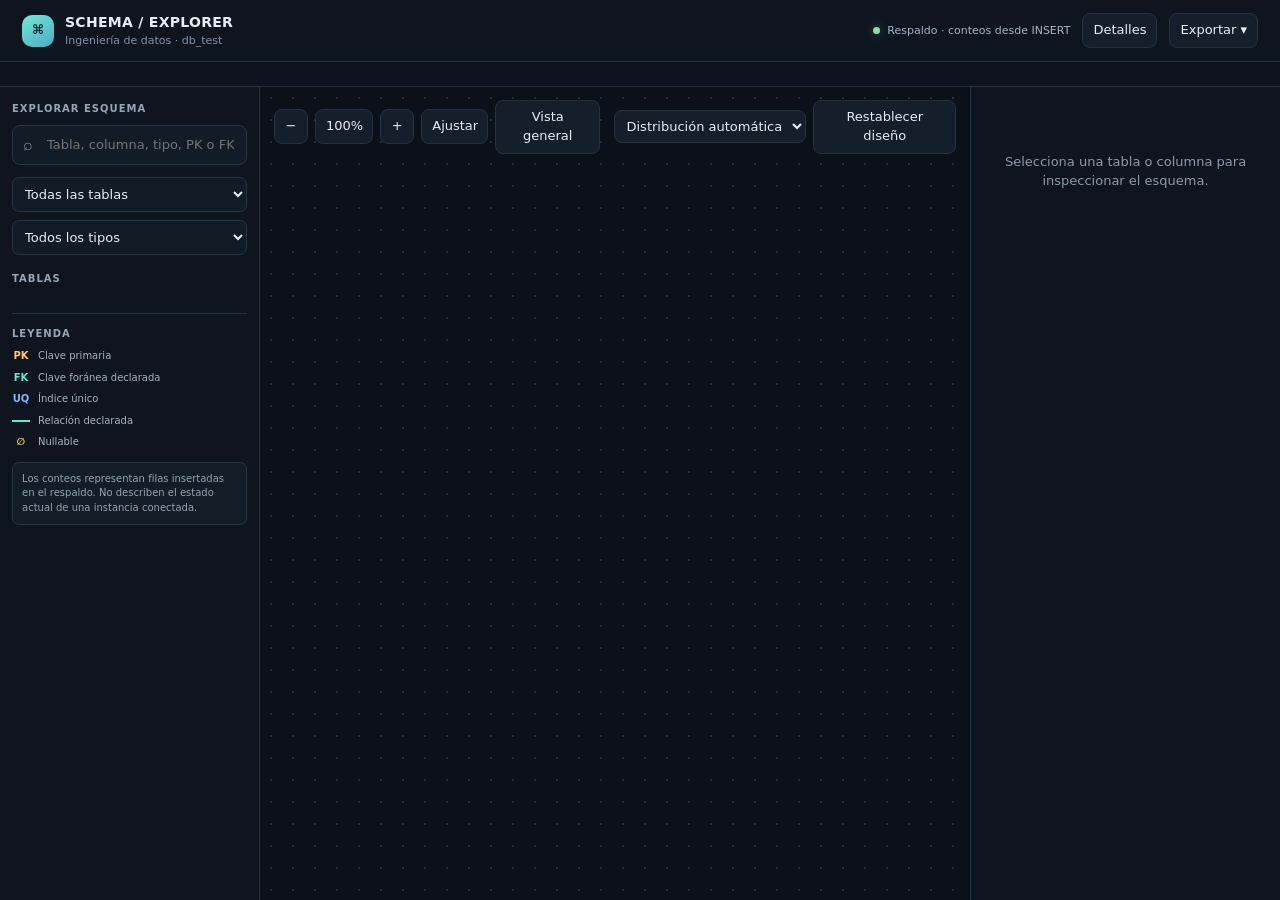
<file: Practica03/diagrama/index.html>
<!doctype html>
<html lang="es">
<head>
<meta charset="utf-8"><meta name="viewport" content="width=device-width,initial-scale=1"><meta name="color-scheme" content="dark">
<title>db_test · Explorador EER</title>
<style>
:root{--bg:#0b1017;--panel:#101923;--panel2:#141f2b;--line:#243344;--muted:#8393a5;--text:#e7edf4;--cyan:#6ce3d2;--blue:#80b7ff;--amber:#ffc96b;--pink:#f28cb1;--green:#91dcab;--shadow:0 16px 48px #03070c88}*{box-sizing:border-box}body{margin:0;background:var(--bg);color:var(--text);font:13px/1.45 Inter,ui-sans-serif,system-ui,-apple-system,"Segoe UI",sans-serif}button,input,select{font:inherit;color:inherit}button{cursor:pointer}button:focus-visible,input:focus-visible,select:focus-visible{outline:2px solid var(--cyan);outline-offset:2px}.app{height:100vh;display:grid;grid-template-rows:62px auto 1fr;overflow:hidden}.top{display:flex;align-items:center;gap:18px;padding:0 22px;border-bottom:1px solid var(--line);background:#0e151e}.brand{display:flex;gap:11px;align-items:center;min-width:250px}.mark{width:32px;height:32px;border-radius:10px;background:linear-gradient(145deg,#72ead6,#4ba9c4);display:grid;place-items:center;color:#09202a;font-weight:900}.brand strong{font-size:14px;letter-spacing:.02em}.brand small{display:block;color:var(--muted);font-size:11px}.topright{margin-left:auto;display:flex;align-items:center;gap:12px}.source{color:#a6b6c4;display:flex;align-items:center;gap:7px;font-size:11px}.dot{width:7px;height:7px;background:var(--green);border-radius:50%;box-shadow:0 0 10px #91dcab66}.top button,.toolbar button,.toolbar select{background:var(--panel2);border:1px solid var(--line);border-radius:8px;padding:7px 10px}.stats{display:grid;grid-template-columns:repeat(5,minmax(130px,1fr));gap:10px;padding:12px 18px;border-bottom:1px solid var(--line);background:#0d141d}.stat{border:1px solid #1e2b39;border-radius:9px;padding:8px 12px;background:#111a24}.stat b{font-size:17px;font-weight:650}.stat small{display:block;color:var(--muted);font-size:10px;letter-spacing:.045em;text-transform:uppercase}.layout{min-height:0;display:grid;grid-template-columns:260px minmax(400px,1fr) 310px}.left,.right{background:#0e151e;min-height:0;overflow:auto}.left{border-right:1px solid var(--line);padding:15px 12px}.right{border-left:1px solid var(--line);padding:16px}.section{margin:0 0 8px;color:#96a6b6;text-transform:uppercase;letter-spacing:.1em;font-size:10px;font-weight:700}.search{position:relative;margin-bottom:12px}.search input{width:100%;padding:10px 12px 10px 34px;background:#121c27;border:1px solid #263747;border-radius:8px}.search span{position:absolute;left:11px;top:8px;color:#7f91a3;font-size:16px}.filters{display:grid;gap:8px;margin:11px 0 17px}.filters select{width:100%;padding:8px;background:#121c27;border:1px solid #263747;border-radius:7px}.tablelist{display:grid;gap:3px}.listitem{width:100%;border:0;border-radius:7px;background:transparent;text-align:left;padding:8px 9px;display:flex;justify-content:space-between;align-items:center;color:#c6d0da}.listitem:hover,.listitem.active{background:#1b2a37;color:#fff}.listitem small{color:#8495a6;font-size:10px}.listname{overflow:hidden;text-overflow:ellipsis;white-space:nowrap}.workspace{position:relative;overflow:hidden;background-color:#0b1118;background-image:radial-gradient(#233342 1px,transparent 1px);background-size:22px 22px}.toolbar{position:absolute;z-index:6;top:13px;left:14px;right:14px;display:flex;align-items:center;gap:7px;pointer-events:none}.toolbar>*{pointer-events:auto}.toolbar .spacer{flex:1}.toolbar select{padding:7px}.toolbar button{min-width:34px}.canvas{position:absolute;left:0;top:0;width:2400px;height:1800px;transform-origin:0 0;will-change:transform}.edges{position:absolute;inset:0;overflow:visible;pointer-events:none}.edge{fill:none;stroke:#456173;stroke-width:1.5;opacity:.78;transition:stroke .2s,opacity .2s,stroke-width .2s}.edge.active{stroke:var(--cyan);stroke-width:2.5;opacity:1}.edge.inferred{stroke:var(--amber);stroke-dasharray:6 6}.edge-label{font:10px ui-monospace,monospace;fill:#91a6b6}.edge-label.active{fill:var(--cyan)}.entity{position:absolute;width:250px;border:1px solid #2a3b4b;border-radius:10px;background:#111b26;box-shadow:var(--shadow);overflow:hidden;transition:opacity .18s,border-color .18s,box-shadow .18s,transform .18s}.entity:hover{border-color:#527082}.entity.selected{border-color:var(--cyan);box-shadow:0 0 0 1px #6ce3d244,0 12px 40px #0009}.entity.dim{opacity:.25}.entity.filtered{display:none}.entity-head{padding:10px 11px;background:linear-gradient(100deg,#192a37,#14212c);border-bottom:1px solid #283a49;display:flex;align-items:center;gap:8px}.entity-title{font:600 12px ui-monospace,SFMono-Regular,Consolas,monospace;overflow:hidden;text-overflow:ellipsis;white-space:nowrap;flex:1;cursor:pointer}.rowcount{font-size:9px;color:#8ea3b3;white-space:nowrap}.fold{border:0;background:none;color:#93a6b5;padding:0 2px;font-size:16px}.fields{padding:5px 0;max-height:420px;overflow:auto}.entity.collapsed .fields{display:none}.field{display:grid;grid-template-columns:25px minmax(0,1fr) auto;gap:5px;padding:4px 9px;align-items:center;min-height:24px;cursor:pointer}.field:hover,.field.focusfield{background:#20313e}.field .key{font-size:9px;color:var(--amber);font-weight:750;letter-spacing:.02em}.field.fk .key{color:var(--cyan)}.field .fname{font:11px ui-monospace,monospace;overflow:hidden;text-overflow:ellipsis;white-space:nowrap}.field .ftype{font:9px ui-monospace,monospace;color:#899cac;white-space:nowrap}.badge{font-size:8px;color:#87b9ff;border:1px solid #37516a;border-radius:4px;padding:0 3px;margin-left:3px}.detail-title{font:600 16px ui-monospace,monospace;overflow-wrap:anywhere}.muted{color:var(--muted)}.empty{padding:50px 12px;text-align:center;color:#8c9bab}.kv{display:grid;grid-template-columns:94px 1fr;gap:6px 8px;padding:12px 0;border-bottom:1px solid #202e3a;font-size:11px}.kv .k{color:#8294a5}.pill{display:inline-flex;border:1px solid #34485a;border-radius:12px;padding:2px 7px;color:#b6c6d4;font-size:10px;margin:2px}.panel-actions{display:flex;gap:7px;margin:13px 0}.panel-actions button,.export-btn{border:1px solid #2c4050;background:#182633;border-radius:7px;padding:7px 9px}.panel-actions button:hover,.export-btn:hover{border-color:var(--cyan)}.relrow{padding:8px 0;border-bottom:1px solid #1e2b37;font-size:11px}.relrow button{border:0;background:none;color:var(--cyan);padding:0;text-align:left}.legend{border-top:1px solid var(--line);margin-top:18px;padding-top:13px}.legendline{display:flex;align-items:center;gap:8px;margin:7px 0;color:#a6b4c1;font-size:10px}.swatch{width:18px;height:2px;background:var(--cyan)}.swatch.inferred{background:repeating-linear-gradient(90deg,var(--amber) 0 5px,transparent 5px 9px)}.keydot{font-size:10px;width:18px;text-align:center;color:var(--amber);font-weight:bold}.notice{margin-top:12px;border:1px solid #2b3945;background:#121d27;border-radius:7px;padding:9px;color:#93a4b2;font-size:10px}.toast{position:absolute;z-index:9;bottom:18px;left:50%;transform:translateX(-50%);background:#20313e;border:1px solid #3b5364;padding:8px 13px;border-radius:8px;opacity:0;transition:opacity .2s;pointer-events:none}.toast.show{opacity:1}.stats .warn b{color:var(--amber)}.exportmenu{position:relative}.context{position:absolute;z-index:10;right:0;top:35px;background:#16222d;border:1px solid #324657;padding:6px;border-radius:8px;display:none;min-width:180px;box-shadow:var(--shadow)}.context.open{display:grid}.context button{text-align:left;border:0}.context button:hover{background:#223443}.smallnote{font-size:10px;color:#7f91a2;line-height:1.5}.hr{height:1px;background:#202e3a;margin:14px 0}.mobile-head{display:none}
@media(max-width:1050px){.layout{grid-template-columns:220px minmax(360px,1fr)}.right{position:absolute;z-index:8;right:0;top:62px;bottom:0;width:min(310px,85vw);box-shadow:var(--shadow);transform:translateX(100%);transition:transform .22s}.right.open{transform:translateX(0)}.stats{grid-template-columns:repeat(5,minmax(100px,1fr))}.stat{padding:7px 9px}.stat b{font-size:15px}}
@media(max-width:680px){.app{grid-template-rows:56px auto 1fr}.brand{min-width:0}.brand small,.source{display:none}.top{padding:0 12px}.stats{grid-template-columns:repeat(3,1fr);gap:5px;padding:7px}.stat{padding:5px 7px}.stat b{font-size:13px}.stat small{font-size:8px}.layout{grid-template-columns:1fr}.left{display:none}.workspace{min-height:0}.toolbar{top:9px;left:8px;right:8px;gap:4px}.toolbar button,.toolbar select{padding:6px 7px;font-size:11px}.toolbar .filter-layout{display:none}}
@media(prefers-reduced-motion:reduce){*,*::before,*::after{animation-duration:.01ms!important;transition-duration:.01ms!important;scroll-behavior:auto!important}}
@media print{body{background:white;color:#111}.app{height:auto;overflow:visible}.top,.stats,.left,.right,.toolbar{display:none!important}.layout{display:block}.workspace{height:90vh;background:white}.entity{box-shadow:none;background:white;color:#111}.entity-head{background:#eee}.fields{display:block!important}.edge{stroke:#52616c}.edge-label{fill:#222}}
</style><style>.field .ftype{max-width:112px;overflow:hidden;text-overflow:ellipsis}</style></head>
<body><div class="app">
<header class="top"><div class="brand"><div class="mark">⌘</div><div><strong>SCHEMA / EXPLORER</strong><small>Ingeniería de datos · db_test</small></div></div><div class="topright"><span class="source"><i class="dot"></i> Respaldo · conteos desde INSERT</span><button id="mobileDetails">Detalles</button><button id="exportToggle">Exportar ▾</button><div class="context" id="exports"><button data-export="csv">Inventario CSV</button><button data-export="relations">Relaciones CSV</button><button data-export="counts">Conteos CSV</button><button data-export="svg">Diagrama SVG</button><button data-export="print">Imprimir / PDF</button><button data-export="report">Informe HTML</button></div></div></header>
<section class="stats" id="stats"></section>
<main class="layout"><aside class="left"><h2 class="section">Explorar esquema</h2><div class="search"><span>⌕</span><input id="search" placeholder="Tabla, columna, tipo, PK o FK…" autocomplete="off"></div><div class="filters"><select id="filter"><option value="all">Todas las tablas</option><option value="related">Tablas relacionadas</option><option value="fk">Con claves foráneas</option><option value="count">Con conteo disponible</option><option value="empty">Sin registros en respaldo</option></select><select id="typeFilter"><option value="all">Todos los tipos</option></select></div><h2 class="section">Tablas <span id="tableN"></span></h2><div class="tablelist" id="tablelist"></div><div class="legend"><h2 class="section">Leyenda</h2><div class="legendline"><span class="keydot">PK</span> Clave primaria</div><div class="legendline"><span class="keydot" style="color:var(--cyan)">FK</span> Clave foránea declarada</div><div class="legendline"><span class="keydot" style="color:var(--blue)">UQ</span> Índice único</div><div class="legendline"><span class="swatch"></span> Relación declarada</div><div class="legendline"><span class="keydot">∅</span> Nullable</div><div class="notice">Los conteos representan filas insertadas en el respaldo. No describen el estado actual de una instancia conectada.</div></div></aside>
<section class="workspace" id="workspace"><div class="toolbar"><button id="zoomOut" aria-label="Alejar">−</button><button id="zoomRead">100%</button><button id="zoomIn" aria-label="Acercar">+</button><button id="fit">Ajustar</button><button id="overview">Vista general</button><span class="spacer"></span><select id="arrange" class="filter-layout"><option value="auto">Distribución automática</option><option value="lr">Izquierda → derecha</option><option value="tb">Arriba → abajo</option><option value="group">Por conexiones</option></select><button id="reset">Restablecer diseño</button></div><div class="canvas" id="canvas"><svg class="edges" id="edges" width="2400" height="1800"></svg><div id="entities"></div></div><div id="toast" class="toast"></div></section>
<aside class="right" id="details"><div id="detailContent"><div class="empty">Selecciona una tabla o columna para inspeccionar el esquema.</div></div></aside></main></div>
<script>
const DB = __SCHEMA__;
const tables=DB.tables, byName=Object.fromEntries(tables.map(t=>[t.name,t]));
const el=id=>document.getElementById(id);let selected=null, selectedColumn=null, zoom=.82, pan={x:30,y:70}, drag=null, moved=false, query='', filter='all', typeFilter='all', highlighted=null;
const fkList=tables.flatMap(t=>t.foreignKeys.map((f,i)=>({...f,from:t.name,id:t.name+'_'+i,unique:f.columns.every(c=>t.indexes.some(ix=>ix.kind==='UNIQUE'&&ix.columns.length===1&&ix.columns[0]===c)),optional:f.columns.some(c=>t.columns.find(x=>x.name===c)?.nullable)})));
const nf=n=>n==null?'No declarado en el respaldo':String(n);
function countText(t){return t.rowCount==null?'Conteo no disponible':`${t.rowCount.toLocaleString('es-MX')} filas`;}
function buildStats(){const known=tables.filter(t=>t.rowCount!==null),sum=known.reduce((a,t)=>a+t.rowCount,0),all=known.length===tables.length;el('stats').innerHTML=`<div class="stat"><b>${tables.length}</b><small>Tablas</small></div><div class="stat"><b>${all?sum.toLocaleString('es-MX'):'Parcial · '+sum.toLocaleString('es-MX')}</b><small>${all?'Filas en respaldo':'Filas contabilizadas'}</small></div><div class="stat"><b>${known.length} / ${tables.length}</b><small>Conteo disponible</small></div><div class="stat"><b>${known.filter(t=>t.rowCount===0).length}</b><small>Tablas vacías en dump</small></div><div class="stat"><b>${fkList.length}</b><small>Relaciones declaradas</small></div>`;}
function sizes(){return Object.fromEntries(tables.map(t=>[t.name,{w:250,h:51+t.columns.length*24}]));}
function layout(mode='auto'){const coords={};let rows=4, cols=4;
 if(mode==='tb'){tables.forEach((t,i)=>coords[t.name]={x:70+(i%4)*340,y:90+Math.floor(i/4)*440});}
 else if(mode==='lr'){tables.forEach((t,i)=>coords[t.name]={x:70+Math.floor(i/4)*360,y:80+(i%4)*410});}
 else if(mode==='group'){let seen=new Set(),groups=[];for(const t of tables){if(seen.has(t.name))continue;let group=[t.name];seen.add(t.name);let changed=true;while(changed){changed=false;for(const f of fkList){if(group.includes(f.from)&&!seen.has(f.table)){group.push(f.table);seen.add(f.table);changed=true}if(group.includes(f.table)&&!seen.has(f.from)){group.push(f.from);seen.add(f.from);changed=true}}}groups.push(group)}let gx=0,gy=0;for(const g of groups){g.forEach((n,i)=>coords[n]={x:80+gx*640+(i%2)*300,y:90+gy*700+Math.floor(i/2)*360});gx++;if(gx===3){gx=0;gy++}}}
 else tables.forEach((t,i)=>coords[t.name]={x:70+(i%4)*350,y:85+Math.floor(i/4)*430});
 // Keep self-referencing tables separate from their own connector.
 tables.forEach(t=>{t.pos=coords[t.name]});return coords;}
layout();
function relationFor(t,c){return fkList.flatMap(f=>f.from===t.name?f.columns.map((col,i)=>col===c?{...f,source:true,targetColumn:f.references[i]}:null):f.table===t.name?f.references.map((col,i)=>col===c?{...f,source:false,sourceColumn:f.columns[i]}:null):[]).filter(Boolean)}
function tableMatch(t){const q=query.toLowerCase();if(q&&!t.name.toLowerCase().includes(q)&&!t.columns.some(c=>(c.name+' '+c.type+' '+(c.keys||[]).join(' ')).toLowerCase().includes(q)))return false;if(filter==='related'&&!fkList.some(f=>f.from===t.name||f.table===t.name))return false;if(filter==='fk'&&!t.foreignKeys.length)return false;if(filter==='count'&&t.rowCount==null)return false;if(filter==='empty'&&t.rowCount!==0)return false;if(typeFilter!=='all'&&!t.columns.some(c=>c.type.toLowerCase().includes(typeFilter)))return false;return true;}
function renderList(){const matching=tables.filter(tableMatch);el('tableN').textContent=`(${matching.length})`;el('tablelist').innerHTML=matching.map(t=>`<button class="listitem ${selected===t.name?'active':''}" data-table="${t.name}"><span class="listname">${t.name}</span><small>${t.rowCount==null?'—':t.rowCount.toLocaleString('es-MX')}</small></button>`).join('');el('tablelist').querySelectorAll('[data-table]').forEach(b=>b.onclick=()=>selectTable(b.dataset.table,true));}
function renderEntities(){const host=el('entities');host.innerHTML='';for(const t of tables){const p=t.pos,div=document.createElement('article');div.className='entity'+(selected===t.name?' selected':'')+(selected&&selected!==t.name&&!fkList.some(f=>(f.from===selected&&f.table===t.name)||(f.table===selected&&f.from===t.name))?' dim':'');div.dataset.name=t.name;div.style.left=p.x+'px';div.style.top=p.y+'px';div.innerHTML=`<header class="entity-head"><span class="entity-title">${t.name}</span><span class="rowcount">${t.rowCount==null?'sin conteo':t.rowCount.toLocaleString('es-MX')+' filas'}</span><button class="fold" title="Contraer o expandir">⌄</button></header><div class="fields">${t.columns.map(c=>{const keys=c.keys||[],uniq=(c.uniqueIndexes||[]).length;return `<div class="field ${(keys.includes('FK')?'fk':'')} ${selectedColumn&&selectedColumn.table===t.name&&selectedColumn.name===c.name?'focusfield':''}" data-col="${c.name}" title="${c.name} · ${c.type}"><span class="key">${keys.map(k=>k==='PK'?'PK':'FK').join('·')}${uniq?' UQ':''}</span><span class="fname">${c.name}${c.nullable?'<span class="badge">NULL</span>':''}</span><span class="ftype">${c.type}</span></div>`}).join('')}</div>`;host.appendChild(div);div.querySelector('.entity-title').onclick=()=>selectTable(t.name,false);div.querySelector('.fold').onclick=e=>{e.stopPropagation();div.classList.toggle('collapsed');drawEdges()};div.querySelectorAll('.field').forEach(f=>f.onclick=()=>selectColumn(t.name,f.dataset.col));div.querySelector('.entity-head').onpointerdown=e=>startDrag(e,t.name);div.querySelector('.entity-head').style.cursor='grab';}
 annotateAssociative();renderEdges();}
function annotateAssociative(){for(const node of document.querySelectorAll('.entity')){const t=byName[node.dataset.name],fkcols=t.foreignKeys.flatMap(f=>f.columns),assoc=t.foreignKeys.length>=2&&t.primaryKey.length>0&&t.primaryKey.every(c=>fkcols.includes(c));const old=node.querySelector('.assoc-badge');if(old)old.remove();if(assoc){const b=document.createElement('span');b.className='badge assoc-badge';b.textContent='ASOC.';b.title='Entidad asociativa: PK compuesta por columnas de FK';node.querySelector('.entity-head').insertBefore(b,node.querySelector('.rowcount'));}}}
function renderEdges(){const svg=el('edges');svg.innerHTML='';for(const f of fkList){const a=byName[f.from].pos,b=byName[f.table].pos;const ah=51+(byName[f.from].columns.length*24),bh=51+(byName[f.table].columns.length*24);let x1=a.x+250,y1=a.y+Math.min(ah-16,40),x2=b.x,y2=b.y+Math.min(bh-16,40);if(f.from===f.table){x1=a.x+250;y1=a.y+30;x2=a.x+250;y2=a.y+ah-25;}let mid=(x1+x2)/2, path=`M ${x1} ${y1} C ${mid} ${y1}, ${mid} ${y2}, ${x2} ${y2}`;if(Math.abs(a.x-b.x)<20&&f.from!==f.table){path=`M ${a.x+125} ${a.y+ah} C ${a.x+125} ${a.y+ah+55},${b.x+125} ${b.y-45},${b.x+125} ${b.y}`;x1=a.x+125;x2=b.x+125;y1=a.y+ah;y2=b.y}
 const active=selected&&(selected===f.from||selected===f.table);const p=document.createElementNS('http://www.w3.org/2000/svg','path');p.setAttribute('d',path);p.setAttribute('class','edge'+(active?' active':''));p.dataset.fk=f.id;svg.appendChild(p);const label=document.createElementNS('http://www.w3.org/2000/svg','text');label.setAttribute('x',(x1+x2)/2);label.setAttribute('y',(y1+y2)/2-6);label.setAttribute('class','edge-label'+(active?' active':''));label.textContent=`${f.name||'FK'} · ${f.unique?'1:1':'1:N'}`;svg.appendChild(label);}}
function drawEdges(){renderEdges()}
function applyTransform(){el('canvas').style.transform=`translate(${pan.x}px,${pan.y}px) scale(${zoom})`;el('zoomRead').textContent=Math.round(zoom*100)+'%'}
function focus(name){const p=byName[name].pos,rect=el('workspace').getBoundingClientRect();pan={x:rect.width/2-(p.x+125)*zoom,y:rect.height/2-(p.y+80)*zoom};applyTransform()}
function selectTable(name,center){selected=name;selectedColumn=null;renderList();renderEntities();showTable(name);if(center)focus(name);if(query){const term=query.toLowerCase(),hit=byName[name].columns.find(c=>(c.name+' '+c.type+' '+(c.keys||[]).join(' ')).toLowerCase().includes(term));if(hit)selectColumn(name,hit.name)}}
function showTable(name){const t=byName[name];if(!t)return;const incoming=fkList.filter(f=>f.table===name),outgoing=fkList.filter(f=>f.from===name);el('detailContent').innerHTML=`<div class="section">Entidad</div><div class="detail-title">${t.name}</div><div class="smallnote">${DB.database} · ${t.columns.length} atributos</div><div class="panel-actions"><button id="centerSelected">Centrar</button><button id="collapseSelected">Contraer</button></div><div class="kv"><span class="k">Registros</span><span>${countText(t)}<div class="smallnote">${t.countSource==='backup inserts'?'Contados en los INSERT del respaldo':t.countSource}</div></span><span class="k">Motor</span><span>${nf(t.engine)}</span><span class="k">Charset</span><span>${nf(t.charset)}</span><span class="k">Collation</span><span>${nf(t.collation)}</span><span class="k">Clave primaria</span><span>${t.primaryKey.length?t.primaryKey.map(x=>`<span class="pill">${x}</span>`).join(''):'No declarada'}</span><span class="k">Índices</span><span>${t.indexes.map(ix=>`<span class="pill">${ix.kind} · ${ix.name} (${ix.columns.join(', ')})</span>`).join('')||'No declarados'}</span></div><div class="hr"></div><div class="section">Dependencias entrantes (${incoming.length})</div>${incoming.map(f=>`<div class="relrow"><button data-goto="${f.from}">${f.from}.${f.columns.join(', ')}</button> → ${name}.${f.references.join(', ')}<div class="smallnote">${f.name||'FK'} · ${f.unique?'1:1':'1:N'} ${f.onDelete?'· DELETE '+f.onDelete:''}</div></div>`).join('')||'<div class="smallnote">Ninguna</div>'}<div class="hr"></div><div class="section">Referencias salientes (${outgoing.length})</div>${outgoing.map(f=>`<div class="relrow">${name}.${f.columns.join(', ')} → <button data-goto="${f.table}">${f.table}.${f.references.join(', ')}</button><div class="smallnote">${f.name||'FK'} · ${f.unique?'1:1':'1:N'} ${f.onDelete?'· DELETE '+f.onDelete:''} ${f.onUpdate?'· UPDATE '+f.onUpdate:''}</div></div>`).join('')||'<div class="smallnote">Ninguna</div>'}<div class="hr"></div><div class="section">Atributos (${t.columns.length})</div><div class="smallnote">Selecciona una columna en el diagrama para ver sus propiedades declaradas.</div>`;el('details').classList.add('open');el('centerSelected').onclick=()=>focus(name);el('collapseSelected').onclick=()=>{document.querySelector(`[data-name="${CSS.escape(name)}"]`).classList.toggle('collapsed');drawEdges()};el('detailContent').querySelectorAll('[data-goto]').forEach(b=>b.onclick=()=>selectTable(b.dataset.goto,true));}
function selectColumn(table,col){selected=table;selectedColumn={table,name:col};renderList();renderEntities();const t=byName[table],c=t.columns.find(x=>x.name===col),rels=relationFor(t,col),indexes=t.indexes.filter(i=>i.columns.includes(col));el('detailContent').innerHTML=`<div class="section">Atributo</div><div class="detail-title">${c.name}</div><div class="smallnote">Tabla <button data-goto="${table}" style="border:0;background:none;color:var(--cyan);cursor:pointer">${table}</button></div><div class="kv"><span class="k">Tipo completo</span><span>${c.type}</span><span class="k">Permite NULL</span><span>${c.nullable?'Sí':'No'}</span><span class="k">Predeterminado</span><span>${nf(c.default)}</span><span class="k">Llaves</span><span>${(c.keys||[]).join(', ')||'Ninguna declarada'}</span><span class="k">AUTO_INCREMENT</span><span>${c.autoIncrement?'Sí':'No'}</span><span class="k">Índices</span><span>${indexes.map(i=>`${i.kind}: ${i.name} (${i.columns.join(', ')})`).join(' · ')||'No participa'}</span><span class="k">ON UPDATE</span><span>${nf(c.onUpdate)}</span><span class="k">Comentario</span><span>${nf(c.comment)}</span></div><div class="section" style="margin-top:15px">Relación declarada</div>${rels.map(r=>`<div class="relrow">${r.source?`${table}.${col} → `:`${r.from}.${r.sourceColumn} → ${table}.${col}`}<button data-goto="${r.source?r.table:r.from}">${r.source?`${r.table}.${r.targetColumn}`:`${r.from}.${r.sourceColumn}`}</button><div class="smallnote">${r.name||'FK'} · ${r.unique?'1:1':'1:N'} ${r.onDelete?'· DELETE '+r.onDelete:''} ${r.onUpdate?'· UPDATE '+r.onUpdate:''}</div></div>`).join('')||'<div class="smallnote">No participa en una clave foránea declarada.</div>'}<div class="notice">El respaldo no declara escala/precisión por separado ni comentarios para esta columna; revisa el tipo literal de arriba.</div>`;el('details').classList.add('open');el('detailContent').querySelectorAll('[data-goto]').forEach(b=>b.onclick=()=>selectTable(b.dataset.goto,true));}
function startDrag(e,name){if(e.button!==0||e.target.closest('button'))return;drag={name,x:e.clientX,y:e.clientY,origin:{...byName[name].pos}};moved=false;el('workspace').setPointerCapture?.(e.pointerId);e.preventDefault()}
el('workspace').addEventListener('pointermove',e=>{if(!drag||drag.pan)return;const dx=(e.clientX-drag.x)/zoom,dy=(e.clientY-drag.y)/zoom;if(Math.abs(dx)+Math.abs(dy)>3)moved=true;byName[drag.name].pos={x:drag.origin.x+dx,y:drag.origin.y+dy};const node=document.querySelector(`[data-name="${CSS.escape(drag.name)}"]`);node.style.left=byName[drag.name].pos.x+'px';node.style.top=byName[drag.name].pos.y+'px';renderEdges()});el('workspace').addEventListener('pointerup',()=>{drag=null});
el('workspace').addEventListener('pointerdown',e=>{if(e.target.closest('.entity')||e.target.closest('.toolbar'))return;drag={pan:true,x:e.clientX,y:e.clientY,origin:{...pan}}});el('workspace').addEventListener('pointermove',e=>{if(!drag?.pan)return;pan={x:drag.origin.x+e.clientX-drag.x,y:drag.origin.y+e.clientY-drag.y};applyTransform()});el('workspace').addEventListener('pointerup',()=>{if(drag?.pan)drag=null});
function zoomAt(factor,cx,cy){const z=Math.max(.35,Math.min(1.6,zoom*factor)),r=el('workspace').getBoundingClientRect();cx=cx??r.width/2;cy=cy??r.height/2;const wx=(cx-pan.x)/zoom,wy=(cy-pan.y)/zoom;zoom=z;pan={x:cx-wx*zoom,y:cy-wy*zoom};applyTransform()}
el('zoomIn').onclick=()=>zoomAt(1.15);el('zoomOut').onclick=()=>zoomAt(.87);el('zoomRead').onclick=()=>{zoom=.82;applyTransform()};el('workspace').addEventListener('wheel',e=>{if(e.ctrlKey||e.metaKey){e.preventDefault();zoomAt(e.deltaY<0?1.08:.92,e.clientX-el('workspace').getBoundingClientRect().left,e.clientY-el('workspace').getBoundingClientRect().top)}},{passive:false});
el('fit').onclick=()=>{const pos=tables.map(t=>t.pos),x=Math.min(...pos.map(p=>p.x)),y=Math.min(...pos.map(p=>p.y)),right=Math.max(...pos.map(p=>p.x+270)),bottom=Math.max(...pos.map(p=>p.y+480));const r=el('workspace').getBoundingClientRect();zoom=Math.min(1.05,(r.width-60)/(right-x),(r.height-90)/(bottom-y));pan={x:(r.width-(right-x)*zoom)/2-x*zoom,y:56-y*zoom};applyTransform()};el('overview').onclick=()=>{layout('auto');renderEntities();el('fit').click()};el('reset').onclick=()=>{layout(el('arrange').value);renderEntities();notify('Distribución automática restablecida')};el('arrange').onchange=()=>{layout(el('arrange').value);renderEntities();el('fit').click()};
function runSearch(){query=el('search').value.trim();renderList();document.querySelectorAll('.entity').forEach(node=>{const t=byName[node.dataset.name],hit=!query||t.name.toLowerCase().includes(query.toLowerCase())||t.columns.some(c=>(c.name+' '+c.type+' '+(c.keys||[]).join(' ')).toLowerCase().includes(query.toLowerCase()));node.classList.toggle('filtered',!tableMatch(t));if(query&&hit&&tableMatch(t))node.classList.remove('dim')});}
el('search').oninput=runSearch;el('filter').onchange=()=>{filter=el('filter').value;runSearch()};el('typeFilter').onchange=()=>{typeFilter=el('typeFilter').value;runSearch()};
function notify(s){el('toast').textContent=s;el('toast').classList.add('show');setTimeout(()=>el('toast').classList.remove('show'),1800)}
function download(name,content,type){const a=document.createElement('a');a.href=URL.createObjectURL(new Blob([content],{type}));a.download=name;a.click();setTimeout(()=>URL.revokeObjectURL(a.href),1000)}
const escCsv=s=>'"'+String(s??'').replaceAll('"','""')+'"';
function csv(kind){let rows=[];if(kind==='csv'){rows=[['tabla','columna','tipo','nullable','default','pk','fk','unique','auto_increment','indexes','comment']];for(const t of tables)for(const c of t.columns)rows.push([t.name,c.name,c.type,c.nullable,c.default,(c.keys||[]).includes('PK'),(c.keys||[]).includes('FK'),(c.uniqueIndexes||[]).join('|'),c.autoIncrement,(c.indexes||[]).join('|'),c.comment])}else if(kind==='relations'){rows=[['constraint','tabla_origen','columnas_origen','tabla_destino','columnas_destino','cardinalidad','on_delete','on_update']];for(const f of fkList)rows.push([f.name,f.from,f.columns.join('|'),f.table,f.references.join('|'),f.unique?'1:1':'1:N',f.onDelete,f.onUpdate])}else{rows=[['tabla','filas_respaldo','fuente']];for(const t of tables)rows.push([t.name,t.rowCount,t.rowCount===null?'No disponible':`INSERT en ${DB.source}`])}download(`db_test_${kind}.csv`,'\ufeff'+rows.map(r=>r.map(escCsv).join(',')).join('\r\n'),'text/csv;charset=utf-8')}
function exportSvg(){const clone=el('edges').cloneNode(true);for(const n of document.querySelectorAll('.entity')){const r=n.getBoundingClientRect(),w=250,h=51+byName[n.dataset.name].columns.length*24,canvasRect=el('canvas').getBoundingClientRect();const x=(r.left-canvasRect.left)/zoom,y=(r.top-canvasRect.top)/zoom;const g=document.createElementNS('http://www.w3.org/2000/svg','g');g.innerHTML=`<rect x="${x}" y="${y}" width="250" height="${h}" rx="10" fill="#111b26" stroke="#6ce3d2"/><text x="${x+12}" y="${y+22}" fill="#e7edf4" font-family="monospace" font-size="13">${n.dataset.name}</text>`;clone.appendChild(g)}clone.setAttribute('viewBox','0 0 2400 1800');download('db_test_eer.svg',new XMLSerializer().serializeToString(clone),'image/svg+xml')}
el('exportToggle').onclick=()=>el('exports').classList.toggle('open');document.querySelectorAll('[data-export]').forEach(b=>b.onclick=()=>{el('exports').classList.remove('open');if(b.dataset.export==='print')window.print();else if(b.dataset.export==='svg')exportSvg();else if(b.dataset.export==='report'){download('db_test_documentacion.html',`<!doctype html><meta charset="utf-8"><title>db_test · documentación</title><h1>db_test · documentación del esquema</h1><p>Fuente: ${DB.source} · dump MySQL ${DB.serverVersion}</p><p>Conteos por datos incluidos en el respaldo; no representan una consulta actual.</p><h2>Tablas</h2><pre>${JSON.stringify(tables,null,2).replaceAll('<','&lt;')}</pre><h2>Relaciones</h2><pre>${JSON.stringify(fkList,null,2).replaceAll('<','&lt;')}</pre>`,'text/html')}else csv(b.dataset.export)});
function exportSvg(){const xml=s=>String(s??'').replace(/[&<>"']/g,c=>({'&':'&amp;','<':'&lt;','>':'&gt;','"':'&quot;',"'":'&apos;'}[c]));let body=el('edges').innerHTML;for(const t of tables){const p=t.pos,h=51+t.columns.length*24;body+=`<g><title>${xml(t.name)} · ${xml(countText(t))}</title><rect x="${p.x}" y="${p.y}" width="250" height="${h}" rx="10" fill="#111b26" stroke="#426074"/><text x="${p.x+10}" y="${p.y+23}" fill="#e7edf4" font-family="monospace" font-size="12">${xml(t.name)} · ${xml(countText(t))}</text>`;t.columns.forEach((c,i)=>{const y=p.y+51+i*24+16,key=(c.keys||[]).join('/');body+=`<text x="${p.x+9}" y="${y}" fill="${key.includes('FK')?'#6ce3d2':key.includes('PK')?'#ffc96b':'#d5dfe8'}" font-family="monospace" font-size="9"><title>${xml(JSON.stringify(c))}</title>${xml(key||'·')} ${xml(c.name)} : ${xml(c.type)}</text>`});body+='</g>'}const data=xml(JSON.stringify(DB));const svg=`<svg xmlns="http://www.w3.org/2000/svg" width="2400" height="1800" viewBox="0 0 2400 1800"><metadata>${data}</metadata><rect width="100%" height="100%" fill="#0b1118"/>${body}</svg>`;download('db_test_eer.svg',svg,'image/svg+xml')}
el('mobileDetails').onclick=()=>el('details').classList.toggle('open');document.addEventListener('click',e=>{if(!e.target.closest('#exportToggle')&&!e.target.closest('#exports'))el('exports').classList.remove('open')});
const objects=document.createElement('details');objects.className='notice';objects.innerHTML=`<summary>Otros objetos del respaldo</summary><div class="smallnote" style="margin-top:7px"><b>Vistas (${DB.views.length})</b><br>${DB.views.join('<br>')}<br><br><b>Triggers (${DB.triggers.length})</b><br>${DB.triggers.join('<br>')}<br><br><b>Procedimientos (${DB.procedures.length})</b><br>${DB.procedures.join('<br>')}<br><br>Eventos: ${DB.events.length?'declarados':'ninguno detectado'}</div>`;objects.insertAdjacentHTML('beforeend',`<div class="smallnote" style="margin-top:8px"><b>Respaldo</b><br>${DB.source}<br>Generado: ${DB.created}<br>Conteos basados en el volcado.</div>`);document.querySelector('.filters').after(objects);
const types=[...new Set(tables.flatMap(t=>t.columns.map(c=>c.type.replace(/\(.*/,''))))].sort();for(const t of types){const o=document.createElement('option');o.value=t;o.textContent=t;el('typeFilter').appendChild(o)}
buildStats();renderList();renderEntities();applyTransform();el('fit').click();
</script></body></html>
</file>
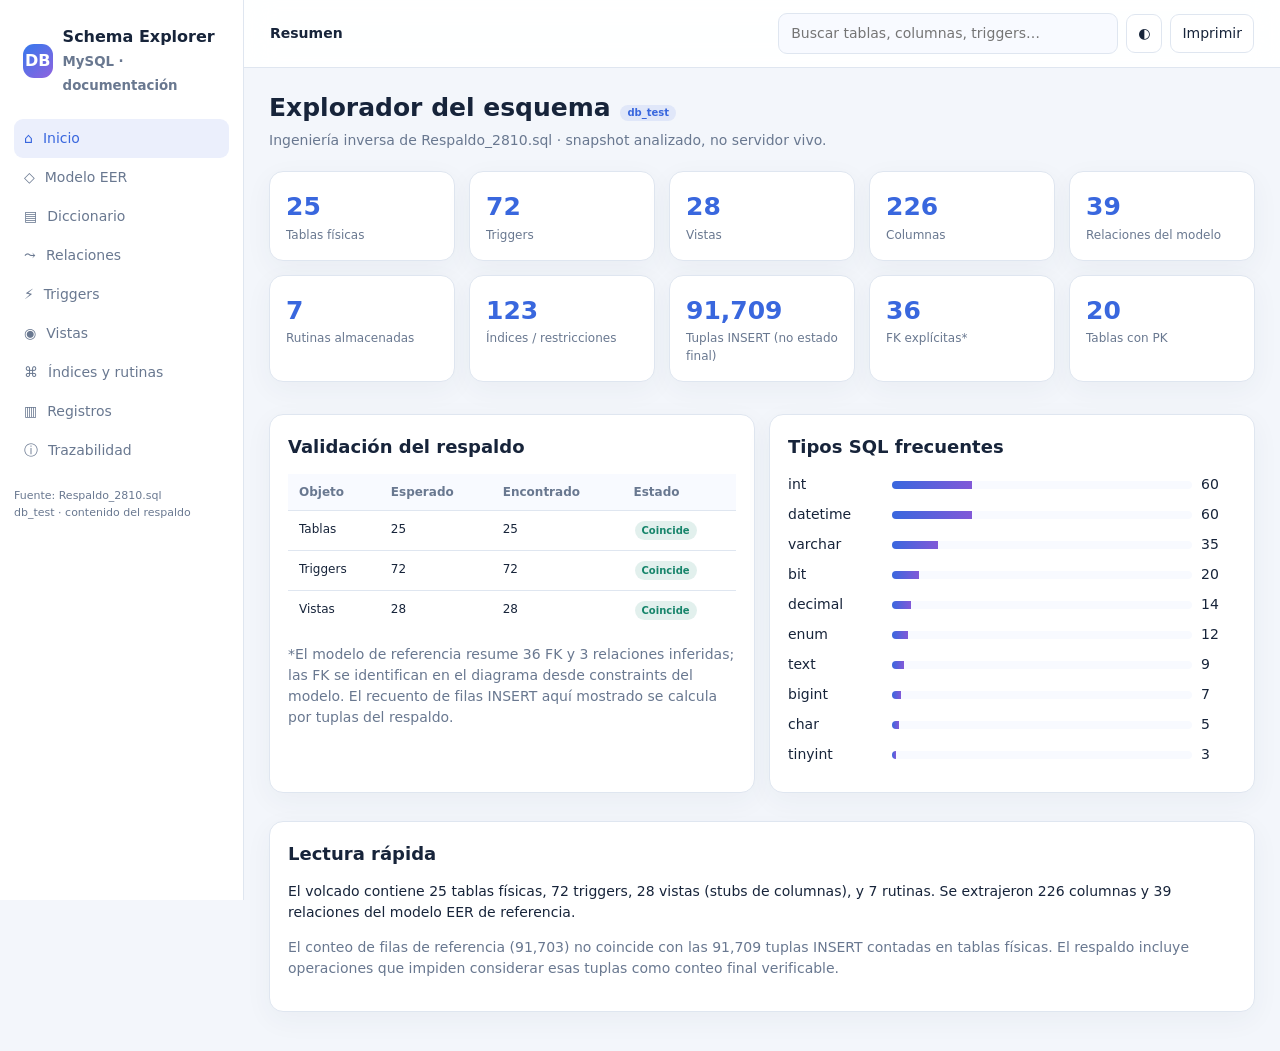
<file: Practica03/docs/index.html>
<!doctype html><html lang="es" data-theme="light"><head><meta charset="utf-8"><meta name="viewport" content="width=device-width,initial-scale=1"><meta name="description" content="Explorador interactivo de db_test basado en Respaldo_2810.sql"><title>db_test · Diccionario y modelo EER</title><style>
:root{--bg:#f3f6fb;--panel:#fff;--panel2:#f8faff;--text:#17243a;--muted:#697890;--line:#dfe6f0;--blue:#3967de;--violet:#8159d8;--green:#17856b;--orange:#c67a1c;--shadow:0 8px 28px #2336530c}*{box-sizing:border-box}body{margin:0;background:var(--bg);color:var(--text);font:14px/1.5 Inter,ui-sans-serif,system-ui,-apple-system,"Segoe UI",sans-serif}html[data-theme=dark]{--bg:#101725;--panel:#182235;--panel2:#202c40;--text:#e5ebf5;--muted:#a1aec2;--line:#2b3a52;--blue:#82a4ff;--violet:#b59aff;--green:#5ed5b3;--orange:#ffc374;--shadow:0 8px 28px #0003}button,input,select{font:inherit}button{cursor:pointer;color:inherit;background:var(--panel);border:1px solid var(--line);border-radius:9px;padding:8px 11px}button:hover{border-color:var(--blue);color:var(--blue)}.shell{display:grid;grid-template-columns:244px minmax(0,1fr);min-height:100vh}.side{position:sticky;top:0;height:100vh;overflow:auto;background:var(--panel);border-right:1px solid var(--line);padding:20px 14px}.brand{font-size:16px;font-weight:750;display:flex;gap:10px;align-items:center;padding:5px 9px 22px}.logo{width:34px;height:34px;border-radius:11px;background:linear-gradient(140deg,#3478ed,#9063df);color:white;display:grid;place-items:center;font-weight:800}.navgroup{margin:12px 0}.navlabel{font-size:10px;letter-spacing:.12em;text-transform:uppercase;color:var(--muted);padding:7px 10px}.nav{width:100%;display:flex;justify-content:flex-start;gap:10px;border:0;background:none;text-align:left;color:var(--muted);padding:9px 10px}.nav.active,.nav:hover{background:color-mix(in srgb,var(--blue) 10%,transparent);color:var(--blue)}.main{min-width:0}.top{height:68px;position:sticky;top:0;z-index:4;background:color-mix(in srgb,var(--panel) 92%,transparent);backdrop-filter:blur(14px);border-bottom:1px solid var(--line);display:flex;align-items:center;justify-content:space-between;padding:0 26px}.crumb{font-weight:650}.actions{display:flex;gap:8px;align-items:center}.search{width:min(340px,36vw);padding:9px 12px;border-radius:9px;border:1px solid var(--line);background:var(--panel2);color:var(--text)}main{padding:25px;max-width:1600px;margin:auto}.page{display:none}.page.active{display:block;animation:enter .2s ease}@keyframes enter{from{opacity:.5;transform:translateY(4px)}to{opacity:1;transform:none}}h1{font-size:25px;line-height:1.2;margin:0 0 7px}h2{font-size:18px;margin:0 0 14px}h3{font-size:15px;margin:0 0 9px}.sub{color:var(--muted);margin:0 0 20px}.grid{display:grid;gap:14px}.stats{grid-template-columns:repeat(5,minmax(130px,1fr));margin:18px 0}.card,.panel{background:var(--panel);border:1px solid var(--line);border-radius:14px;box-shadow:var(--shadow)}.stat{padding:16px}.stat .num{font-size:25px;font-weight:760;color:var(--blue)}.stat .label{font-size:12px;color:var(--muted)}.panel{padding:18px;margin:14px 0}.twocol{grid-template-columns:1fr 1fr}.threecol{grid-template-columns:repeat(3,1fr)}.tablewrap{overflow:auto;border:1px solid var(--line);border-radius:10px}table{border-collapse:collapse;width:100%;font-size:12px}th,td{padding:9px 11px;text-align:left;border-bottom:1px solid var(--line);vertical-align:top}th{background:var(--panel2);color:var(--muted);font-weight:650;position:sticky;top:0}tr:last-child td{border-bottom:0}.badge{display:inline-flex;padding:2px 7px;border-radius:20px;background:color-mix(in srgb,var(--blue) 10%,transparent);color:var(--blue);font-size:10px;font-weight:650;margin:1px}.badge.green{background:color-mix(in srgb,var(--green) 12%,transparent);color:var(--green)}.badge.orange{background:color-mix(in srgb,var(--orange) 14%,transparent);color:var(--orange)}.toolbar{display:flex;flex-wrap:wrap;gap:8px;align-items:center;margin:12px 0}.toolbar input,.toolbar select{padding:8px 10px;border:1px solid var(--line);background:var(--panel);color:var(--text);border-radius:8px}.list{display:grid;gap:8px}.item{padding:13px;border:1px solid var(--line);border-radius:10px;background:var(--panel2);cursor:pointer}.item:hover{border-color:var(--blue)}pre{white-space:pre-wrap;word-break:break-word;max-height:370px;overflow:auto;background:#111a2a;color:#d8e2f5;border-radius:10px;padding:13px;font:11px/1.55 ui-monospace,SFMono-Regular,Consolas,monospace}.diagram{height:calc(100vh - 235px);min-height:560px;overflow:hidden;position:relative;padding:0}.diagram svg{width:100%;height:100%;touch-action:none;background:radial-gradient(circle at 1px 1px,color-mix(in srgb,var(--muted) 17%,transparent) 1px,transparent 0);background-size:22px 22px}.entity{cursor:grab;filter:drop-shadow(0 4px 5px #0002)}.entity:active{cursor:grabbing}.entity rect{fill:var(--panel);stroke:var(--line);stroke-width:1.5}.entity.selected rect{stroke:var(--blue);stroke-width:2.5}.entity.dim{opacity:.23}.entity text{fill:var(--text);font-family:inherit}.entity .head{font-weight:700;font-size:12px}.entity .attr{font-size:10px;fill:var(--muted)}.edge{fill:none;stroke:#8c9ab0;stroke-width:1.5}.edge.inferred{stroke-dasharray:5 4;stroke:var(--orange)}.edge.dim{opacity:.1}.edge.selected{stroke:var(--blue);stroke-width:3}.floating{position:absolute;top:12px;left:12px;display:flex;gap:6px}.floating button{box-shadow:var(--shadow)}.drawer{position:fixed;right:14px;top:82px;bottom:14px;width:min(430px,calc(100vw - 30px));background:var(--panel);z-index:8;border:1px solid var(--line);border-radius:14px;box-shadow:0 18px 70px #0003;padding:18px;overflow:auto;display:none}.drawer.open{display:block;animation:enter .18s ease}.drawerclose{float:right}.muted{color:var(--muted)}.empty{padding:22px;text-align:center;color:var(--muted)}.bar{height:8px;border-radius:9px;background:var(--panel2);overflow:hidden;min-width:90px}.bar i{display:block;height:100%;background:linear-gradient(90deg,var(--blue),var(--violet))}.footer{color:var(--muted);font-size:11px;margin-top:18px}.mobilemenu{display:none}.pillrow{display:flex;gap:7px;flex-wrap:wrap}.kpi-link{cursor:pointer}.hide{display:none!important}@media(max-width:1050px){.stats{grid-template-columns:repeat(3,1fr)}.shell{grid-template-columns:210px minmax(0,1fr)}}@media(max-width:760px){.shell{display:block}.side{position:fixed;z-index:9;left:-260px;width:244px;transition:left .2s}.side.open{left:0;box-shadow:0 0 0 100vmax #0006}.top{padding:0 12px}.mobilemenu{display:inline-flex}main{padding:16px 12px}.stats{grid-template-columns:repeat(2,1fr)}.twocol,.threecol{grid-template-columns:1fr}.search{width:38vw}.diagram{height:70vh;min-height:430px}}@media print{.side,.top,.toolbar,.floating,button,.drawer{display:none!important}.shell{display:block}main{padding:0;max-width:none}.page{display:block!important;break-before:page}.page:first-child{break-before:auto}.card,.panel{box-shadow:none;break-inside:avoid}.diagram{height:700px;min-height:0;break-inside:avoid}pre{white-space:pre-wrap;max-height:none;background:#fff;color:#111;border:1px solid #bbb}body{background:white;color:#111;font-size:10pt}th{position:static}}
 .search-results{position:fixed;z-index:12;right:155px;top:58px;width:min(430px,calc(100vw - 25px));max-height:65vh;overflow:auto;background:var(--panel);border:1px solid var(--line);border-radius:11px;box-shadow:0 18px 60px #0003;padding:6px;display:none}.search-results.open{display:block}.search-result{width:100%;display:flex;justify-content:space-between;text-align:left;border:0;background:transparent;border-radius:7px;padding:8px}.search-result:hover{background:var(--panel2)}@media(max-width:760px){.search-results{right:8px;top:58px}} @media print{.print-section{break-before:page}.print-section:first-child{break-before:auto}} </style></head><body><div class="shell"><aside id="side" class="side"><div class="brand"><span class="logo">DB</span><span>Schema Explorer<br><small class="muted">MySQL · documentación</small></span></div><div id="nav"></div><div class="footer">Fuente: Respaldo_2810.sql<br>db_test · contenido del respaldo</div></aside><div class="main"><header class="top"><div class="actions"><button class="mobilemenu" onclick="document.querySelector('#side').classList.toggle('open')">☰</button><span id="crumb" class="crumb">Resumen</span></div><div class="actions"><input id="globalSearch" class="search" placeholder="Buscar tablas, columnas, triggers…" aria-label="Búsqueda global"><button id="theme">◐</button><button onclick="window.print()">Imprimir</button></div></header><div id="searchResults" class="search-results" role="listbox"></div><main id="content"></main></div></div><aside class="drawer" id="drawer"><button class="drawerclose" onclick="closeDrawer()">Cerrar</button><div id="drawerBody"></div></aside><script id="dataset" type="application/json">{"database":"db_test","tables":[{"name":"tb_buyer_orders","columns":[{"name":"ID","type":"int unsigned","definition":"int unsigned NOT NULL AUTO_INCREMENT","nullable":false,"pk":true,"auto":true,"default":null,"unique":false,"keyRole":"pk"},{"name":"order_ID","type":"int unsigned","definition":"int unsigned NOT NULL","nullable":false,"pk":false,"auto":false,"default":null,"unique":false,"keyRole":null},{"name":"seller_ID","type":"int unsigned","definition":"int unsigned NOT NULL","nullable":false,"pk":false,"auto":false,"default":null,"unique":false,"keyRole":"fk","fk":"tb_users.ID"},{"name":"subtotal","type":"decimal(12,2)","definition":"decimal(12,2) NOT NULL DEFAULT '0.00'","nullable":false,"pk":false,"auto":false,"default":"'0.00'","unique":false,"keyRole":null},{"name":"shipping_cost","type":"decimal(12,2)","definition":"decimal(12,2) NOT NULL DEFAULT '0.00'","nullable":false,"pk":false,"auto":false,"default":"'0.00'","unique":false,"keyRole":null},{"name":"fulfillment_status","type":"enum('Pending','Accepted','Preparing','Sent','Delivered','Canceled','Returned')","definition":"enum('Pending','Accepted','Preparing','Sent','Delivered','Canceled','Returned') NOT NULL DEFAULT 'Pending'","nullable":false,"pk":false,"auto":false,"default":"'Pending'","unique":false,"keyRole":null},{"name":"creation_date","type":"datetime","definition":"datetime NOT NULL DEFAULT CURRENT_TIMESTAMP","nullable":false,"pk":false,"auto":false,"default":"CURRENT_TIMESTAMP","unique":false,"keyRole":null},{"name":"last_update","type":"datetime","definition":"datetime DEFAULT NULL ON UPDATE CURRENT_TIMESTAMP","nullable":true,"pk":false,"auto":false,"default":"NULL","unique":false,"keyRole":null}],"constraints":["PRIMARY KEY (`ID`)","KEY `fk_seller_orders_seller_idx` (`seller_ID`)","CONSTRAINT `fk_seller_orders_seller` FOREIGN KEY (`seller_ID`) REFERENCES `tb_users` (`ID`)","CONSTRAINT `tb_buyer_orders_chk_1` CHECK ((`subtotal` >= 0))","CONSTRAINT `tb_buyer_orders_chk_2` CHECK ((`shipping_cost` >= 0))"],"sql":"CREATE TABLE `tb_buyer_orders` (\n  `ID` int unsigned NOT NULL AUTO_INCREMENT,\n  `order_ID` int unsigned NOT NULL,\n  `seller_ID` int unsigned NOT NULL,\n  `subtotal` decimal(12,2) NOT NULL DEFAULT '0.00',\n  `shipping_cost` decimal(12,2) NOT NULL DEFAULT '0.00',\n  `fulfillment_status` enum('Pending','Accepted','Preparing','Sent','Delivered','Canceled','Returned') NOT NULL DEFAULT 'Pending',\n  `creation_date` datetime NOT NULL DEFAULT CURRENT_TIMESTAMP,\n  `last_update` datetime DEFAULT NULL ON UPDATE CURRENT_TIMESTAMP,\n  PRIMARY KEY (`ID`),\n  KEY `fk_seller_orders_seller_idx` (`seller_ID`),\n  CONSTRAINT `fk_seller_orders_seller` FOREIGN KEY (`seller_ID`) REFERENCES `tb_users` (`ID`),\n  CONSTRAINT `tb_buyer_orders_chk_1` CHECK ((`subtotal` >= 0)),\n  CONSTRAINT `tb_buyer_orders_chk_2` CHECK ((`shipping_cost` >= 0))\n) ENGINE=I","layout":{"tag":"Pedidos","row":0,"col":2,"width":330},"rowsInserted":0},{"name":"tb_cancellations","columns":[{"name":"ID","type":"int unsigned","definition":"int unsigned NOT NULL AUTO_INCREMENT","nullable":false,"pk":true,"auto":true,"default":null,"unique":false,"keyRole":"pk"},{"name":"buyer_order_ID","type":"int unsigned","definition":"int unsigned NOT NULL","nullable":false,"pk":false,"auto":false,"default":null,"unique":false,"keyRole":"fk","fk":"tb_buyer_orders.ID"},{"name":"user_ID","type":"int unsigned","definition":"int unsigned NOT NULL","nullable":false,"pk":false,"auto":false,"default":null,"unique":false,"keyRole":"fk","fk":"tb_users.ID"},{"name":"cancellation_reason","type":"varchar(500)","definition":"varchar(500) NOT NULL","nullable":false,"pk":false,"auto":false,"default":null,"unique":false,"keyRole":null},{"name":"cancellation_status","type":"enum('Requested','Approved','Rejected','Completed')","definition":"enum('Requested','Approved','Rejected','Completed') NOT NULL DEFAULT 'Requested'","nullable":false,"pk":false,"auto":false,"default":"'Requested'","unique":false,"keyRole":null},{"name":"requested_date","type":"datetime","definition":"datetime NOT NULL DEFAULT CURRENT_TIMESTAMP","nullable":false,"pk":false,"auto":false,"default":"CURRENT_TIMESTAMP","unique":false,"keyRole":null},{"name":"resolved_date","type":"datetime","definition":"datetime DEFAULT NULL","nullable":true,"pk":false,"auto":false,"default":"NULL","unique":false,"keyRole":null},{"name":"resolution_notes","type":"text","definition":"text","nullable":true,"pk":false,"auto":false,"default":null,"unique":false,"keyRole":null},{"name":"status","type":"bit(1)","definition":"bit(1) NOT NULL DEFAULT b'1'","nullable":false,"pk":false,"auto":false,"default":"b'1'","unique":false,"keyRole":null},{"name":"creation_date","type":"datetime","definition":"datetime NOT NULL DEFAULT CURRENT_TIMESTAMP","nullable":false,"pk":false,"auto":false,"default":"CURRENT_TIMESTAMP","unique":false,"keyRole":null},{"name":"last_update","type":"datetime","definition":"datetime DEFAULT NULL ON UPDATE CURRENT_TIMESTAMP","nullable":true,"pk":false,"auto":false,"default":"NULL","unique":false,"keyRole":null}],"constraints":["PRIMARY KEY (`ID`)","KEY `idx_cancellation_order` (`buyer_order_ID`)","KEY `idx_cancellation_user` (`user_ID`)","CONSTRAINT `fk_cancellations_order` FOREIGN KEY (`buyer_order_ID`) REFERENCES `tb_buyer_orders` (`ID`)","CONSTRAINT `fk_cancellations_user` FOREIGN KEY (`user_ID`) REFERENCES `tb_users` (`ID`)"],"sql":"CREATE TABLE `tb_cancellations` (\n  `ID` int unsigned NOT NULL AUTO_INCREMENT,\n  `buyer_order_ID` int unsigned NOT NULL,\n  `user_ID` int unsigned NOT NULL,\n  `cancellation_reason` varchar(500) NOT NULL,\n  `cancellation_status` enum('Requested','Approved','Rejected','Completed') NOT NULL DEFAULT 'Requested',\n  `requested_date` datetime NOT NULL DEFAULT CURRENT_TIMESTAMP,\n  `resolved_date` datetime DEFAULT NULL,\n  `resolution_notes` text,\n  `status` bit(1) NOT NULL DEFAULT b'1',\n  `creation_date` datetime NOT NULL DEFAULT CURRENT_TIMESTAMP,\n  `last_update` datetime DEFAULT NULL ON UPDATE CURRENT_TIMESTAMP,\n  PRIMARY KEY (`ID`),\n  KEY `idx_cancellation_order` (`buyer_order_ID`),\n  KEY `idx_cancellation_user` (`user_ID`),\n  CONSTRAINT `fk_cancellations_order` FOREIGN KEY (`buyer_order_ID`) REFERENCES `tb_buyer_orders` (`ID`),\n  CONSTRAINT `fk_cancellations_user` FOREIGN KEY (`user_ID`) REFERENCES `tb_users` (`ID`)\n) ENGINE=I","layout":{"tag":"Pedidos","row":1,"col":2,"width":330},"rowsInserted":0},{"name":"tb_carts","columns":[{"name":"ID","type":"int unsigned","definition":"int unsigned NOT NULL AUTO_INCREMENT","nullable":false,"pk":true,"auto":true,"default":null,"unique":false,"keyRole":"pk"},{"name":"user_ID","type":"int unsigned","definition":"int unsigned NOT NULL","nullable":false,"pk":false,"auto":false,"default":null,"unique":false,"keyRole":["uk","fk"],"fk":"tb_users.ID"},{"name":"creation_date","type":"datetime","definition":"datetime NOT NULL DEFAULT CURRENT_TIMESTAMP","nullable":false,"pk":false,"auto":false,"default":"CURRENT_TIMESTAMP","unique":false,"keyRole":null},{"name":"last_update","type":"datetime","definition":"datetime DEFAULT NULL ON UPDATE CURRENT_TIMESTAMP","nullable":true,"pk":false,"auto":false,"default":"NULL","unique":false,"keyRole":null},{"name":"status","type":"bit(1)","definition":"bit(1) DEFAULT b'1'","nullable":true,"pk":false,"auto":false,"default":"b'1'","unique":false,"keyRole":null}],"constraints":["PRIMARY KEY (`ID`)","UNIQUE KEY `uk_cart_user` (`user_ID`)","CONSTRAINT `tb_carts_ibfk_1` FOREIGN KEY (`user_ID`) REFERENCES `tb_users` (`ID`)"],"sql":"CREATE TABLE `tb_carts` (\n  `ID` int unsigned NOT NULL AUTO_INCREMENT,\n  `user_ID` int unsigned NOT NULL,\n  `creation_date` datetime NOT NULL DEFAULT CURRENT_TIMESTAMP,\n  `last_update` datetime DEFAULT NULL ON UPDATE CURRENT_TIMESTAMP,\n  `status` bit(1) DEFAULT b'1',\n  PRIMARY KEY (`ID`),\n  UNIQUE KEY `uk_cart_user` (`user_ID`),\n  CONSTRAINT `tb_carts_ibfk_1` FOREIGN KEY (`user_ID`) REFERENCES `tb_users` (`ID`)\n) ENGINE=I","layout":{"tag":"Cuentas","row":3,"col":0,"width":330},"rowsInserted":0},{"name":"tb_logs","columns":[{"name":"ID","type":"int","definition":"int NOT NULL AUTO_INCREMENT","nullable":false,"pk":true,"auto":true,"default":null,"unique":false,"keyRole":"pk"},{"name":"table_name","type":"varchar(100)","definition":"varchar(100) NOT NULL","nullable":false,"pk":false,"auto":false,"default":null,"unique":false,"keyRole":null},{"name":"operation","type":"enum('Create','Read','Update','Delete')","definition":"enum('Create','Read','Update','Delete') NOT NULL","nullable":false,"pk":false,"auto":false,"default":null,"unique":false,"keyRole":null},{"name":"db_users","type":"varchar(80)","definition":"varchar(80) NOT NULL","nullable":false,"pk":false,"auto":false,"default":null,"unique":false,"keyRole":null},{"name":"description","type":"text","definition":"text NOT NULL","nullable":false,"pk":false,"auto":false,"default":null,"unique":false,"keyRole":null},{"name":"operation_date","type":"datetime","definition":"datetime NOT NULL DEFAULT CURRENT_TIMESTAMP","nullable":false,"pk":false,"auto":false,"default":"CURRENT_TIMESTAMP","unique":false,"keyRole":null},{"name":"operation_status","type":"bit(1)","definition":"bit(1) DEFAULT b'1'","nullable":true,"pk":false,"auto":false,"default":"b'1'","unique":false,"keyRole":null}],"constraints":["PRIMARY KEY (`ID`)"],"sql":"CREATE TABLE `tb_logs` (\n  `ID` int NOT NULL AUTO_INCREMENT,\n  `table_name` varchar(100) NOT NULL,\n  `operation` enum('Create','Read','Update','Delete') NOT NULL,\n  `db_users` varchar(80) NOT NULL,\n  `description` text NOT NULL,\n  `operation_date` datetime NOT NULL DEFAULT CURRENT_TIMESTAMP,\n  `operation_status` bit(1) DEFAULT b'1',\n  PRIMARY KEY (`ID`)\n) ENGINE=I","layout":{"tag":"Cuentas","row":4,"col":0,"width":330},"rowsInserted":45865},{"name":"tb_payment_methods","columns":[{"name":"ID","type":"int unsigned","definition":"int unsigned NOT NULL AUTO_INCREMENT","nullable":false,"pk":true,"auto":true,"default":null,"unique":false,"keyRole":"pk"},{"name":"order_ID","type":"int unsigned","definition":"int unsigned NOT NULL","nullable":false,"pk":false,"auto":false,"default":null,"unique":false,"keyRole":["fk"]},{"name":"user_ID","type":"int unsigned","definition":"int unsigned NOT NULL","nullable":false,"pk":false,"auto":false,"default":null,"unique":false,"keyRole":"fk","fk":"tb_users.ID"},{"name":"payment_method_type_ID","type":"int unsigned","definition":"int unsigned NOT NULL","nullable":false,"pk":false,"auto":false,"default":null,"unique":false,"keyRole":"fk","fk":"tbc_payment_methods_types.ID"},{"name":"payment_reference","type":"varchar(150)","definition":"varchar(150) DEFAULT NULL","nullable":true,"pk":false,"auto":false,"default":"NULL","unique":false,"keyRole":null},{"name":"amount","type":"decimal(12,2)","definition":"decimal(12,2) NOT NULL","nullable":false,"pk":false,"auto":false,"default":null,"unique":false,"keyRole":null},{"name":"currency","type":"char(3)","definition":"char(3) NOT NULL DEFAULT 'MXN'","nullable":false,"pk":false,"auto":false,"default":"'MXN'","unique":false,"keyRole":null},{"name":"payment_status","type":"enum('Pending','Authorized','Paid','Failed','Cancelled','Refunded')","definition":"enum('Pending','Authorized','Paid','Failed','Cancelled','Refunded') NOT NULL DEFAULT 'Pending'","nullable":false,"pk":false,"auto":false,"default":"'Pending'","unique":false,"keyRole":null},{"name":"payment_date","type":"datetime","definition":"datetime DEFAULT NULL","nullable":true,"pk":false,"auto":false,"default":"NULL","unique":false,"keyRole":null},{"name":"notes","type":"text","definition":"text","nullable":true,"pk":false,"auto":false,"default":null,"unique":false,"keyRole":null},{"name":"status","type":"bit(1)","definition":"bit(1) NOT NULL DEFAULT b'1'","nullable":false,"pk":false,"auto":false,"default":"b'1'","unique":false,"keyRole":null},{"name":"creation_date","type":"datetime","definition":"datetime NOT NULL DEFAULT CURRENT_TIMESTAMP","nullable":false,"pk":false,"auto":false,"default":"CURRENT_TIMESTAMP","unique":false,"keyRole":null},{"name":"last_update","type":"datetime","definition":"datetime DEFAULT NULL ON UPDATE CURRENT_TIMESTAMP","nullable":true,"pk":false,"auto":false,"default":"NULL","unique":false,"keyRole":null}],"constraints":["PRIMARY KEY (`ID`)","KEY `idx_payment_methods_order` (`order_ID`)","KEY `idx_payment_methods_user` (`user_ID`)","KEY `idx_payment_methods_type` (`payment_method_type_ID`)","CONSTRAINT `fk_payment_methods_type` FOREIGN KEY (`payment_method_type_ID`) REFERENCES `tbc_payment_methods_types` (`ID`)","CONSTRAINT `fk_payment_methods_user` FOREIGN KEY (`user_ID`) REFERENCES `tb_users` (`ID`)","CONSTRAINT `chk_payment_methods_amount` CHECK ((`amount` > 0))"],"sql":"CREATE TABLE `tb_payment_methods` (\n  `ID` int unsigned NOT NULL AUTO_INCREMENT,\n  `order_ID` int unsigned NOT NULL,\n  `user_ID` int unsigned NOT NULL,\n  `payment_method_type_ID` int unsigned NOT NULL,\n  `payment_reference` varchar(150) DEFAULT NULL,\n  `amount` decimal(12,2) NOT NULL,\n  `currency` char(3) NOT NULL DEFAULT 'MXN',\n  `payment_status` enum('Pending','Authorized','Paid','Failed','Cancelled','Refunded') NOT NULL DEFAULT 'Pending',\n  `payment_date` datetime DEFAULT NULL,\n  `notes` text,\n  `status` bit(1) NOT NULL DEFAULT b'1',\n  `creation_date` datetime NOT NULL DEFAULT CURRENT_TIMESTAMP,\n  `last_update` datetime DEFAULT NULL ON UPDATE CURRENT_TIMESTAMP,\n  PRIMARY KEY (`ID`),\n  KEY `idx_payment_methods_order` (`order_ID`),\n  KEY `idx_payment_methods_user` (`user_ID`),\n  KEY `idx_payment_methods_type` (`payment_method_type_ID`),\n  CONSTRAINT `fk_payment_methods_type` FOREIGN KEY (`payment_method_type_ID`) REFERENCES `tbc_payment_methods_types` (`ID`),\n  CONSTRAINT `fk_payment_methods_user` FOREIGN KEY (`user_ID`) REFERENCES `tb_users` (`ID`),\n  CONSTRAINT `chk_payment_methods_amount` CHECK ((`amount` > 0))\n) ENGINE=I","layout":{"tag":"Pagos","row":0,"col":3,"width":330},"rowsInserted":0},{"name":"tb_payment_transactions","columns":[{"name":"ID","type":"int unsigned","definition":"int unsigned NOT NULL AUTO_INCREMENT","nullable":false,"pk":true,"auto":true,"default":null,"unique":false,"keyRole":"pk"},{"name":"payment_ID","type":"int unsigned","definition":"int unsigned NOT NULL","nullable":false,"pk":false,"auto":false,"default":null,"unique":false,"keyRole":"fk","fk":"tb_payments.ID"},{"name":"event_type","type":"enum('Created','Authorized','Captured','Failed','Refunded','PartiallyRefunded')","definition":"enum('Created','Authorized','Captured','Failed','Refunded','PartiallyRefunded') NOT NULL","nullable":false,"pk":false,"auto":false,"default":null,"unique":false,"keyRole":null},{"name":"amount","type":"decimal(12,2)","definition":"decimal(12,2) NOT NULL","nullable":false,"pk":false,"auto":false,"default":null,"unique":false,"keyRole":null},{"name":"event_reference","type":"varchar(150)","definition":"varchar(150) DEFAULT NULL","nullable":true,"pk":false,"auto":false,"default":"NULL","unique":false,"keyRole":null},{"name":"remarks","type":"text","definition":"text","nullable":true,"pk":false,"auto":false,"default":null,"unique":false,"keyRole":null},{"name":"creation_date","type":"datetime","definition":"datetime NOT NULL DEFAULT CURRENT_TIMESTAMP","nullable":false,"pk":false,"auto":false,"default":"CURRENT_TIMESTAMP","unique":false,"keyRole":null}],"constraints":["PRIMARY KEY (`ID`)","KEY `fk_transactions_payments` (`payment_ID`)","CONSTRAINT `fk_transactions_payments` FOREIGN KEY (`payment_ID`) REFERENCES `tb_payments` (`ID`)","CONSTRAINT `chk_transaction_amount` CHECK ((`amount` >= 0))"],"sql":"CREATE TABLE `tb_payment_transactions` (\n  `ID` int unsigned NOT NULL AUTO_INCREMENT,\n  `payment_ID` int unsigned NOT NULL,\n  `event_type` enum('Created','Authorized','Captured','Failed','Refunded','PartiallyRefunded') NOT NULL,\n  `amount` decimal(12,2) NOT NULL,\n  `event_reference` varchar(150) DEFAULT NULL,\n  `remarks` text,\n  `creation_date` datetime NOT NULL DEFAULT CURRENT_TIMESTAMP,\n  PRIMARY KEY (`ID`),\n  KEY `fk_transactions_payments` (`payment_ID`),\n  CONSTRAINT `fk_transactions_payments` FOREIGN KEY (`payment_ID`) REFERENCES `tb_payments` (`ID`),\n  CONSTRAINT `chk_transaction_amount` CHECK ((`amount` >= 0))\n) ENGINE=I","layout":{"tag":"Pagos","row":1,"col":3,"width":330},"rowsInserted":0},{"name":"tb_payments","columns":[{"name":"ID","type":"int unsigned","definition":"int unsigned NOT NULL AUTO_INCREMENT","nullable":false,"pk":true,"auto":true,"default":null,"unique":false,"keyRole":"pk"},{"name":"order_ID","type":"int unsigned","definition":"int unsigned NOT NULL","nullable":false,"pk":false,"auto":false,"default":null,"unique":false,"keyRole":"fk","fk":"tb_buyer_orders.ID"},{"name":"amount","type":"decimal(12,2)","definition":"decimal(12,2) NOT NULL","nullable":false,"pk":false,"auto":false,"default":null,"unique":false,"keyRole":null},{"name":"currency","type":"char(3)","definition":"char(3) NOT NULL DEFAULT 'MXN'","nullable":false,"pk":false,"auto":false,"default":"'MXN'","unique":false,"keyRole":null},{"name":"payment_method","type":"enum('Card','SPEI','Transfer','Cash')","definition":"enum('Card','SPEI','Transfer','Cash') NOT NULL","nullable":false,"pk":false,"auto":false,"default":null,"unique":false,"keyRole":null},{"name":"provider","type":"varchar(50)","definition":"varchar(50) DEFAULT NULL","nullable":true,"pk":false,"auto":false,"default":"NULL","unique":true,"keyRole":"uk"},{"name":"provider_reference","type":"varchar(150)","definition":"varchar(150) DEFAULT NULL","nullable":true,"pk":false,"auto":false,"default":"NULL","unique":true,"keyRole":"uk"},{"name":"payment_status","type":"enum('Pending','Authorized','Paid','Failed','Refunded','PartiallyRefunded')","definition":"enum('Pending','Authorized','Paid','Failed','Refunded','PartiallyRefunded') NOT NULL DEFAULT 'Pending'","nullable":false,"pk":false,"auto":false,"default":"'Pending'","unique":false,"keyRole":null},{"name":"creation_date","type":"datetime","definition":"datetime NOT NULL DEFAULT CURRENT_TIMESTAMP","nullable":false,"pk":false,"auto":false,"default":"CURRENT_TIMESTAMP","unique":false,"keyRole":null},{"name":"paid_date","type":"datetime","definition":"datetime DEFAULT NULL","nullable":true,"pk":false,"auto":false,"default":"NULL","unique":false,"keyRole":null},{"name":"last_update","type":"datetime","definition":"datetime DEFAULT NULL ON UPDATE CURRENT_TIMESTAMP","nullable":true,"pk":false,"auto":false,"default":"NULL","unique":false,"keyRole":null}],"constraints":["PRIMARY KEY (`ID`)","UNIQUE KEY `uk_payment_reference` (`provider`,`provider_reference`)","KEY `fk_payments_buyer_orders` (`order_ID`)","CONSTRAINT `fk_payments_buyer_orders` FOREIGN KEY (`order_ID`) REFERENCES `tb_buyer_orders` (`ID`)","CONSTRAINT `chk_payment_amount` CHECK ((`amount` > 0))"],"sql":"CREATE TABLE `tb_payments` (\n  `ID` int unsigned NOT NULL AUTO_INCREMENT,\n  `order_ID` int unsigned NOT NULL,\n  `amount` decimal(12,2) NOT NULL,\n  `currency` char(3) NOT NULL DEFAULT 'MXN',\n  `payment_method` enum('Card','SPEI','Transfer','Cash') NOT NULL,\n  `provider` varchar(50) DEFAULT NULL,\n  `provider_reference` varchar(150) DEFAULT NULL,\n  `payment_status` enum('Pending','Authorized','Paid','Failed','Refunded','PartiallyRefunded') NOT NULL DEFAULT 'Pending',\n  `creation_date` datetime NOT NULL DEFAULT CURRENT_TIMESTAMP,\n  `paid_date` datetime DEFAULT NULL,\n  `last_update` datetime DEFAULT NULL ON UPDATE CURRENT_TIMESTAMP,\n  PRIMARY KEY (`ID`),\n  UNIQUE KEY `uk_payment_reference` (`provider`,`provider_reference`),\n  KEY `fk_payments_buyer_orders` (`order_ID`),\n  CONSTRAINT `fk_payments_buyer_orders` FOREIGN KEY (`order_ID`) REFERENCES `tb_buyer_orders` (`ID`),\n  CONSTRAINT `chk_payment_amount` CHECK ((`amount` > 0))\n) ENGINE=I","layout":{"tag":"Pagos","row":2,"col":3,"width":330},"rowsInserted":0},{"name":"tb_people","columns":[{"name":"person_ID","type":"bigint unsigned","definition":"bigint unsigned NOT NULL AUTO_INCREMENT","nullable":false,"pk":true,"auto":true,"default":null,"unique":false,"keyRole":"pk"},{"name":"user_ID","type":"int unsigned","definition":"int unsigned NOT NULL","nullable":false,"pk":false,"auto":false,"default":null,"unique":false,"keyRole":["uk","fk"],"fk":"tb_users.ID"},{"name":"courtesy_title","type":"varchar(50)","definition":"varchar(50) DEFAULT NULL","nullable":true,"pk":false,"auto":false,"default":"NULL","unique":false,"keyRole":null},{"name":"given_names","type":"varchar(150)","definition":"varchar(150) NOT NULL","nullable":false,"pk":false,"auto":false,"default":null,"unique":false,"keyRole":null},{"name":"family_names","type":"varchar(150)","definition":"varchar(150) DEFAULT NULL","nullable":true,"pk":false,"auto":false,"default":"NULL","unique":false,"keyRole":null},{"name":"birth_date","type":"date","definition":"date DEFAULT NULL","nullable":true,"pk":false,"auto":false,"default":"NULL","unique":false,"keyRole":null},{"name":"gender_ID","type":"tinyint unsigned","definition":"tinyint unsigned DEFAULT NULL","nullable":true,"pk":false,"auto":false,"default":"NULL","unique":false,"keyRole":null},{"name":"country_code","type":"char(2)","definition":"char(2) DEFAULT NULL","nullable":true,"pk":false,"auto":false,"default":"NULL","unique":false,"keyRole":null},{"name":"phone","type":"varchar(25)","definition":"varchar(25) DEFAULT NULL","nullable":true,"pk":false,"auto":false,"default":"NULL","unique":false,"keyRole":null},{"name":"status","type":"bit(1)","definition":"bit(1) NOT NULL DEFAULT b'1'","nullable":false,"pk":false,"auto":false,"default":"b'1'","unique":false,"keyRole":null},{"name":"creation_date","type":"datetime","definition":"datetime NOT NULL DEFAULT CURRENT_TIMESTAMP","nullable":false,"pk":false,"auto":false,"default":"CURRENT_TIMESTAMP","unique":false,"keyRole":null},{"name":"last_update","type":"datetime","definition":"datetime NOT NULL DEFAULT CURRENT_TIMESTAMP ON UPDATE CURRENT_TIMESTAMP","nullable":false,"pk":false,"auto":false,"default":"CURRENT_TIMESTAMP","unique":false,"keyRole":null}],"constraints":["PRIMARY KEY (`person_ID`)","UNIQUE KEY `uk_persons_user` (`user_ID`)","CONSTRAINT `fk_persons_user` FOREIGN KEY (`user_ID`) REFERENCES `tb_users` (`ID`)"],"sql":"CREATE TABLE `tb_people` (\n  `person_ID` bigint unsigned NOT NULL AUTO_INCREMENT,\n  `user_ID` int unsigned NOT NULL,\n  `courtesy_title` varchar(50) DEFAULT NULL,\n  `given_names` varchar(150) NOT NULL,\n  `family_names` varchar(150) DEFAULT NULL,\n  `birth_date` date DEFAULT NULL,\n  `gender_ID` tinyint unsigned DEFAULT NULL,\n  `country_code` char(2) DEFAULT NULL,\n  `phone` varchar(25) DEFAULT NULL,\n  `status` bit(1) NOT NULL DEFAULT b'1',\n  `creation_date` datetime NOT NULL DEFAULT CURRENT_TIMESTAMP,\n  `last_update` datetime NOT NULL DEFAULT CURRENT_TIMESTAMP ON UPDATE CURRENT_TIMESTAMP,\n  PRIMARY KEY (`person_ID`),\n  UNIQUE KEY `uk_persons_user` (`user_ID`),\n  CONSTRAINT `fk_persons_user` FOREIGN KEY (`user_ID`) REFERENCES `tb_users` (`ID`)\n) ENGINE=I","layout":{"tag":"Cuentas","row":1,"col":0,"width":330},"rowsInserted":10225},{"name":"tb_products","columns":[{"name":"ID","type":"int unsigned","definition":"int unsigned NOT NULL AUTO_INCREMENT","nullable":false,"pk":true,"auto":true,"default":null,"unique":false,"keyRole":"pk"},{"name":"SKU","type":"varchar(50)","definition":"varchar(50) NOT NULL","nullable":false,"pk":false,"auto":false,"default":null,"unique":true,"keyRole":"uk"},{"name":"name","type":"varchar(250)","definition":"varchar(250) NOT NULL","nullable":false,"pk":false,"auto":false,"default":null,"unique":false,"keyRole":null},{"name":"description","type":"text","definition":"text","nullable":true,"pk":false,"auto":false,"default":null,"unique":false,"keyRole":null},{"name":"current_price","type":"decimal(10,2)","definition":"decimal(10,2) NOT NULL DEFAULT '0.00'","nullable":false,"pk":false,"auto":false,"default":"'0.00'","unique":false,"keyRole":null},{"name":"current_stock","type":"int unsigned","definition":"int unsigned NOT NULL DEFAULT '0'","nullable":false,"pk":false,"auto":false,"default":"'0'","unique":false,"keyRole":null},{"name":"status","type":"bit(1)","definition":"bit(1) DEFAULT b'1'","nullable":true,"pk":false,"auto":false,"default":"b'1'","unique":false,"keyRole":null},{"name":"creation_date","type":"datetime","definition":"datetime NOT NULL DEFAULT CURRENT_TIMESTAMP","nullable":false,"pk":false,"auto":false,"default":"CURRENT_TIMESTAMP","unique":false,"keyRole":null},{"name":"last_update","type":"datetime","definition":"datetime NOT NULL ON UPDATE CURRENT_TIMESTAMP","nullable":false,"pk":false,"auto":false,"default":null,"unique":false,"keyRole":null}],"constraints":["PRIMARY KEY (`ID`)","UNIQUE KEY `SKU` (`SKU`)"],"sql":"CREATE TABLE `tb_products` (\n  `ID` int unsigned NOT NULL AUTO_INCREMENT,\n  `SKU` varchar(50) NOT NULL,\n  `name` varchar(250) NOT NULL,\n  `description` text,\n  `current_price` decimal(10,2) NOT NULL DEFAULT '0.00',\n  `current_stock` int unsigned NOT NULL DEFAULT '0',\n  `status` bit(1) DEFAULT b'1',\n  `creation_date` datetime NOT NULL DEFAULT CURRENT_TIMESTAMP,\n  `last_update` datetime NOT NULL ON UPDATE CURRENT_TIMESTAMP,\n  PRIMARY KEY (`ID`),\n  UNIQUE KEY `SKU` (`SKU`)\n) ENGINE=I","layout":{"tag":"Catálogo","row":0,"col":1,"width":330},"rowsInserted":15005},{"name":"tb_refunds","columns":[{"name":"ID","type":"int unsigned","definition":"int unsigned NOT NULL AUTO_INCREMENT","nullable":false,"pk":true,"auto":true,"default":null,"unique":false,"keyRole":"pk"},{"name":"payment_ID","type":"int unsigned","definition":"int unsigned NOT NULL","nullable":false,"pk":false,"auto":false,"default":null,"unique":false,"keyRole":"fk","fk":"tb_payments.ID"},{"name":"cancellation_ID","type":"int unsigned","definition":"int unsigned DEFAULT NULL","nullable":true,"pk":false,"auto":false,"default":"NULL","unique":false,"keyRole":"fk","fk":"tb_cancellations.ID"},{"name":"return_ID","type":"int unsigned","definition":"int unsigned DEFAULT NULL","nullable":true,"pk":false,"auto":false,"default":"NULL","unique":false,"keyRole":"fk","fk":"tb_returns.ID"},{"name":"amount","type":"decimal(12,2)","definition":"decimal(12,2) NOT NULL","nullable":false,"pk":false,"auto":false,"default":null,"unique":false,"keyRole":null},{"name":"currency","type":"char(3)","definition":"char(3) NOT NULL DEFAULT 'MXN'","nullable":false,"pk":false,"auto":false,"default":"'MXN'","unique":false,"keyRole":null},{"name":"refund_reason","type":"varchar(500)","definition":"varchar(500) NOT NULL","nullable":false,"pk":false,"auto":false,"default":null,"unique":false,"keyRole":null},{"name":"refund_status","type":"enum('Requested','Approved','Processing','Completed','Rejected','Failed')","definition":"enum('Requested','Approved','Processing','Completed','Rejected','Failed') NOT NULL DEFAULT 'Requested'","nullable":false,"pk":false,"auto":false,"default":"'Requested'","unique":false,"keyRole":null},{"name":"provider_reference","type":"varchar(150)","definition":"varchar(150) DEFAULT NULL","nullable":true,"pk":false,"auto":false,"default":"NULL","unique":false,"keyRole":null},{"name":"requested_date","type":"datetime","definition":"datetime NOT NULL DEFAULT CURRENT_TIMESTAMP","nullable":false,"pk":false,"auto":false,"default":"CURRENT_TIMESTAMP","unique":false,"keyRole":null},{"name":"processed_date","type":"datetime","definition":"datetime DEFAULT NULL","nullable":true,"pk":false,"auto":false,"default":"NULL","unique":false,"keyRole":null},{"name":"resolution_notes","type":"text","definition":"text","nullable":true,"pk":false,"auto":false,"default":null,"unique":false,"keyRole":null},{"name":"status","type":"bit(1)","definition":"bit(1) NOT NULL DEFAULT b'1'","nullable":false,"pk":false,"auto":false,"default":"b'1'","unique":false,"keyRole":null},{"name":"creation_date","type":"datetime","definition":"datetime NOT NULL DEFAULT CURRENT_TIMESTAMP","nullable":false,"pk":false,"auto":false,"default":"CURRENT_TIMESTAMP","unique":false,"keyRole":null},{"name":"last_update","type":"datetime","definition":"datetime DEFAULT NULL ON UPDATE CURRENT_TIMESTAMP","nullable":true,"pk":false,"auto":false,"default":"NULL","unique":false,"keyRole":null}],"constraints":["PRIMARY KEY (`ID`)","KEY `idx_refund_payment` (`payment_ID`)","KEY `idx_refund_cancellation` (`cancellation_ID`)","KEY `idx_refund_return` (`return_ID`)","CONSTRAINT `fk_refunds_cancellation` FOREIGN KEY (`cancellation_ID`) REFERENCES `tb_cancellations` (`ID`)","CONSTRAINT `fk_refunds_payment` FOREIGN KEY (`payment_ID`) REFERENCES `tb_payments` (`ID`)","CONSTRAINT `fk_refunds_return` FOREIGN KEY (`return_ID`) REFERENCES `tb_returns` (`ID`)","CONSTRAINT `chk_refund_amount` CHECK ((`amount` > 0))","CONSTRAINT `chk_refund_origin` CHECK (((`cancellation_ID` is not null) or (`return_ID` is not null)))"],"sql":"CREATE TABLE `tb_refunds` (\n  `ID` int unsigned NOT NULL AUTO_INCREMENT,\n  `payment_ID` int unsigned NOT NULL,\n  `cancellation_ID` int unsigned DEFAULT NULL,\n  `return_ID` int unsigned DEFAULT NULL,\n  `amount` decimal(12,2) NOT NULL,\n  `currency` char(3) NOT NULL DEFAULT 'MXN',\n  `refund_reason` varchar(500) NOT NULL,\n  `refund_status` enum('Requested','Approved','Processing','Completed','Rejected','Failed') NOT NULL DEFAULT 'Requested',\n  `provider_reference` varchar(150) DEFAULT NULL,\n  `requested_date` datetime NOT NULL DEFAULT CURRENT_TIMESTAMP,\n  `processed_date` datetime DEFAULT NULL,\n  `resolution_notes` text,\n  `status` bit(1) NOT NULL DEFAULT b'1',\n  `creation_date` datetime NOT NULL DEFAULT CURRENT_TIMESTAMP,\n  `last_update` datetime DEFAULT NULL ON UPDATE CURRENT_TIMESTAMP,\n  PRIMARY KEY (`ID`),\n  KEY `idx_refund_payment` (`payment_ID`),\n  KEY `idx_refund_cancellation` (`cancellation_ID`),\n  KEY `idx_refund_return` (`return_ID`),\n  CONSTRAINT `fk_refunds_cancellation` FOREIGN KEY (`cancellation_ID`) REFERENCES `tb_cancellations` (`ID`),\n  CONSTRAINT `fk_refunds_payment` FOREIGN KEY (`payment_ID`) REFERENCES `tb_payments` (`ID`),\n  CONSTRAINT `fk_refunds_return` FOREIGN KEY (`return_ID`) REFERENCES `tb_returns` (`ID`),\n  CONSTRAINT `chk_refund_amount` CHECK ((`amount` > 0)),\n  CONSTRAINT `chk_refund_origin` CHECK (((`cancellation_ID` is not null) or (`return_ID` is not null)))\n) ENGINE=I","layout":{"tag":"Pagos","row":3,"col":3,"width":330},"rowsInserted":0},{"name":"tb_returns","columns":[{"name":"ID","type":"int unsigned","definition":"int unsigned NOT NULL AUTO_INCREMENT","nullable":false,"pk":true,"auto":true,"default":null,"unique":false,"keyRole":"pk"},{"name":"buyer_order_ID","type":"int unsigned","definition":"int unsigned NOT NULL","nullable":false,"pk":false,"auto":false,"default":null,"unique":false,"keyRole":"fk","fk":"tb_buyer_orders.ID"},{"name":"order_item_ID","type":"int unsigned","definition":"int unsigned NOT NULL","nullable":false,"pk":false,"auto":false,"default":null,"unique":false,"keyRole":"fk","fk":"tbd_order_items.ID"},{"name":"user_ID","type":"int unsigned","definition":"int unsigned NOT NULL","nullable":false,"pk":false,"auto":false,"default":null,"unique":false,"keyRole":"fk","fk":"tb_users.ID"},{"name":"quantity","type":"int unsigned","definition":"int unsigned NOT NULL DEFAULT '1'","nullable":false,"pk":false,"auto":false,"default":"'1'","unique":false,"keyRole":null},{"name":"return_reason","type":"varchar(500)","definition":"varchar(500) NOT NULL","nullable":false,"pk":false,"auto":false,"default":null,"unique":false,"keyRole":null},{"name":"return_status","type":"enum('Requested','Authorized','Rejected','InTransit','Received','Inspected','Completed')","definition":"enum('Requested','Authorized','Rejected','InTransit','Received','Inspected','Completed') NOT NULL DEFAULT 'Requested'","nullable":false,"pk":false,"auto":false,"default":"'Requested'","unique":false,"keyRole":null},{"name":"requested_date","type":"datetime","definition":"datetime NOT NULL DEFAULT CURRENT_TIMESTAMP","nullable":false,"pk":false,"auto":false,"default":"CURRENT_TIMESTAMP","unique":false,"keyRole":null},{"name":"received_date","type":"datetime","definition":"datetime DEFAULT NULL","nullable":true,"pk":false,"auto":false,"default":"NULL","unique":false,"keyRole":null},{"name":"resolved_date","type":"datetime","definition":"datetime DEFAULT NULL","nullable":true,"pk":false,"auto":false,"default":"NULL","unique":false,"keyRole":null},{"name":"resolution_notes","type":"text","definition":"text","nullable":true,"pk":false,"auto":false,"default":null,"unique":false,"keyRole":null},{"name":"status","type":"bit(1)","definition":"bit(1) NOT NULL DEFAULT b'1'","nullable":false,"pk":false,"auto":false,"default":"b'1'","unique":false,"keyRole":null},{"name":"creation_date","type":"datetime","definition":"datetime NOT NULL DEFAULT CURRENT_TIMESTAMP","nullable":false,"pk":false,"auto":false,"default":"CURRENT_TIMESTAMP","unique":false,"keyRole":null},{"name":"last_update","type":"datetime","definition":"datetime DEFAULT NULL ON UPDATE CURRENT_TIMESTAMP","nullable":true,"pk":false,"auto":false,"default":"NULL","unique":false,"keyRole":null}],"constraints":["PRIMARY KEY (`ID`)","KEY `idx_return_order` (`buyer_order_ID`)","KEY `idx_return_item` (`order_item_ID`)","KEY `idx_return_user` (`user_ID`)","CONSTRAINT `fk_returns_item` FOREIGN KEY (`order_item_ID`) REFERENCES `tbd_order_items` (`ID`)","CONSTRAINT `fk_returns_order` FOREIGN KEY (`buyer_order_ID`) REFERENCES `tb_buyer_orders` (`ID`)","CONSTRAINT `fk_returns_user` FOREIGN KEY (`user_ID`) REFERENCES `tb_users` (`ID`)","CONSTRAINT `chk_return_quantity` CHECK ((`quantity` > 0))"],"sql":"CREATE TABLE `tb_returns` (\n  `ID` int unsigned NOT NULL AUTO_INCREMENT,\n  `buyer_order_ID` int unsigned NOT NULL,\n  `order_item_ID` int unsigned NOT NULL,\n  `user_ID` int unsigned NOT NULL,\n  `quantity` int unsigned NOT NULL DEFAULT '1',\n  `return_reason` varchar(500) NOT NULL,\n  `return_status` enum('Requested','Authorized','Rejected','InTransit','Received','Inspected','Completed') NOT NULL DEFAULT 'Requested',\n  `requested_date` datetime NOT NULL DEFAULT CURRENT_TIMESTAMP,\n  `received_date` datetime DEFAULT NULL,\n  `resolved_date` datetime DEFAULT NULL,\n  `resolution_notes` text,\n  `status` bit(1) NOT NULL DEFAULT b'1',\n  `creation_date` datetime NOT NULL DEFAULT CURRENT_TIMESTAMP,\n  `last_update` datetime DEFAULT NULL ON UPDATE CURRENT_TIMESTAMP,\n  PRIMARY KEY (`ID`),\n  KEY `idx_return_order` (`buyer_order_ID`),\n  KEY `idx_return_item` (`order_item_ID`),\n  KEY `idx_return_user` (`user_ID`),\n  CONSTRAINT `fk_returns_item` FOREIGN KEY (`order_item_ID`) REFERENCES `tbd_order_items` (`ID`),\n  CONSTRAINT `fk_returns_order` FOREIGN KEY (`buyer_order_ID`) REFERENCES `tb_buyer_orders` (`ID`),\n  CONSTRAINT `fk_returns_user` FOREIGN KEY (`user_ID`) REFERENCES `tb_users` (`ID`),\n  CONSTRAINT `chk_return_quantity` CHECK ((`quantity` > 0))\n) ENGINE=I","layout":{"tag":"Pedidos","row":3,"col":2,"width":330},"rowsInserted":0},{"name":"tb_shipments","columns":[{"name":"ID","type":"int unsigned","definition":"int unsigned NOT NULL AUTO_INCREMENT","nullable":false,"pk":true,"auto":true,"default":null,"unique":false,"keyRole":"pk"},{"name":"buyer_order_ID","type":"int unsigned","definition":"int unsigned NOT NULL","nullable":false,"pk":false,"auto":false,"default":null,"unique":false,"keyRole":"fk","fk":"tb_buyer_orders.ID"},{"name":"address_ID","type":"bigint unsigned","definition":"bigint unsigned NOT NULL","nullable":false,"pk":false,"auto":false,"default":null,"unique":false,"keyRole":"fk","fk":"tb_user_addresses.ID"},{"name":"carrier","type":"varchar(100)","definition":"varchar(100) DEFAULT NULL","nullable":true,"pk":false,"auto":false,"default":"NULL","unique":true,"keyRole":"uk"},{"name":"tracking_number","type":"varchar(150)","definition":"varchar(150) DEFAULT NULL","nullable":true,"pk":false,"auto":false,"default":"NULL","unique":true,"keyRole":"uk"},{"name":"shipping_cost","type":"decimal(12,2)","definition":"decimal(12,2) NOT NULL DEFAULT '0.00'","nullable":false,"pk":false,"auto":false,"default":"'0.00'","unique":false,"keyRole":null},{"name":"shipment_status","type":"enum('Pending','Preparing','Shipped','InTransit','Delivered','Failed','Returned')","definition":"enum('Pending','Preparing','Shipped','InTransit','Delivered','Failed','Returned') NOT NULL DEFAULT 'Pending'","nullable":false,"pk":false,"auto":false,"default":"'Pending'","unique":false,"keyRole":null},{"name":"shipped_date","type":"datetime","definition":"datetime DEFAULT NULL","nullable":true,"pk":false,"auto":false,"default":"NULL","unique":false,"keyRole":null},{"name":"estimated_delivery_date","type":"datetime","definition":"datetime DEFAULT NULL","nullable":true,"pk":false,"auto":false,"default":"NULL","unique":false,"keyRole":null},{"name":"delivered_date","type":"datetime","definition":"datetime DEFAULT NULL","nullable":true,"pk":false,"auto":false,"default":"NULL","unique":false,"keyRole":null},{"name":"status","type":"bit(1)","definition":"bit(1) NOT NULL DEFAULT b'1'","nullable":false,"pk":false,"auto":false,"default":"b'1'","unique":false,"keyRole":null},{"name":"creation_date","type":"datetime","definition":"datetime NOT NULL DEFAULT CURRENT_TIMESTAMP","nullable":false,"pk":false,"auto":false,"default":"CURRENT_TIMESTAMP","unique":false,"keyRole":null},{"name":"last_update","type":"datetime","definition":"datetime DEFAULT NULL ON UPDATE CURRENT_TIMESTAMP","nullable":true,"pk":false,"auto":false,"default":"NULL","unique":false,"keyRole":null}],"constraints":["PRIMARY KEY (`ID`)","UNIQUE KEY `uk_shipment_tracking` (`carrier`,`tracking_number`)","KEY `idx_shipment_order` (`buyer_order_ID`)","KEY `idx_shipment_address` (`address_ID`)","CONSTRAINT `fk_shipments_address` FOREIGN KEY (`address_ID`) REFERENCES `tb_user_addresses` (`ID`)","CONSTRAINT `fk_shipments_order` FOREIGN KEY (`buyer_order_ID`) REFERENCES `tb_buyer_orders` (`ID`)","CONSTRAINT `chk_shipment_cost` CHECK ((`shipping_cost` >= 0))"],"sql":"CREATE TABLE `tb_shipments` (\n  `ID` int unsigned NOT NULL AUTO_INCREMENT,\n  `buyer_order_ID` int unsigned NOT NULL,\n  `address_ID` bigint unsigned NOT NULL,\n  `carrier` varchar(100) DEFAULT NULL,\n  `tracking_number` varchar(150) DEFAULT NULL,\n  `shipping_cost` decimal(12,2) NOT NULL DEFAULT '0.00',\n  `shipment_status` enum('Pending','Preparing','Shipped','InTransit','Delivered','Failed','Returned') NOT NULL DEFAULT 'Pending',\n  `shipped_date` datetime DEFAULT NULL,\n  `estimated_delivery_date` datetime DEFAULT NULL,\n  `delivered_date` datetime DEFAULT NULL,\n  `status` bit(1) NOT NULL DEFAULT b'1',\n  `creation_date` datetime NOT NULL DEFAULT CURRENT_TIMESTAMP,\n  `last_update` datetime DEFAULT NULL ON UPDATE CURRENT_TIMESTAMP,\n  PRIMARY KEY (`ID`),\n  UNIQUE KEY `uk_shipment_tracking` (`carrier`,`tracking_number`),\n  KEY `idx_shipment_order` (`buyer_order_ID`),\n  KEY `idx_shipment_address` (`address_ID`),\n  CONSTRAINT `fk_shipments_address` FOREIGN KEY (`address_ID`) REFERENCES `tb_user_addresses` (`ID`),\n  CONSTRAINT `fk_shipments_order` FOREIGN KEY (`buyer_order_ID`) REFERENCES `tb_buyer_orders` (`ID`),\n  CONSTRAINT `chk_shipment_cost` CHECK ((`shipping_cost` >= 0))\n) ENGINE=I","layout":{"tag":"Pedidos","row":5,"col":2,"width":330},"rowsInserted":0},{"name":"tb_user_addresses","columns":[{"name":"ID","type":"bigint unsigned","definition":"bigint unsigned NOT NULL AUTO_INCREMENT","nullable":false,"pk":true,"auto":true,"default":null,"unique":false,"keyRole":"pk"},{"name":"user_ID","type":"int unsigned","definition":"int unsigned NOT NULL","nullable":false,"pk":false,"auto":false,"default":null,"unique":false,"keyRole":"fk","fk":"tb_users.ID"},{"name":"address_label","type":"varchar(100)","definition":"varchar(100) NOT NULL","nullable":false,"pk":false,"auto":false,"default":null,"unique":false,"keyRole":null},{"name":"recipient_name","type":"varchar(150)","definition":"varchar(150) DEFAULT NULL","nullable":true,"pk":false,"auto":false,"default":"NULL","unique":false,"keyRole":null},{"name":"recipient_phone","type":"varchar(25)","definition":"varchar(25) DEFAULT NULL","nullable":true,"pk":false,"auto":false,"default":"NULL","unique":false,"keyRole":null},{"name":"delivery_instructions","type":"varchar(500)","definition":"varchar(500) DEFAULT NULL","nullable":true,"pk":false,"auto":false,"default":"NULL","unique":false,"keyRole":null},{"name":"latitude","type":"decimal(10,7)","definition":"decimal(10,7) DEFAULT NULL","nullable":true,"pk":false,"auto":false,"default":"NULL","unique":false,"keyRole":null},{"name":"longitude","type":"decimal(10,7)","definition":"decimal(10,7) DEFAULT NULL","nullable":true,"pk":false,"auto":false,"default":"NULL","unique":false,"keyRole":null},{"name":"is_default","type":"tinyint(1)","definition":"tinyint(1) NOT NULL DEFAULT '0'","nullable":false,"pk":false,"auto":false,"default":"'0'","unique":false,"keyRole":null},{"name":"status","type":"bit(1)","definition":"bit(1) NOT NULL DEFAULT b'1'","nullable":false,"pk":false,"auto":false,"default":"b'1'","unique":false,"keyRole":null},{"name":"creation_date","type":"datetime","definition":"datetime NOT NULL DEFAULT CURRENT_TIMESTAMP","nullable":false,"pk":false,"auto":false,"default":"CURRENT_TIMESTAMP","unique":false,"keyRole":null},{"name":"last_update","type":"datetime","definition":"datetime DEFAULT NULL ON UPDATE CURRENT_TIMESTAMP","nullable":true,"pk":false,"auto":false,"default":"NULL","unique":false,"keyRole":null}],"constraints":["PRIMARY KEY (`ID`)","KEY `idx_user_addresses` (`user_ID`)","CONSTRAINT `fk_addresses_user` FOREIGN KEY (`user_ID`) REFERENCES `tb_users` (`ID`)","CONSTRAINT `chk_coordinates` CHECK ((((`latitude` is null) and (`longitude` is null)) or ((`latitude` is not null) and (`longitude` is not null))))","CONSTRAINT `chk_latitude` CHECK ((`latitude` between -(90) and 90))","CONSTRAINT `chk_longitude` CHECK ((`longitude` between -(180) and 180))"],"sql":"CREATE TABLE `tb_user_addresses` (\n  `ID` bigint unsigned NOT NULL AUTO_INCREMENT,\n  `user_ID` int unsigned NOT NULL,\n  `address_label` varchar(100) NOT NULL,\n  `recipient_name` varchar(150) DEFAULT NULL,\n  `recipient_phone` varchar(25) DEFAULT NULL,\n  `delivery_instructions` varchar(500) DEFAULT NULL,\n  `latitude` decimal(10,7) DEFAULT NULL,\n  `longitude` decimal(10,7) DEFAULT NULL,\n  `is_default` tinyint(1) NOT NULL DEFAULT '0',\n  `status` bit(1) NOT NULL DEFAULT b'1',\n  `creation_date` datetime NOT NULL DEFAULT CURRENT_TIMESTAMP,\n  `last_update` datetime DEFAULT NULL ON UPDATE CURRENT_TIMESTAMP,\n  PRIMARY KEY (`ID`),\n  KEY `idx_user_addresses` (`user_ID`),\n  CONSTRAINT `fk_addresses_user` FOREIGN KEY (`user_ID`) REFERENCES `tb_users` (`ID`),\n  CONSTRAINT `chk_coordinates` CHECK ((((`latitude` is null) and (`longitude` is null)) or ((`latitude` is not null) and (`longitude` is not null)))),\n  CONSTRAINT `chk_latitude` CHECK ((`latitude` between -(90) and 90)),\n  CONSTRAINT `chk_longitude` CHECK ((`longitude` between -(180) and 180))\n) ENGINE=I","layout":{"tag":"Cuentas","row":2,"col":0,"width":330},"rowsInserted":0},{"name":"tb_users","columns":[{"name":"ID","type":"int unsigned","definition":"int unsigned NOT NULL AUTO_INCREMENT","nullable":false,"pk":true,"auto":true,"default":null,"unique":false,"keyRole":"pk"},{"name":"email","type":"varchar(80)","definition":"varchar(80) NOT NULL","nullable":false,"pk":false,"auto":false,"default":null,"unique":true,"keyRole":"uk"},{"name":"nick","type":"varchar(100)","definition":"varchar(100) NOT NULL","nullable":false,"pk":false,"auto":false,"default":null,"unique":true,"keyRole":"uk"},{"name":"password","type":"varchar(255)","definition":"varchar(255) NOT NULL","nullable":false,"pk":false,"auto":false,"default":null,"unique":false,"keyRole":null},{"name":"creation_date","type":"datetime","definition":"datetime NOT NULL DEFAULT CURRENT_TIMESTAMP","nullable":false,"pk":false,"auto":false,"default":"CURRENT_TIMESTAMP","unique":false,"keyRole":null},{"name":"last_update","type":"datetime","definition":"datetime DEFAULT CURRENT_TIMESTAMP ON UPDATE CURRENT_TIMESTAMP","nullable":true,"pk":false,"auto":false,"default":"CURRENT_TIMESTAMP","unique":false,"keyRole":null},{"name":"last_login","type":"datetime","definition":"datetime DEFAULT NULL","nullable":true,"pk":false,"auto":false,"default":"NULL","unique":false,"keyRole":null},{"name":"status","type":"bit(1)","definition":"bit(1) NOT NULL DEFAULT b'1'","nullable":false,"pk":false,"auto":false,"default":"b'1'","unique":false,"keyRole":null}],"constraints":["PRIMARY KEY (`ID`)","UNIQUE KEY `email` (`email`)","UNIQUE KEY `nickname` (`nick`)"],"sql":"CREATE TABLE `tb_users` (\n  `ID` int unsigned NOT NULL AUTO_INCREMENT,\n  `email` varchar(80) NOT NULL,\n  `nick` varchar(100) NOT NULL,\n  `password` varchar(255) NOT NULL,\n  `creation_date` datetime NOT NULL DEFAULT CURRENT_TIMESTAMP,\n  `last_update` datetime DEFAULT CURRENT_TIMESTAMP ON UPDATE CURRENT_TIMESTAMP,\n  `last_login` datetime DEFAULT NULL,\n  `status` bit(1) NOT NULL DEFAULT b'1',\n  PRIMARY KEY (`ID`),\n  UNIQUE KEY `email` (`email`),\n  UNIQUE KEY `nickname` (`nick`)\n) ENGINE=I","layout":{"tag":"Cuentas","row":0,"col":0,"width":330},"rowsInserted":10234},{"name":"tbc_categories","columns":[{"name":"ID","type":"int unsigned","definition":"int unsigned NOT NULL AUTO_INCREMENT","nullable":false,"pk":true,"auto":true,"default":null,"unique":false,"keyRole":"pk"},{"name":"name","type":"varchar(120)","definition":"varchar(120) NOT NULL","nullable":false,"pk":false,"auto":false,"default":null,"unique":true,"keyRole":"uk"},{"name":"description","type":"text","definition":"text","nullable":true,"pk":false,"auto":false,"default":null,"unique":false,"keyRole":null},{"name":"sup_id_category","type":"int unsigned","definition":"int unsigned DEFAULT NULL","nullable":true,"pk":false,"auto":false,"default":"NULL","unique":false,"keyRole":"fk","fk":"tbc_categories.ID"},{"name":"status","type":"bit(1)","definition":"bit(1) NOT NULL DEFAULT b'1'","nullable":false,"pk":false,"auto":false,"default":"b'1'","unique":false,"keyRole":null},{"name":"creation_date","type":"datetime","definition":"datetime NOT NULL DEFAULT CURRENT_TIMESTAMP","nullable":false,"pk":false,"auto":false,"default":"CURRENT_TIMESTAMP","unique":false,"keyRole":null},{"name":"last_update","type":"datetime","definition":"datetime NOT NULL ON UPDATE CURRENT_TIMESTAMP","nullable":false,"pk":false,"auto":false,"default":null,"unique":false,"keyRole":null}],"constraints":["PRIMARY KEY (`ID`)","UNIQUE KEY `name` (`name`)","KEY `fk_superior_category` (`sup_id_category`)","CONSTRAINT `fk_superior_category` FOREIGN KEY (`sup_id_category`) REFERENCES `tbc_categories` (`ID`)"],"sql":"CREATE TABLE `tbc_categories` (\n  `ID` int unsigned NOT NULL AUTO_INCREMENT,\n  `name` varchar(120) NOT NULL,\n  `description` text,\n  `sup_id_category` int unsigned DEFAULT NULL,\n  `status` bit(1) NOT NULL DEFAULT b'1',\n  `creation_date` datetime NOT NULL DEFAULT CURRENT_TIMESTAMP,\n  `last_update` datetime NOT NULL ON UPDATE CURRENT_TIMESTAMP,\n  PRIMARY KEY (`ID`),\n  UNIQUE KEY `name` (`name`),\n  KEY `fk_superior_category` (`sup_id_category`),\n  CONSTRAINT `fk_superior_category` FOREIGN KEY (`sup_id_category`) REFERENCES `tbc_categories` (`ID`)\n) ENGINE=I","layout":{"tag":"Catálogo","row":1,"col":1,"width":330},"rowsInserted":101},{"name":"tbc_payment_methods_types","columns":[{"name":"ID","type":"int unsigned","definition":"int unsigned NOT NULL AUTO_INCREMENT","nullable":false,"pk":true,"auto":true,"default":null,"unique":false,"keyRole":"pk"},{"name":"code","type":"varchar(30)","definition":"varchar(30) NOT NULL","nullable":false,"pk":false,"auto":false,"default":null,"unique":true,"keyRole":"uk"},{"name":"description","type":"text","definition":"text NOT NULL","nullable":false,"pk":false,"auto":false,"default":null,"unique":false,"keyRole":null},{"name":"status","type":"bit(1)","definition":"bit(1) NOT NULL DEFAULT b'1'","nullable":false,"pk":false,"auto":false,"default":"b'1'","unique":false,"keyRole":null},{"name":"creation_date","type":"datetime","definition":"datetime NOT NULL DEFAULT CURRENT_TIMESTAMP","nullable":false,"pk":false,"auto":false,"default":"CURRENT_TIMESTAMP","unique":false,"keyRole":null},{"name":"last_update","type":"datetime","definition":"datetime DEFAULT NULL ON UPDATE CURRENT_TIMESTAMP","nullable":true,"pk":false,"auto":false,"default":"NULL","unique":false,"keyRole":null}],"constraints":["PRIMARY KEY (`ID`)","UNIQUE KEY `code_UNIQUE` (`code`)"],"sql":"CREATE TABLE `tbc_payment_methods_types` (\n  `ID` int unsigned NOT NULL AUTO_INCREMENT,\n  `code` varchar(30) NOT NULL,\n  `description` text NOT NULL,\n  `status` bit(1) NOT NULL DEFAULT b'1',\n  `creation_date` datetime NOT NULL DEFAULT CURRENT_TIMESTAMP,\n  `last_update` datetime DEFAULT NULL ON UPDATE CURRENT_TIMESTAMP,\n  PRIMARY KEY (`ID`),\n  UNIQUE KEY `code_UNIQUE` (`code`)\n) ENGINE=I","layout":{"tag":"Pagos","row":4,"col":3,"width":330},"rowsInserted":0},{"name":"tbd_address_components","columns":[{"name":"ID","type":"bigint unsigned","definition":"bigint unsigned NOT NULL AUTO_INCREMENT","nullable":false,"pk":false,"auto":true,"default":null,"unique":false,"keyRole":["pk","uk"]},{"name":"address_ID","type":"bigint unsigned","definition":"bigint unsigned NOT NULL","nullable":false,"pk":false,"auto":false,"default":null,"unique":false,"keyRole":["uk","fk"],"fk":"tb_user_addresses.ID"},{"name":"value","type":"varchar(255)","definition":"varchar(255) NOT NULL","nullable":false,"pk":false,"auto":false,"default":null,"unique":false,"keyRole":null},{"name":"component_type","type":"varchar(50)","definition":"varchar(50) NOT NULL","nullable":false,"pk":false,"auto":false,"default":null,"unique":false,"keyRole":null},{"name":"status","type":"bit(1)","definition":"bit(1) NOT NULL DEFAULT b'1'","nullable":false,"pk":false,"auto":false,"default":"b'1'","unique":false,"keyRole":null},{"name":"address_sup_ID","type":"bigint unsigned","definition":"bigint unsigned DEFAULT NULL","nullable":true,"pk":false,"auto":false,"default":"NULL","unique":false,"keyRole":"fk"},{"name":"creation_date","type":"datetime","definition":"datetime NOT NULL DEFAULT CURRENT_TIMESTAMP","nullable":false,"pk":false,"auto":false,"default":"CURRENT_TIMESTAMP","unique":false,"keyRole":null},{"name":"last_update","type":"datetime","definition":"datetime DEFAULT NULL ON UPDATE CURRENT_TIMESTAMP","nullable":true,"pk":false,"auto":false,"default":"NULL","unique":false,"keyRole":null}],"constraints":["PRIMARY KEY (`ID`)","UNIQUE KEY `uk_address_component` (`address_ID`,`ID`)","KEY `idx_address_parent` (`address_ID`,`address_sup_ID`)","CONSTRAINT `fk_component_address` FOREIGN KEY (`address_ID`) REFERENCES `tb_user_addresses` (`ID`) ON DELETE RESTRICT","CONSTRAINT `fk_component_parent` FOREIGN KEY (`address_ID`, `address_sup_ID`) REFERENCES `tbd_address_components` (`address_ID`, `ID`) ON DELETE RESTRICT"],"sql":"CREATE TABLE `tbd_address_components` (\n  `ID` bigint unsigned NOT NULL AUTO_INCREMENT,\n  `address_ID` bigint unsigned NOT NULL,\n  `value` varchar(255) NOT NULL,\n  `component_type` varchar(50) NOT NULL,\n  `status` bit(1) NOT NULL DEFAULT b'1',\n  `address_sup_ID` bigint unsigned DEFAULT NULL,\n  `creation_date` datetime NOT NULL DEFAULT CURRENT_TIMESTAMP,\n  `last_update` datetime DEFAULT NULL ON UPDATE CURRENT_TIMESTAMP,\n  PRIMARY KEY (`ID`),\n  UNIQUE KEY `uk_address_component` (`address_ID`,`ID`),\n  KEY `idx_address_parent` (`address_ID`,`address_sup_ID`),\n  CONSTRAINT `fk_component_address` FOREIGN KEY (`address_ID`) REFERENCES `tb_user_addresses` (`ID`) ON DELETE RESTRICT,\n  CONSTRAINT `fk_component_parent` FOREIGN KEY (`address_ID`, `address_sup_ID`) REFERENCES `tbd_address_components` (`address_ID`, `ID`) ON DELETE RESTRICT\n) ENGINE=I","layout":{"tag":"Cuentas","row":6,"col":0,"width":330},"rowsInserted":0},{"name":"tbd_cancellation_items","columns":[{"name":"ID","type":"int unsigned","definition":"int unsigned NOT NULL AUTO_INCREMENT","nullable":false,"pk":true,"auto":true,"default":null,"unique":false,"keyRole":"pk"},{"name":"cancellation_ID","type":"int unsigned","definition":"int unsigned NOT NULL","nullable":false,"pk":false,"auto":false,"default":null,"unique":false,"keyRole":"fk","fk":"tb_cancellations.ID"},{"name":"order_item_ID","type":"int unsigned","definition":"int unsigned NOT NULL","nullable":false,"pk":false,"auto":false,"default":null,"unique":false,"keyRole":"fk","fk":"tbd_order_items.ID"},{"name":"quantity","type":"int unsigned","definition":"int unsigned NOT NULL DEFAULT '1'","nullable":false,"pk":false,"auto":false,"default":"'1'","unique":false,"keyRole":null},{"name":"unit_amount","type":"decimal(12,2)","definition":"decimal(12,2) NOT NULL DEFAULT '0.00'","nullable":false,"pk":false,"auto":false,"default":"'0.00'","unique":false,"keyRole":null},{"name":"item_reason","type":"varchar(500)","definition":"varchar(500) DEFAULT NULL","nullable":true,"pk":false,"auto":false,"default":"NULL","unique":false,"keyRole":null},{"name":"status","type":"bit(1)","definition":"bit(1) NOT NULL DEFAULT b'1'","nullable":false,"pk":false,"auto":false,"default":"b'1'","unique":false,"keyRole":null},{"name":"creation_date","type":"datetime","definition":"datetime NOT NULL DEFAULT CURRENT_TIMESTAMP","nullable":false,"pk":false,"auto":false,"default":"CURRENT_TIMESTAMP","unique":false,"keyRole":null},{"name":"last_update","type":"datetime","definition":"datetime DEFAULT NULL ON UPDATE CURRENT_TIMESTAMP","nullable":true,"pk":false,"auto":false,"default":"NULL","unique":false,"keyRole":null}],"constraints":["PRIMARY KEY (`ID`)","KEY `idx_cancellation_items_cancellation` (`cancellation_ID`)","KEY `idx_cancellation_items_order_item` (`order_item_ID`)","CONSTRAINT `fk_cancellation_items_cancellation` FOREIGN KEY (`cancellation_ID`) REFERENCES `tb_cancellations` (`ID`)","CONSTRAINT `fk_cancellation_items_order_item` FOREIGN KEY (`order_item_ID`) REFERENCES `tbd_order_items` (`ID`)","CONSTRAINT `chk_cancellation_items_amount` CHECK ((`unit_amount` >= 0))","CONSTRAINT `chk_cancellation_items_quantity` CHECK ((`quantity` > 0))"],"sql":"CREATE TABLE `tbd_cancellation_items` (\n  `ID` int unsigned NOT NULL AUTO_INCREMENT,\n  `cancellation_ID` int unsigned NOT NULL,\n  `order_item_ID` int unsigned NOT NULL,\n  `quantity` int unsigned NOT NULL DEFAULT '1',\n  `unit_amount` decimal(12,2) NOT NULL DEFAULT '0.00',\n  `item_reason` varchar(500) DEFAULT NULL,\n  `status` bit(1) NOT NULL DEFAULT b'1',\n  `creation_date` datetime NOT NULL DEFAULT CURRENT_TIMESTAMP,\n  `last_update` datetime DEFAULT NULL ON UPDATE CURRENT_TIMESTAMP,\n  PRIMARY KEY (`ID`),\n  KEY `idx_cancellation_items_cancellation` (`cancellation_ID`),\n  KEY `idx_cancellation_items_order_item` (`order_item_ID`),\n  CONSTRAINT `fk_cancellation_items_cancellation` FOREIGN KEY (`cancellation_ID`) REFERENCES `tb_cancellations` (`ID`),\n  CONSTRAINT `fk_cancellation_items_order_item` FOREIGN KEY (`order_item_ID`) REFERENCES `tbd_order_items` (`ID`),\n  CONSTRAINT `chk_cancellation_items_amount` CHECK ((`unit_amount` >= 0)),\n  CONSTRAINT `chk_cancellation_items_quantity` CHECK ((`quantity` > 0))\n) ENGINE=I","layout":{"tag":"Pedidos","row":2,"col":2,"width":330},"rowsInserted":0},{"name":"tbd_carts_items","columns":[{"name":"cart_ID","type":"int unsigned","definition":"int unsigned NOT NULL","nullable":false,"pk":false,"auto":false,"default":null,"unique":false,"keyRole":["pk","fk"],"fk":"tb_carts.ID"},{"name":"provider_ID","type":"int unsigned","definition":"int unsigned NOT NULL","nullable":false,"pk":false,"auto":false,"default":null,"unique":false,"keyRole":["pk","fk"],"fk":"tbd_products_users_providers.user_ID"},{"name":"product_ID","type":"int unsigned","definition":"int unsigned NOT NULL","nullable":false,"pk":false,"auto":false,"default":null,"unique":false,"keyRole":["pk","fk"],"fk":"tbd_products_users_providers.product_ID"},{"name":"quantity","type":"int unsigned","definition":"int unsigned NOT NULL DEFAULT '1'","nullable":false,"pk":false,"auto":false,"default":"'1'","unique":false,"keyRole":null},{"name":"creation_date","type":"datetime","definition":"datetime NOT NULL DEFAULT CURRENT_TIMESTAMP","nullable":false,"pk":false,"auto":false,"default":"CURRENT_TIMESTAMP","unique":false,"keyRole":null}],"constraints":["PRIMARY KEY (`cart_ID`,`provider_ID`,`product_ID`)","KEY `fk_cart_items_provider` (`provider_ID`)","KEY `fk_cart_items_product` (`product_ID`)","CONSTRAINT `fk_cart_items_cart` FOREIGN KEY (`cart_ID`) REFERENCES `tb_carts` (`ID`)","CONSTRAINT `fk_cart_items_product` FOREIGN KEY (`product_ID`) REFERENCES `tbd_products_users_providers` (`product_ID`)","CONSTRAINT `fk_cart_items_provider` FOREIGN KEY (`provider_ID`) REFERENCES `tbd_products_users_providers` (`user_ID`)","CONSTRAINT `tbd_carts_items_ibfk_1` FOREIGN KEY (`cart_ID`) REFERENCES `tb_carts` (`ID`)","CONSTRAINT `chk_cart_quantity` CHECK ((`quantity` > 0))","CONSTRAINT `chk_cart_quantity_positive` CHECK ((`quantity` > 0))"],"sql":"CREATE TABLE `tbd_carts_items` (\n  `cart_ID` int unsigned NOT NULL,\n  `provider_ID` int unsigned NOT NULL,\n  `product_ID` int unsigned NOT NULL,\n  `quantity` int unsigned NOT NULL DEFAULT '1',\n  `creation_date` datetime NOT NULL DEFAULT CURRENT_TIMESTAMP,\n  PRIMARY KEY (`cart_ID`,`provider_ID`,`product_ID`),\n  KEY `fk_cart_items_provider` (`provider_ID`),\n  KEY `fk_cart_items_product` (`product_ID`),\n  CONSTRAINT `fk_cart_items_cart` FOREIGN KEY (`cart_ID`) REFERENCES `tb_carts` (`ID`),\n  CONSTRAINT `fk_cart_items_product` FOREIGN KEY (`product_ID`) REFERENCES `tbd_products_users_providers` (`product_ID`),\n  CONSTRAINT `fk_cart_items_provider` FOREIGN KEY (`provider_ID`) REFERENCES `tbd_products_users_providers` (`user_ID`),\n  CONSTRAINT `tbd_carts_items_ibfk_1` FOREIGN KEY (`cart_ID`) REFERENCES `tb_carts` (`ID`),\n  CONSTRAINT `chk_cart_quantity` CHECK ((`quantity` > 0)),\n  CONSTRAINT `chk_cart_quantity_positive` CHECK ((`quantity` > 0))\n) ENGINE=I","layout":{"tag":"Catálogo","row":4,"col":1,"width":330},"rowsInserted":0},{"name":"tbd_order_items","columns":[{"name":"ID","type":"int unsigned","definition":"int unsigned NOT NULL AUTO_INCREMENT","nullable":false,"pk":true,"auto":true,"default":null,"unique":false,"keyRole":"pk"},{"name":"seller_order_ID","type":"int unsigned","definition":"int unsigned NOT NULL","nullable":false,"pk":false,"auto":false,"default":null,"unique":false,"keyRole":"fk","fk":"tb_buyer_orders.ID"},{"name":"product_offer_ID","type":"int unsigned","definition":"int unsigned NOT NULL","nullable":false,"pk":false,"auto":false,"default":null,"unique":false,"keyRole":null},{"name":"product_name","type":"varchar(255)","definition":"varchar(255) NOT NULL","nullable":false,"pk":false,"auto":false,"default":null,"unique":false,"keyRole":null},{"name":"quantity","type":"int unsigned","definition":"int unsigned NOT NULL","nullable":false,"pk":false,"auto":false,"default":null,"unique":false,"keyRole":null},{"name":"unit_price","type":"decimal(12,2)","definition":"decimal(12,2) NOT NULL","nullable":false,"pk":false,"auto":false,"default":null,"unique":false,"keyRole":null},{"name":"subtotal","type":"decimal(12,2)","definition":"decimal(12,2) GENERATED ALWAYS AS ((`quantity` * `unit_price`)) STORED","nullable":true,"pk":false,"auto":false,"default":null,"unique":false,"keyRole":null},{"name":"creation_date","type":"datetime","definition":"datetime NOT NULL DEFAULT CURRENT_TIMESTAMP","nullable":false,"pk":false,"auto":false,"default":"CURRENT_TIMESTAMP","unique":false,"keyRole":null}],"constraints":["PRIMARY KEY (`ID`)","KEY `seller_order_ID` (`seller_order_ID`)","KEY `product_offer_ID` (`product_offer_ID`)","CONSTRAINT `tbd_order_items_ibfk_1` FOREIGN KEY (`seller_order_ID`) REFERENCES `tb_buyer_orders` (`ID`)","CONSTRAINT `tbd_order_items_chk_1` CHECK ((`quantity` > 0))","CONSTRAINT `tbd_order_items_chk_2` CHECK ((`unit_price` >= 0))"],"sql":"CREATE TABLE `tbd_order_items` (\n  `ID` int unsigned NOT NULL AUTO_INCREMENT,\n  `seller_order_ID` int unsigned NOT NULL,\n  `product_offer_ID` int unsigned NOT NULL,\n  `product_name` varchar(255) NOT NULL,\n  `quantity` int unsigned NOT NULL,\n  `unit_price` decimal(12,2) NOT NULL,\n  `subtotal` decimal(12,2) GENERATED ALWAYS AS ((`quantity` * `unit_price`)) STORED,\n  `creation_date` datetime NOT NULL DEFAULT CURRENT_TIMESTAMP,\n  PRIMARY KEY (`ID`),\n  KEY `seller_order_ID` (`seller_order_ID`),\n  KEY `product_offer_ID` (`product_offer_ID`),\n  CONSTRAINT `tbd_order_items_ibfk_1` FOREIGN KEY (`seller_order_ID`) REFERENCES `tb_buyer_orders` (`ID`),\n  CONSTRAINT `tbd_order_items_chk_1` CHECK ((`quantity` > 0)),\n  CONSTRAINT `tbd_order_items_chk_2` CHECK ((`unit_price` >= 0))\n) ENGINE=I","layout":{"tag":"Catálogo","row":5,"col":1,"width":330},"rowsInserted":0},{"name":"tbd_products_categories","columns":[{"name":"category_ID","type":"int unsigned","definition":"int unsigned NOT NULL","nullable":false,"pk":false,"auto":false,"default":null,"unique":false,"keyRole":["pk","fk"],"fk":"tbc_categories.ID"},{"name":"product_ID","type":"int unsigned","definition":"int unsigned NOT NULL","nullable":false,"pk":false,"auto":false,"default":null,"unique":false,"keyRole":["pk","fk"],"fk":"tb_products.ID"},{"name":"status","type":"bit(1)","definition":"bit(1) NOT NULL DEFAULT b'1'","nullable":false,"pk":false,"auto":false,"default":"b'1'","unique":false,"keyRole":null},{"name":"creation_date","type":"datetime","definition":"datetime NOT NULL DEFAULT CURRENT_TIMESTAMP","nullable":false,"pk":false,"auto":false,"default":"CURRENT_TIMESTAMP","unique":false,"keyRole":null},{"name":"last_update","type":"datetime","definition":"datetime NOT NULL ON UPDATE CURRENT_TIMESTAMP","nullable":false,"pk":false,"auto":false,"default":null,"unique":false,"keyRole":null}],"constraints":["PRIMARY KEY (`category_ID`,`product_ID`)","KEY `fk_product` (`product_ID`)","CONSTRAINT `fk_category` FOREIGN KEY (`category_ID`) REFERENCES `tbc_categories` (`ID`)","CONSTRAINT `fk_product` FOREIGN KEY (`product_ID`) REFERENCES `tb_products` (`ID`)"],"sql":"CREATE TABLE `tbd_products_categories` (\n  `category_ID` int unsigned NOT NULL,\n  `product_ID` int unsigned NOT NULL,\n  `status` bit(1) NOT NULL DEFAULT b'1',\n  `creation_date` datetime NOT NULL DEFAULT CURRENT_TIMESTAMP,\n  `last_update` datetime NOT NULL ON UPDATE CURRENT_TIMESTAMP,\n  PRIMARY KEY (`category_ID`,`product_ID`),\n  KEY `fk_product` (`product_ID`),\n  CONSTRAINT `fk_category` FOREIGN KEY (`category_ID`) REFERENCES `tbc_categories` (`ID`),\n  CONSTRAINT `fk_product` FOREIGN KEY (`product_ID`) REFERENCES `tb_products` (`ID`)\n) ENGINE=I","layout":{"tag":"Catálogo","row":2,"col":1,"width":330},"rowsInserted":10279},{"name":"tbd_products_users_providers","columns":[{"name":"user_ID","type":"int unsigned","definition":"int unsigned NOT NULL","nullable":false,"pk":false,"auto":false,"default":null,"unique":false,"keyRole":["pk","fk"],"fk":"tb_users.ID"},{"name":"product_ID","type":"int unsigned","definition":"int unsigned NOT NULL","nullable":false,"pk":false,"auto":false,"default":null,"unique":false,"keyRole":["pk","fk"],"fk":"tb_products.ID"},{"name":"type_ownership","type":"enum('Owner','Reseller','Distributor')","definition":"enum('Owner','Reseller','Distributor') DEFAULT NULL","nullable":true,"pk":false,"auto":false,"default":"NULL","unique":false,"keyRole":null},{"name":"status","type":"bit(1)","definition":"bit(1) NOT NULL DEFAULT b'1'","nullable":false,"pk":false,"auto":false,"default":"b'1'","unique":false,"keyRole":null},{"name":"avalaible_date","type":"datetime","definition":"datetime NOT NULL","nullable":false,"pk":false,"auto":false,"default":null,"unique":false,"keyRole":null},{"name":"creation_date","type":"datetime","definition":"datetime NOT NULL DEFAULT CURRENT_TIMESTAMP","nullable":false,"pk":false,"auto":false,"default":"CURRENT_TIMESTAMP","unique":false,"keyRole":null},{"name":"last_update","type":"datetime","definition":"datetime NOT NULL ON UPDATE CURRENT_TIMESTAMP","nullable":false,"pk":false,"auto":false,"default":null,"unique":false,"keyRole":null}],"constraints":["PRIMARY KEY (`user_ID`,`product_ID`)","KEY `fk_products2` (`product_ID`)","CONSTRAINT `fk_products2` FOREIGN KEY (`product_ID`) REFERENCES `tb_products` (`ID`)","CONSTRAINT `fk_user1` FOREIGN KEY (`user_ID`) REFERENCES `tb_users` (`ID`)"],"sql":"CREATE TABLE `tbd_products_users_providers` (\n  `user_ID` int unsigned NOT NULL,\n  `product_ID` int unsigned NOT NULL,\n  `type_ownership` enum('Owner','Reseller','Distributor') DEFAULT NULL,\n  `status` bit(1) NOT NULL DEFAULT b'1',\n  `avalaible_date` datetime NOT NULL,\n  `creation_date` datetime NOT NULL DEFAULT CURRENT_TIMESTAMP,\n  `last_update` datetime NOT NULL ON UPDATE CURRENT_TIMESTAMP,\n  PRIMARY KEY (`user_ID`,`product_ID`),\n  KEY `fk_products2` (`product_ID`),\n  CONSTRAINT `fk_products2` FOREIGN KEY (`product_ID`) REFERENCES `tb_products` (`ID`),\n  CONSTRAINT `fk_user1` FOREIGN KEY (`user_ID`) REFERENCES `tb_users` (`ID`)\n) ENGINE=I","layout":{"tag":"Catálogo","row":3,"col":1,"width":330},"rowsInserted":0},{"name":"tbd_return_items","columns":[{"name":"ID","type":"int unsigned","definition":"int unsigned NOT NULL AUTO_INCREMENT","nullable":false,"pk":true,"auto":true,"default":null,"unique":false,"keyRole":"pk"},{"name":"return_ID","type":"int unsigned","definition":"int unsigned NOT NULL","nullable":false,"pk":false,"auto":false,"default":null,"unique":false,"keyRole":"fk","fk":"tb_returns.ID"},{"name":"order_item_ID","type":"int unsigned","definition":"int unsigned NOT NULL","nullable":false,"pk":false,"auto":false,"default":null,"unique":false,"keyRole":"fk","fk":"tbd_order_items.ID"},{"name":"quantity","type":"int unsigned","definition":"int unsigned NOT NULL DEFAULT '1'","nullable":false,"pk":false,"auto":false,"default":"'1'","unique":false,"keyRole":null},{"name":"unit_amount","type":"decimal(12,2)","definition":"decimal(12,2) NOT NULL DEFAULT '0.00'","nullable":false,"pk":false,"auto":false,"default":"'0.00'","unique":false,"keyRole":null},{"name":"item_reason","type":"varchar(500)","definition":"varchar(500) DEFAULT NULL","nullable":true,"pk":false,"auto":false,"default":"NULL","unique":false,"keyRole":null},{"name":"item_condition","type":"enum('Unknown','New','Opened','Damaged')","definition":"enum('Unknown','New','Opened','Damaged') NOT NULL DEFAULT 'Unknown'","nullable":false,"pk":false,"auto":false,"default":"'Unknown'","unique":false,"keyRole":null},{"name":"status","type":"bit(1)","definition":"bit(1) NOT NULL DEFAULT b'1'","nullable":false,"pk":false,"auto":false,"default":"b'1'","unique":false,"keyRole":null},{"name":"creation_date","type":"datetime","definition":"datetime NOT NULL DEFAULT CURRENT_TIMESTAMP","nullable":false,"pk":false,"auto":false,"default":"CURRENT_TIMESTAMP","unique":false,"keyRole":null},{"name":"last_update","type":"datetime","definition":"datetime DEFAULT NULL ON UPDATE CURRENT_TIMESTAMP","nullable":true,"pk":false,"auto":false,"default":"NULL","unique":false,"keyRole":null}],"constraints":["PRIMARY KEY (`ID`)","KEY `idx_return_items_return` (`return_ID`)","KEY `idx_return_items_order_item` (`order_item_ID`)","CONSTRAINT `fk_return_items_order_item` FOREIGN KEY (`order_item_ID`) REFERENCES `tbd_order_items` (`ID`)","CONSTRAINT `fk_return_items_return` FOREIGN KEY (`return_ID`) REFERENCES `tb_returns` (`ID`)","CONSTRAINT `chk_return_items_amount` CHECK ((`unit_amount` >= 0))","CONSTRAINT `chk_return_items_quantity` CHECK ((`quantity` > 0))"],"sql":"CREATE TABLE `tbd_return_items` (\n  `ID` int unsigned NOT NULL AUTO_INCREMENT,\n  `return_ID` int unsigned NOT NULL,\n  `order_item_ID` int unsigned NOT NULL,\n  `quantity` int unsigned NOT NULL DEFAULT '1',\n  `unit_amount` decimal(12,2) NOT NULL DEFAULT '0.00',\n  `item_reason` varchar(500) DEFAULT NULL,\n  `item_condition` enum('Unknown','New','Opened','Damaged') NOT NULL DEFAULT 'Unknown',\n  `status` bit(1) NOT NULL DEFAULT b'1',\n  `creation_date` datetime NOT NULL DEFAULT CURRENT_TIMESTAMP,\n  `last_update` datetime DEFAULT NULL ON UPDATE CURRENT_TIMESTAMP,\n  PRIMARY KEY (`ID`),\n  KEY `idx_return_items_return` (`return_ID`),\n  KEY `idx_return_items_order_item` (`order_item_ID`),\n  CONSTRAINT `fk_return_items_order_item` FOREIGN KEY (`order_item_ID`) REFERENCES `tbd_order_items` (`ID`),\n  CONSTRAINT `fk_return_items_return` FOREIGN KEY (`return_ID`) REFERENCES `tb_returns` (`ID`),\n  CONSTRAINT `chk_return_items_amount` CHECK ((`unit_amount` >= 0)),\n  CONSTRAINT `chk_return_items_quantity` CHECK ((`quantity` > 0))\n) ENGINE=I","layout":{"tag":"Pedidos","row":4,"col":2,"width":330},"rowsInserted":0},{"name":"tbd_user_payment_methods","columns":[{"name":"ID","type":"bigint unsigned","definition":"bigint unsigned NOT NULL AUTO_INCREMENT","nullable":false,"pk":true,"auto":true,"default":null,"unique":false,"keyRole":"pk"},{"name":"user_ID","type":"int unsigned","definition":"int unsigned NOT NULL","nullable":false,"pk":false,"auto":false,"default":null,"unique":false,"keyRole":"fk","fk":"tb_users.ID"},{"name":"payment_method_type_ID","type":"int unsigned","definition":"int unsigned NOT NULL","nullable":false,"pk":false,"auto":false,"default":null,"unique":false,"keyRole":"fk","fk":"tbc_payment_methods_types.ID"},{"name":"provider","type":"varchar(60)","definition":"varchar(60) NOT NULL","nullable":false,"pk":false,"auto":false,"default":null,"unique":true,"keyRole":"uk"},{"name":"provider_method_ref","type":"varchar(255)","definition":"varchar(255) NOT NULL","nullable":false,"pk":false,"auto":false,"default":null,"unique":true,"keyRole":"uk"},{"name":"label","type":"varchar(100)","definition":"varchar(100) DEFAULT NULL","nullable":true,"pk":false,"auto":false,"default":"NULL","unique":false,"keyRole":null},{"name":"last_four","type":"char(4)","definition":"char(4) DEFAULT NULL","nullable":true,"pk":false,"auto":false,"default":"NULL","unique":false,"keyRole":null},{"name":"is_default","type":"tinyint","definition":"tinyint NOT NULL DEFAULT '0'","nullable":false,"pk":false,"auto":false,"default":"'0'","unique":false,"keyRole":null},{"name":"status","type":"bit(1)","definition":"bit(1) NOT NULL DEFAULT b'1'","nullable":false,"pk":false,"auto":false,"default":"b'1'","unique":false,"keyRole":null},{"name":"creation_date","type":"datetime","definition":"datetime NOT NULL DEFAULT CURRENT_TIMESTAMP","nullable":false,"pk":false,"auto":false,"default":"CURRENT_TIMESTAMP","unique":false,"keyRole":null},{"name":"last_update","type":"datetime","definition":"datetime DEFAULT NULL ON UPDATE CURRENT_TIMESTAMP","nullable":true,"pk":false,"auto":false,"default":"NULL","unique":false,"keyRole":null}],"constraints":["PRIMARY KEY (`ID`)","UNIQUE KEY `uk_provider_method` (`provider`,`provider_method_ref`)","KEY `user_ID` (`user_ID`)","KEY `payment_method_type_ID` (`payment_method_type_ID`)","CONSTRAINT `tbd_user_payment_methods_ibfk_1` FOREIGN KEY (`user_ID`) REFERENCES `tb_users` (`ID`)","CONSTRAINT `tbd_user_payment_methods_ibfk_2` FOREIGN KEY (`payment_method_type_ID`) REFERENCES `tbc_payment_methods_types` (`ID`)"],"sql":"CREATE TABLE `tbd_user_payment_methods` (\n  `ID` bigint unsigned NOT NULL AUTO_INCREMENT,\n  `user_ID` int unsigned NOT NULL,\n  `payment_method_type_ID` int unsigned NOT NULL,\n  `provider` varchar(60) NOT NULL,\n  `provider_method_ref` varchar(255) NOT NULL,\n  `label` varchar(100) DEFAULT NULL,\n  `last_four` char(4) DEFAULT NULL,\n  `is_default` tinyint NOT NULL DEFAULT '0',\n  `status` bit(1) NOT NULL DEFAULT b'1',\n  `creation_date` datetime NOT NULL DEFAULT CURRENT_TIMESTAMP,\n  `last_update` datetime DEFAULT NULL ON UPDATE CURRENT_TIMESTAMP,\n  PRIMARY KEY (`ID`),\n  UNIQUE KEY `uk_provider_method` (`provider`,`provider_method_ref`),\n  KEY `user_ID` (`user_ID`),\n  KEY `payment_method_type_ID` (`payment_method_type_ID`),\n  CONSTRAINT `tbd_user_payment_methods_ibfk_1` FOREIGN KEY (`user_ID`) REFERENCES `tb_users` (`ID`),\n  CONSTRAINT `tbd_user_payment_methods_ibfk_2` FOREIGN KEY (`payment_method_type_ID`) REFERENCES `tbc_payment_methods_types` (`ID`)\n) ENGINE=I","layout":{"tag":"Pagos","row":5,"col":3,"width":330},"rowsInserted":0},{"name":"tbd_users_wishlist_products","columns":[{"name":"user_ID","type":"int unsigned","definition":"int unsigned NOT NULL","nullable":false,"pk":false,"auto":false,"default":null,"unique":false,"keyRole":["pk","fk"]},{"name":"product_ID","type":"int unsigned","definition":"int unsigned NOT NULL","nullable":false,"pk":false,"auto":false,"default":null,"unique":false,"keyRole":["pk","fk"]},{"name":"status","type":"bit(1)","definition":"bit(1) NOT NULL DEFAULT b'1'","nullable":false,"pk":false,"auto":false,"default":"b'1'","unique":false,"keyRole":null},{"name":"creation_date","type":"datetime","definition":"datetime NOT NULL DEFAULT CURRENT_TIMESTAMP","nullable":false,"pk":false,"auto":false,"default":"CURRENT_TIMESTAMP","unique":false,"keyRole":null},{"name":"last_update","type":"datetime","definition":"datetime NOT NULL ON UPDATE CURRENT_TIMESTAMP","nullable":false,"pk":false,"auto":false,"default":null,"unique":false,"keyRole":null}],"constraints":["PRIMARY KEY (`user_ID`,`product_ID`)"],"sql":"CREATE TABLE `tbd_users_wishlist_products` (\n  `user_ID` int unsigned NOT NULL,\n  `product_ID` int unsigned NOT NULL,\n  `status` bit(1) NOT NULL DEFAULT b'1',\n  `creation_date` datetime NOT NULL DEFAULT CURRENT_TIMESTAMP,\n  `last_update` datetime NOT NULL ON UPDATE CURRENT_TIMESTAMP,\n  PRIMARY KEY (`user_ID`,`product_ID`)\n) ENGINE=I","layout":{"tag":"Cuentas","row":5,"col":0,"width":330},"rowsInserted":0}],"relationships":[{"id":"fk_seller_orders_seller","from":"tb_buyer_orders","to":"tb_users","label":"seller_ID → ID","fromCardinality":"many","toCardinality":"one","fromOptional":false,"explicit":true,"actions":""},{"id":"fk_cancellations_order","from":"tb_cancellations","to":"tb_buyer_orders","label":"buyer_order_ID → ID","fromCardinality":"many","toCardinality":"one","fromOptional":false,"explicit":true,"actions":""},{"id":"fk_cancellations_user","from":"tb_cancellations","to":"tb_users","label":"user_ID → ID","fromCardinality":"many","toCardinality":"one","fromOptional":false,"explicit":true,"actions":""},{"id":"tb_carts_ibfk_1","from":"tb_carts","to":"tb_users","label":"user_ID → ID","fromCardinality":"many","toCardinality":"one","fromOptional":false,"explicit":true,"actions":""},{"id":"fk_payment_methods_type","from":"tb_payment_methods","to":"tbc_payment_methods_types","label":"payment_method_type_ID → ID","fromCardinality":"many","toCardinality":"one","fromOptional":false,"explicit":true,"actions":""},{"id":"fk_payment_methods_user","from":"tb_payment_methods","to":"tb_users","label":"user_ID → ID","fromCardinality":"many","toCardinality":"one","fromOptional":false,"explicit":true,"actions":""},{"id":"fk_transactions_payments","from":"tb_payment_transactions","to":"tb_payments","label":"payment_ID → ID","fromCardinality":"many","toCardinality":"one","fromOptional":false,"explicit":true,"actions":""},{"id":"fk_payments_buyer_orders","from":"tb_payments","to":"tb_buyer_orders","label":"order_ID → ID","fromCardinality":"many","toCardinality":"one","fromOptional":false,"explicit":true,"actions":""},{"id":"fk_persons_user","from":"tb_people","to":"tb_users","label":"user_ID → ID","fromCardinality":"many","toCardinality":"one","fromOptional":false,"explicit":true,"actions":""},{"id":"fk_refunds_cancellation","from":"tb_refunds","to":"tb_cancellations","label":"cancellation_ID → ID","fromCardinality":"many","toCardinality":"one","fromOptional":true,"explicit":true,"actions":""},{"id":"fk_refunds_payment","from":"tb_refunds","to":"tb_payments","label":"payment_ID → ID","fromCardinality":"many","toCardinality":"one","fromOptional":false,"explicit":true,"actions":""},{"id":"fk_refunds_return","from":"tb_refunds","to":"tb_returns","label":"return_ID → ID","fromCardinality":"many","toCardinality":"one","fromOptional":true,"explicit":true,"actions":""},{"id":"fk_returns_item","from":"tb_returns","to":"tbd_order_items","label":"order_item_ID → ID","fromCardinality":"many","toCardinality":"one","fromOptional":false,"explicit":true,"actions":""},{"id":"fk_returns_order","from":"tb_returns","to":"tb_buyer_orders","label":"buyer_order_ID → ID","fromCardinality":"many","toCardinality":"one","fromOptional":false,"explicit":true,"actions":""},{"id":"fk_returns_user","from":"tb_returns","to":"tb_users","label":"user_ID → ID","fromCardinality":"many","toCardinality":"one","fromOptional":false,"explicit":true,"actions":""},{"id":"fk_shipments_address","from":"tb_shipments","to":"tb_user_addresses","label":"address_ID → ID","fromCardinality":"many","toCardinality":"one","fromOptional":false,"explicit":true,"actions":""},{"id":"fk_shipments_order","from":"tb_shipments","to":"tb_buyer_orders","label":"buyer_order_ID → ID","fromCardinality":"many","toCardinality":"one","fromOptional":false,"explicit":true,"actions":""},{"id":"fk_addresses_user","from":"tb_user_addresses","to":"tb_users","label":"user_ID → ID","fromCardinality":"many","toCardinality":"one","fromOptional":false,"explicit":true,"actions":""},{"id":"fk_superior_category","from":"tbc_categories","to":"tbc_categories","label":"sup_id_category → ID","fromCardinality":"many","toCardinality":"one","fromOptional":true,"explicit":true,"actions":""},{"id":"fk_component_address","from":"tbd_address_components","to":"tb_user_addresses","label":"address_ID → ID","fromCardinality":"many","toCardinality":"one","fromOptional":false,"explicit":true,"actions":"ON DELETE RESTRICT"},{"id":"fk_component_parent","from":"tbd_address_components","to":"tbd_address_components","label":"address_ID`, `address_sup_ID → address_ID`, `ID","fromCardinality":"many","toCardinality":"one","fromOptional":false,"explicit":true,"actions":"ON DELETE RESTRICT"},{"id":"fk_cancellation_items_cancellation","from":"tbd_cancellation_items","to":"tb_cancellations","label":"cancellation_ID → ID","fromCardinality":"many","toCardinality":"one","fromOptional":false,"explicit":true,"actions":""},{"id":"fk_cancellation_items_order_item","from":"tbd_cancellation_items","to":"tbd_order_items","label":"order_item_ID → ID","fromCardinality":"many","toCardinality":"one","fromOptional":false,"explicit":true,"actions":""},{"id":"fk_cart_items_cart","from":"tbd_carts_items","to":"tb_carts","label":"cart_ID → ID","fromCardinality":"many","toCardinality":"one","fromOptional":false,"explicit":true,"actions":""},{"id":"fk_cart_items_product","from":"tbd_carts_items","to":"tbd_products_users_providers","label":"product_ID → product_ID","fromCardinality":"many","toCardinality":"one","fromOptional":false,"explicit":true,"actions":""},{"id":"fk_cart_items_provider","from":"tbd_carts_items","to":"tbd_products_users_providers","label":"provider_ID → user_ID","fromCardinality":"many","toCardinality":"one","fromOptional":false,"explicit":true,"actions":""},{"id":"tbd_carts_items_ibfk_1","from":"tbd_carts_items","to":"tb_carts","label":"cart_ID → ID","fromCardinality":"many","toCardinality":"one","fromOptional":false,"explicit":true,"actions":""},{"id":"tbd_order_items_ibfk_1","from":"tbd_order_items","to":"tb_buyer_orders","label":"seller_order_ID → ID","fromCardinality":"many","toCardinality":"one","fromOptional":false,"explicit":true,"actions":""},{"id":"fk_category","from":"tbd_products_categories","to":"tbc_categories","label":"category_ID → ID","fromCardinality":"many","toCardinality":"one","fromOptional":false,"explicit":true,"actions":""},{"id":"fk_product","from":"tbd_products_categories","to":"tb_products","label":"product_ID → ID","fromCardinality":"many","toCardinality":"one","fromOptional":false,"explicit":true,"actions":""},{"id":"fk_products2","from":"tbd_products_users_providers","to":"tb_products","label":"product_ID → ID","fromCardinality":"many","toCardinality":"one","fromOptional":false,"explicit":true,"actions":""},{"id":"fk_user1","from":"tbd_products_users_providers","to":"tb_users","label":"user_ID → ID","fromCardinality":"many","toCardinality":"one","fromOptional":false,"explicit":true,"actions":""},{"id":"fk_return_items_order_item","from":"tbd_return_items","to":"tbd_order_items","label":"order_item_ID → ID","fromCardinality":"many","toCardinality":"one","fromOptional":false,"explicit":true,"actions":""},{"id":"fk_return_items_return","from":"tbd_return_items","to":"tb_returns","label":"return_ID → ID","fromCardinality":"many","toCardinality":"one","fromOptional":false,"explicit":true,"actions":""},{"id":"tbd_user_payment_methods_ibfk_1","from":"tbd_user_payment_methods","to":"tb_users","label":"user_ID → ID","fromCardinality":"many","toCardinality":"one","fromOptional":false,"explicit":true,"actions":""},{"id":"tbd_user_payment_methods_ibfk_2","from":"tbd_user_payment_methods","to":"tbc_payment_methods_types","label":"payment_method_type_ID → ID","fromCardinality":"many","toCardinality":"one","fromOptional":false,"explicit":true,"actions":""},{"id":"inferred_tb_payment_methods_order_id","from":"tb_payment_methods","to":"tb_buyer_orders","label":"order_ID → ID (inferida)","fromCardinality":"many","toCardinality":"one","fromOptional":false,"identifying":false,"variant":"dashed","explicit":false,"actions":"No aplica: inferida"},{"id":"inferred_tbd_users_wishlist_products_user_id","from":"tbd_users_wishlist_products","to":"tb_users","label":"user_ID → ID (inferida)","fromCardinality":"many","toCardinality":"one","fromOptional":false,"identifying":false,"variant":"dashed","explicit":false,"actions":"No aplica: inferida"},{"id":"inferred_tbd_users_wishlist_products_product_id","from":"tbd_users_wishlist_products","to":"tb_products","label":"product_ID → ID (inferida)","fromCardinality":"many","toCardinality":"one","fromOptional":false,"identifying":false,"variant":"dashed","explicit":false,"actions":"No aplica: inferida"}],"triggers":[{"name":"trg_buyer_orders_after_insert","timing":"AFTER","event":"INSERT","table":"tb_buyer_orders","sql":"/*!50003 CREATE*/ /*!50017*/ /*!50003 TRIGGER `trg_buyer_orders_after_insert` AFTER INSERT ON `tb_buyer_orders` FOR EACH ROW BEGIN\n    INSERT INTO `w_trazabilidad_buyer_orders` (\n        `buyer_order_ID`,\n        `accion`,\n        `order_ID`,\n        `seller_ID`,\n        `subtotal_nuevo`,\n        `shipping_cost_nuevo`,\n        `fulfillment_status_nuevo`,\n        `usuario`\n    ) VALUES (\n        NEW.ID,\n        'INSERT',\n        NEW.order_ID,\n        NEW.seller_ID,\n        NEW.subtotal,\n        NEW.shipping_cost,\n        NEW.fulfillment_status,\n        USER()\n    );\nEND */;;\nDELIMITER ;"},{"name":"trg_buyer_orders_after_update","timing":"AFTER","event":"UPDATE","table":"tb_buyer_orders","sql":"/*!50003 CREATE*/ /*!50017*/ /*!50003 TRIGGER `trg_buyer_orders_after_update` AFTER UPDATE ON `tb_buyer_orders` FOR EACH ROW BEGIN\n    INSERT INTO `w_trazabilidad_buyer_orders` (\n        `buyer_order_ID`,\n        `accion`,\n        `order_ID`,\n        `seller_ID`,\n        `subtotal_anterior`,\n        `subtotal_nuevo`,\n        `shipping_cost_anterior`,\n        `shipping_cost_nuevo`,\n        `fulfillment_status_anterior`,\n        `fulfillment_status_nuevo`,\n        `usuario`\n    ) VALUES (\n        NEW.ID,\n        'UPDATE',\n        NEW.order_ID,\n        NEW.seller_ID,\n        OLD.subtotal,\n        NEW.subtotal,\n        OLD.shipping_cost,\n        NEW.shipping_cost,\n        OLD.fulfillment_status,\n        NEW.fulfillment_status,\n        USER()\n    );\nEND */;;\nDELIMITER ;"},{"name":"trg_buyer_orders_after_delete","timing":"AFTER","event":"DELETE","table":"tb_buyer_orders","sql":"/*!50003 CREATE*/ /*!50017*/ /*!50003 TRIGGER `trg_buyer_orders_after_delete` AFTER DELETE ON `tb_buyer_orders` FOR EACH ROW BEGIN\n    INSERT INTO `w_trazabilidad_buyer_orders` (\n        `buyer_order_ID`,\n        `accion`,\n        `order_ID`,\n        `seller_ID`,\n        `subtotal_anterior`,\n        `shipping_cost_anterior`,\n        `fulfillment_status_anterior`,\n        `usuario`\n    ) VALUES (\n        OLD.ID,\n        'DELETE',\n        OLD.order_ID,\n        OLD.seller_ID,\n        OLD.subtotal,\n        OLD.shipping_cost,\n        OLD.fulfillment_status,\n        USER()\n    );\nEND */;;\nDELIMITER ;"},{"name":"trg_cancellations_after_insert","timing":"AFTER","event":"INSERT","table":"tb_cancellations","sql":"/*!50003 CREATE*/ /*!50017*/ /*!50003 TRIGGER `trg_cancellations_after_insert` AFTER INSERT ON `tb_cancellations` FOR EACH ROW BEGIN\n    INSERT INTO tb_logs\n        (table_name, operation, db_users, description,\n         operation_date, operation_status)\n    VALUES\n        ('tb_cancellations', 'Create', USER(),\n         CONCAT('Cancelacion creada. ID=', NEW.ID,\n                ', pedido=', NEW.buyer_order_ID,\n                ', usuario=', NEW.user_ID,\n                ', estado=', NEW.cancellation_status,\n                ', motivo=', NEW.cancellation_reason),\n         NOW(), b'1');\nEND */;;\nDELIMITER ;"},{"name":"trg_cancellations_after_update","timing":"AFTER","event":"UPDATE","table":"tb_cancellations","sql":"/*!50003 CREATE*/ /*!50017*/ /*!50003 TRIGGER `trg_cancellations_after_update` AFTER UPDATE ON `tb_cancellations` FOR EACH ROW BEGIN\n    INSERT INTO tb_logs\n        (table_name, operation, db_users, description,\n         operation_date, operation_status)\n    VALUES\n        ('tb_cancellations', 'Update', USER(),\n         CONCAT('Cancelacion ID=', NEW.ID,\n                ', pedido=', NEW.buyer_order_ID,\n                ', estado: ', OLD.cancellation_status, ' -> ',\n                NEW.cancellation_status,\n                ', motivo: ', OLD.cancellation_reason, ' -> ',\n                NEW.cancellation_reason),\n         NOW(), b'1');\nEND */;;\nDELIMITER ;"},{"name":"trg_cancellations_after_delete","timing":"AFTER","event":"DELETE","table":"tb_cancellations","sql":"/*!50003 CREATE*/ /*!50017*/ /*!50003 TRIGGER `trg_cancellations_after_delete` AFTER DELETE ON `tb_cancellations` FOR EACH ROW BEGIN\n    INSERT INTO tb_logs\n        (table_name, operation, db_users, description,\n         operation_date, operation_status)\n    VALUES\n        ('tb_cancellations', 'Delete', USER(),\n         CONCAT('Cancelacion eliminada. ID=', OLD.ID,\n                ', pedido=', OLD.buyer_order_ID,\n                ', usuario=', OLD.user_ID,\n                ', estado=', OLD.cancellation_status),\n         NOW(), b'1');\nEND */;;\nDELIMITER ;"},{"name":"trg_carts_after_insert","timing":"AFTER","event":"INSERT","table":"tb_carts","sql":"/*!50003 CREATE*/ /*!50017*/ /*!50003 TRIGGER `trg_carts_after_insert` AFTER INSERT ON `tb_carts` FOR EACH ROW BEGIN\n    INSERT INTO `w_trazabilidad_carts` (\n        `cart_ID`,\n        `accion`,\n        `user_ID`,\n        `status_nuevo`,\n        `usuario`\n    ) VALUES (\n        NEW.ID,\n        'INSERT',\n        NEW.user_ID,\n        NEW.status,\n        USER()\n    );\nEND */;;\nDELIMITER ;"},{"name":"trg_carts_after_update","timing":"AFTER","event":"UPDATE","table":"tb_carts","sql":"/*!50003 CREATE*/ /*!50017*/ /*!50003 TRIGGER `trg_carts_after_update` AFTER UPDATE ON `tb_carts` FOR EACH ROW BEGIN\n    INSERT INTO `w_trazabilidad_carts` (\n        `cart_ID`,\n        `accion`,\n        `user_ID`,\n        `status_anterior`,\n        `status_nuevo`,\n        `usuario`\n    ) VALUES (\n        NEW.ID,\n        'UPDATE',\n        NEW.user_ID,\n        OLD.status,\n        NEW.status,\n        USER()\n    );\nEND */;;\nDELIMITER ;"},{"name":"trg_carts_after_delete","timing":"AFTER","event":"DELETE","table":"tb_carts","sql":"/*!50003 CREATE*/ /*!50017*/ /*!50003 TRIGGER `trg_carts_after_delete` AFTER DELETE ON `tb_carts` FOR EACH ROW BEGIN\n    INSERT INTO `w_trazabilidad_carts` (\n        `cart_ID`,\n        `accion`,\n        `user_ID`,\n        `status_anterior`,\n        `usuario`\n    ) VALUES (\n        OLD.ID,\n        'DELETE',\n        OLD.user_ID,\n        OLD.status,\n        USER()\n    );\nEND */;;\nDELIMITER ;"},{"name":"trg_payment_methods_ai","timing":"AFTER","event":"INSERT","table":"tb_payment_methods","sql":"/*!50003 CREATE*/ /*!50017*/ /*!50003 TRIGGER `trg_payment_methods_ai` AFTER INSERT ON `tb_payment_methods` FOR EACH ROW BEGIN\n  INSERT INTO tb_logs\n    (table_name, operation, db_users, description,\n     operation_date, operation_status)\n  VALUES\n    ('tb_payment_methods', 'Create', USER(),\n     CONCAT('Registro de pago creado. ID=', NEW.ID,\n       ', pedido=', NEW.order_ID,\n       ', usuario=', NEW.user_ID,\n       ', tipo=', NEW.payment_method_type_ID,\n       ', importe=', NEW.amount, ' ', NEW.currency,\n       ', estado=', NEW.payment_status),\n     NOW(), b'1');\nEND */;;\nDELIMITER ;"},{"name":"trg_payment_methods_au","timing":"AFTER","event":"UPDATE","table":"tb_payment_methods","sql":"/*!50003 CREATE*/ /*!50017*/ /*!50003 TRIGGER `trg_payment_methods_au` AFTER UPDATE ON `tb_payment_methods` FOR EACH ROW BEGIN\n  INSERT INTO tb_logs\n    (table_name, operation, db_users, description,\n     operation_date, operation_status)\n  VALUES\n    ('tb_payment_methods', 'Update', USER(),\n     CONCAT('Registro de pago ID=', NEW.ID,\n       ', estado: ', OLD.payment_status, ' -> ',\n       NEW.payment_status,\n       ', importe: ', OLD.amount, ' -> ', NEW.amount,\n       ', referencia: ',\n       COALESCE(OLD.payment_reference, 'N/D'), ' -> ',\n       COALESCE(NEW.payment_reference, 'N/D')),\n     NOW(), b'1');\nEND */;;\nDELIMITER ;"},{"name":"trg_payment_methods_ad","timing":"AFTER","event":"DELETE","table":"tb_payment_methods","sql":"/*!50003 CREATE*/ /*!50017*/ /*!50003 TRIGGER `trg_payment_methods_ad` AFTER DELETE ON `tb_payment_methods` FOR EACH ROW BEGIN\n  INSERT INTO tb_logs\n    (table_name, operation, db_users, description,\n     operation_date, operation_status)\n  VALUES\n    ('tb_payment_methods', 'Delete', USER(),\n     CONCAT('Registro de pago eliminado. ID=', OLD.ID,\n       ', pedido=', OLD.order_ID,\n       ', importe=', OLD.amount, ' ', OLD.currency,\n       ', estado=', OLD.payment_status),\n     NOW(), b'1');\nEND */;;\nDELIMITER ;"},{"name":"trg_payment_transactions_ai","timing":"AFTER","event":"INSERT","table":"tb_payment_transactions","sql":"/*!50003 CREATE*/ /*!50017*/ /*!50003 TRIGGER `trg_payment_transactions_ai` AFTER INSERT ON `tb_payment_transactions` FOR EACH ROW BEGIN\n    INSERT INTO tb_logs\n        (table_name, operation, db_users, description,\n         operation_date, operation_status)\n    VALUES\n        ('tb_payment_transactions', 'Create', USER(),\n         CONCAT(\n             'Transacción creada. ID=', NEW.ID,\n             ', pago relacionado=', NEW.payment_ID,\n             ', evento=', NEW.event_type,\n             ', importe=', NEW.amount,\n             ', referencia=', COALESCE(NEW.event_reference, 'N/A')\n         ),\n         NOW(), b'1');\nEND */;;\nDELIMITER ;"},{"name":"trg_payment_transactions_au","timing":"AFTER","event":"UPDATE","table":"tb_payment_transactions","sql":"/*!50003 CREATE*/ /*!50017*/ /*!50003 TRIGGER `trg_payment_transactions_au` AFTER UPDATE ON `tb_payment_transactions` FOR EACH ROW BEGIN\n    INSERT INTO tb_logs\n        (table_name, operation, db_users, description,\n         operation_date, operation_status)\n    VALUES\n        ('tb_payment_transactions', 'Update', USER(),\n         CONCAT(\n             'Transacción actualizada. ID=', NEW.ID,\n             ', pago relacionado=', NEW.payment_ID,\n             ', evento anterior=', OLD.event_type,\n             ', evento nuevo=', NEW.event_type,\n             ', importe anterior=', OLD.amount,\n             ', importe nuevo=', NEW.amount,\n             ', referencia nueva=',\n             COALESCE(NEW.event_reference, 'N/A')\n         ),\n         NOW(), b'1');\nEND */;;\nDELIMITER ;"},{"name":"trg_payment_transactions_ad","timing":"AFTER","event":"DELETE","table":"tb_payment_transactions","sql":"/*!50003 CREATE*/ /*!50017*/ /*!50003 TRIGGER `trg_payment_transactions_ad` AFTER DELETE ON `tb_payment_transactions` FOR EACH ROW BEGIN\n    INSERT INTO tb_logs\n        (table_name, operation, db_users, description,\n         operation_date, operation_status)\n    VALUES\n        ('tb_payment_transactions', 'Delete', USER(),\n         CONCAT(\n             'Transacción eliminada. ID=', OLD.ID,\n             ', pago relacionado=', OLD.payment_ID,\n             ', evento=', OLD.event_type,\n             ', importe=', OLD.amount,\n             ', referencia=',\n             COALESCE(OLD.event_reference, 'N/A')\n         ),\n         NOW(), b'1');\nEND */;;\nDELIMITER ;"},{"name":"trg_payments_ai","timing":"AFTER","event":"INSERT","table":"tb_payments","sql":"/*!50003 CREATE*/ /*!50017*/ /*!50003 TRIGGER `trg_payments_ai` AFTER INSERT ON `tb_payments` FOR EACH ROW BEGIN\n    INSERT INTO tb_logs\n        (table_name, operation, db_users, description,\n         operation_date, operation_status)\n    VALUES\n        ('tb_payments', 'Create', USER(),\n         CONCAT(\n             'Pago creado. ID=', NEW.ID,\n             ', pedido=', NEW.order_ID,\n             ', importe=', NEW.amount, ' ', NEW.currency,\n             ', método=', NEW.payment_method,\n             ', estado=', NEW.payment_status\n         ),\n         NOW(), b'1');\nEND */;;\nDELIMITER ;"},{"name":"trg_payments_au","timing":"AFTER","event":"UPDATE","table":"tb_payments","sql":"/*!50003 CREATE*/ /*!50017*/ /*!50003 TRIGGER `trg_payments_au` AFTER UPDATE ON `tb_payments` FOR EACH ROW BEGIN\n    INSERT INTO tb_logs\n        (table_name, operation, db_users, description,\n         operation_date, operation_status)\n    VALUES\n        ('tb_payments', 'Update', USER(),\n         CONCAT(\n             'Pago actualizado. ID=', NEW.ID,\n             ', pedido=', NEW.order_ID,\n             ', importe anterior=', OLD.amount, ' ', OLD.currency,\n             ', importe nuevo=', NEW.amount, ' ', NEW.currency,\n             ', estado anterior=', OLD.payment_status,\n             ', estado nuevo=', NEW.payment_status,\n             ', método nuevo=', NEW.payment_method\n         ),\n         NOW(), b'1');\nEND */;;\nDELIMITER ;"},{"name":"trg_payments_ad","timing":"AFTER","event":"DELETE","table":"tb_payments","sql":"/*!50003 CREATE*/ /*!50017*/ /*!50003 TRIGGER `trg_payments_ad` AFTER DELETE ON `tb_payments` FOR EACH ROW BEGIN\n    INSERT INTO tb_logs\n        (table_name, operation, db_users, description,\n         operation_date, operation_status)\n    VALUES\n        ('tb_payments', 'Delete', USER(),\n         CONCAT(\n             'Pago eliminado. ID=', OLD.ID,\n             ', pedido=', OLD.order_ID,\n             ', importe=', OLD.amount, ' ', OLD.currency,\n             ', método=', OLD.payment_method,\n             ', estado=', OLD.payment_status\n         ),\n         NOW(), b'1');\nEND */;;\nDELIMITER ;"},{"name":"trg_people_after_insert","timing":"AFTER","event":"INSERT","table":"tb_people","sql":"/*!50003 CREATE*/ /*!50017*/ /*!50003 TRIGGER `trg_people_after_insert` AFTER INSERT ON `tb_people` FOR EACH ROW BEGIN\n    INSERT INTO tb_logs (\n        table_name,\n        operation,\n        db_users,\n        description,\n        operation_status\n    )\n    VALUES (\n        'tb_people',\n        'Create',\n        USER(),\n        CONCAT(\n            'Registro creado. ID=', NEW.person_ID,\n            ', user_ID=', NEW.user_ID\n        ),\n        b'1'\n    );\nEND */;;\nDELIMITER ;"},{"name":"trg_people_after_update","timing":"AFTER","event":"UPDATE","table":"tb_people","sql":"/*!50003 CREATE*/ /*!50017*/ /*!50003 TRIGGER `trg_people_after_update` AFTER UPDATE ON `tb_people` FOR EACH ROW BEGIN\n    INSERT INTO tb_logs (\n        table_name,\n        operation,\n        db_users,\n        description,\n        operation_status\n    )\n    VALUES (\n        'tb_people',\n        'Update',\n        USER(),\n        CONCAT(\n            'Registro actualizado. ID=', NEW.person_ID,\n            ', user_ID anterior=', OLD.user_ID,\n            ', user_ID nuevo=', NEW.user_ID\n        ),\n        b'1'\n    );\nEND */;;\nDELIMITER ;"},{"name":"trg_people_after_delete","timing":"AFTER","event":"DELETE","table":"tb_people","sql":"/*!50003 CREATE*/ /*!50017*/ /*!50003 TRIGGER `trg_people_after_delete` AFTER DELETE ON `tb_people` FOR EACH ROW BEGIN\n    INSERT INTO tb_logs (\n        table_name,\n        operation,\n        db_users,\n        description,\n        operation_status\n    )\n    VALUES (\n        'tb_people',\n        'Delete',\n        USER(),\n        CONCAT(\n            'Registro eliminado. ID=', OLD.person_ID,\n            ', user_ID=', OLD.user_ID\n        ),\n        b'1'\n    );\nEND */;;\nDELIMITER ;"},{"name":"trg_products_after_insert","timing":"AFTER","event":"INSERT","table":"tb_products","sql":"/*!50003 CREATE*/ /*!50017*/ /*!50003 TRIGGER `trg_products_after_insert` AFTER INSERT ON `tb_products` FOR EACH ROW BEGIN\n    INSERT INTO tb_logs (\n        table_name,\n        operation,\n        db_users,\n        description,\n        operation_date,\n        operation_status\n    )\n    VALUES (\n        'tb_products',\n        'Create',\n        USER(),\n        CONCAT(\n            'Producto creado (Rol Vendedor). ID=', NEW.ID,\n            ', SKU=', NEW.SKU,\n            ', Nombre=', NEW.name\n        ),\n        CURRENT_TIMESTAMP,\n        b'1'\n    );\nEND */;;\nDELIMITER ;"},{"name":"trg_products_after_update","timing":"AFTER","event":"UPDATE","table":"tb_products","sql":"/*!50003 CREATE*/ /*!50017*/ /*!50003 TRIGGER `trg_products_after_update` AFTER UPDATE ON `tb_products` FOR EACH ROW BEGIN\n    INSERT INTO tb_logs (\n        table_name,\n        operation,\n        db_users,\n        description,\n        operation_date,\n        operation_status\n    )\n    VALUES (\n        'tb_products',\n        'Update',\n        USER(),\n        CONCAT(\n            'Producto actualizado (Rol Vendedor). ID=', NEW.ID\n        ),\n        CURRENT_TIMESTAMP,\n        b'1'\n    );\nEND */;;\nDELIMITER ;"},{"name":"trg_products_after_delete","timing":"AFTER","event":"DELETE","table":"tb_products","sql":"/*!50003 CREATE*/ /*!50017*/ /*!50003 TRIGGER `trg_products_after_delete` AFTER DELETE ON `tb_products` FOR EACH ROW BEGIN\n    INSERT INTO tb_logs (\n        table_name,\n        operation,\n        db_users,\n        description,\n        operation_date,\n        operation_status\n    )\n    VALUES (\n        'tb_products',\n        'Delete',\n        USER(),\n        CONCAT(\n            'Producto eliminado (Rol Vendedor). ID=', OLD.ID,\n            ', SKU=', OLD.SKU\n        ),\n        CURRENT_TIMESTAMP,\n        b'1'\n    );\nEND */;;\nDELIMITER ;"},{"name":"trg_refunds_after_insert","timing":"AFTER","event":"INSERT","table":"tb_refunds","sql":"/*!50003 CREATE*/ /*!50017*/ /*!50003 TRIGGER `trg_refunds_after_insert` AFTER INSERT ON `tb_refunds` FOR EACH ROW BEGIN\n    INSERT INTO tb_logs\n        (table_name, operation, db_users, description,\n         operation_date, operation_status)\n    VALUES\n        ('tb_refunds', 'Create', USER(),\n         CONCAT('Reembolso creado. ID=', NEW.ID,\n                ', pago=', NEW.payment_ID,\n                ', cancelacion=', COALESCE(NEW.cancellation_ID, 'N/A'),\n                ', devolucion=', COALESCE(NEW.return_ID, 'N/A'),\n                ', importe=', NEW.amount, ' ', NEW.currency,\n                ', estado=', NEW.refund_status),\n         NOW(), b'1');\nEND */;;\nDELIMITER ;"},{"name":"trg_refunds_after_update","timing":"AFTER","event":"UPDATE","table":"tb_refunds","sql":"/*!50003 CREATE*/ /*!50017*/ /*!50003 TRIGGER `trg_refunds_after_update` AFTER UPDATE ON `tb_refunds` FOR EACH ROW BEGIN\n    INSERT INTO tb_logs\n        (table_name, operation, db_users, description,\n         operation_date, operation_status)\n    VALUES\n        ('tb_refunds', 'Update', USER(),\n         CONCAT('Reembolso ID=', NEW.ID,\n                ', pago=', NEW.payment_ID,\n                ', estado: ', OLD.refund_status, ' -> ',\n                NEW.refund_status,\n                ', importe: ', OLD.amount, ' -> ',\n                NEW.amount, ' ', NEW.currency,\n                ', referencia: ',\n                COALESCE(OLD.provider_reference, 'N/D'), ' -> ',\n                COALESCE(NEW.provider_reference, 'N/D')),\n         NOW(), b'1');\nEND */;;\nDELIMITER ;"},{"name":"trg_refunds_after_delete","timing":"AFTER","event":"DELETE","table":"tb_refunds","sql":"/*!50003 CREATE*/ /*!50017*/ /*!50003 TRIGGER `trg_refunds_after_delete` AFTER DELETE ON `tb_refunds` FOR EACH ROW BEGIN\n    INSERT INTO tb_logs\n        (table_name, operation, db_users, description,\n         operation_date, operation_status)\n    VALUES\n        ('tb_refunds', 'Delete', USER(),\n         CONCAT('Reembolso eliminado. ID=', OLD.ID,\n                ', pago=', OLD.payment_ID,\n                ', importe=', OLD.amount, ' ', OLD.currency,\n                ', estado=', OLD.refund_status),\n         NOW(), b'1');\nEND */;;\nDELIMITER ;"},{"name":"trg_returns_after_insert","timing":"AFTER","event":"INSERT","table":"tb_returns","sql":"/*!50003 CREATE*/ /*!50017*/ /*!50003 TRIGGER `trg_returns_after_insert` AFTER INSERT ON `tb_returns` FOR EACH ROW BEGIN\n    INSERT INTO tb_logs\n        (table_name, operation, db_users, description,\n         operation_date, operation_status)\n    VALUES\n        ('tb_returns', 'Create', USER(),\n         CONCAT('Devolucion creada. ID=', NEW.ID,\n                ', pedido=', NEW.buyer_order_ID,\n                ', articulo=', NEW.order_item_ID,\n                ', usuario=', NEW.user_ID,\n                ', cantidad=', NEW.quantity,\n                ', estado=', NEW.return_status,\n                ', motivo=', NEW.return_reason),\n         NOW(), b'1');\nEND */;;\nDELIMITER ;"},{"name":"trg_returns_after_update","timing":"AFTER","event":"UPDATE","table":"tb_returns","sql":"/*!50003 CREATE*/ /*!50017*/ /*!50003 TRIGGER `trg_returns_after_update` AFTER UPDATE ON `tb_returns` FOR EACH ROW BEGIN\n    INSERT INTO tb_logs\n        (table_name, operation, db_users, description,\n         operation_date, operation_status)\n    VALUES\n        ('tb_returns', 'Update', USER(),\n         CONCAT('Devolucion ID=', NEW.ID,\n                ', pedido=', NEW.buyer_order_ID,\n                ', articulo=', NEW.order_item_ID,\n                ', estado: ', OLD.return_status, ' -> ',\n                NEW.return_status,\n                ', cantidad: ', OLD.quantity, ' -> ',\n                NEW.quantity,\n                ', motivo: ', OLD.return_reason, ' -> ',\n                NEW.return_reason),\n         NOW(), b'1');\nEND */;;\nDELIMITER ;"},{"name":"trg_returns_after_delete","timing":"AFTER","event":"DELETE","table":"tb_returns","sql":"/*!50003 CREATE*/ /*!50017*/ /*!50003 TRIGGER `trg_returns_after_delete` AFTER DELETE ON `tb_returns` FOR EACH ROW BEGIN\n    INSERT INTO tb_logs\n        (table_name, operation, db_users, description,\n         operation_date, operation_status)\n    VALUES\n        ('tb_returns', 'Delete', USER(),\n         CONCAT('Devolucion eliminada. ID=', OLD.ID,\n                ', pedido=', OLD.buyer_order_ID,\n                ', articulo=', OLD.order_item_ID,\n                ', cantidad=', OLD.quantity,\n                ', estado=', OLD.return_status),\n         NOW(), b'1');\nEND */;;\nDELIMITER ;"},{"name":"trg_shipments_after_insert","timing":"AFTER","event":"INSERT","table":"tb_shipments","sql":"/*!50003 CREATE*/ /*!50017*/ /*!50003 TRIGGER `trg_shipments_after_insert` AFTER INSERT ON `tb_shipments` FOR EACH ROW BEGIN\n    INSERT INTO tb_logs\n        (table_name, operation, db_users, description,\n         operation_date, operation_status)\n    VALUES\n        ('tb_shipments', 'Create', USER(),\n         CONCAT('Envio creado. ID=', NEW.ID,\n                ', pedido=', NEW.buyer_order_ID,\n                ', direccion=', NEW.address_ID,\n                ', transportista=', COALESCE(NEW.carrier, 'N/D'),\n                ', rastreo=', COALESCE(NEW.tracking_number, 'N/D'),\n                ', estado=', NEW.shipment_status),\n         NOW(), b'1');\nEND */;;\nDELIMITER ;"},{"name":"trg_shipments_after_update","timing":"AFTER","event":"UPDATE","table":"tb_shipments","sql":"/*!50003 CREATE*/ /*!50017*/ /*!50003 TRIGGER `trg_shipments_after_update` AFTER UPDATE ON `tb_shipments` FOR EACH ROW BEGIN\n    INSERT INTO tb_logs\n        (table_name, operation, db_users, description,\n         operation_date, operation_status)\n    VALUES\n        ('tb_shipments', 'Update', USER(),\n         CONCAT('Envio ID=', NEW.ID,\n                ', estado: ', OLD.shipment_status, ' -> ',\n                NEW.shipment_status,\n                ', rastreo: ',\n                COALESCE(OLD.tracking_number, 'N/D'), ' -> ',\n                COALESCE(NEW.tracking_number, 'N/D'),\n                ', costo: ', OLD.shipping_cost, ' -> ',\n                NEW.shipping_cost),\n         NOW(), b'1');\nEND */;;\nDELIMITER ;"},{"name":"trg_shipments_after_delete","timing":"AFTER","event":"DELETE","table":"tb_shipments","sql":"/*!50003 CREATE*/ /*!50017*/ /*!50003 TRIGGER `trg_shipments_after_delete` AFTER DELETE ON `tb_shipments` FOR EACH ROW BEGIN\n    INSERT INTO tb_logs\n        (table_name, operation, db_users, description,\n         operation_date, operation_status)\n    VALUES\n        ('tb_shipments', 'Delete', USER(),\n         CONCAT('Envio eliminado. ID=', OLD.ID,\n                ', pedido=', OLD.buyer_order_ID,\n                ', rastreo=', COALESCE(OLD.tracking_number, 'N/D'),\n                ', estado=', OLD.shipment_status),\n         NOW(), b'1');\nEND */;;\nDELIMITER ;"},{"name":"trg_user_addresses_after_insert","timing":"AFTER","event":"INSERT","table":"tb_user_addresses","sql":"/*!50003 CREATE*/ /*!50017*/ /*!50003 TRIGGER `trg_user_addresses_after_insert` AFTER INSERT ON `tb_user_addresses` FOR EACH ROW BEGIN\n    INSERT INTO `tb_logs` (\n        `table_name`,\n        `operation`,\n        `db_users`,\n        `description`,\n        `operation_date`,\n        `operation_status`\n    ) VALUES (\n        'tb_user_addresses',\n        'Create',\n        USER(),\n        CONCAT(\n            'Direccion creada. ID=', NEW.ID,\n            ', user_ID=', NEW.user_ID,\n            ', address_label=', NEW.address_label,\n            ', recipient_name=', COALESCE(NEW.recipient_name, 'NULL'),\n            ', recipient_phone=', COALESCE(NEW.recipient_phone, 'NULL'),\n            ', delivery_instructions=', COALESCE(NEW.delivery_instructions, 'NULL'),\n            ', latitude=', COALESCE(CAST(NEW.latitude AS CHAR), 'NULL'),\n            ', longitude=', COALESCE(CAST(NEW.longitude AS CHAR), 'NULL'),\n            ', is_default=', NEW.is_default,\n            ', status=', NEW.status + 0\n        ),\n        CURRENT_TIMESTAMP,\n        b'1'\n    );\nEND */;;\nDELIMITER ;"},{"name":"trg_user_addresses_after_update","timing":"AFTER","event":"UPDATE","table":"tb_user_addresses","sql":"/*!50003 CREATE*/ /*!50017*/ /*!50003 TRIGGER `trg_user_addresses_after_update` AFTER UPDATE ON `tb_user_addresses` FOR EACH ROW BEGIN\n    INSERT INTO `tb_logs` (\n        `table_name`,\n        `operation`,\n        `db_users`,\n        `description`,\n        `operation_date`,\n        `operation_status`\n    ) VALUES (\n        'tb_user_addresses',\n        'Update',\n        USER(),\n        CONCAT(\n            'Direccion actualizada. ID=', NEW.ID,\n            '. Cambios: ',\n            CONCAT_WS(\n                ', ',\n                IF(\n                    NOT (OLD.user_ID <=> NEW.user_ID),\n                    CONCAT('user_ID: [', OLD.user_ID, '] -> [', NEW.user_ID, ']'),\n                    NULL\n                ),\n                IF(\n                    NOT (OLD.address_label <=> NEW.address_label),\n                    CONCAT('address_label: [', OLD.address_label, '] -> [', NEW.address_label, ']'),\n                    NULL\n                ),\n                IF(\n                    NOT (OLD.recipient_name <=> NEW.recipient_name),\n                    CONCAT(\n                        'recipient_name: [',\n                        COALESCE(OLD.recipient_name, 'NULL'),\n                        '] -> [',\n                        COALESCE(NEW.recipient_name, 'NULL'),\n                        ']'\n                    ),\n                    NULL\n                ),\n                IF(\n                    NOT (OLD.recipient_phone <=> NEW.recipient_phone),\n                    CONCAT(\n                        'recipient_phone: [',\n                        COALESCE(OLD.recipient_phone, 'NULL'),\n                        '] -> [',\n                        COALESCE(NEW.recipient_phone, 'NULL'),\n                        ']'\n                    ),\n                    NULL\n                ),\n                IF(\n                    NOT (OLD.delivery_instructions <=> NEW.delivery_instructions),\n                    CONCAT(\n                        'delivery_instructions: [',\n                        COALESCE(OLD.delivery_instructions, 'NULL'),\n                        '] -> [',\n                        COALESCE(NEW.delivery_instructions, 'NULL'),\n                        ']'\n                    ),\n                    NULL\n                ),\n                IF(\n                    NOT (OLD.latitude <=> NEW.latitude),\n                    CONCAT(\n                        'latitude: [',\n                        COALESCE(CAST(OLD.latitude AS CHAR), 'NULL'),\n                        '] -> [',\n                        COALESCE(CAST(NEW.latitude AS CHAR), 'NULL'),\n                        ']'\n                    ),\n                    NULL\n                ),\n                IF(\n                    NOT (OLD.longitude <=> NEW.longitude),\n                    CONCAT(\n                        'longitude: [',\n                        COALESCE(CAST(OLD.longitude AS CHAR), 'NULL'),\n                        '] -> [',\n                        COALESCE(CAST(NEW.longitude AS CHAR), 'NULL'),\n                        ']'\n                    ),\n                    NULL\n                ),\n                IF(\n                    NOT (OLD.is_default <=> NEW.is_default),\n                    CONCAT(\n                        'is_default: [',\n                        OLD.is_default,\n                        '] -> [',\n                        NEW.is_default,\n                        ']'\n                    ),\n                    NULL\n                ),\n                IF(\n                    NOT (OLD.status <=> NEW.status),\n                    CONCAT(\n                        'status: [',\n                        OLD.status + 0,\n                        '] -> [',\n                        NEW.status + 0,\n                        ']'\n                    ),\n                    NULL\n                ),\n                IF(\n                    NOT (OLD.last_update <=> NEW.last_update),\n                    CONCAT(\n                        'last_update: [',\n                        COALESCE(CAST(OLD.last_update AS CHAR), 'NULL'),\n                        '] -> [',\n                        COALESCE(CAST(NEW.last_update AS CHAR), 'NULL'),\n                        ']'\n                    ),\n                    NULL\n                )\n            )\n        ),\n        CURRENT_TIMESTAMP,\n        b'1'\n    );\nEND */;;\nDELIMITER ;"},{"name":"trg_user_addresses_after_delete","timing":"AFTER","event":"DELETE","table":"tb_user_addresses","sql":"/*!50003 CREATE*/ /*!50017*/ /*!50003 TRIGGER `trg_user_addresses_after_delete` AFTER DELETE ON `tb_user_addresses` FOR EACH ROW BEGIN\n    INSERT INTO `tb_logs` (\n        `table_name`,\n        `operation`,\n        `db_users`,\n        `description`,\n        `operation_date`,\n        `operation_status`\n    ) VALUES (\n        'tb_user_addresses',\n        'Delete',\n        USER(),\n        CONCAT(\n            'Direccion eliminada. ID=', OLD.ID,\n            ', user_ID=', OLD.user_ID,\n            ', address_label=', OLD.address_label,\n            ', recipient_name=', COALESCE(OLD.recipient_name, 'NULL'),\n            ', recipient_phone=', COALESCE(OLD.recipient_phone, 'NULL'),\n            ', delivery_instructions=', COALESCE(OLD.delivery_instructions, 'NULL'),\n            ', latitude=', COALESCE(CAST(OLD.latitude AS CHAR), 'NULL'),\n            ', longitude=', COALESCE(CAST(OLD.longitude AS CHAR), 'NULL'),\n            ', is_default=', OLD.is_default,\n            ', status=', OLD.status + 0\n        ),\n        CURRENT_TIMESTAMP,\n        b'1'\n    );\nEND */;;\nDELIMITER ;"},{"name":"trg_users_after_insert","timing":"AFTER","event":"INSERT","table":"tb_users","sql":"/*!50003 CREATE*/ /*!50017*/ /*!50003 TRIGGER `trg_users_after_insert` AFTER INSERT ON `tb_users` FOR EACH ROW BEGIN\n    INSERT INTO tb_logs (\n        table_name,\n        operation,\n        db_users,\n        description,\n        operation_date,\n        operation_status\n    )\n    VALUES (\n        'tb_users',\n        'Create',\n        USER(),\n        CONCAT(\n            'Usuario creado. ID=', NEW.ID,\n            ', email=', NEW.email,\n            ', nick=', NEW.nick\n        ),\n        CURRENT_TIMESTAMP,\n        b'1'\n    );\nEND */;;\nDELIMITER ;"},{"name":"trg_users_after_update","timing":"AFTER","event":"UPDATE","table":"tb_users","sql":"/*!50003 CREATE*/ /*!50017*/ /*!50003 TRIGGER `trg_users_after_update` AFTER UPDATE ON `tb_users` FOR EACH ROW BEGIN\n    INSERT INTO tb_logs (\n        table_name,\n        operation,\n        db_users,\n        description,\n        operation_date,\n        operation_status\n    )\n    VALUES (\n        'tb_users',\n        'Update',\n        USER(),\n        CONCAT(\n            'Usuario actualizado. ID=', NEW.ID,\n            '. Cambios: ',\n            CONCAT_WS(\n                ', ',\n                IF(\n                    NOT (OLD.email <=> NEW.email),\n                    CONCAT(\n                        'email: [',\n                        COALESCE(OLD.email, 'NULL'),\n                        '] -> [',\n                        COALESCE(NEW.email, 'NULL'),\n                        ']'\n                    ),\n                    NULL\n                ),\n                IF(\n                    NOT (OLD.nick <=> NEW.nick),\n                    CONCAT(\n                        'nickname: [',\n                        COALESCE(OLD.nick, 'NULL'),\n                        '] -> [',\n                        COALESCE(NEW.nick, 'NULL'),\n                        ']'\n                    ),\n                    NULL\n                ),\n                IF(\n                    NOT (OLD.status <=> NEW.status),\n                    CONCAT(\n                        'status: [',\n                        COALESCE(OLD.status + 0, 'NULL'),\n                        '] -> [',\n                        COALESCE(NEW.status + 0, 'NULL'),\n                        ']'\n                    ),\n                    NULL\n                )\n            )\n        ),\n        CURRENT_TIMESTAMP,\n        b'1'\n    );\nEND */;;\nDELIMITER ;"},{"name":"trg_users_after_delete","timing":"AFTER","event":"DELETE","table":"tb_users","sql":"/*!50003 CREATE*/ /*!50017*/ /*!50003 TRIGGER `trg_users_after_delete` AFTER DELETE ON `tb_users` FOR EACH ROW BEGIN\n    INSERT INTO tb_logs (\n        table_name,\n        operation,\n        db_users,\n        description,\n        operation_date,\n        operation_status\n    )\n    VALUES (\n        'tb_users',\n        'Delete',\n        USER(),\n        CONCAT(\n            'Usuario eliminado. ID=', OLD.ID,\n            ', email=', OLD.email,\n            ', nick=', OLD.nick\n        ),\n        CURRENT_TIMESTAMP,\n        b'1'\n    );\nEND */;;\nDELIMITER ;"},{"name":"trg_categories_after_insert","timing":"AFTER","event":"INSERT","table":"tbc_categories","sql":"/*!50003 CREATE*/ /*!50017*/ /*!50003 TRIGGER `trg_categories_after_insert` AFTER INSERT ON `tbc_categories` FOR EACH ROW BEGIN\n    INSERT INTO tb_logs (\n        table_name,\n        operation,\n        db_users,\n        description,\n        operation_date,\n        operation_status\n    )\n    VALUES (\n        'tbc_categories',\n        'Create',\n        USER(),\n        CONCAT('Se insertó la categoría con ID: ', NEW.ID, ', Nombre: ', NEW.name),\n        NOW(),\n        b'1'\n    );\nEND */;;\nDELIMITER ;"},{"name":"trg_categories_after_update","timing":"AFTER","event":"UPDATE","table":"tbc_categories","sql":"/*!50003 CREATE*/ /*!50017*/ /*!50003 TRIGGER `trg_categories_after_update` AFTER UPDATE ON `tbc_categories` FOR EACH ROW BEGIN\n    INSERT INTO tb_logs (\n        table_name,\n        operation,\n        db_users,\n        description,\n        operation_date,\n        operation_status\n    )\n    VALUES (\n        'tbc_categories',\n        'Update',\n        USER(),\n        CONCAT('Se actualizó la categoría ID: ', NEW.ID, '. Nombre anterior: ', OLD.name, ' -> Nombre nuevo: ', NEW.name),\n        NOW(),\n        b'1'\n    );\nEND */;;\nDELIMITER ;"},{"name":"trg_categories_after_delete","timing":"AFTER","event":"DELETE","table":"tbc_categories","sql":"/*!50003 CREATE*/ /*!50017*/ /*!50003 TRIGGER `trg_categories_after_delete` AFTER DELETE ON `tbc_categories` FOR EACH ROW BEGIN\n    INSERT INTO tb_logs (\n        table_name,\n        operation,\n        db_users,\n        description,\n        operation_date,\n        operation_status\n    )\n    VALUES (\n        'tbc_categories',\n        'Delete',\n        USER(),\n        CONCAT('Se eliminó la categoría ID: ', OLD.ID, ', Nombre: ', OLD.name),\n        NOW(),\n        b'1'\n    );\nEND */;;\nDELIMITER ;"},{"name":"trg_payment_methods_types_after_insert","timing":"AFTER","event":"INSERT","table":"tbc_payment_methods_types","sql":"/*!50003 CREATE*/ /*!50017*/ /*!50003 TRIGGER `trg_payment_methods_types_after_insert` AFTER INSERT ON `tbc_payment_methods_types` FOR EACH ROW BEGIN\n    INSERT INTO `w_trazabilidad_payment_methods_types` (\n        `payment_method_type_ID`,\n        `accion`,\n        `code_nuevo`,\n        `description_nueva`,\n        `status_nuevo`,\n        `usuario`\n    ) VALUES (\n        NEW.ID,\n        'INSERT',\n        NEW.code,\n        NEW.description,\n        NEW.status,\n        USER()\n    );\nEND */;;\nDELIMITER ;"},{"name":"trg_payment_methods_types_after_update","timing":"AFTER","event":"UPDATE","table":"tbc_payment_methods_types","sql":"/*!50003 CREATE*/ /*!50017*/ /*!50003 TRIGGER `trg_payment_methods_types_after_update` AFTER UPDATE ON `tbc_payment_methods_types` FOR EACH ROW BEGIN\n    INSERT INTO `w_trazabilidad_payment_methods_types` (\n        `payment_method_type_ID`,\n        `accion`,\n        `code_anterior`,\n        `code_nuevo`,\n        `description_anterior`,\n        `description_nueva`,\n        `status_anterior`,\n        `status_nuevo`,\n        `usuario`\n    ) VALUES (\n        NEW.ID,\n        'UPDATE',\n        OLD.code,\n        NEW.code,\n        OLD.description,\n        NEW.description,\n        OLD.status,\n        NEW.status,\n        USER()\n    );\nEND */;;\nDELIMITER ;"},{"name":"trg_payment_methods_types_after_delete","timing":"AFTER","event":"DELETE","table":"tbc_payment_methods_types","sql":"/*!50003 CREATE*/ /*!50017*/ /*!50003 TRIGGER `trg_payment_methods_types_after_delete` AFTER DELETE ON `tbc_payment_methods_types` FOR EACH ROW BEGIN\n    INSERT INTO `w_trazabilidad_payment_methods_types` (\n        `payment_method_type_ID`,\n        `accion`,\n        `code_anterior`,\n        `description_anterior`,\n        `status_anterior`,\n        `usuario`\n    ) VALUES (\n        OLD.ID,\n        'DELETE',\n        OLD.code,\n        OLD.description,\n        OLD.status,\n        USER()\n    );\nEND */;;\nDELIMITER ;"},{"name":"trg_address_components_after_insert","timing":"AFTER","event":"INSERT","table":"tbd_address_components","sql":"/*!50003 CREATE*/ /*!50017*/ /*!50003 TRIGGER `trg_address_components_after_insert` AFTER INSERT ON `tbd_address_components` FOR EACH ROW BEGIN\n    INSERT INTO `tb_logs` (\n        `table_name`,\n        `operation`,\n        `db_users`,\n        `description`,\n        `operation_date`,\n        `operation_status`\n    ) VALUES (\n        'tb_address_components',\n        'Create',\n        USER(),\n        CONCAT(\n            'Componente creado. ID=', NEW.ID,\n            ', address_ID=', NEW.address_ID,\n            ', value=', NEW.value,\n            ', component_type=', NEW.component_type,\n            ', status=', NEW.status + 0,\n            ', address_sup_ID=', COALESCE(NEW.address_sup_ID, 'NULL')\n        ),\n        CURRENT_TIMESTAMP,\n        b'1'\n    );\nEND */;;\nDELIMITER ;"},{"name":"trg_address_components_after_update","timing":"AFTER","event":"UPDATE","table":"tbd_address_components","sql":"/*!50003 CREATE*/ /*!50017*/ /*!50003 TRIGGER `trg_address_components_after_update` AFTER UPDATE ON `tbd_address_components` FOR EACH ROW BEGIN\n    INSERT INTO `tb_logs` (\n        `table_name`,\n        `operation`,\n        `db_users`,\n        `description`,\n        `operation_date`,\n        `operation_status`\n    ) VALUES (\n        'tb_address_components',\n        'Update',\n        USER(),\n        CONCAT(\n            'Componente actualizado. ID=', NEW.ID,\n            '. Cambios: ',\n            CONCAT_WS(\n                ', ',\n                IF(\n                    NOT (OLD.address_ID <=> NEW.address_ID),\n                    CONCAT('address_ID: [', OLD.address_ID, '] -> [', NEW.address_ID, ']'),\n                    NULL\n                ),\n                IF(\n                    NOT (OLD.value <=> NEW.value),\n                    CONCAT('value: [', OLD.value, '] -> [', NEW.value, ']'),\n                    NULL\n                ),\n                IF(\n                    NOT (OLD.component_type <=> NEW.component_type),\n                    CONCAT('component_type: [', OLD.component_type, '] -> [', NEW.component_type, ']'),\n                    NULL\n                ),\n                IF(\n                    NOT (OLD.status <=> NEW.status),\n                    CONCAT('status: [', OLD.status + 0, '] -> [', NEW.status + 0, ']'),\n                    NULL\n                ),\n                IF(\n                    NOT (OLD.address_sup_ID <=> NEW.address_sup_ID),\n                    CONCAT(\n                        'address_sup_ID: [',\n                        COALESCE(CAST(OLD.address_sup_ID AS CHAR), 'NULL'),\n                        '] -> [',\n                        COALESCE(CAST(NEW.address_sup_ID AS CHAR), 'NULL'),\n                        ']'\n                    ),\n                    NULL\n                ),\n                IF(\n                    NOT (OLD.last_update <=> NEW.last_update),\n                    CONCAT(\n                        'last_update: [',\n                        COALESCE(CAST(OLD.last_update AS CHAR), 'NULL'),\n                        '] -> [',\n                        COALESCE(CAST(NEW.last_update AS CHAR), 'NULL'),\n                        ']'\n                    ),\n                    NULL\n                )\n            )\n        ),\n        CURRENT_TIMESTAMP,\n        b'1'\n    );\nEND */;;\nDELIMITER ;"},{"name":"trg_address_components_after_delete","timing":"AFTER","event":"DELETE","table":"tbd_address_components","sql":"/*!50003 CREATE*/ /*!50017*/ /*!50003 TRIGGER `trg_address_components_after_delete` AFTER DELETE ON `tbd_address_components` FOR EACH ROW BEGIN\n    INSERT INTO `tb_logs` (\n        `table_name`,\n        `operation`,\n        `db_users`,\n        `description`,\n        `operation_date`,\n        `operation_status`\n    ) VALUES (\n        'tb_address_components',\n        'Delete',\n        USER(),\n        CONCAT(\n            'Componente eliminado. ID=', OLD.ID,\n            ', address_ID=', OLD.address_ID,\n            ', value=', OLD.value,\n            ', component_type=', OLD.component_type,\n            ', status=', OLD.status + 0,\n            ', address_sup_ID=', COALESCE(OLD.address_sup_ID, 'NULL')\n        ),\n        CURRENT_TIMESTAMP,\n        b'1'\n    );\nEND */;;\nDELIMITER ;"},{"name":"trg_cancellation_items_ai","timing":"AFTER","event":"INSERT","table":"tbd_cancellation_items","sql":"/*!50003 CREATE*/ /*!50017*/ /*!50003 TRIGGER `trg_cancellation_items_ai` AFTER INSERT ON `tbd_cancellation_items` FOR EACH ROW BEGIN\n  INSERT INTO tb_logs\n    (table_name, operation, db_users, description,\n     operation_date, operation_status)\n  VALUES\n    ('tbd_cancellation_items', 'Create', USER(),\n     CONCAT('Articulo de cancelacion creado. ID=', NEW.ID,\n       ', cancelacion=', NEW.cancellation_ID,\n       ', articulo de pedido=', NEW.order_item_ID,\n       ', cantidad=', NEW.quantity,\n       ', importe unitario=', NEW.unit_amount),\n     NOW(), b'1');\nEND */;;\nDELIMITER ;"},{"name":"trg_cancellation_items_au","timing":"AFTER","event":"UPDATE","table":"tbd_cancellation_items","sql":"/*!50003 CREATE*/ /*!50017*/ /*!50003 TRIGGER `trg_cancellation_items_au` AFTER UPDATE ON `tbd_cancellation_items` FOR EACH ROW BEGIN\n  INSERT INTO tb_logs\n    (table_name, operation, db_users, description,\n     operation_date, operation_status)\n  VALUES\n    ('tbd_cancellation_items', 'Update', USER(),\n     CONCAT('Articulo de cancelacion ID=', NEW.ID,\n       ', cancelacion=', NEW.cancellation_ID,\n       ', cantidad: ', OLD.quantity, ' -> ', NEW.quantity,\n       ', importe unitario: ', OLD.unit_amount, ' -> ',\n       NEW.unit_amount),\n     NOW(), b'1');\nEND */;;\nDELIMITER ;"},{"name":"trg_cancellation_items_ad","timing":"AFTER","event":"DELETE","table":"tbd_cancellation_items","sql":"/*!50003 CREATE*/ /*!50017*/ /*!50003 TRIGGER `trg_cancellation_items_ad` AFTER DELETE ON `tbd_cancellation_items` FOR EACH ROW BEGIN\n  INSERT INTO tb_logs\n    (table_name, operation, db_users, description,\n     operation_date, operation_status)\n  VALUES\n    ('tbd_cancellation_items', 'Delete', USER(),\n     CONCAT('Articulo de cancelacion eliminado. ID=', OLD.ID,\n       ', cancelacion=', OLD.cancellation_ID,\n       ', articulo de pedido=', OLD.order_item_ID,\n       ', cantidad=', OLD.quantity),\n     NOW(), b'1');\nEND */;;\nDELIMITER ;"},{"name":"trg_carts_items_after_insert","timing":"AFTER","event":"INSERT","table":"tbd_carts_items","sql":"/*!50003 CREATE*/ /*!50017*/ /*!50003 TRIGGER `trg_carts_items_after_insert` AFTER INSERT ON `tbd_carts_items` FOR EACH ROW BEGIN\n    INSERT INTO `w_trazabilidad_carts_items` (\n        `cart_ID`,\n        `provider_ID`,\n        `product_ID`,\n        `accion`,\n        `quantity_nueva`,\n        `usuario`\n    ) VALUES (\n        NEW.cart_ID,\n        NEW.provider_ID,\n        NEW.product_ID,\n        'INSERT',\n        NEW.quantity,\n        USER()\n    );\nEND */;;\nDELIMITER ;"},{"name":"trg_carts_items_after_update","timing":"AFTER","event":"UPDATE","table":"tbd_carts_items","sql":"/*!50003 CREATE*/ /*!50017*/ /*!50003 TRIGGER `trg_carts_items_after_update` AFTER UPDATE ON `tbd_carts_items` FOR EACH ROW BEGIN\n    INSERT INTO `w_trazabilidad_carts_items` (\n        `cart_ID`,\n        `provider_ID`,\n        `product_ID`,\n        `accion`,\n        `quantity_anterior`,\n        `quantity_nueva`,\n        `usuario`\n    ) VALUES (\n        NEW.cart_ID,\n        NEW.provider_ID,\n        NEW.product_ID,\n        'UPDATE',\n        OLD.quantity,\n        NEW.quantity,\n        USER()\n    );\nEND */;;\nDELIMITER ;"},{"name":"trg_carts_items_after_delete","timing":"AFTER","event":"DELETE","table":"tbd_carts_items","sql":"/*!50003 CREATE*/ /*!50017*/ /*!50003 TRIGGER `trg_carts_items_after_delete` AFTER DELETE ON `tbd_carts_items` FOR EACH ROW BEGIN\n    INSERT INTO `w_trazabilidad_carts_items` (\n        `cart_ID`,\n        `provider_ID`,\n        `product_ID`,\n        `accion`,\n        `quantity_anterior`,\n        `usuario`\n    ) VALUES (\n        OLD.cart_ID,\n        OLD.provider_ID,\n        OLD.product_ID,\n        'DELETE',\n        OLD.quantity,\n        USER()\n    );\nEND */;;\nDELIMITER ;"},{"name":"trg_order_items_after_insert","timing":"AFTER","event":"INSERT","table":"tbd_order_items","sql":"/*!50003 CREATE*/ /*!50017*/ /*!50003 TRIGGER `trg_order_items_after_insert` AFTER INSERT ON `tbd_order_items` FOR EACH ROW BEGIN\n    INSERT INTO `w_trazabilidad_order_items` (\n        `order_item_ID`,\n        `accion`,\n        `seller_order_ID`,\n        `product_offer_ID`,\n        `product_name_nuevo`,\n        `quantity_nueva`,\n        `unit_price_nuevo`,\n        `subtotal_nuevo`,\n        `usuario`\n    ) VALUES (\n        NEW.ID,\n        'INSERT',\n        NEW.seller_order_ID,\n        NEW.product_offer_ID,\n        NEW.product_name,\n        NEW.quantity,\n        NEW.unit_price,\n        NEW.subtotal,\n        USER()\n    );\nEND */;;\nDELIMITER ;"},{"name":"trg_order_items_after_update","timing":"AFTER","event":"UPDATE","table":"tbd_order_items","sql":"/*!50003 CREATE*/ /*!50017*/ /*!50003 TRIGGER `trg_order_items_after_update` AFTER UPDATE ON `tbd_order_items` FOR EACH ROW BEGIN\n    INSERT INTO `w_trazabilidad_order_items` (\n        `order_item_ID`,\n        `accion`,\n        `seller_order_ID`,\n        `product_offer_ID`,\n        `product_name_anterior`,\n        `product_name_nuevo`,\n        `quantity_anterior`,\n        `quantity_nueva`,\n        `unit_price_anterior`,\n        `unit_price_nuevo`,\n        `subtotal_anterior`,\n        `subtotal_nuevo`,\n        `usuario`\n    ) VALUES (\n        NEW.ID,\n        'UPDATE',\n        NEW.seller_order_ID,\n        NEW.product_offer_ID,\n        OLD.product_name,\n        NEW.product_name,\n        OLD.quantity,\n        NEW.quantity,\n        OLD.unit_price,\n        NEW.unit_price,\n        OLD.subtotal,\n        NEW.subtotal,\n        USER()\n    );\nEND */;;\nDELIMITER ;"},{"name":"trg_order_items_after_delete","timing":"AFTER","event":"DELETE","table":"tbd_order_items","sql":"/*!50003 CREATE*/ /*!50017*/ /*!50003 TRIGGER `trg_order_items_after_delete` AFTER DELETE ON `tbd_order_items` FOR EACH ROW BEGIN\n    INSERT INTO `w_trazabilidad_order_items` (\n        `order_item_ID`,\n        `accion`,\n        `seller_order_ID`,\n        `product_offer_ID`,\n        `product_name_anterior`,\n        `quantity_anterior`,\n        `unit_price_anterior`,\n        `subtotal_anterior`,\n        `usuario`\n    ) VALUES (\n        OLD.ID,\n        'DELETE',\n        OLD.seller_order_ID,\n        OLD.product_offer_ID,\n        OLD.product_name,\n        OLD.quantity,\n        OLD.unit_price,\n        OLD.subtotal,\n        USER()\n    );\nEND */;;\nDELIMITER ;"},{"name":"trg_products_categories_after_insert","timing":"AFTER","event":"INSERT","table":"tbd_products_categories","sql":"/*!50003 CREATE*/ /*!50017*/ /*!50003 TRIGGER `trg_products_categories_after_insert` AFTER INSERT ON `tbd_products_categories` FOR EACH ROW BEGIN\n    INSERT INTO tb_logs (\n        table_name,\n        operation,\n        db_users,\n        description,\n        operation_date,\n        operation_status\n    )\n    VALUES (\n        'tbd_products_categories',\n        'Create',\n        USER(),\n        CONCAT('Se asoció la Categoría ID: ', NEW.category_ID, ' con el Producto ID: ', NEW.product_ID),\n        NOW(),\n        b'1'\n    );\nEND */;;\nDELIMITER ;"},{"name":"trg_products_categories_after_update","timing":"AFTER","event":"UPDATE","table":"tbd_products_categories","sql":"/*!50003 CREATE*/ /*!50017*/ /*!50003 TRIGGER `trg_products_categories_after_update` AFTER UPDATE ON `tbd_products_categories` FOR EACH ROW BEGIN\n    INSERT INTO tb_logs (\n        table_name,\n        operation,\n        db_users,\n        description,\n        operation_date,\n        operation_status\n    )\n    VALUES (\n        'tbd_products_categories',\n        'Update',\n        USER(),\n        CONCAT('Se actualizó la relación Categoría ID: ', NEW.category_ID, ' / Producto ID: ', NEW.product_ID, '. Estado anterior: ', OLD.status, ' -> Estado nuevo: ', NEW.status),\n        NOW(),\n        b'1'\n    );\nEND */;;\nDELIMITER ;"},{"name":"trg_products_categories_after_delete","timing":"AFTER","event":"DELETE","table":"tbd_products_categories","sql":"/*!50003 CREATE*/ /*!50017*/ /*!50003 TRIGGER `trg_products_categories_after_delete` AFTER DELETE ON `tbd_products_categories` FOR EACH ROW BEGIN\n    INSERT INTO tb_logs (\n        table_name,\n        operation,\n        db_users,\n        description,\n        operation_date,\n        operation_status\n    )\n    VALUES (\n        'tbd_products_categories',\n        'Delete',\n        USER(),\n        CONCAT('Se eliminó la relación de Categoría ID: ', OLD.category_ID, ' con el Producto ID: ', OLD.product_ID),\n        NOW(),\n        b'1'\n    );\nEND */;;\nDELIMITER ;"},{"name":"trg_tbd_products_users_providers_after_insert","timing":"AFTER","event":"INSERT","table":"tbd_products_users_providers","sql":"/*!50003 CREATE*/ /*!50017*/ /*!50003 TRIGGER `trg_tbd_products_users_providers_after_insert` AFTER INSERT ON `tbd_products_users_providers` FOR EACH ROW BEGIN\n    INSERT INTO `db_test`.`tb_logs` (\n        `table_name`,\n        `operation`,\n        `db_users`,\n        `description`\n    ) VALUES (\n        'tbd_products_users_providers',\n        'Create',\n        USER(),\n        CONCAT(\n            'Se asignó producto. User_ID=', NEW.user_ID, \n            ', Product_ID=', NEW.product_ID, \n            ', Tipo=', COALESCE(NEW.type_ownership, 'N/A'), \n            ', Estado=', NEW.status, \n            ', Fecha_Disponible=', NEW.avalaible_date\n        )\n    );\nEND */;;\nDELIMITER ;"},{"name":"trg_tbd_products_users_providers_after_update","timing":"AFTER","event":"UPDATE","table":"tbd_products_users_providers","sql":"/*!50003 CREATE*/ /*!50017*/ /*!50003 TRIGGER `trg_tbd_products_users_providers_after_update` AFTER UPDATE ON `tbd_products_users_providers` FOR EACH ROW BEGIN\n    INSERT INTO `db_test`.`tb_logs` (\n        `table_name`,\n        `operation`,\n        `db_users`,\n        `description`\n    ) VALUES (\n        'tbd_products_users_providers',\n        'Update',\n        USER(),\n        CONCAT(\n            'Se actualizó asignación User_ID=', OLD.user_ID, ' - Product_ID=', OLD.product_ID, '. Cambios: ',\n            'Tipo: [', COALESCE(OLD.type_ownership, 'N/A'), ' -> ', COALESCE(NEW.type_ownership, 'N/A'), '], ',\n            'Estado: [', OLD.status, ' -> ', NEW.status, '], ',\n            'Fecha_Disponible: [', OLD.avalaible_date, ' -> ', NEW.avalaible_date, ']'\n        )\n    );\nEND */;;\nDELIMITER ;"},{"name":"trg_tbd_products_users_providers_after_delete","timing":"AFTER","event":"DELETE","table":"tbd_products_users_providers","sql":"/*!50003 CREATE*/ /*!50017*/ /*!50003 TRIGGER `trg_tbd_products_users_providers_after_delete` AFTER DELETE ON `tbd_products_users_providers` FOR EACH ROW BEGIN\n    INSERT INTO `db_test`.`tb_logs` (\n        `table_name`,\n        `operation`,\n        `db_users`,\n        `description`\n    ) VALUES (\n        'tbd_products_users_providers',\n        'Delete',\n        USER(),\n        CONCAT(\n            'Se eliminó asignación entre User_ID=', OLD.user_ID, \n            ' y Product_ID=', OLD.product_ID, \n            ', Tipo=', COALESCE(OLD.type_ownership, 'N/A')\n        )\n    );\nEND */;;\nDELIMITER ;"},{"name":"trg_return_items_ai","timing":"AFTER","event":"INSERT","table":"tbd_return_items","sql":"/*!50003 CREATE*/ /*!50017*/ /*!50003 TRIGGER `trg_return_items_ai` AFTER INSERT ON `tbd_return_items` FOR EACH ROW BEGIN\n  INSERT INTO tb_logs\n    (table_name, operation, db_users, description,\n     operation_date, operation_status)\n  VALUES\n    ('tbd_return_items', 'Create', USER(),\n     CONCAT('Articulo de devolucion creado. ID=', NEW.ID,\n       ', devolucion=', NEW.return_ID,\n       ', articulo de pedido=', NEW.order_item_ID,\n       ', cantidad=', NEW.quantity,\n       ', importe unitario=', NEW.unit_amount,\n       ', condicion=', NEW.item_condition),\n     NOW(), b'1');\nEND */;;\nDELIMITER ;"},{"name":"trg_return_items_au","timing":"AFTER","event":"UPDATE","table":"tbd_return_items","sql":"/*!50003 CREATE*/ /*!50017*/ /*!50003 TRIGGER `trg_return_items_au` AFTER UPDATE ON `tbd_return_items` FOR EACH ROW BEGIN\n  INSERT INTO tb_logs\n    (table_name, operation, db_users, description,\n     operation_date, operation_status)\n  VALUES\n    ('tbd_return_items', 'Update', USER(),\n     CONCAT('Articulo de devolucion ID=', NEW.ID,\n       ', devolucion=', NEW.return_ID,\n       ', cantidad: ', OLD.quantity, ' -> ', NEW.quantity,\n       ', importe unitario: ', OLD.unit_amount, ' -> ',\n       NEW.unit_amount,\n       ', condicion: ', OLD.item_condition, ' -> ',\n       NEW.item_condition),\n     NOW(), b'1');\nEND */;;\nDELIMITER ;"},{"name":"trg_return_items_ad","timing":"AFTER","event":"DELETE","table":"tbd_return_items","sql":"/*!50003 CREATE*/ /*!50017*/ /*!50003 TRIGGER `trg_return_items_ad` AFTER DELETE ON `tbd_return_items` FOR EACH ROW BEGIN\n  INSERT INTO tb_logs\n    (table_name, operation, db_users, description,\n     operation_date, operation_status)\n  VALUES\n    ('tbd_return_items', 'Delete', USER(),\n     CONCAT('Articulo de devolucion eliminado. ID=', OLD.ID,\n       ', devolucion=', OLD.return_ID,\n       ', articulo de pedido=', OLD.order_item_ID,\n       ', cantidad=', OLD.quantity,\n       ', condicion=', OLD.item_condition),\n     NOW(), b'1');\nEND */;;\nDELIMITER ;"},{"name":"trg_user_payment_methods_after_insert","timing":"AFTER","event":"INSERT","table":"tbd_user_payment_methods","sql":"/*!50003 CREATE*/ /*!50017*/ /*!50003 TRIGGER `trg_user_payment_methods_after_insert` AFTER INSERT ON `tbd_user_payment_methods` FOR EACH ROW BEGIN\n    INSERT INTO `w_trazabilidad_user_payment_methods` (\n        `user_payment_method_ID`,\n        `accion`,\n        `user_ID`,\n        `payment_method_type_ID`,\n        `provider_nuevo`,\n        `provider_method_ref_nuevo`,\n        `label_nuevo`,\n        `last_four_nuevo`,\n        `is_default_nuevo`,\n        `status_nuevo`,\n        `usuario`\n    ) VALUES (\n        NEW.ID,\n        'INSERT',\n        NEW.user_ID,\n        NEW.payment_method_type_ID,\n        NEW.provider,\n        NEW.provider_method_ref,\n        NEW.label,\n        NEW.last_four,\n        NEW.is_default,\n        NEW.status,\n        USER()\n    );\nEND */;;\nDELIMITER ;"},{"name":"trg_user_payment_methods_after_update","timing":"AFTER","event":"UPDATE","table":"tbd_user_payment_methods","sql":"/*!50003 CREATE*/ /*!50017*/ /*!50003 TRIGGER `trg_user_payment_methods_after_update` AFTER UPDATE ON `tbd_user_payment_methods` FOR EACH ROW BEGIN\n    INSERT INTO `w_trazabilidad_user_payment_methods` (\n        `user_payment_method_ID`,\n        `accion`,\n        `user_ID`,\n        `payment_method_type_ID`,\n        `provider_anterior`,\n        `provider_nuevo`,\n        `provider_method_ref_anterior`,\n        `provider_method_ref_nuevo`,\n        `label_anterior`,\n        `label_nuevo`,\n        `last_four_anterior`,\n        `last_four_nuevo`,\n        `is_default_anterior`,\n        `is_default_nuevo`,\n        `status_anterior`,\n        `status_nuevo`,\n        `usuario`\n    ) VALUES (\n        NEW.ID,\n        'UPDATE',\n        NEW.user_ID,\n        NEW.payment_method_type_ID,\n        OLD.provider,\n        NEW.provider,\n        OLD.provider_method_ref,\n        NEW.provider_method_ref,\n        OLD.label,\n        NEW.label,\n        OLD.last_four,\n        NEW.last_four,\n        OLD.is_default,\n        NEW.is_default,\n        OLD.status,\n        NEW.status,\n        USER()\n    );\nEND */;;\nDELIMITER ;"},{"name":"trg_user_payment_methods_after_delete","timing":"AFTER","event":"DELETE","table":"tbd_user_payment_methods","sql":"/*!50003 CREATE*/ /*!50017*/ /*!50003 TRIGGER `trg_user_payment_methods_after_delete` AFTER DELETE ON `tbd_user_payment_methods` FOR EACH ROW BEGIN\n    INSERT INTO `w_trazabilidad_user_payment_methods` (\n        `user_payment_method_ID`,\n        `accion`,\n        `user_ID`,\n        `payment_method_type_ID`,\n        `provider_anterior`,\n        `provider_method_ref_anterior`,\n        `label_anterior`,\n        `last_four_anterior`,\n        `is_default_anterior`,\n        `status_anterior`,\n        `usuario`\n    ) VALUES (\n        OLD.ID,\n        'DELETE',\n        OLD.user_ID,\n        OLD.payment_method_type_ID,\n        OLD.provider,\n        OLD.provider_method_ref,\n        OLD.label,\n        OLD.last_four,\n        OLD.is_default,\n        OLD.status,\n        USER()\n    );\nEND */;;\nDELIMITER ;"},{"name":"trg_users_wishlist_products_after_insert","timing":"AFTER","event":"INSERT","table":"tbd_users_wishlist_products","sql":"/*!50003 CREATE*/ /*!50017*/ /*!50003 TRIGGER `trg_users_wishlist_products_after_insert` AFTER INSERT ON `tbd_users_wishlist_products` FOR EACH ROW BEGIN\n    INSERT INTO `w_trazabilidad_users_wishlist_products` (\n        `user_ID`,\n        `product_ID`,\n        `accion`,\n        `status_nuevo`,\n        `usuario`\n    ) VALUES (\n        NEW.user_ID,\n        NEW.product_ID,\n        'INSERT',\n        NEW.status,\n        USER()\n    );\nEND */;;\nDELIMITER ;"},{"name":"trg_users_wishlist_products_after_update","timing":"AFTER","event":"UPDATE","table":"tbd_users_wishlist_products","sql":"/*!50003 CREATE*/ /*!50017*/ /*!50003 TRIGGER `trg_users_wishlist_products_after_update` AFTER UPDATE ON `tbd_users_wishlist_products` FOR EACH ROW BEGIN\n    INSERT INTO `w_trazabilidad_users_wishlist_products` (\n        `user_ID`,\n        `product_ID`,\n        `accion`,\n        `status_anterior`,\n        `status_nuevo`,\n        `usuario`\n    ) VALUES (\n        NEW.user_ID,\n        NEW.product_ID,\n        'UPDATE',\n        OLD.status,\n        NEW.status,\n        USER()\n    );\nEND */;;\nDELIMITER ;"},{"name":"trg_users_wishlist_products_after_delete","timing":"AFTER","event":"DELETE","table":"tbd_users_wishlist_products","sql":"/*!50003 CREATE*/ /*!50017*/ /*!50003 TRIGGER `trg_users_wishlist_products_after_delete` AFTER DELETE ON `tbd_users_wishlist_products` FOR EACH ROW BEGIN\n    INSERT INTO `w_trazabilidad_users_wishlist_products` (\n        `user_ID`,\n        `product_ID`,\n        `accion`,\n        `status_anterior`,\n        `usuario`\n    ) VALUES (\n        OLD.user_ID,\n        OLD.product_ID,\n        'DELETE',\n        OLD.status,\n        USER()\n    );\nEND */;;\nDELIMITER ;"}],"views":[{"name":"vw_total_products_by_category","sql":"CREATE VIEW `vw_total_products_by_category` AS SELECT \n 1 AS `category_ID`,\n 1 AS `category_path`,\n 1 AS `category_level`,\n 1 AS `total_products`,\n 1 AS `total_active_products`,\n 1 AS `total_inactive_products`,\n 1 AS `total_uncategorized_products`;","tables":[],"definitionAvailable":false},{"name":"vw_trazabilidad_address_components","sql":"CREATE VIEW `vw_trazabilidad_address_components` AS SELECT \n 1 AS `log_id`,\n 1 AS `address_component_id`,\n 1 AS `operation`,\n 1 AS `db_user`,\n 1 AS `username`,\n 1 AS `roles`,\n 1 AS `operation_description`,\n 1 AS `operation_date`,\n 1 AS `operation_status`;","tables":[],"definitionAvailable":false},{"name":"vw_trazabilidad_buyer_orders","sql":"CREATE VIEW `vw_trazabilidad_buyer_orders` AS SELECT \n 1 AS `log_id`,\n 1 AS `buyer_order_id`,\n 1 AS `operation`,\n 1 AS `db_user`,\n 1 AS `username`,\n 1 AS `roles`,\n 1 AS `operation_description`,\n 1 AS `operation_date`,\n 1 AS `operation_status`;","tables":[],"definitionAvailable":false},{"name":"vw_trazabilidad_cancellation_items","sql":"CREATE VIEW `vw_trazabilidad_cancellation_items` AS SELECT \n 1 AS `log_id`,\n 1 AS `table_name`,\n 1 AS `operation`,\n 1 AS `usuario_bd`,\n 1 AS `descripcion`,\n 1 AS `fecha_operacion`,\n 1 AS `estado`;","tables":[],"definitionAvailable":false},{"name":"vw_trazabilidad_cancellations","sql":"CREATE VIEW `vw_trazabilidad_cancellations` AS SELECT \n 1 AS `log_id`,\n 1 AS `table_name`,\n 1 AS `operation`,\n 1 AS `usuario_bd`,\n 1 AS `descripcion`,\n 1 AS `fecha_operacion`,\n 1 AS `estado`;","tables":[],"definitionAvailable":false},{"name":"vw_trazabilidad_carts","sql":"CREATE VIEW `vw_trazabilidad_carts` AS SELECT \n 1 AS `log_id`,\n 1 AS `cart_id`,\n 1 AS `operation`,\n 1 AS `db_user`,\n 1 AS `username`,\n 1 AS `roles`,\n 1 AS `operation_description`,\n 1 AS `operation_date`,\n 1 AS `operation_status`;","tables":[],"definitionAvailable":false},{"name":"vw_trazabilidad_carts_items","sql":"CREATE VIEW `vw_trazabilidad_carts_items` AS SELECT \n 1 AS `log_id`,\n 1 AS `cart_id`,\n 1 AS `operation`,\n 1 AS `db_user`,\n 1 AS `username`,\n 1 AS `roles`,\n 1 AS `operation_description`,\n 1 AS `operation_date`,\n 1 AS `operation_status`;","tables":[],"definitionAvailable":false},{"name":"vw_trazabilidad_categorias","sql":"CREATE VIEW `vw_trazabilidad_categorias` AS SELECT \n 1 AS `log_id`,\n 1 AS `category_id`,\n 1 AS `operation`,\n 1 AS `db_user`,\n 1 AS `username`,\n 1 AS `roles`,\n 1 AS `operation_description`,\n 1 AS `operation_date`,\n 1 AS `operation_status`;","tables":[],"definitionAvailable":false},{"name":"vw_trazabilidad_general","sql":"CREATE VIEW `vw_trazabilidad_general` AS SELECT \n 1 AS `log_id`,\n 1 AS `table_name`,\n 1 AS `operation`,\n 1 AS `usuario_bd`,\n 1 AS `descripcion`,\n 1 AS `fecha_operacion`,\n 1 AS `estado`;","tables":[],"definitionAvailable":false},{"name":"vw_trazabilidad_order_items","sql":"CREATE VIEW `vw_trazabilidad_order_items` AS SELECT \n 1 AS `log_id`,\n 1 AS `order_item_id`,\n 1 AS `operation`,\n 1 AS `db_user`,\n 1 AS `username`,\n 1 AS `roles`,\n 1 AS `operation_description`,\n 1 AS `operation_date`,\n 1 AS `operation_status`;","tables":[],"definitionAvailable":false},{"name":"vw_trazabilidad_orders","sql":"CREATE VIEW `vw_trazabilidad_orders` AS SELECT \n 1 AS `log_id`,\n 1 AS `table_name`,\n 1 AS `operation`,\n 1 AS `usuario_bd`,\n 1 AS `descripcion`,\n 1 AS `fecha_operacion`,\n 1 AS `estado`;","tables":[],"definitionAvailable":false},{"name":"vw_trazabilidad_payment_methods","sql":"CREATE VIEW `vw_trazabilidad_payment_methods` AS SELECT \n 1 AS `log_id`,\n 1 AS `table_name`,\n 1 AS `operation`,\n 1 AS `usuario_bd`,\n 1 AS `descripcion`,\n 1 AS `fecha_operacion`,\n 1 AS `estado`;","tables":[],"definitionAvailable":false},{"name":"vw_trazabilidad_payment_methods_types","sql":"CREATE VIEW `vw_trazabilidad_payment_methods_types` AS SELECT \n 1 AS `log_id`,\n 1 AS `payment_method_type_id`,\n 1 AS `operation`,\n 1 AS `db_user`,\n 1 AS `username`,\n 1 AS `roles`,\n 1 AS `operation_description`,\n 1 AS `operation_date`,\n 1 AS `operation_status`;","tables":[],"definitionAvailable":false},{"name":"vw_trazabilidad_people","sql":"CREATE VIEW `vw_trazabilidad_people` AS SELECT \n 1 AS `log_id`,\n 1 AS `person_id`,\n 1 AS `operation`,\n 1 AS `db_user`,\n 1 AS `username`,\n 1 AS `roles`,\n 1 AS `operation_description`,\n 1 AS `operation_date`,\n 1 AS `operation_status`;","tables":[],"definitionAvailable":false},{"name":"vw_trazabilidad_productos","sql":"CREATE VIEW `vw_trazabilidad_productos` AS SELECT \n 1 AS `id`,\n 1 AS `name`,\n 1 AS `description`,\n 1 AS `inserted_by`,\n 1 AS `roles`,\n 1 AS `operation_description`,\n 1 AS `operation_date`;","tables":[],"definitionAvailable":false},{"name":"vw_trazabilidad_productos_proveedores","sql":"CREATE VIEW `vw_trazabilidad_productos_proveedores` AS SELECT \n 1 AS `log_id`,\n 1 AS `accion`,\n 1 AS `realizado_por`,\n 1 AS `detalle`,\n 1 AS `fecha_operacion`;","tables":[],"definitionAvailable":false},{"name":"vw_trazabilidad_refunds","sql":"CREATE VIEW `vw_trazabilidad_refunds` AS SELECT \n 1 AS `log_id`,\n 1 AS `table_name`,\n 1 AS `operation`,\n 1 AS `usuario_bd`,\n 1 AS `descripcion`,\n 1 AS `fecha_operacion`,\n 1 AS `estado`;","tables":[],"definitionAvailable":false},{"name":"vw_trazabilidad_return_items","sql":"CREATE VIEW `vw_trazabilidad_return_items` AS SELECT \n 1 AS `log_id`,\n 1 AS `table_name`,\n 1 AS `operation`,\n 1 AS `usuario_bd`,\n 1 AS `descripcion`,\n 1 AS `fecha_operacion`,\n 1 AS `estado`;","tables":[],"definitionAvailable":false},{"name":"vw_trazabilidad_returns","sql":"CREATE VIEW `vw_trazabilidad_returns` AS SELECT \n 1 AS `log_id`,\n 1 AS `table_name`,\n 1 AS `operation`,\n 1 AS `usuario_bd`,\n 1 AS `descripcion`,\n 1 AS `fecha_operacion`,\n 1 AS `estado`;","tables":[],"definitionAvailable":false},{"name":"vw_trazabilidad_shipments","sql":"CREATE VIEW `vw_trazabilidad_shipments` AS SELECT \n 1 AS `log_id`,\n 1 AS `table_name`,\n 1 AS `operation`,\n 1 AS `usuario_bd`,\n 1 AS `descripcion`,\n 1 AS `fecha_operacion`,\n 1 AS `estado`;","tables":[],"definitionAvailable":false},{"name":"vw_trazabilidad_tb_payment_transactions","sql":"CREATE VIEW `vw_trazabilidad_tb_payment_transactions` AS SELECT \n 1 AS `log_id`,\n 1 AS `table_name`,\n 1 AS `operation`,\n 1 AS `db_users`,\n 1 AS `description`,\n 1 AS `operation_date`,\n 1 AS `operation_status`;","tables":[],"definitionAvailable":false},{"name":"vw_trazabilidad_tb_payments","sql":"CREATE VIEW `vw_trazabilidad_tb_payments` AS SELECT \n 1 AS `log_id`,\n 1 AS `table_name`,\n 1 AS `operation`,\n 1 AS `db_users`,\n 1 AS `description`,\n 1 AS `operation_date`,\n 1 AS `operation_status`;","tables":[],"definitionAvailable":false},{"name":"vw_trazabilidad_tb_products","sql":"CREATE VIEW `vw_trazabilidad_tb_products` AS SELECT \n 1 AS `log_id`,\n 1 AS `table_name`,\n 1 AS `operation`,\n 1 AS `db_users`,\n 1 AS `description`,\n 1 AS `operation_date`,\n 1 AS `operation_status`;","tables":[],"definitionAvailable":false},{"name":"vw_trazabilidad_tbd_products_categories","sql":"CREATE VIEW `vw_trazabilidad_tbd_products_categories` AS SELECT \n 1 AS `log_id`,\n 1 AS `table_name`,\n 1 AS `operation`,\n 1 AS `db_users`,\n 1 AS `description`,\n 1 AS `operation_date`,\n 1 AS `operation_status`;","tables":[],"definitionAvailable":false},{"name":"vw_trazabilidad_user_addresses","sql":"CREATE VIEW `vw_trazabilidad_user_addresses` AS SELECT \n 1 AS `log_id`,\n 1 AS `user_address_id`,\n 1 AS `operation`,\n 1 AS `db_user`,\n 1 AS `username`,\n 1 AS `roles`,\n 1 AS `operation_description`,\n 1 AS `operation_date`,\n 1 AS `operation_status`;","tables":[],"definitionAvailable":false},{"name":"vw_trazabilidad_user_payment_methods","sql":"CREATE VIEW `vw_trazabilidad_user_payment_methods` AS SELECT \n 1 AS `log_id`,\n 1 AS `user_payment_method_id`,\n 1 AS `operation`,\n 1 AS `db_user`,\n 1 AS `username`,\n 1 AS `roles`,\n 1 AS `operation_description`,\n 1 AS `operation_date`,\n 1 AS `operation_status`;","tables":[],"definitionAvailable":false},{"name":"vw_trazabilidad_users_wishlist_products","sql":"CREATE VIEW `vw_trazabilidad_users_wishlist_products` AS SELECT \n 1 AS `log_id`,\n 1 AS `user_id`,\n 1 AS `operation`,\n 1 AS `db_user`,\n 1 AS `username`,\n 1 AS `roles`,\n 1 AS `operation_description`,\n 1 AS `operation_date`,\n 1 AS `operation_status`;","tables":[],"definitionAvailable":false},{"name":"vw_trazabilidad_usuarios","sql":"CREATE VIEW `vw_trazabilidad_usuarios` AS SELECT \n 1 AS `ID`,\n 1 AS `table_name`,\n 1 AS `operation`,\n 1 AS `db_users`,\n 1 AS `description`,\n 1 AS `operation_date`,\n 1 AS `operation_status`;","tables":[],"definitionAvailable":false}],"routines":[{"kind":"FUNCTION","name":"fn_apellido_prueba","sql":"CREATE FUNCTION `fn_apellido_prueba`(p_num INT) RETURNS varchar(150) CHARSET utf8mb4\n    NO SQL\n    DETERMINISTIC\nBEGIN\n    RETURN ELT(\n        1 + MOD(p_num, 10),\n        'Smith', 'Johnson', 'Williams', 'Brown',\n        'Jones', 'Garcia', 'Miller', 'Davis',\n        'Wilson', 'Anderson'\n    );\nEND ;;"},{"kind":"FUNCTION","name":"fn_estado_prueba","sql":"CREATE FUNCTION `fn_estado_prueba`(\n    p_posicion INT,\n    p_total INT,\n    p_porcentaje_activos DECIMAL(5,2)\n) RETURNS tinyint\n    NO SQL\n    DETERMINISTIC\nBEGIN\n    IF p_posicion <= ROUND(\n        p_total * p_porcentaje_activos / 100, 0\n    ) THEN\n        RETURN 1;\n    END IF;\n\n    RETURN 0;\nEND ;;"},{"kind":"FUNCTION","name":"fn_fecha_nacimiento_prueba","sql":"CREATE FUNCTION `fn_fecha_nacimiento_prueba`(\n    p_edad_min INT,\n    p_edad_max INT,\n    p_num INT\n) RETURNS date\n    NO SQL\nBEGIN\n    DECLARE v_edad INT;\n    DECLARE v_fecha DATE;\n\n    SET v_edad = p_edad_min +\n        MOD(p_num, p_edad_max - p_edad_min + 1);\n\n    SET v_fecha = DATE_SUB(\n        CURDATE(),\n        INTERVAL v_edad YEAR\n    );\n\n    RETURN v_fecha;\nEND ;;"},{"kind":"FUNCTION","name":"fn_nombre_prueba","sql":"CREATE FUNCTION `fn_nombre_prueba`(p_num INT) RETURNS varchar(150) CHARSET utf8mb4\n    NO SQL\n    DETERMINISTIC\nBEGIN\n    RETURN ELT(\n        1 + MOD(p_num, 10),\n        'James', 'Emily', 'Michael', 'Olivia',\n        'Daniel', 'Sophia', 'William', 'Emma',\n        'Alexander', 'Charlotte'\n    );\nEND ;;"},{"kind":"PROCEDURE","name":"sp_generar_usuarios_masivos","sql":"CREATE PROCEDURE `sp_generar_usuarios_masivos`(\n    IN p_prueba VARCHAR(20),\n    IN p_cantidad INT,\n    IN p_pais CHAR(2),\n    IN p_edad_min INT,\n    IN p_edad_max INT,\n    IN p_porcentaje_activos DECIMAL(5,2)\n)\nBEGIN\n    DECLARE v_i INT DEFAULT 1;\n    DECLARE v_user_id INT UNSIGNED;\n    DECLARE v_identificador VARCHAR(64);\n    DECLARE v_nick VARCHAR(100);\n    DECLARE v_email VARCHAR(80);\n    DECLARE v_nombre VARCHAR(150);\n    DECLARE v_apellido VARCHAR(150);\n    DECLARE v_fecha DATE;\n    DECLARE v_estado TINYINT;\n    DECLARE v_activos INT DEFAULT 0;\n    DECLARE v_inactivos INT DEFAULT 0;\n\n    DECLARE EXIT HANDLER FOR SQLEXCEPTION\n    BEGIN\n        ROLLBACK;\n        RESIGNAL;\n    END;\n\n    IF p_cantidad IS NULL OR p_cantidad < 1\n       OR p_cantidad > 50000\n       OR p_edad_min IS NULL\n       OR p_edad_max IS NULL\n       OR p_edad_min < 18\n       OR p_edad_max < p_edad_min\n       OR p_edad_max > 100\n       OR p_porcentaje_activos IS NULL\n       OR p_porcentaje_activos < 0\n       OR p_porcentaje_activos > 100\n       OR p_pais IS NULL\n       OR p_pais NOT REGEXP '^[A-Za-z]{2}$'\n       OR p_prueba IS NULL\n       OR p_prueba NOT REGEXP '^[A-Za-z0-9_]{1,20}$'\n    THEN\n        SIGNAL SQLSTATE '45000'\n        SET MESSAGE_TEXT = 'Parametros de generacion invalidos';\n    END IF;\n\n    SET v_identificador = REPLACE(UUID(), '-', '');\n\n    START TRANSACTION;\n\n    WHILE v_i <= p_cantidad DO\n\n        SET v_nombre = fn_nombre_prueba(v_i);\n        SET v_apellido = fn_apellido_prueba(v_i);\n        SET v_fecha = fn_fecha_nacimiento_prueba(\n            p_edad_min, p_edad_max, v_i\n        );\n\n        SET v_estado = fn_estado_prueba(\n            v_i, p_cantidad, p_porcentaje_activos\n        );\n\n        SET v_nick = CONCAT(\n            'test_', p_prueba, '_',\n            LEFT(v_identificador, 12), '_', v_i\n        );\n\n        SET v_email = CONCAT(\n            v_nick, '@example.com'\n        );\n\n        INSERT INTO tb_users (\n            email,\n            nick,\n            password,\n            status\n        )\n        VALUES (\n            v_email,\n            v_nick,\n            SHA2(CONCAT(UUID(), v_nick), 256),\n            IF(v_estado = 1, b'1', b'0')\n        );\n\n        SET v_user_id = LAST_INSERT_ID();\n\n        INSERT INTO tb_people (\n            user_ID,\n            courtesy_title,\n            given_names,\n            family_names,\n            birth_date,\n            gender_ID,\n            country_code,\n            phone,\n            status\n        )\n        VALUES (\n            v_user_id,\n            NULL,\n            v_nombre,\n            v_apellido,\n            v_fecha,\n            NULL,\n            UPPER(p_pais),\n            NULL,\n            IF(v_estado = 1, b'1', b'0')\n        );\n\n        IF v_estado = 1 THEN\n            SET v_activos = v_activos + 1;\n        ELSE\n            SET v_inactivos = v_inactivos + 1;\n        END IF;\n\n        SET v_i = v_i + 1;\n\n    END WHILE;\n\n    COMMIT;\n\n    SELECT\n        p_prueba AS prueba,\n        p_cantidad AS usuarios_generados,\n        v_activos AS usuarios_activos,\n        v_inactivos AS usuarios_inactivos,\n        UPPER(p_pais) AS pais,\n        p_edad_min AS edad_minima,\n        p_edad_max AS edad_maxima,\n        v_identificador AS identificador_lote,\n        'Generacion completada' AS resultado;\n\nEND ;;"},{"kind":"PROCEDURE","name":"sp_register_user","sql":"CREATE PROCEDURE `sp_register_user`(\n    IN p_email VARCHAR(80),\n    IN p_nick VARCHAR(100),\n    IN p_password VARCHAR(255),\n    IN p_given_names VARCHAR(150),\n    IN p_family_names VARCHAR(150),\n    IN p_courtesy_title VARCHAR(50),\n    IN p_birth_date DATE,\n    IN p_gender_ID TINYINT UNSIGNED,\n    IN p_country_code CHAR(2),\n    IN p_phone VARCHAR(25)\n)\nBEGIN\n\n    DECLARE v_user_ID INT UNSIGNED;\n\n    /* MANEJO DE ERRORES */\n    DECLARE EXIT HANDLER FOR SQLEXCEPTION\n    BEGIN\n        ROLLBACK;\n        RESIGNAL;\n    END;\n\n    START TRANSACTION;\n\n    /* REGISTRAR DATOS EN TB_USERS */\n    INSERT INTO tb_users (\n        email,\n        nick,\n        password\n    )\n    VALUES (\n        p_email,\n        p_nick,\n        MD5(p_password)\n    );\n\n    /* OBTENER ID DEL USUARIO */\n    SET v_user_ID = LAST_INSERT_ID();\n\n    /* REGISTRAR DATOS EN TB_PEOPLE */\n    INSERT INTO tb_people (\n        user_ID,\n        courtesy_title,\n        given_names,\n        family_names,\n        birth_date,\n        gender_ID,\n        country_code,\n        phone\n    )\n    VALUES (\n        v_user_ID,\n        p_courtesy_title,\n        p_given_names,\n        p_family_names,\n        p_birth_date,\n        p_gender_ID,\n        p_country_code,\n        p_phone\n    );\n\n    COMMIT;\n\n    /* MENSAJE DE CONFIRMACION */\n    SELECT\n        v_user_ID AS user_ID,\n        'Usuario registrado correctamente' AS mensaje;\n\nEND ;;"},{"kind":"PROCEDURE","name":"sp_soft_delete_user","sql":"CREATE PROCEDURE `sp_soft_delete_user`(\n    IN p_user_id INT UNSIGNED\n)\n    MODIFIES SQL DATA\nBEGIN\n    DECLARE v_db_user VARCHAR(32);\n    DECLARE v_has_role INT DEFAULT 0;\n    DECLARE v_exists INT DEFAULT 0;\n    DECLARE v_status TINYINT DEFAULT NULL;\n    DECLARE v_affected INT DEFAULT 0;\n\n    -- 1. Identificar usuario de conexión\n    SET v_db_user = SUBSTRING_INDEX(USER(), '@', 1);\n\n    -- 2. Verificar roles autorizados asignados\n    SELECT COUNT(*)\n    INTO v_has_role\n    FROM mysql.role_edges re\n    WHERE re.TO_USER = v_db_user\n      AND re.TO_HOST = '%'\n      AND re.FROM_HOST = '%'\n      AND re.FROM_USER IN (\n          'superadmin',\n          'admin',\n          'support'\n      );\n\n    IF v_has_role = 0 THEN\n        SIGNAL SQLSTATE '45000'\n        SET MESSAGE_TEXT = 'Acceso denegado: rol no autorizado';\n    END IF;\n\n    -- 3. Validar identificador\n    IF p_user_id IS NULL OR p_user_id = 0 THEN\n        SIGNAL SQLSTATE '45000'\n        SET MESSAGE_TEXT = 'El identificador del usuario es inválido';\n    END IF;\n\n    -- 4. Comprobar existencia y estado\n    SELECT COUNT(*), MAX(status + 0)\n    INTO v_exists, v_status\n    FROM tb_users\n    WHERE ID = p_user_id;\n\n    IF v_exists = 0 THEN\n        SIGNAL SQLSTATE '45000'\n        SET MESSAGE_TEXT = 'El usuario especificado no existe';\n    END IF;\n\n    -- 5. Comprobar estado actual\n    IF v_status = 0 THEN\n        SIGNAL SQLSTATE '45000'\n        SET MESSAGE_TEXT = 'El usuario ya se encuentra inactivo';\n    END IF;\n\n    IF v_status IS NULL THEN\n        SIGNAL SQLSTATE '45000'\n        SET MESSAGE_TEXT = 'El usuario tiene un estado inválido';\n    END IF;\n\n    -- 6. Eliminación lógica\n    UPDATE tb_users\n    SET status = b'0'\n    WHERE ID = p_user_id\n      AND status = b'1';\n\n    SET v_affected = ROW_COUNT();\n\n    IF v_affected <> 1 THEN\n        SIGNAL SQLSTATE '45000'\n        SET MESSAGE_TEXT = 'No se pudo desactivar el usuario';\n    END IF;\n\n    -- 7. Registrar auditoría en tb_logs usando 'db_users' en plural\n    INSERT INTO tb_logs (\n        table_name,\n        operation,\n        db_users,\n        description,\n        operation_status\n    )\n    VALUES (\n        'tb_users',\n        'Delete',\n        USER(),\n        CONCAT('Desactivación lógica del usuario ID: ', p_user_id, ' ejecutada por ', v_db_user),\n        b'1'\n    );\n\n    -- 8. Confirmación\n    SELECT\n        'Usuario desactivado correctamente' AS mensaje,\n        p_user_id AS user_id,\n        v_db_user AS ejecutado_por,\n        'Inactivo' AS estado_actual,\n        CURRENT_TIMESTAMP AS fecha_operacion;\n\nEND ;;"}],"expected":{"tables":25,"triggers":72,"views":28,"foreignKeys":36,"inferred":3},"source":"Respaldo_2810.sql","summary":"EER db_test · 25 tablas · 91,703 filas · 36 FK + 3 inferidas","securityNote":"No se embebieron INSERT ni valores de filas. El esquema conserva nombres de columnas; no incluye credenciales. Se eliminaron cláusulas DEFINER. Las vistas del dump contienen únicamente stubs de metadatos, no consultas completas."}</script><script>
const D=JSON.parse(document.getElementById('dataset').textContent), pages=[['home','⌂','Inicio','Resumen y validación'],['eer','◇','Modelo EER','Diagrama interactivo'],['dictionary','▤','Diccionario','Tablas y atributos'],['relations','⤳','Relaciones','Claves y cardinalidades'],['triggers','⚡','Triggers','Rutinas por evento'],['views','◉','Vistas','Dependencias y definición'],['objects','⌘','Índices y rutinas','Restricciones y objetos'],['records','▥','Registros','Conteos del dump'],['about','ⓘ','Trazabilidad','Metodología y seguridad']];let page='home',selected=null,edgeSel=null,scale=1,pan={x:20,y:20},positions={},expanded=new Set(),search='';
try{positions=JSON.parse(localStorage.getItem('dbpos')||'{}')}catch{};const $=s=>document.querySelector(s), esc=s=>String(s??'').replace(/[&<>"']/g,c=>({'&':'&amp;','<':'&lt;','>':'&gt;','"':'&quot;',"'":'&#39;'}[c])), ncols=D.tables.reduce((a,t)=>a+t.columns.length,0), fks=D.relationships.filter(r=>r.explicit).length;
function go(id){page=id;selected=null;document.querySelectorAll('.nav').forEach(x=>x.classList.toggle('active',x.dataset.page===id));$('#crumb').textContent=pages.find(x=>x[0]===id)?.[2]||id;render();$('#side').classList.remove('open')}
$('#nav').innerHTML=pages.map(p=>`<button class="nav ${p[0]===page?'active':''}" data-page="${p[0]}" onclick="go('${p[0]}')"><span>${p[1]}</span>${p[2]}</button>`).join('');
function relationClass(r){return r.explicit?'FK explícita':'Inferida'}
function stat(a,b,to){return `<div class="card stat kpi-link" onclick="go('${to}')"><div class="num">${a}</div><div class="label">${b}</div></div>`}
function render(){const c=$('#content');if(page==='home')c.innerHTML=home();else if(page==='eer')c.innerHTML=eer();else if(page==='dictionary')c.innerHTML=dict();else if(page==='relations')c.innerHTML=rels();else if(page==='triggers')c.innerHTML=trigs();else if(page==='views')c.innerHTML=views();else if(page==='objects')c.innerHTML=objects();else if(page==='records')c.innerHTML=records();else c.innerHTML=about();if(page==='eer')draw()}
function home(){let type={};D.tables.flatMap(t=>t.columns).forEach(c=>{let k=c.type.split(/[ (]/)[0].toLowerCase();type[k]=(type[k]||0)+1});return `<h1>Explorador del esquema <span class="badge">${D.database}</span></h1><p class="sub">Ingeniería inversa de ${D.source} · snapshot analizado, no servidor vivo.</p><div class="grid stats">${stat(D.tables.length,'Tablas físicas','dictionary')}${stat(D.triggers.length,'Triggers','triggers')}${stat(D.views.length,'Vistas','views')}${stat(ncols,'Columnas','dictionary')}${stat(D.relationships.length,'Relaciones del modelo','relations')}${stat(D.routines.length,'Rutinas almacenadas','objects')}${stat(D.tables.reduce((s,t)=>s+t.constraints.length,0),'Índices / restricciones','objects')}${stat(D.tables.reduce((s,t)=>s+t.rowsInserted,0).toLocaleString(),'Tuplas INSERT (no estado final)','records')}${stat(D.relationships.filter(r=>r.explicit).length,'FK explícitas*','relations')}${stat(D.tables.filter(t=>t.columns.some(c=>c.pk)).length,'Tablas con PK','dictionary')}</div><div class="grid twocol"><section class="panel"><h2>Validación del respaldo</h2><table><tr><th>Objeto</th><th>Esperado</th><th>Encontrado</th><th>Estado</th></tr>${[['Tablas',25,D.tables.length],['Triggers',72,D.triggers.length],['Vistas',28,D.views.length]].map(x=>`<tr><td>${x[0]}</td><td>${x[1]}</td><td>${x[2]}</td><td><span class="badge ${x[1]===x[2]?'green':'orange'}">${x[1]===x[2]?'Coincide':'Diferencia'}</span></td></tr>`).join('')}</table><p class="muted">*El modelo de referencia resume 36 FK y 3 relaciones inferidas; las FK se identifican en el diagrama desde constraints del modelo. El recuento de filas INSERT aquí mostrado se calcula por tuplas del respaldo.</p></section><section class="panel"><h2>Tipos SQL frecuentes</h2>${Object.entries(type).sort((a,b)=>b[1]-a[1]).slice(0,10).map(([k,v])=>`<div style="display:grid;grid-template-columns:95px 1fr 35px;gap:9px;align-items:center;margin:9px 0"><span>${esc(k)}</span><div class="bar"><i style="width:${v/ncols*100}%"></i></div><span>${v}</span></div>`).join('')}</section></div><section class="panel"><h2>Lectura rápida</h2><p>El volcado contiene ${D.tables.length} tablas físicas, ${D.triggers.length} triggers, ${D.views.length} vistas (stubs de columnas), y ${D.routines.length} rutinas. Se extrajeron ${ncols} columnas y ${D.relationships.length} relaciones del modelo EER de referencia.</p><p class="muted">El conteo de filas de referencia (91,703) no coincide con las 91,709 tuplas INSERT contadas en tablas físicas. El respaldo incluye operaciones que impiden considerar esas tuplas como conteo final verificable.</p></section>`}
function eer(){return `<h1>Modelo entidad-relación</h1><p class="sub">Arrastra entidades, desplaza el lienzo con Shift + arrastre, y usa rueda para zoom. Selecciona tabla o conexión para detalles.</p><div class="toolbar"><input id="nodeSearch" placeholder="Filtrar entidades" oninput="filterNodes(this.value)"><select id="mode" onchange="draw()"><option value="general">General</option><option value="detailed">Detallado</option><option value="simple">Simplificado</option><option value="focus">Enfocado</option></select><button onclick="zoom(1.2)">＋</button><button onclick="zoom(.83)">−</button><button onclick="fit()">Ajustar</button><button onclick="resetPos()">Restablecer</button><button onclick="exportSvg()">Exportar SVG</button><button onclick="document.querySelector('.diagram').requestFullscreen?.()">Pantalla completa</button><label><input type="checkbox" id="showInferred" checked onchange="draw()"> Inferidas</label></div><div class="panel diagram"><svg id="canvas" role="img" aria-label="Diagrama EER manipulable"></svg><div class="floating"><span class="badge">━━ FK explícita</span><span class="badge orange">┄┄ inferida</span></div></div><div class="panel"><b>Notación:</b> patas de cuervo = muchos; barra = uno. El modelo incluye relaciones explícitas e inferidas con estilos diferenciados. Haz clic en una conexión para ver columnas, cardinalidad y opcionalidad.</div>`}
const entitySize=t=>{let mode=$('#mode')?.value||'general';return {w:Math.max(215,t.layout.width||240),h:34+((mode==='simple')?0:(expanded.has(t.name)||mode==='detailed'?t.columns.length:Math.min(t.columns.length,5))*18)+(t.columns.length>5&&mode!=='simple'&&!expanded.has(t.name)?17:0)}};
function draw(){const svg=$('#canvas');if(!svg)return;const W=svg.clientWidth,H=svg.clientHeight;svg.setAttribute('viewBox',`0 0 ${W} ${H}`);let pos={};D.tables.forEach((t,i)=>{let lay=t.layout||{};pos[t.name]=positions[t.name]||{x:28+(lay.col??i%4)*280,y:30+(lay.row??Math.floor(i/4))*225}});let visible=new Set(D.tables.filter(t=>!search||t.name.toLowerCase().includes(search.toLowerCase())).map(t=>t.name));if($('#mode')?.value==='focus'&&selected){let neighbors=new Set([selected]);D.relationships.forEach(r=>{if(r.from===selected)neighbors.add(r.to);if(r.to===selected)neighbors.add(r.from)});visible=new Set([...visible].filter(n=>neighbors.has(n)))}let g=`<defs><marker id="crow" viewBox="0 -7 9 14" refX="8" refY="0" markerWidth="8" markerHeight="12" orient="auto-start-reverse"><path d="M0,-6 L8,0 L0,6 M0,0 L8,0" fill="none" stroke="#8492a8" stroke-width="1.3"/></marker><marker id="one" viewBox="0 -7 4 14" refX="2" refY="0" markerWidth="5" markerHeight="12" orient="auto"><path d="M2,-6 V6" fill="none" stroke="#8492a8" stroke-width="1.5"/></marker><marker id="zeroone" viewBox="0 -8 9 16" refX="8" refY="0" markerWidth="9" markerHeight="14" orient="auto"><circle cx="2" cy="0" r="2" fill="var(--panel)" stroke="#8492a8"/><path d="M7,-6 V6" fill="none" stroke="#8492a8" stroke-width="1.5"/></marker></defs><g id="zoomgroup" transform="translate(${pan.x} ${pan.y}) scale(${scale})">`;
 D.relationships.forEach((r,i)=>{if(!r.explicit&&!$('#showInferred')?.checked)return;let a=pos[r.from],b=pos[r.to];if(!a||!b)return;let ah=entitySize(D.tables.find(t=>t.name===r.from)).h,bh=entitySize(D.tables.find(t=>t.name===r.to)).h;let x1=a.x+110,y1=a.y+ah/2,x2=b.x+110,y2=b.y+bh/2,cx=(x1+x2)/2;let cls='edge '+(!r.explicit?'inferred':'')+((selected===r.from||selected===r.to)&&edgeSel===i?' selected':'')+(selected&&selected!==r.from&&selected!==r.to?' dim':'');g+=`<path class="${cls}" data-edge="${i}" marker-start="url(#crow)" marker-end="url(#${r.fromOptional?'zeroone':'one'})" d="M${x1},${y1} C${cx},${y1} ${cx},${y2} ${x2},${y2}" onclick="selectEdge(${i})"/><text x="${cx}" y="${(y1+y2)/2-4}" font-size="9" text-anchor="middle" fill="var(--muted)" onclick="selectEdge(${i})">${esc(r.label||'')}</text>`});
 D.tables.forEach(t=>{if(!visible.has(t.name))return;let p=pos[t.name],sz=entitySize(t),focus=edgeSel!==null?null:selected,dim=focus&&focus!==t.name&&!D.relationships.some(r=>(r.from===focus&&r.to===t.name)||(r.to===focus&&r.from===t.name));let detailed=$('#mode')?.value==='detailed'||expanded.has(t.name),simple=$('#mode')?.value==='simple';g+=`<g class="entity ${selected===t.name?'selected':''} ${dim?'dim':''}" transform="translate(${p.x} ${p.y})" data-node="${esc(t.name)}" onclick="selectNode('${esc(t.name)}')"><rect width="${sz.w}" height="${sz.h}" rx="9"/><text class="head" x="10" y="22">${esc(t.name)} · ${t.columns.length} col · ${t.rowsInserted.toLocaleString()} INSERT</text>`;if(!simple){let list=detailed?t.columns:t.columns.slice(0,5);list.forEach((c,i)=>g+=`<text class="attr" x="11" y="${43+i*18}">${c.pk?'🔑 ':''}${esc(c.name)} : ${esc(c.type)}${c.nullable?' NULL':''}</text>`);if(!detailed&&t.columns.length>5)g+=`<text class="attr" x="11" y="${43+list.length*18}" onclick="toggleExpand('${esc(t.name)}')">… ${t.columns.length-5} más (expandir)</text>`}g+='</g>'});g+='</g>';svg.innerHTML=g;wireDrag(svg)}
function wireDrag(svg){let target=null,start=null,orig=null;svg.onpointerdown=e=>{let node=e.target.closest('.entity');if(node&&e.button===0&&!e.shiftKey){target=node.dataset.node;let p=positions[target];if(!p){let tr=node.getAttribute('transform').match(/translate\(([-\d.]+) ([-\d.]+)\)/);p={x:+tr[1],y:+tr[2]};positions[target]=p}orig={...p};start={x:e.clientX,y:e.clientY};svg.setPointerCapture(e.pointerId)}else if(e.shiftKey){target='pan';start={x:e.clientX,y:e.clientY};orig={...pan};svg.setPointerCapture(e.pointerId)}};svg.onpointermove=e=>{if(!target)return;let dx=(e.clientX-start.x)/scale,dy=(e.clientY-start.y)/scale;if(target==='pan')pan={x:orig.x+(e.clientX-start.x),y:orig.y+(e.clientY-start.y)};else positions[target]={x:orig.x+dx,y:orig.y+dy};draw()};svg.onpointerup=()=>{if(target!=='pan')try{localStorage.setItem('dbpos',JSON.stringify(positions))}catch{};target=null};svg.onwheel=e=>{e.preventDefault();scale=Math.max(.35,Math.min(2.2,scale*(e.deltaY<0?1.08:.92)));draw()}}
function selectNode(n){selected=n;edgeSel=null;draw();let t=D.tables.find(x=>x.name===n);$('#drawerBody').innerHTML=`<h2>${esc(n)}</h2><p>${t.columns.length} columnas · ${t.rowsInserted.toLocaleString()} tuplas INSERT</p><p><b>PK:</b> ${t.columns.filter(c=>c.pk).map(c=>esc(c.name)).join(', ')||'No identificada en definición inline'}</p><p><b>FK:</b> ${D.relationships.filter(r=>r.from===n).map(r=>esc(r.label)).join('; ')||'—'}</p><div class="pillrow"><button onclick="go('dictionary');openTable('${esc(n)}')">Diccionario</button><button onclick="go('triggers');$('#triggerTable').value='${esc(n)}';render()">Triggers</button></div><h3>Atributos</h3>${tableColumnHtml(t)}<h3>Restricciones / índices</h3><pre>${esc(t.constraints.join('\n')||'Sin restricciones adicionales')}</pre>`;$('#drawer').classList.add('open')}
function selectEdge(i){edgeSel=i;selected=null;draw();let r=D.relationships[i];$('#drawerBody').innerHTML=`<h2>Relación ${!r.explicit?'inferida':'FK'}</h2><p><b>Origen:</b> ${esc(r.from)}<br><b>Destino:</b> ${esc(r.to)}<br><b>Columnas:</b> ${esc(r.label||'No especificadas')}<br><b>Tipo:</b> ${r.fromCardinality||'muchos'} a ${r.toCardinality||'uno'}<br><b>Opcionalidad:</b> ${r.fromOptional?'origen opcional':'FK obligatoria (columna NOT NULL)'}<br><b>Cardinalidad:</b> ${r.fromCardinality==='many'?'0..N':'1'} → ${r.toCardinality==='one'?'1':'0..N'}<br><b>Acción referencial:</b> ${esc(r.actions||'NO ACTION (predeterminado por MySQL; no especificado en la FK)')}</p><span class="badge ${!r.explicit?'orange':'green'}">${relationClass(r)}</span><p class="muted">${!r.explicit?'Relación inferida por convención del modelo; no confirma restricción SQL.':'Relación marcada como explícita en el modelo EER de referencia.'}</p>`;$('#drawer').classList.add('open')}
function closeDrawer(){$('#drawer').classList.remove('open')}function toggleExpand(n){expanded.has(n)?expanded.delete(n):expanded.add(n);draw()}function zoom(k){scale=Math.max(.35,Math.min(2.2,scale*k));draw()}function fit(){scale=.72;pan={x:12,y:8};draw()}function resetPos(){positions={};try{localStorage.removeItem('dbpos')}catch{};fit()}function exportSvg(){let s=$('#canvas').cloneNode(true);s.setAttribute('xmlns','http://www.w3.org/2000/svg');let blob=new Blob([s.outerHTML],{type:'image/svg+xml'}),a=document.createElement('a');a.href=URL.createObjectURL(blob);a.download='modelo-eer-db_test.svg';a.click();URL.revokeObjectURL(a.href)}function filterNodes(v){search=v;draw()}
function tableColumnHtml(t){return `<div class="tablewrap"><table><thead><tr><th>Columna</th><th>Tipo SQL</th><th>NULL</th><th>Default</th><th>Claves</th><th></th></tr></thead><tbody>${t.columns.map((c,i)=>`<tr><td>${esc(c.name)}</td><td><code>${esc(c.type)}</code></td><td>${c.nullable?'Sí':'No'}</td><td>${esc(c.default??'—')}</td><td>${c.pk?'<span class="badge">PK</span>':''}${c.auto?'<span class="badge green">AUTO</span>':''}</td><td><button onclick="navigator.clipboard?.writeText(${JSON.stringify(c.name)})">Copiar</button></td></tr>`).join('')}</tbody></table></div>`}
function dict(){let q=search.toLowerCase();let ts=D.tables.filter(t=>t.name.toLowerCase().includes(q)||t.columns.some(c=>c.name.toLowerCase().includes(q)));return `<h1>Diccionario de datos</h1><p class="sub">${ts.length} de ${D.tables.length} tablas · datos estructurales sin valores de filas.</p><div class="toolbar"><input placeholder="Filtrar tablas o columnas" value="${esc(search)}" oninput="search=this.value;render()"><select onchange="sortTables(this.value)"><option value="name">Nombre</option><option value="columns">Columnas</option><option value="rows">Tuplas INSERT</option></select></div><div class="grid twocol">${ts.map(t=>`<section class="panel" id="t-${t.name}"><div style="display:flex;justify-content:space-between"><h2>${esc(t.name)}</h2><span class="badge">${t.columns.length} columnas</span></div><p class="muted">${t.rowsInserted.toLocaleString()} tuplas INSERT en dump · ${t.constraints.length} definiciones de índices/restricciones</p><p><b>PK:</b> ${t.columns.filter(c=>c.pk).map(c=>esc(c.name)).join(', ')||'ver definición SQL'} · <b>FK vinculadas:</b> ${D.relationships.filter(r=>r.from===t.name||r.to===t.name).length}</p><details><summary>Ver columnas y definiciones</summary>${tableColumnHtml(t)}<details><summary>SQL CREATE TABLE</summary><pre>${esc(t.sql)}</pre></details></details></section>`).join('')||'<div class="empty">Sin coincidencias.</div>'}</div>`}
function openTable(n){document.getElementById('t-'+CSS.escape(n))?.scrollIntoView({behavior:'smooth'})}
function rels(){return `<h1>Relaciones y trazabilidad</h1><p class="sub">Relaciones obtenidas del modelo EER; se distingue la evidencia inferida.</p><div class="toolbar"><select id="relfilter" onchange="filterRel(this.value)"><option value="all">Todas</option><option value="explicit">FK explícitas</option><option value="inferred">Inferidas</option></select></div><div id="relrows" class="list">${D.relationships.map((r,i)=>`<div class="item relitem" data-kind="${!r.explicit?'inferred':'explicit'}" onclick="selectEdge(${i})"><b>${esc(r.from)} → ${esc(r.to)}</b><span class="badge ${!r.explicit?'orange':'green'}">${relationClass(r)}</span><p class="muted">${esc(r.label||'Columnas no detalladas')} · ${r.fromCardinality||'muchos'} : ${r.toCardinality||'uno'}</p></div>`).join('')}</div>`}
function filterRel(v){document.querySelectorAll('.relitem').forEach(x=>x.classList.toggle('hide',v!=='all'&&x.dataset.kind!==v))}
function trigs(){let q=search.toLowerCase(),a=D.triggers.filter(t=>(t.name+t.table+t.event+t.timing+t.sql).toLowerCase().includes(q)),tab=$('#triggerTable')?.value||'';if(tab)a=a.filter(t=>t.table===tab);return `<h1>Triggers</h1><p class="sub">${a.length} de ${D.triggers.length} definiciones. Código del respaldo; cláusulas DEFINER excluidas.</p><div class="toolbar"><select id="triggerTable" onchange="render()"><option value="">Todas las tablas</option>${D.tables.map(t=>`<option ${tab===t.name?'selected':''}>${esc(t.name)}</option>`).join('')}</select><select id="triggerEvent" onchange="filterTriggers()"><option value="all">Todos los eventos</option><option>INSERT</option><option>UPDATE</option><option>DELETE</option></select><select id="triggerTime" onchange="filterTriggers()"><option value="all">BEFORE y AFTER</option><option>BEFORE</option><option>AFTER</option></select></div><div class="grid twocol">${a.map((t,i)=>`<section class="panel trigitem" data-event="${t.event}" data-time="${t.timing}"><h2>${esc(t.name)}</h2><p><span class="badge">${esc(t.timing)} ${esc(t.event)}</span><span class="badge green">${esc(t.table)}</span></p><p class="muted">Ejecución: ${esc(t.timing)} ${esc(t.event)} por fila. Las operaciones y tablas afectadas se consultan en el SQL.</p><details><summary>Definición SQL (${t.sql.split('\n').length} líneas)</summary><button onclick="navigator.clipboard?.writeText(${JSON.stringify(t.sql)})">Copiar SQL</button><pre>${esc(t.sql)}</pre></details><button onclick="go('eer');selectNode('${esc(t.table)}')">Abrir tabla en EER</button></section>`).join('')}</div>`}
function filterTriggers(){let e=$('#triggerEvent')?.value||'all',t=$('#triggerTime')?.value||'all';document.querySelectorAll('.trigitem').forEach(x=>x.classList.toggle('hide',(e!=='all'&&x.dataset.event!==e)||(t!=='all'&&x.dataset.time!==t)))}
function views(){let found=D.views.filter(v=>v.name.toLowerCase().includes(search.toLowerCase()));return `<h1>Vistas</h1><p class="sub">${found.length} de ${D.views.length} objetos registrados en el respaldo.</p><div class="panel"><b>Limitación del respaldo:</b> las definiciones encontradas son stubs de metadatos con nombres de columnas de salida, no incluyen SELECT/FROM ni dependencias. No se inventaron consultas ni fuentes.</div><div class="grid threecol">${found.map(v=>`<section class="panel"><h3>${esc(v.name)}</h3><span class="badge orange">SQL incompleto en dump</span><details><summary>Stub disponible</summary><pre>${esc(v.sql)}</pre></details></section>`).join('')}</div></div>`}
function objects(){let all=D.tables.flatMap(t=>t.constraints.map(c=>({table:t.name,sql:c})));return `<h1>Índices, restricciones y rutinas</h1><p class="sub">Índices y constraints extraídos de CREATE TABLE; ${D.routines.length} rutinas almacenadas encontradas.</p><h2>Restricciones e índices (${all.length})</h2><div class="grid twocol">${all.map(x=>`<div class="item"><b>${esc(x.table)}</b><pre>${esc(x.sql)}</pre></div>`).join('')}</div><h2>Procedimientos y funciones</h2><div class="grid twocol">${D.routines.filter(x=>(x.name+' '+x.kind).toLowerCase().includes(search.toLowerCase())).map(x=>`<section class="panel"><h3>${esc(x.kind)} · ${esc(x.name)}</h3><details><summary>Ver SQL</summary><pre>${esc(x.sql)}</pre></details><button onclick="navigator.clipboard?.writeText(${JSON.stringify(x.sql)})">Copiar SQL</button></section>`).join('')}</div>`}
function records(){return `<h1>Registros en el respaldo</h1><p class="sub">Conteo de tuplas INSERT halladas; no representa estado actual ni total final después de otras operaciones SQL.</p><div class="panel"><b>Metodología:</b> recorrido lexical de sentencias INSERT dirigidas a tablas físicas; conteo de grupos de valores entre paréntesis respetando cadenas y escapes. Se omitieron valores de todas las filas. Debido a operaciones de actualización/eliminación y a la discrepancia con la referencia, no se declara conteo final exacto.</div><div class="tablewrap"><table><thead><tr><th>Tabla</th><th>Tuplas INSERT</th><th>Estado de conteo final</th></tr></thead><tbody>${D.tables.slice().sort((a,b)=>b.rowsInserted-a.rowsInserted).map(t=>`<tr><td>${esc(t.name)}</td><td>${t.rowsInserted.toLocaleString()}</td><td><span class="badge orange">No determinable como estado final</span></td></tr>`).join('')}</tbody></table></div><p>Total de tuplas insert descritas: <b>${D.tables.reduce((s,t)=>s+t.rowsInserted,0).toLocaleString()}</b>. El ER de referencia indica 91,703 filas (diferencia observada: 6).</p>`}
function about(){return `<h1>Metodología, seguridad y limitaciones</h1><p class="sub">Trazabilidad documental y alcance de la extracción.</p><div class="panel"><h2>Seguridad y privacidad</h2><p>El respaldo contiene la columna estructural <code>tb_users.password</code>, sentencias que generan hashes y registros con correos, nombres, fechas y otros datos personales. No se incrustaron instrucciones INSERT ni valores de registros; tampoco se exponen hashes. Se removieron cláusulas DEFINER de los fragmentos de rutinas y triggers. Las columnas y sus tipos se conservan porque forman parte del diccionario.</p><p>Se detectó el uso de MD5 y SHA2 en lógica de creación de cuentas; se documentan como expresiones del SQL sin divulgar credenciales.</p></div><div class="panel"><h2>Validación</h2><ul><li>SQL fuente: ${esc(D.source)} (${D.database}).</li><li>25 tablas, ${ncols} columnas, 72 triggers, 28 stubs de vistas.</li><li>${D.relationships.length} conexiones heredadas del modelo EER de referencia; inferencias con línea punteada.</li><li>7 rutinas almacenadas (4 funciones y 3 procedimientos).</li><li>El dump contiene DDL, DML y operaciones que hacen que INSERT tuples no equivalga a estado final de filas.</li><li>El stub de vista incluye nombres de columnas proyectadas; su SELECT y dependencias no están disponibles.</li></ul></div><div class="panel"><h2>Controles de uso</h2><p>Busca en el campo superior para localizar tablas, columnas, triggers y vistas. Usa tema claro/oscuro, impresión del navegador, filtros por objeto, y el lienzo EER para explorar relaciones. Las posiciones EER se conservan en localStorage.</p><p>Generado el 6 de noviembre de 2026 · documento autónomo, datos estructurales embebidos, sin dependencias CDN ni fetch local.</p></div>`}
function globalMatches(q){if(!q)return[];q=q.toLowerCase();let a=[];D.tables.forEach(t=>{if(t.name.toLowerCase().includes(q))a.push(['Tabla',t.name,'dictionary',t.name]);t.columns.forEach(c=>{if(c.name.toLowerCase().includes(q))a.push(['Columna',c.name+' · '+t.name,'dictionary',t.name])});t.constraints.forEach(c=>{if(c.toLowerCase().includes(q))a.push(['Índice/restricción',t.name+' · '+c,'dictionary',t.name])})});D.triggers.forEach(t=>{if(t.name.toLowerCase().includes(q)||t.table.toLowerCase().includes(q))a.push(['Trigger',t.name,'triggers',t.name])});D.views.forEach(v=>{if(v.name.toLowerCase().includes(q))a.push(['Vista',v.name,'views',v.name])});D.relationships.forEach(r=>{if((r.id+' '+r.from+' '+r.to+' '+r.label).toLowerCase().includes(q))a.push(['Relación',r.from+' → '+r.to+' · '+r.label,'relations',r.id])});D.routines.forEach(r=>{if((r.kind+' '+r.name).toLowerCase().includes(q))a.push(['Rutina',r.kind+' · '+r.name,'objects',r.name])});return a.slice(0,40)}
$('#globalSearch').addEventListener('input',e=>{search=e.target.value;let found=globalMatches(search);$('#searchResults').innerHTML=found.map(x=>`<button class="search-result" role="option" data-page="${x[2]}" data-key="${esc(x[3])}"><span class="badge">${x[0]}</span><span>${esc(x[1])}</span></button>`).join('')|| (search?'<div class="empty">Sin coincidencias en objetos del esquema.</div>':'');$('#searchResults').classList.toggle('open',!!search);if(page==='eer')draw();else render()});$('#searchResults').addEventListener('click',e=>{let b=e.target.closest('.search-result');if(!b)return;let p=b.dataset.page,k=b.dataset.key;$('#searchResults').classList.remove('open');$('#globalSearch').value='';search='';go(p);if(p==='dictionary')openTable(k);else if(p==='triggers'){search=k;render();document.querySelector('.trigitem')?.scrollIntoView({behavior:'smooth'})}else if(p==='views'){search=k;render()}else if(p==='relations'){let i=D.relationships.findIndex(r=>r.id===k);if(i>=0)selectEdge(i)}else if(p==='objects'){search=k;render()}});document.addEventListener('click',e=>{if(!e.target.closest('#searchResults')&&!e.target.closest('#globalSearch'))$('#searchResults').classList.remove('open')});$('#theme').onclick=()=>{let v=document.documentElement.dataset.theme==='dark'?'light':'dark';document.documentElement.dataset.theme=v;try{localStorage.setItem('dbtheme',v)}catch{};if(page==='eer')draw()};try{document.documentElement.dataset.theme=localStorage.getItem('dbtheme')||'light'}catch{};function sortTables(v){D.tables.sort((a,b)=>v==='columns'?b.columns.length-a.columns.length:v==='rows'?b.rowsInserted-a.rowsInserted:a.name.localeCompare(b.name));render()}render();
window.addEventListener('beforeprint',()=>{window.__printPage=page;window.__printSearch=search;search='';let sections=[];pages.forEach(([id])=>{page=id;render();sections.push('<section class=\"print-section\">'+$('#content').innerHTML+'</section>')});$('#content').innerHTML=sections.join('');page='print'});window.addEventListener('afterprint',()=>{page=window.__printPage||'home';search=window.__printSearch||'';render()});</script></body></html>
</file>
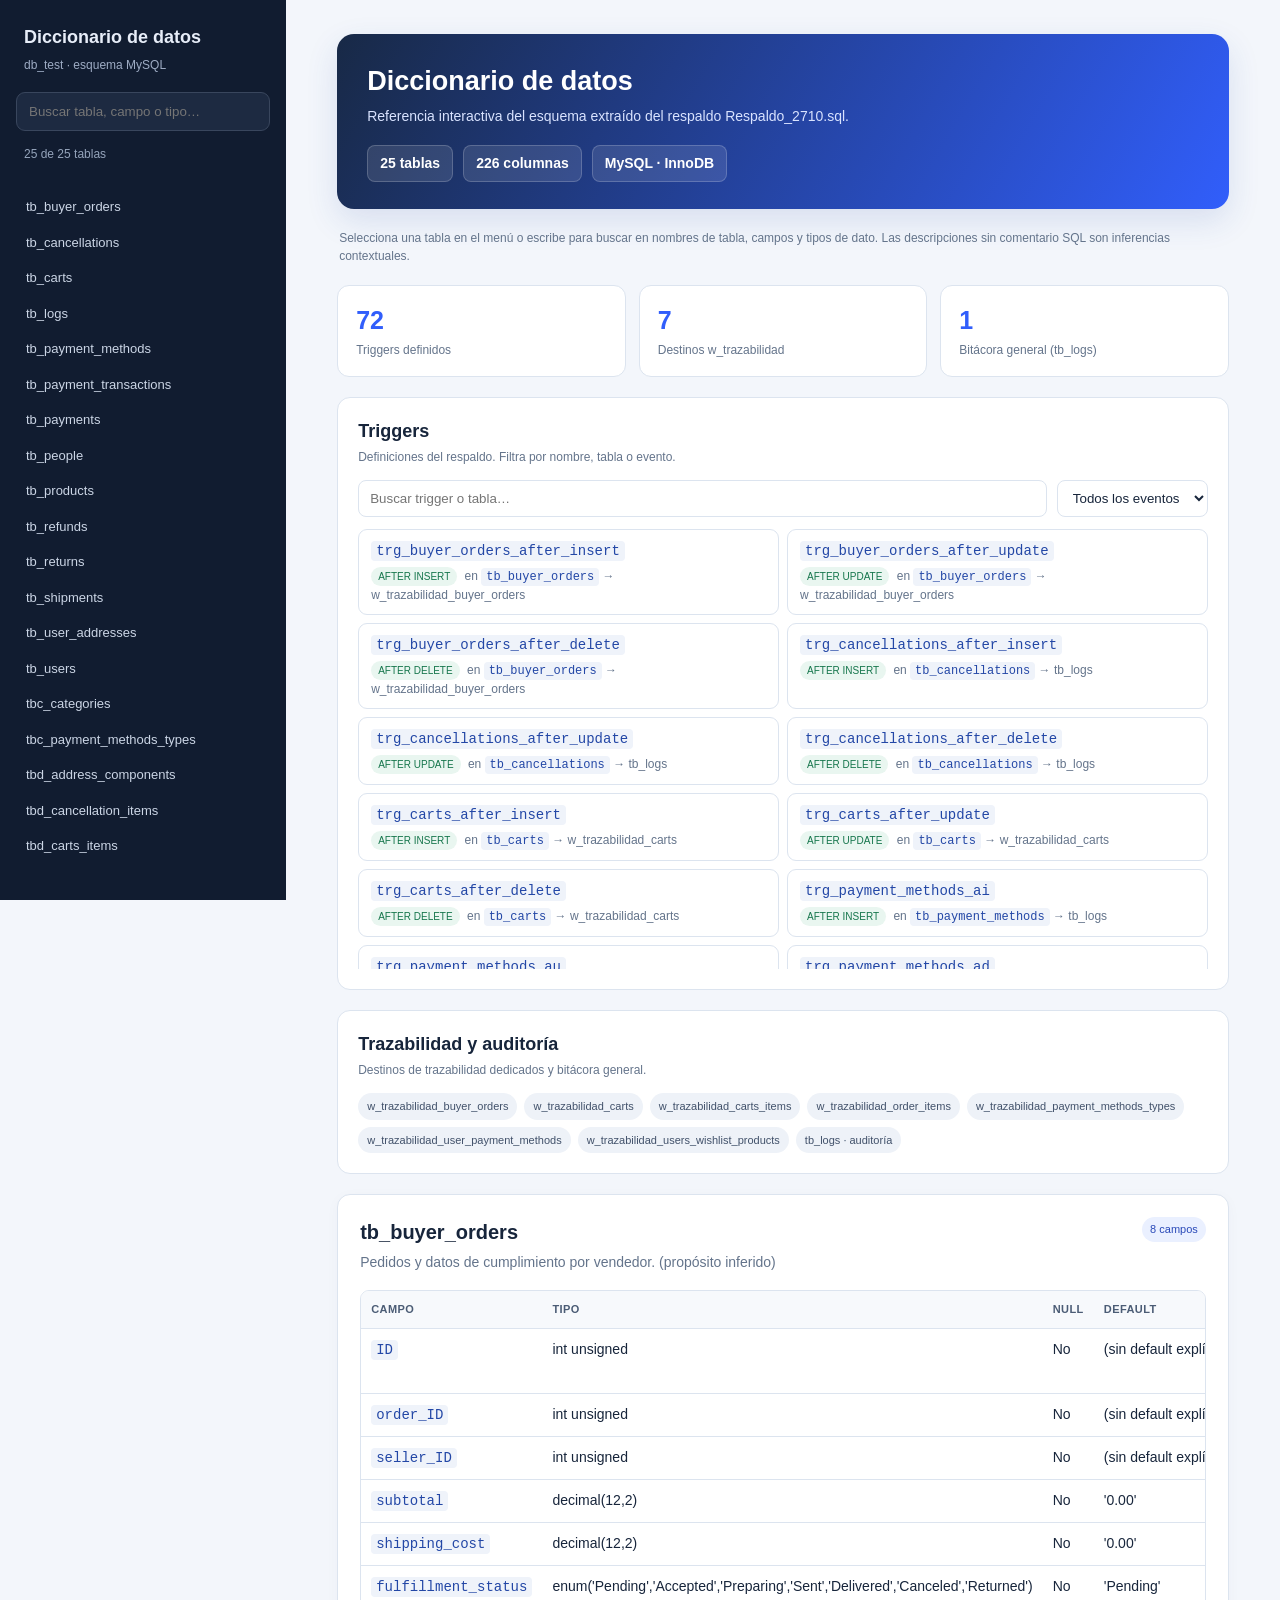
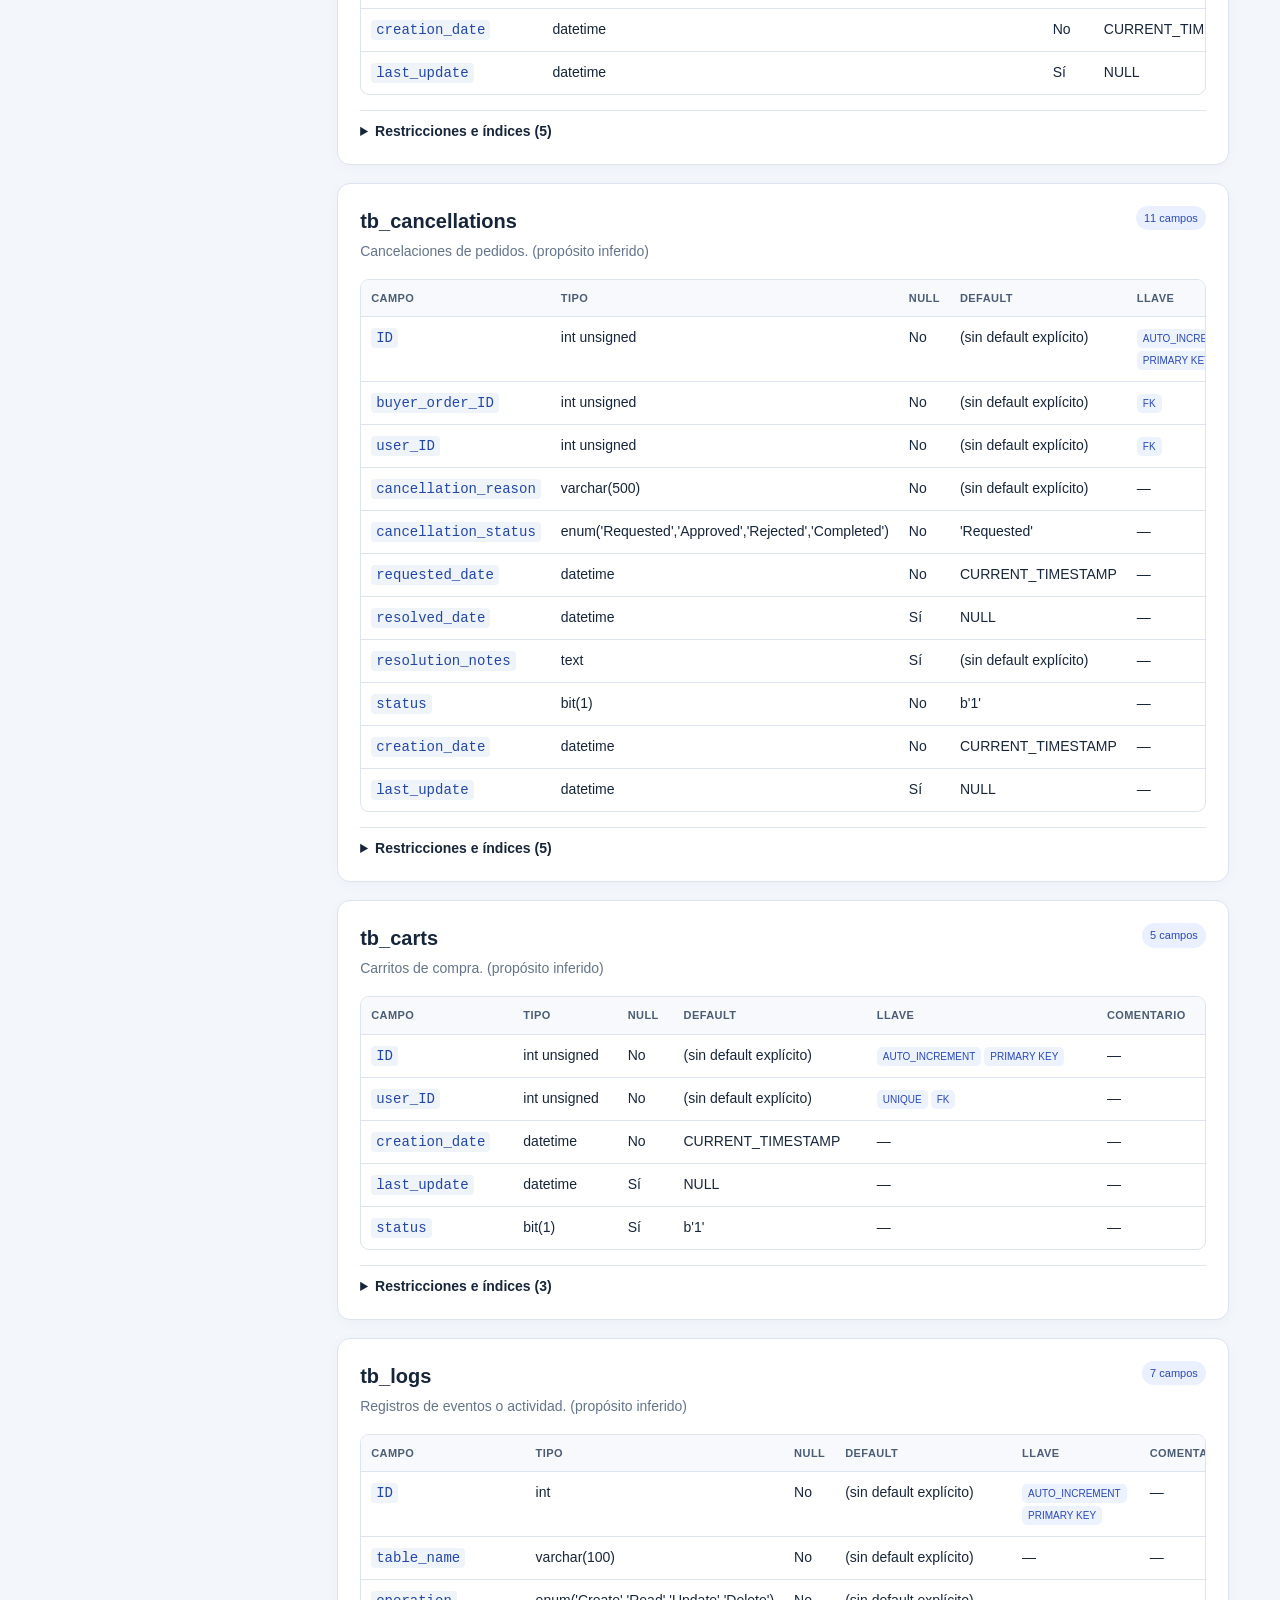
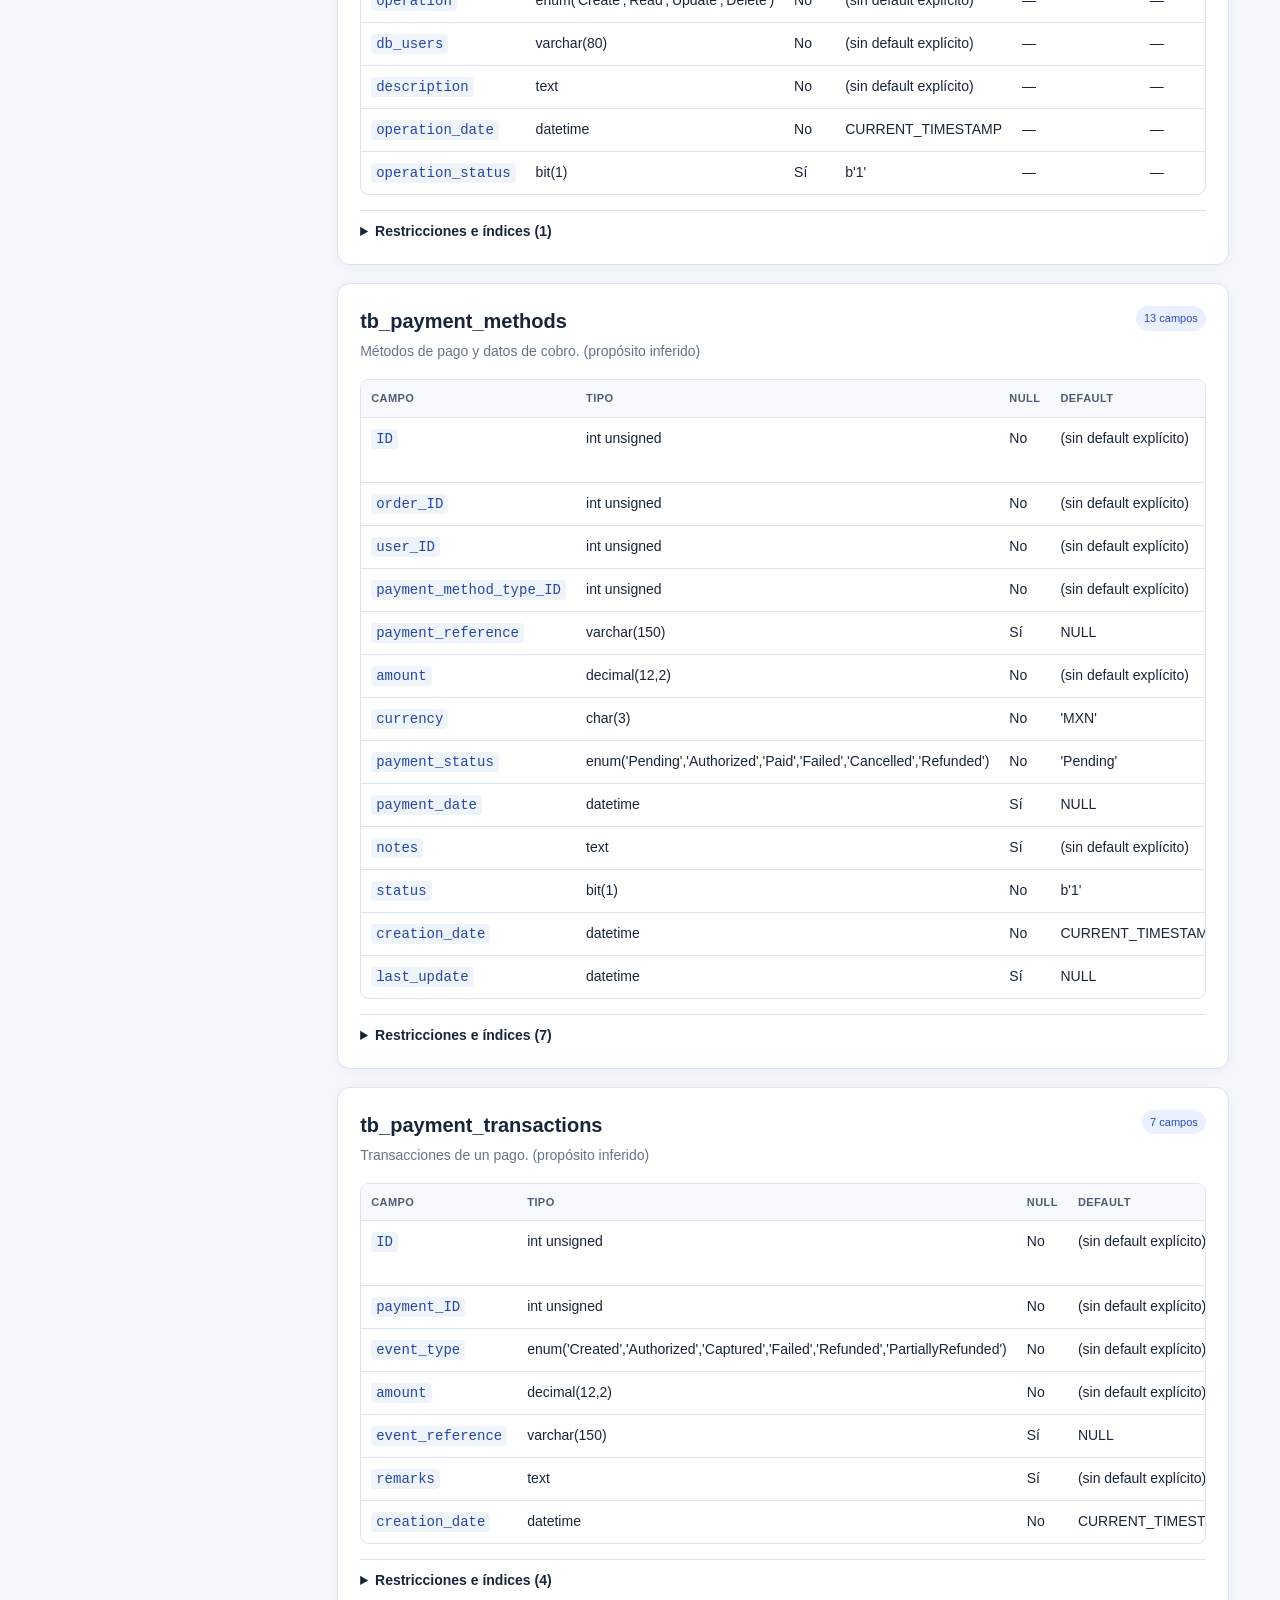
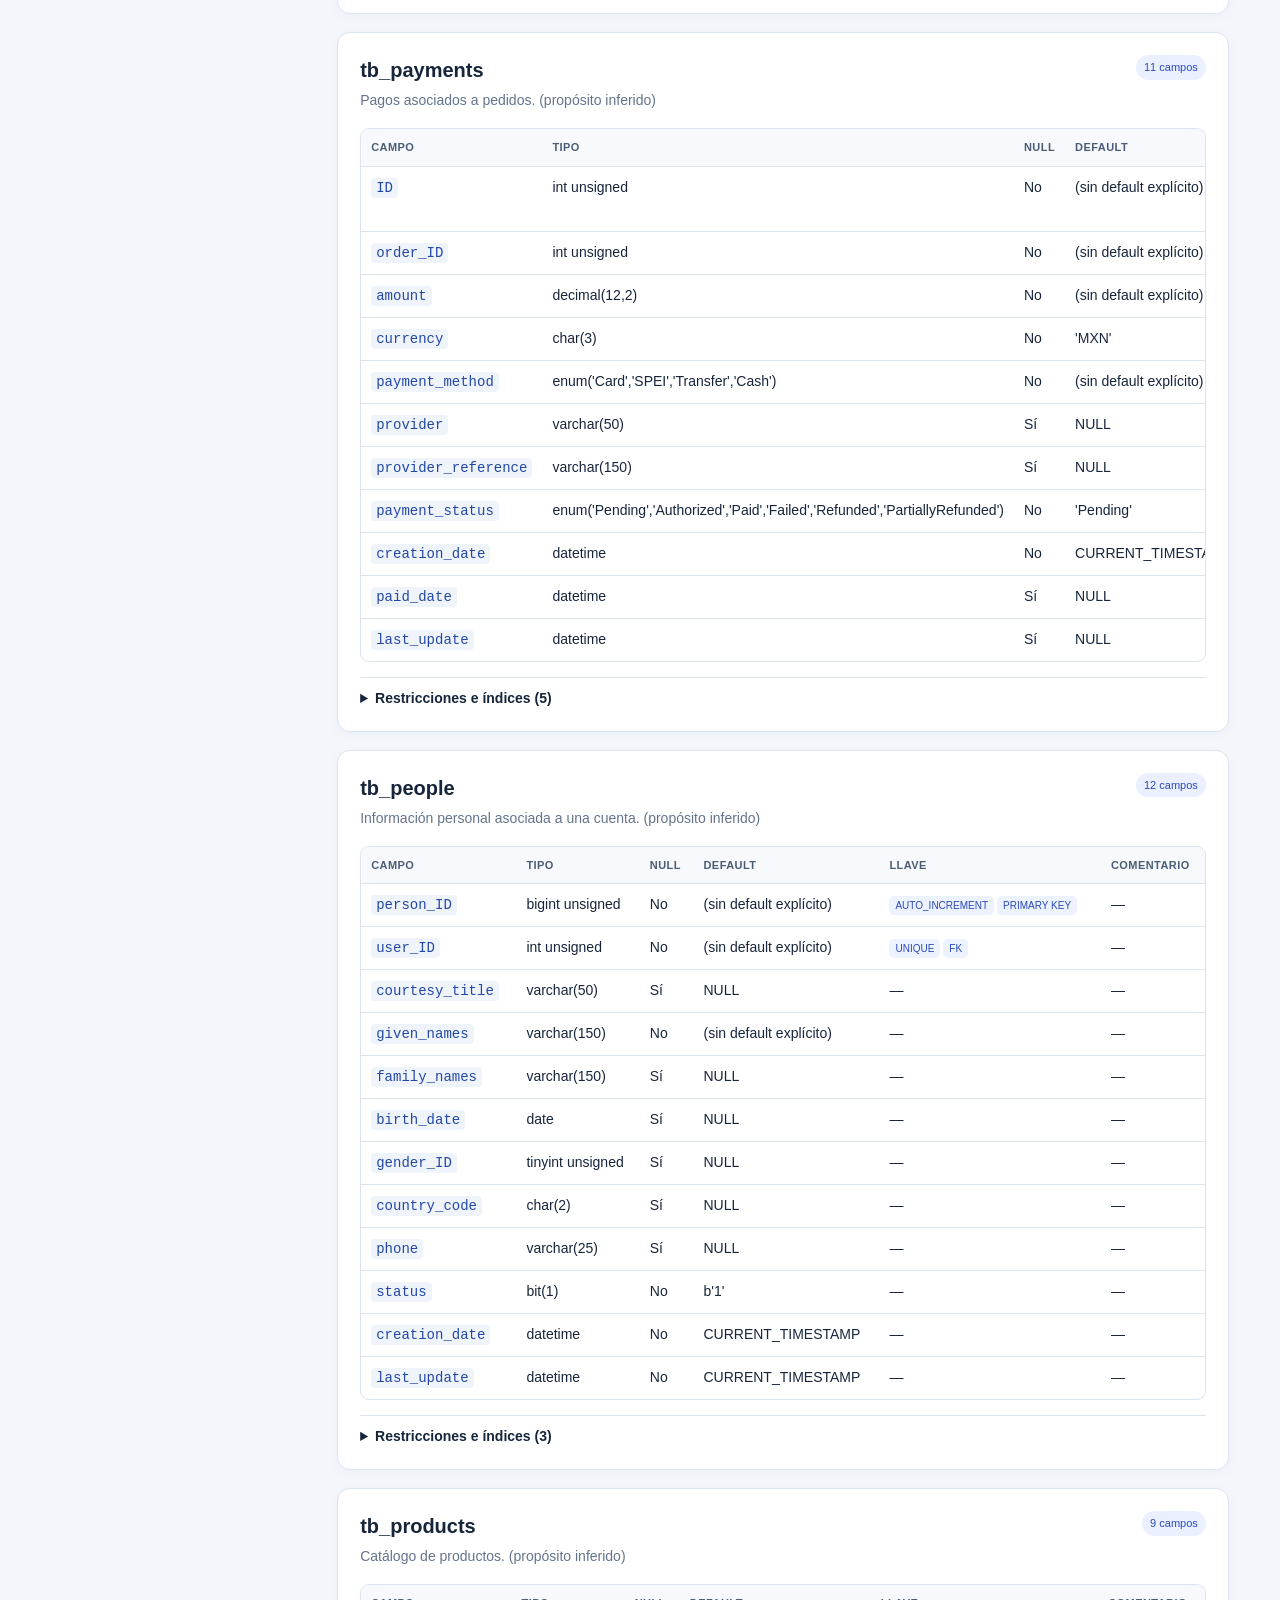
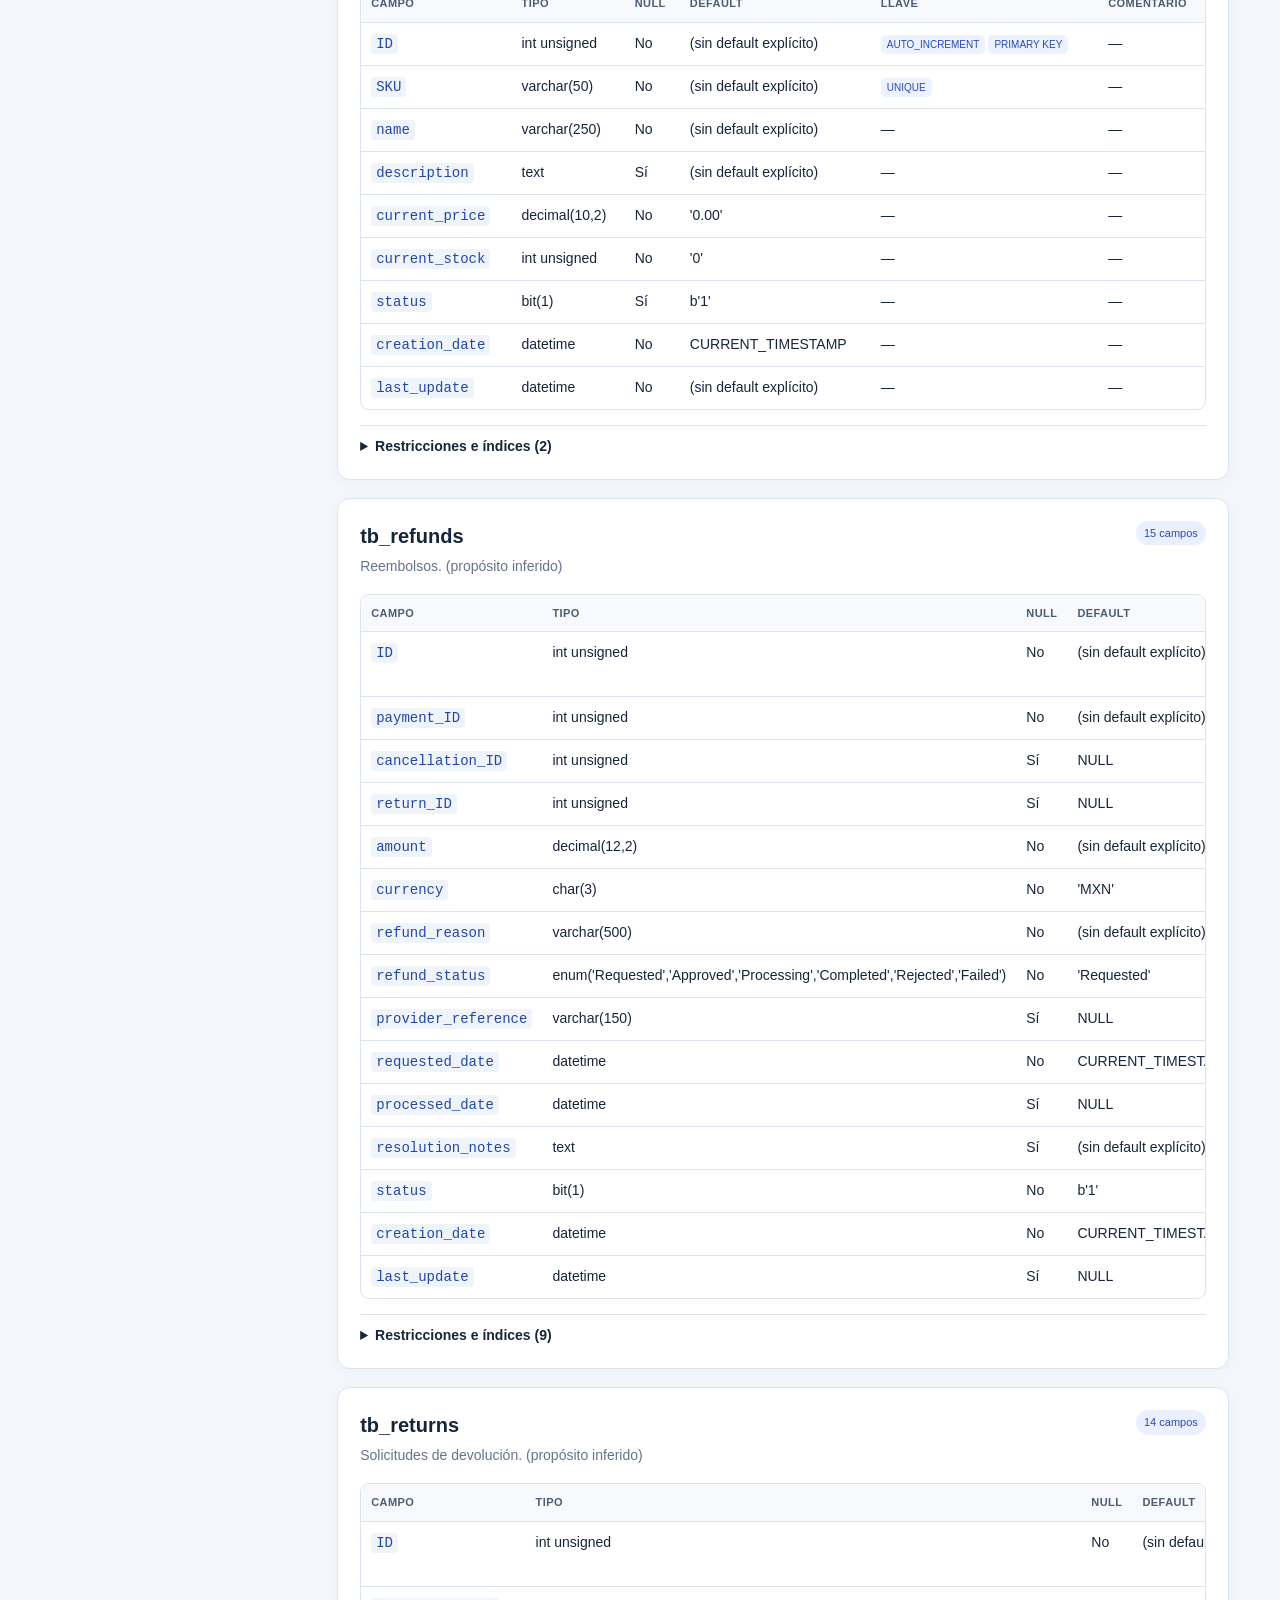
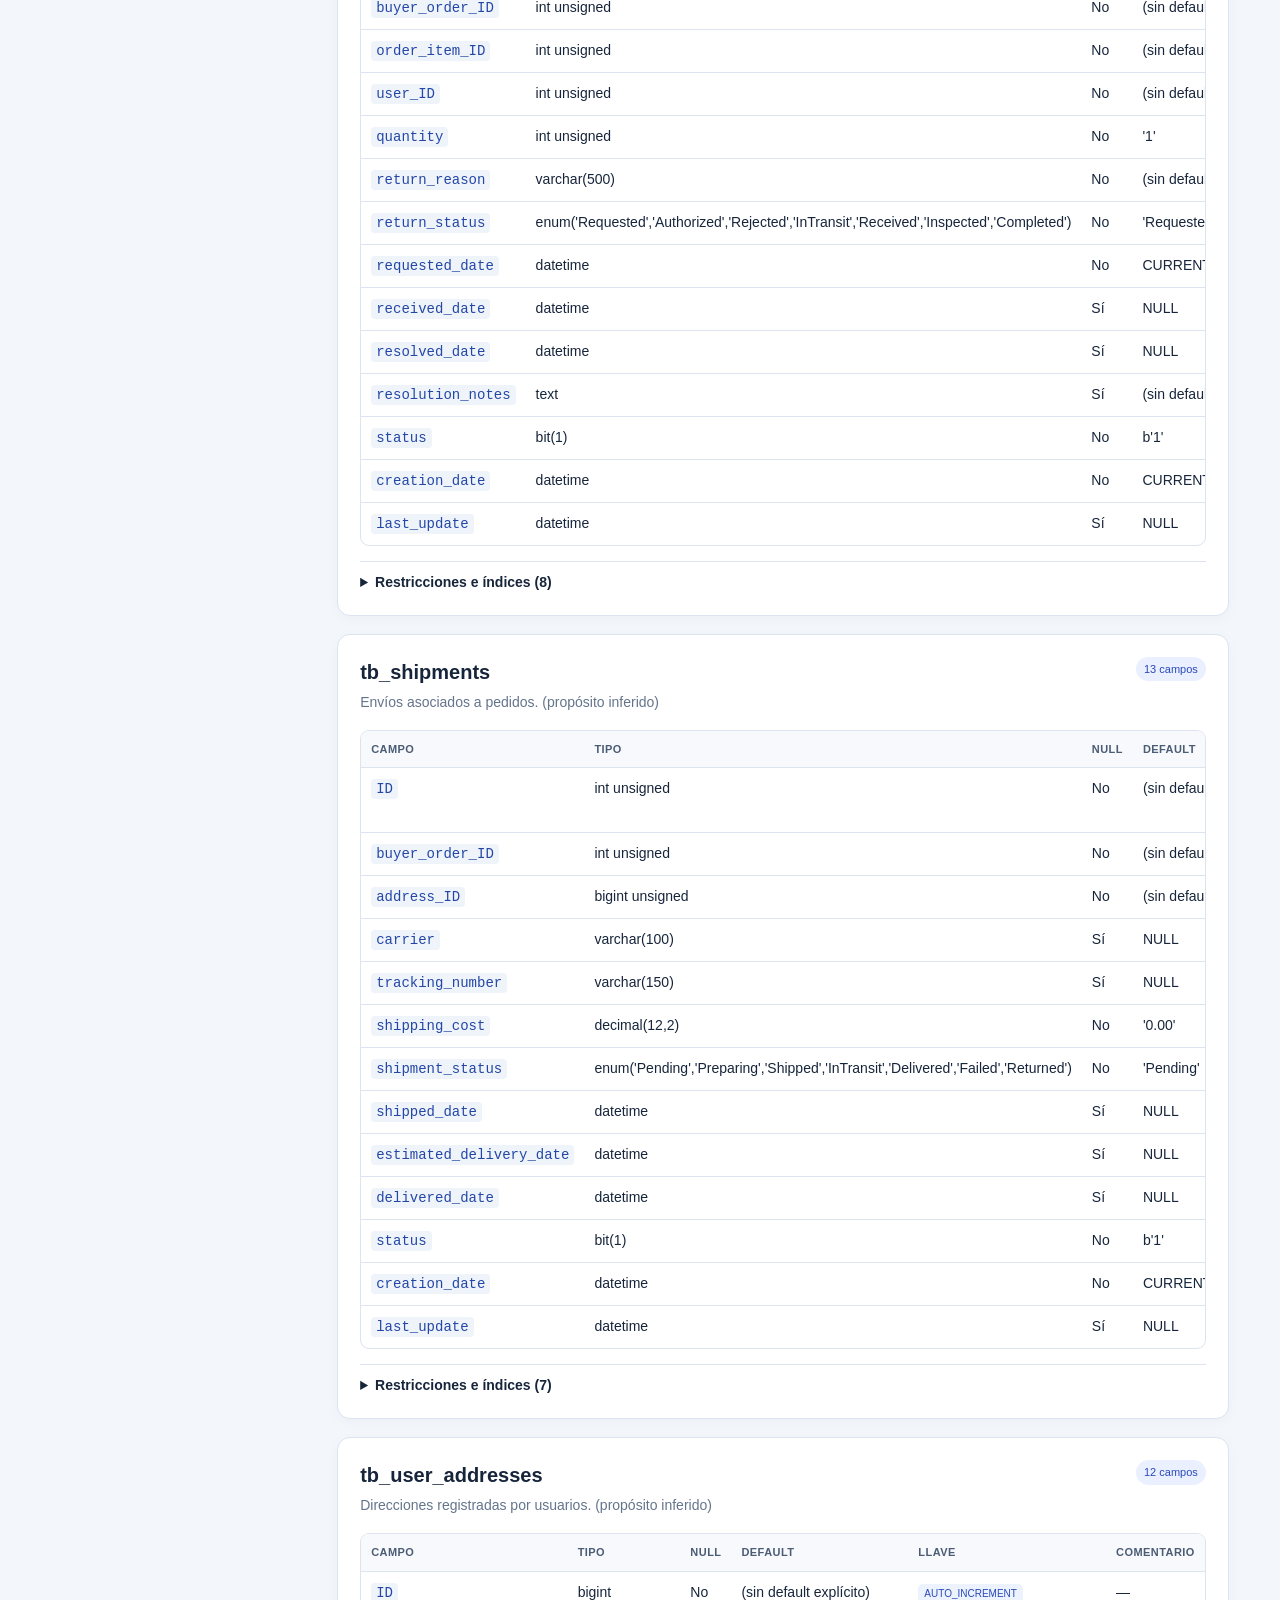
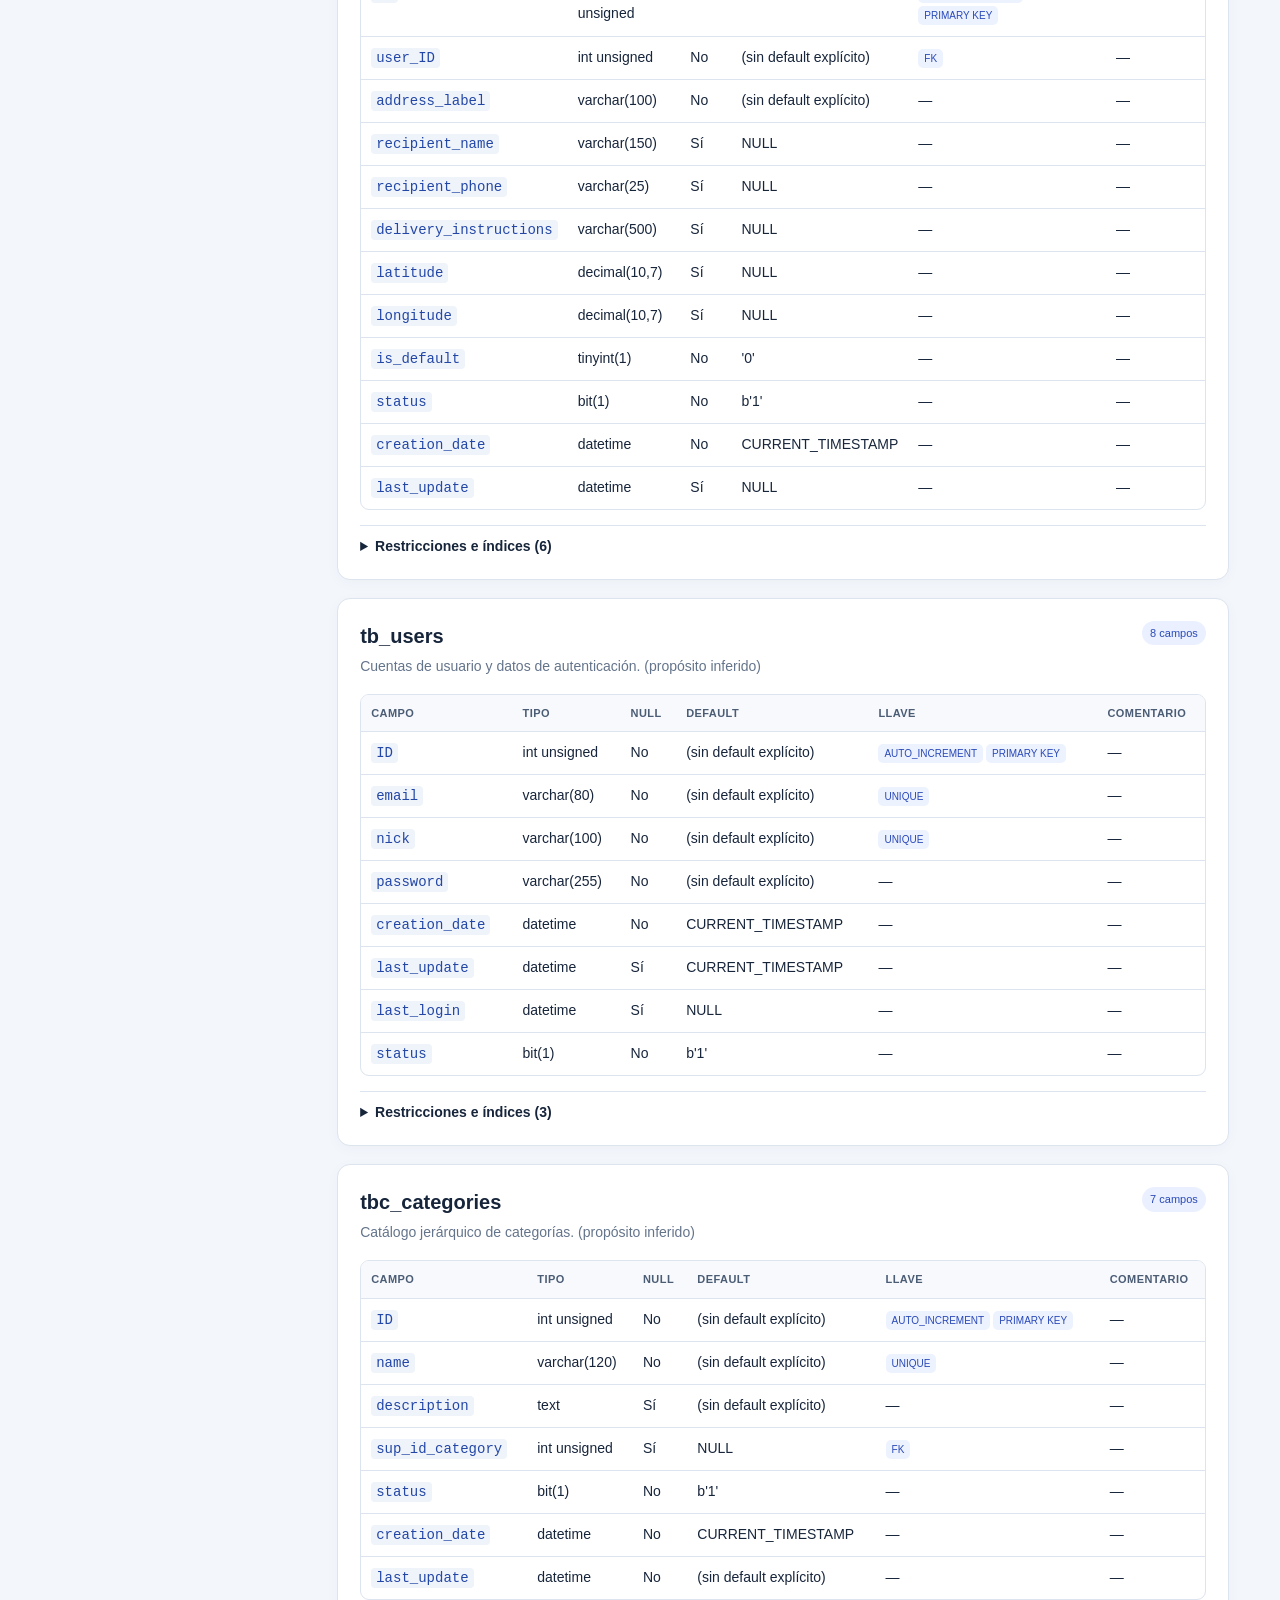
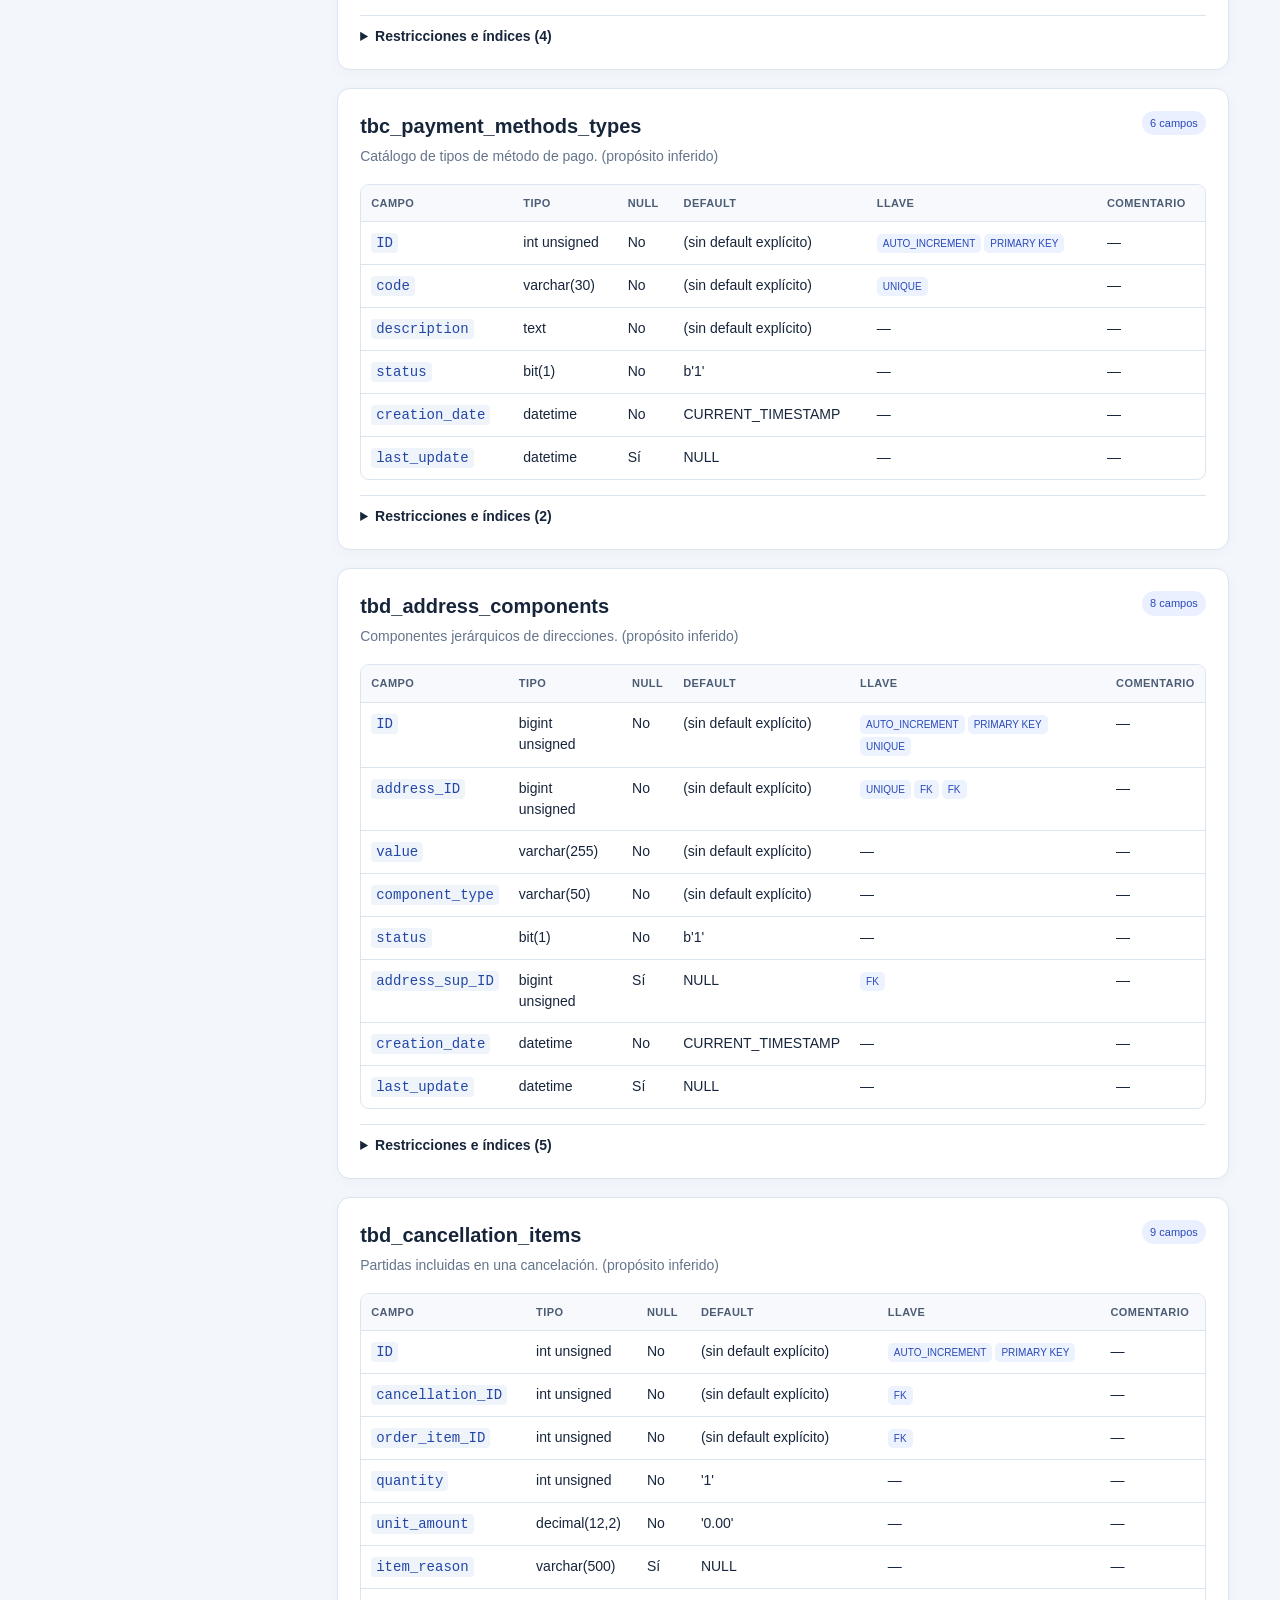
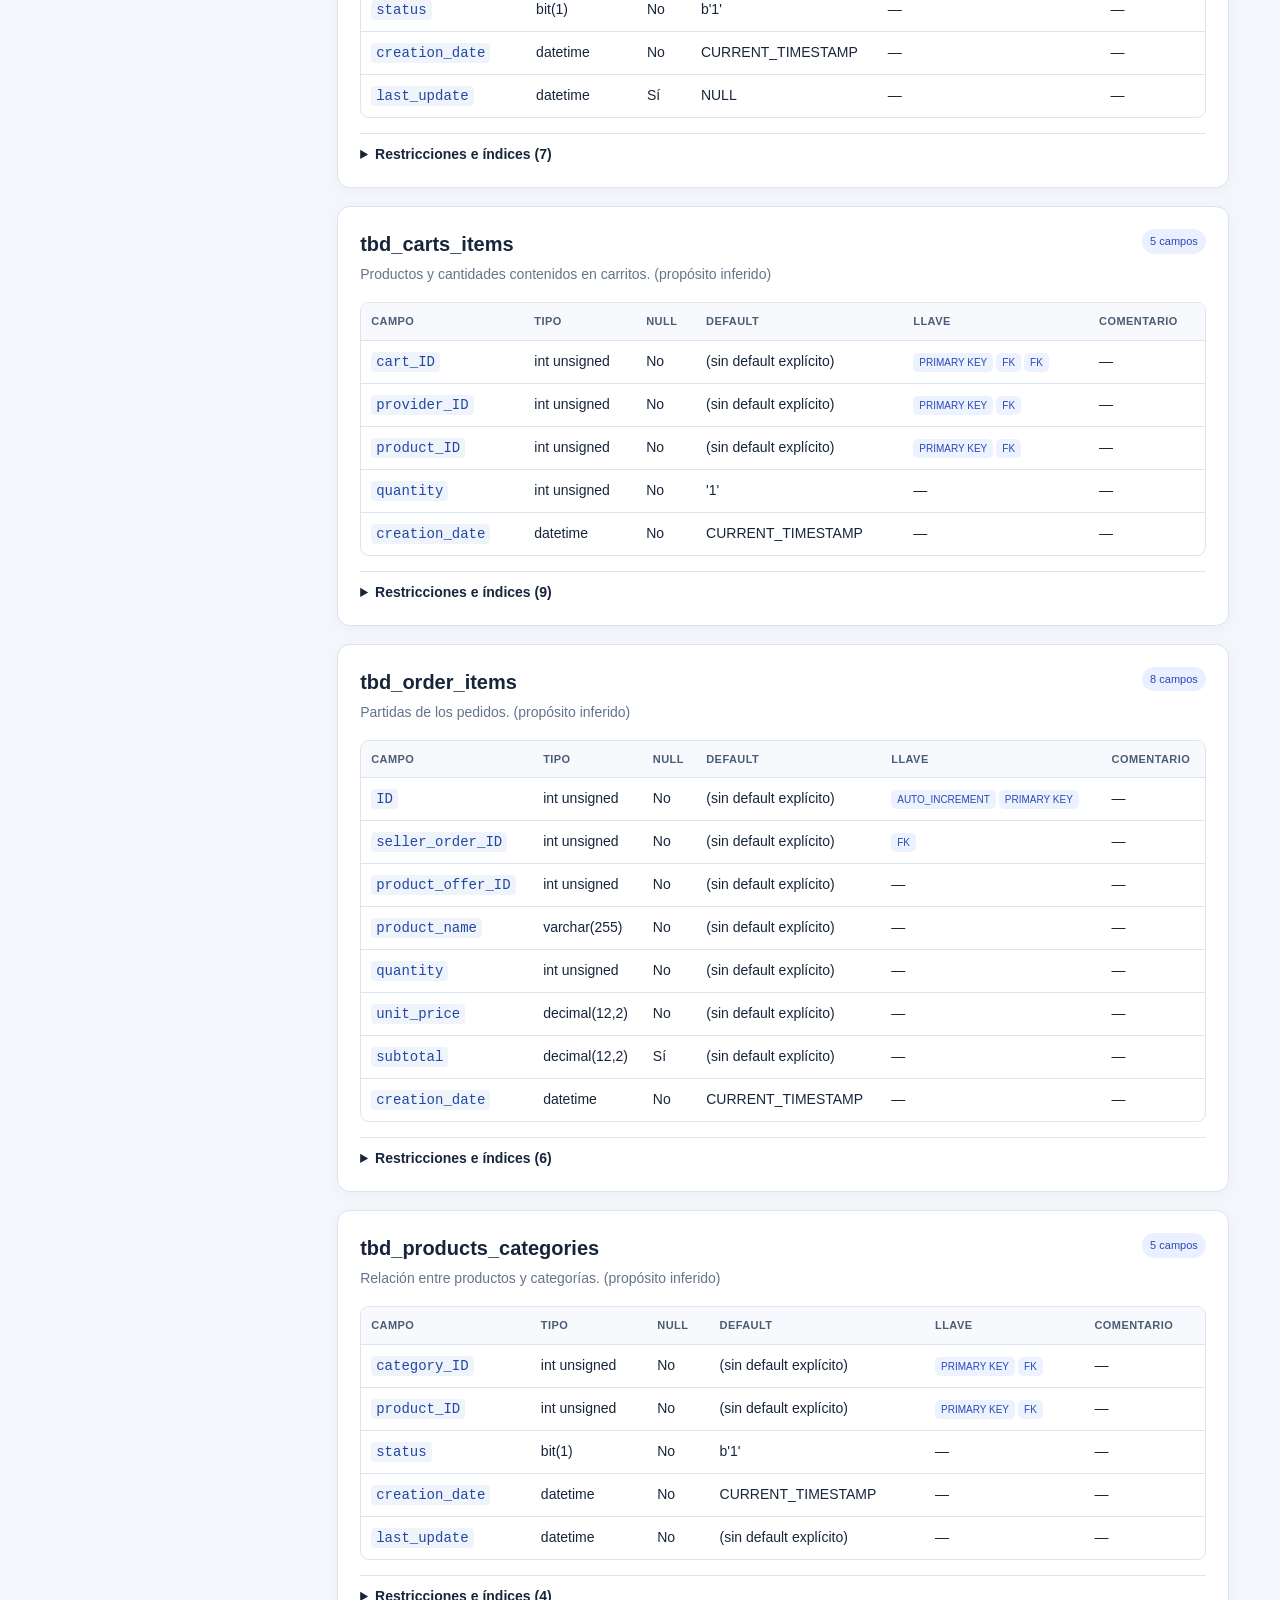
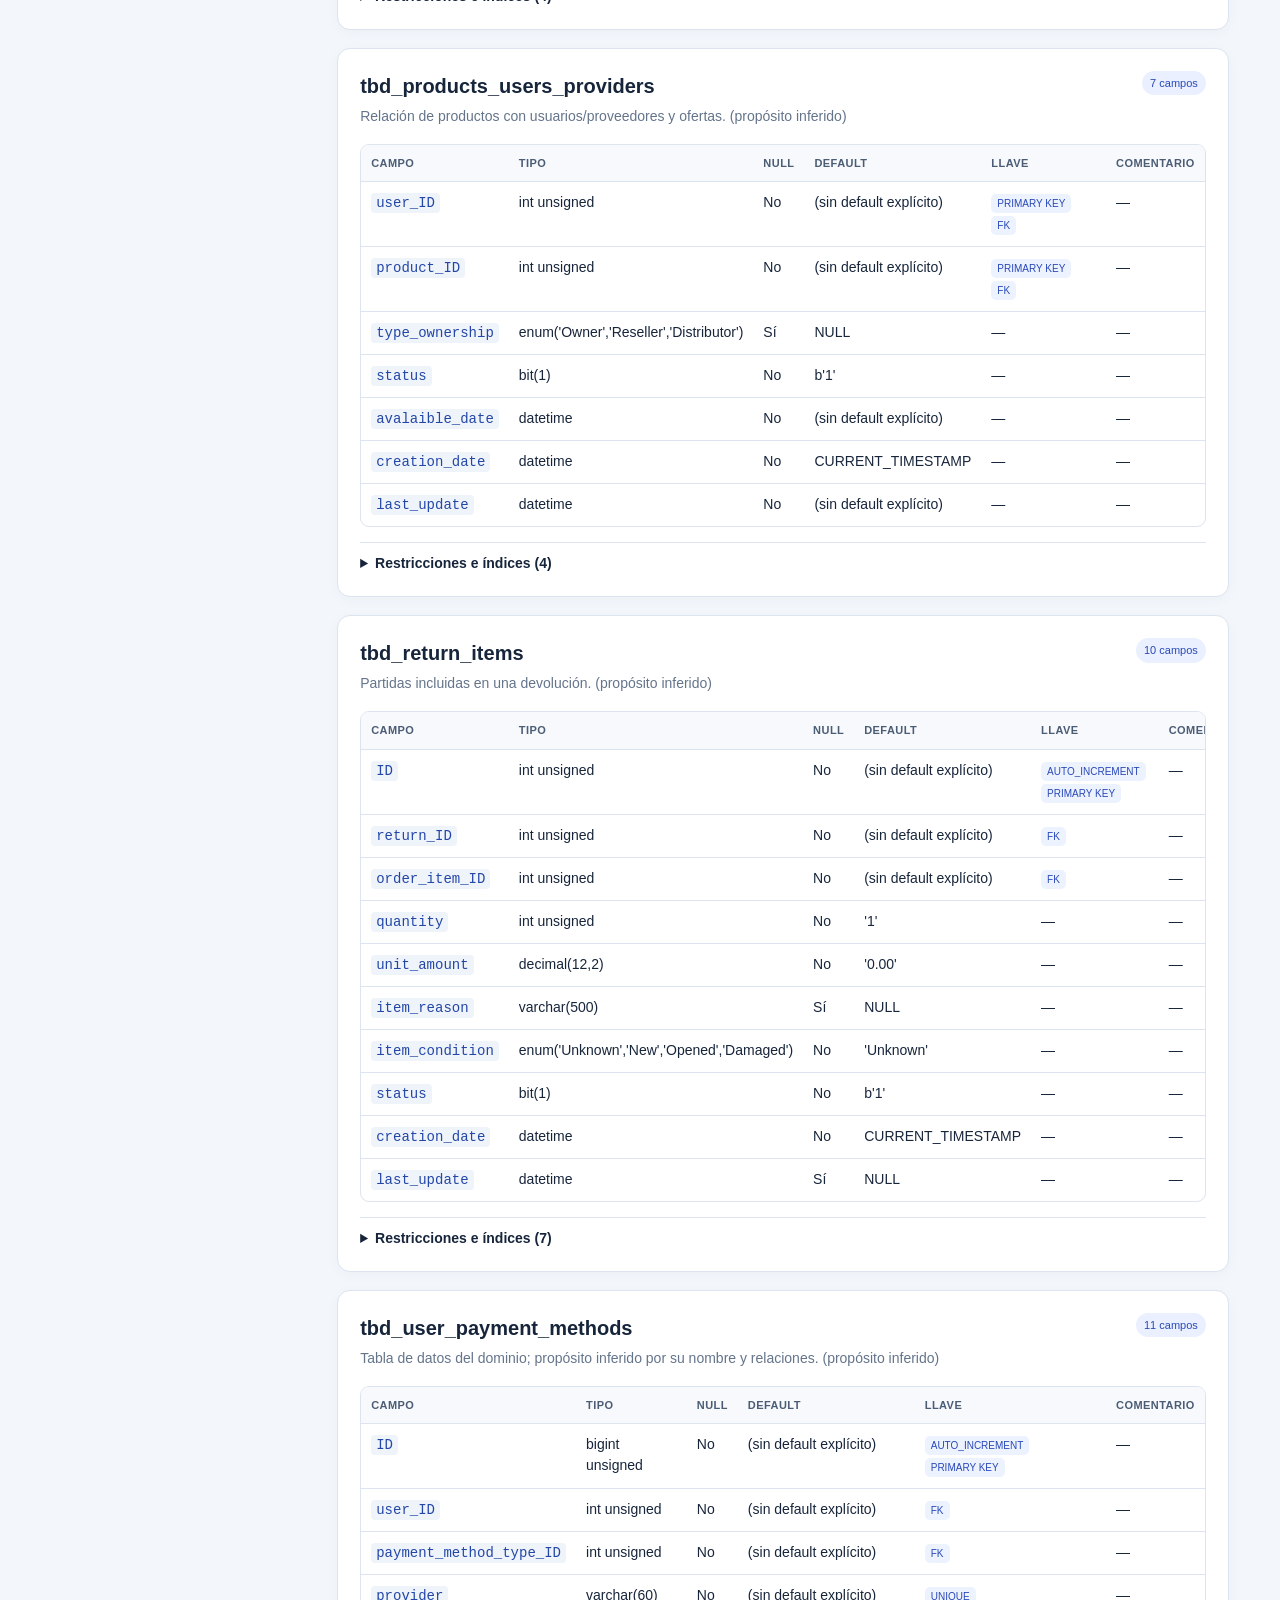
<file: Practica03/docs/Diccionario/index.html>
<!doctype html><html lang="es"><head><meta charset="utf-8"><meta name="viewport" content="width=device-width,initial-scale=1"><title>Diccionario de datos · db_test</title>
<style>
:root{--bg:#f3f6fb;--card:#fff;--ink:#17253b;--muted:#64748b;--line:#dce4ef;--accent:#315efb;--soft:#eaf0ff;--nav:#111c30}*{box-sizing:border-box}html{scroll-behavior:smooth}body{margin:0;background:var(--bg);color:var(--ink);font:14px/1.5 Inter,Segoe UI,Arial,sans-serif}.sidebar{position:fixed;inset:0 auto 0 0;width:286px;background:var(--nav);color:#e7edf8;padding:24px 16px;display:flex;flex-direction:column;z-index:3}.brand{font-weight:750;font-size:18px;margin:0 8px 5px}.sub{color:#9eacc4;font-size:12px;margin:0 8px 18px}.search{width:100%;padding:11px 12px;border:1px solid #39465d;background:#1d2a41;color:#fff;border-radius:9px;outline:none}.search:focus{border-color:#8ba7ff}.navlist{overflow:auto;margin-top:12px}.navlist a{display:block;color:#cbd5e5;text-decoration:none;padding:8px 10px;border-radius:7px;font-size:13px}.navlist a:hover,.navlist a.active{background:#263858;color:#fff}.count{margin:14px 8px;color:#95a4bb;font-size:12px}.main{margin-left:286px;max-width:1500px;padding:34px clamp(20px,4vw,64px) 70px}.hero{background:linear-gradient(120deg,#182946,#315efb);color:#fff;border-radius:17px;padding:27px 30px;margin-bottom:20px}.hero h1{font-size:27px;margin:0 0 4px}.hero p{margin:0;color:#d9e3ff}.stats{display:flex;gap:10px;margin-top:18px;flex-wrap:wrap}.stat{background:#ffffff1c;border:1px solid #ffffff30;padding:7px 12px;border-radius:8px}.toolbar{color:var(--muted);font-size:12px;margin:0 2px 20px}.table-card{background:var(--card);border:1px solid var(--line);border-radius:13px;padding:22px;margin:0 0 18px;box-shadow:0 3px 14px #25395508;scroll-margin-top:18px}.table-head{display:flex;justify-content:space-between;gap:16px;align-items:flex-start}.table-head h2{font-size:20px;margin:0}.badge{font-size:11px;color:#2949b8;background:var(--soft);padding:4px 8px;border-radius:30px;white-space:nowrap}.purpose{margin:5px 0 17px;color:var(--muted)}.table-wrap{overflow:auto;border:1px solid var(--line);border-radius:9px}table{width:100%;border-collapse:collapse;min-width:770px}th{text-align:left;background:#f7f9fc;color:#4b5c75;font-size:11px;text-transform:uppercase;letter-spacing:.04em;padding:10px}td{border-top:1px solid var(--line);padding:10px;vertical-align:top}code{color:#2347a6;background:#eff3fa;padding:2px 5px;border-radius:4px}.key{display:inline-block;margin:1px 3px 1px 0;padding:2px 6px;border-radius:5px;background:#edf2ff;color:#2949b8;font-size:10px}.muted{color:var(--muted)}details{margin-top:15px;border-top:1px solid var(--line);padding-top:10px}summary{cursor:pointer;font-weight:650}.constraint-list{margin:8px 0 0;padding-left:20px}.constraint-list li{margin:6px 0;overflow-wrap:anywhere}.empty{padding:40px;text-align:center;color:var(--muted)}.footer{color:var(--muted);font-size:12px;padding:16px}
@media(max-width:760px){.sidebar{position:sticky;top:0;width:auto;height:auto;padding:12px;max-height:none}.brand{font-size:16px}.sub,.count{display:none}.navlist{display:flex;gap:5px;overflow:auto;margin-top:8px}.navlist a{white-space:nowrap}.main{margin-left:0;padding:18px 12px 50px}.hero{padding:22px}.hero h1{font-size:22px}.table-card{padding:15px}.table-head{display:block}.badge{display:inline-block;margin-top:8px}}

.hero{box-shadow:0 12px 32px #2448a722}.stat{font-weight:650}
.overview{display:grid;grid-template-columns:repeat(3,minmax(0,1fr));gap:13px;margin-bottom:20px}
.metric{background:var(--card);border:1px solid var(--line);border-radius:12px;padding:16px 18px;cursor:pointer;transition:transform .18s,box-shadow .18s}
.metric:hover{transform:translateY(-2px);box-shadow:0 8px 20px #25395512}.metric strong{display:block;font-size:25px;color:var(--accent)}.metric span{color:var(--muted);font-size:12px}
.panel{background:var(--card);border:1px solid var(--line);border-radius:13px;padding:20px;margin:0 0 20px}.panel h2{font-size:18px;margin:0 0 3px}.panel-note{color:var(--muted);margin:0 0 14px;font-size:12px}
.trigger-tools{display:flex;gap:10px;flex-wrap:wrap;margin-bottom:12px}.trigger-tools input,.trigger-tools select{padding:9px 11px;border:1px solid var(--line);border-radius:8px;background:#fff;color:var(--ink)}.trigger-tools input{flex:1;min-width:200px}
.trigger-list{display:grid;grid-template-columns:repeat(2,minmax(0,1fr));gap:8px;max-height:440px;overflow:auto}.trigger-item{border:1px solid var(--line);border-radius:9px;padding:10px 12px}.trigger-item code{overflow-wrap:anywhere}.trigger-meta{color:var(--muted);font-size:12px;margin-top:5px}.trigger-badge{display:inline-block;background:#e9f6f0;color:#16764c;padding:2px 7px;border-radius:20px;font-size:10px;margin-right:4px}.trace-list{display:flex;flex-wrap:wrap;gap:7px;margin:10px 0 0}.trace-chip{background:#eef2f8;color:#41516a;border-radius:20px;padding:5px 9px;font-size:11px}.no-results{color:var(--muted);padding:18px;text-align:center;grid-column:1/-1}
@media(max-width:760px){.overview{grid-template-columns:1fr}.trigger-list{grid-template-columns:1fr}}

.hero{box-shadow:0 12px 32px #2448a722}.stat{font-weight:650}
.overview{display:grid;grid-template-columns:repeat(3,minmax(0,1fr));gap:13px;margin-bottom:20px}
.metric{background:var(--card);border:1px solid var(--line);border-radius:12px;padding:16px 18px;cursor:pointer;transition:transform .18s,box-shadow .18s}
.metric:hover{transform:translateY(-2px);box-shadow:0 8px 20px #25395512}.metric strong{display:block;font-size:25px;color:var(--accent)}.metric span{color:var(--muted);font-size:12px}
.panel{background:var(--card);border:1px solid var(--line);border-radius:13px;padding:20px;margin:0 0 20px}.panel h2{font-size:18px;margin:0 0 3px}.panel-note{color:var(--muted);margin:0 0 14px;font-size:12px}
.trigger-tools{display:flex;gap:10px;flex-wrap:wrap;margin-bottom:12px}.trigger-tools input,.trigger-tools select{padding:9px 11px;border:1px solid var(--line);border-radius:8px;background:#fff;color:var(--ink)}.trigger-tools input{flex:1;min-width:200px}
.trigger-list{display:grid;grid-template-columns:repeat(2,minmax(0,1fr));gap:8px;max-height:440px;overflow:auto}.trigger-item{border:1px solid var(--line);border-radius:9px;padding:10px 12px}.trigger-item code{overflow-wrap:anywhere}.trigger-meta{color:var(--muted);font-size:12px;margin-top:5px}.trigger-badge{display:inline-block;background:#e9f6f0;color:#16764c;padding:2px 7px;border-radius:20px;font-size:10px;margin-right:4px}.trace-list{display:flex;flex-wrap:wrap;gap:7px;margin:10px 0 0}.trace-chip{background:#eef2f8;color:#41516a;border-radius:20px;padding:5px 9px;font-size:11px}.no-results{color:var(--muted);padding:18px;text-align:center;grid-column:1/-1}
@media(max-width:760px){.overview{grid-template-columns:1fr}.trigger-list{grid-template-columns:1fr}}
</style></head><body><aside class="sidebar"><div class="brand">Diccionario de datos</div><p class="sub">db_test · esquema MySQL</p><input id="search" class="search" placeholder="Buscar tabla, campo o tipo…" aria-label="Buscar"><div id="count" class="count"></div><nav id="nav" class="navlist" aria-label="Tablas"></nav></aside><main class="main"><header class="hero"><h1>Diccionario de datos</h1><p>Referencia interactiva del esquema extraído del respaldo Respaldo_2710.sql.</p><div class="stats"><span class="stat" id="tableStat"></span><span class="stat" id="columnStat"></span><span class="stat">MySQL · InnoDB</span></div></header><p class="toolbar">Selecciona una tabla en el menú o escribe para buscar en nombres de tabla, campos y tipos de dato. Las descripciones sin comentario SQL son inferencias contextuales.</p><section class="overview" aria-label="Resumen del esquema">
<div class="metric" onclick="document.getElementById('triggerPanel').scrollIntoView({behavior:'smooth'})"><strong>72</strong><span>Triggers definidos</span></div>
<div class="metric" onclick="document.getElementById('tracePanel').scrollIntoView({behavior:'smooth'})"><strong>7</strong><span>Destinos w_trazabilidad</span></div>
<div class="metric" onclick="document.getElementById('tracePanel').scrollIntoView({behavior:'smooth'})"><strong>1</strong><span>Bitácora general (tb_logs)</span></div></section>
<section id="triggerPanel" class="panel"><h2>Triggers</h2><p class="panel-note">Definiciones del respaldo. Filtra por nombre, tabla o evento.</p>
<div class="trigger-tools"><input id="triggerSearch" placeholder="Buscar trigger o tabla…" aria-label="Buscar triggers"><select id="triggerEvent"><option value="">Todos los eventos</option><option>INSERT</option><option>UPDATE</option><option>DELETE</option></select></div><div id="triggerList" class="trigger-list"></div></section>
<section id="tracePanel" class="panel"><h2>Trazabilidad y auditoría</h2><p class="panel-note">Destinos de trazabilidad dedicados y bitácora general.</p><div class="trace-list"><span class="trace-chip">w_trazabilidad_buyer_orders</span><span class="trace-chip">w_trazabilidad_carts</span><span class="trace-chip">w_trazabilidad_carts_items</span><span class="trace-chip">w_trazabilidad_order_items</span><span class="trace-chip">w_trazabilidad_payment_methods_types</span><span class="trace-chip">w_trazabilidad_user_payment_methods</span><span class="trace-chip">w_trazabilidad_users_wishlist_products</span><span class="trace-chip">tb_logs · auditoría</span></div></section><section id="content"></section><div class="footer">Fuente: backups/Respaldo_2710.sql · Base de datos: db_test</div></main>
<script>const triggers=[{"name": "trg_buyer_orders_after_insert", "timing": "AFTER", "event": "INSERT", "table": "tb_buyer_orders", "destinations": ["w_trazabilidad_buyer_orders"]}, {"name": "trg_buyer_orders_after_update", "timing": "AFTER", "event": "UPDATE", "table": "tb_buyer_orders", "destinations": ["w_trazabilidad_buyer_orders"]}, {"name": "trg_buyer_orders_after_delete", "timing": "AFTER", "event": "DELETE", "table": "tb_buyer_orders", "destinations": ["w_trazabilidad_buyer_orders"]}, {"name": "trg_cancellations_after_insert", "timing": "AFTER", "event": "INSERT", "table": "tb_cancellations", "destinations": ["tb_logs"]}, {"name": "trg_cancellations_after_update", "timing": "AFTER", "event": "UPDATE", "table": "tb_cancellations", "destinations": ["tb_logs"]}, {"name": "trg_cancellations_after_delete", "timing": "AFTER", "event": "DELETE", "table": "tb_cancellations", "destinations": ["tb_logs"]}, {"name": "trg_carts_after_insert", "timing": "AFTER", "event": "INSERT", "table": "tb_carts", "destinations": ["w_trazabilidad_carts"]}, {"name": "trg_carts_after_update", "timing": "AFTER", "event": "UPDATE", "table": "tb_carts", "destinations": ["w_trazabilidad_carts"]}, {"name": "trg_carts_after_delete", "timing": "AFTER", "event": "DELETE", "table": "tb_carts", "destinations": ["w_trazabilidad_carts"]}, {"name": "trg_payment_methods_ai", "timing": "AFTER", "event": "INSERT", "table": "tb_payment_methods", "destinations": ["tb_logs"]}, {"name": "trg_payment_methods_au", "timing": "AFTER", "event": "UPDATE", "table": "tb_payment_methods", "destinations": ["tb_logs"]}, {"name": "trg_payment_methods_ad", "timing": "AFTER", "event": "DELETE", "table": "tb_payment_methods", "destinations": ["tb_logs"]}, {"name": "trg_payment_transactions_ai", "timing": "AFTER", "event": "INSERT", "table": "tb_payment_transactions", "destinations": ["tb_logs"]}, {"name": "trg_payment_transactions_au", "timing": "AFTER", "event": "UPDATE", "table": "tb_payment_transactions", "destinations": ["tb_logs"]}, {"name": "trg_payment_transactions_ad", "timing": "AFTER", "event": "DELETE", "table": "tb_payment_transactions", "destinations": ["tb_logs"]}, {"name": "trg_payments_ai", "timing": "AFTER", "event": "INSERT", "table": "tb_payments", "destinations": ["tb_logs"]}, {"name": "trg_payments_au", "timing": "AFTER", "event": "UPDATE", "table": "tb_payments", "destinations": ["tb_logs"]}, {"name": "trg_payments_ad", "timing": "AFTER", "event": "DELETE", "table": "tb_payments", "destinations": ["tb_logs"]}, {"name": "trg_people_after_insert", "timing": "AFTER", "event": "INSERT", "table": "tb_people", "destinations": ["tb_logs"]}, {"name": "trg_people_after_update", "timing": "AFTER", "event": "UPDATE", "table": "tb_people", "destinations": ["tb_logs"]}, {"name": "trg_people_after_delete", "timing": "AFTER", "event": "DELETE", "table": "tb_people", "destinations": ["tb_logs"]}, {"name": "trg_products_after_insert", "timing": "AFTER", "event": "INSERT", "table": "tb_products", "destinations": ["tb_logs"]}, {"name": "trg_products_after_update", "timing": "AFTER", "event": "UPDATE", "table": "tb_products", "destinations": ["tb_logs"]}, {"name": "trg_products_after_delete", "timing": "AFTER", "event": "DELETE", "table": "tb_products", "destinations": ["tb_logs"]}, {"name": "trg_refunds_after_insert", "timing": "AFTER", "event": "INSERT", "table": "tb_refunds", "destinations": ["tb_logs"]}, {"name": "trg_refunds_after_update", "timing": "AFTER", "event": "UPDATE", "table": "tb_refunds", "destinations": ["tb_logs"]}, {"name": "trg_refunds_after_delete", "timing": "AFTER", "event": "DELETE", "table": "tb_refunds", "destinations": ["tb_logs"]}, {"name": "trg_returns_after_insert", "timing": "AFTER", "event": "INSERT", "table": "tb_returns", "destinations": ["tb_logs"]}, {"name": "trg_returns_after_update", "timing": "AFTER", "event": "UPDATE", "table": "tb_returns", "destinations": ["tb_logs"]}, {"name": "trg_returns_after_delete", "timing": "AFTER", "event": "DELETE", "table": "tb_returns", "destinations": ["tb_logs"]}, {"name": "trg_shipments_after_insert", "timing": "AFTER", "event": "INSERT", "table": "tb_shipments", "destinations": ["tb_logs"]}, {"name": "trg_shipments_after_update", "timing": "AFTER", "event": "UPDATE", "table": "tb_shipments", "destinations": ["tb_logs"]}, {"name": "trg_shipments_after_delete", "timing": "AFTER", "event": "DELETE", "table": "tb_shipments", "destinations": ["tb_logs"]}, {"name": "trg_user_addresses_after_insert", "timing": "AFTER", "event": "INSERT", "table": "tb_user_addresses", "destinations": ["tb_logs"]}, {"name": "trg_user_addresses_after_update", "timing": "AFTER", "event": "UPDATE", "table": "tb_user_addresses", "destinations": ["tb_logs"]}, {"name": "trg_user_addresses_after_delete", "timing": "AFTER", "event": "DELETE", "table": "tb_user_addresses", "destinations": ["tb_logs"]}, {"name": "trg_users_after_insert", "timing": "AFTER", "event": "INSERT", "table": "tb_users", "destinations": ["tb_logs"]}, {"name": "trg_users_after_update", "timing": "AFTER", "event": "UPDATE", "table": "tb_users", "destinations": ["tb_logs"]}, {"name": "trg_users_after_delete", "timing": "AFTER", "event": "DELETE", "table": "tb_users", "destinations": ["tb_logs"]}, {"name": "trg_categories_after_insert", "timing": "AFTER", "event": "INSERT", "table": "tbc_categories", "destinations": ["tb_logs"]}, {"name": "trg_categories_after_update", "timing": "AFTER", "event": "UPDATE", "table": "tbc_categories", "destinations": ["tb_logs"]}, {"name": "trg_categories_after_delete", "timing": "AFTER", "event": "DELETE", "table": "tbc_categories", "destinations": ["tb_logs"]}, {"name": "trg_payment_methods_types_after_insert", "timing": "AFTER", "event": "INSERT", "table": "tbc_payment_methods_types", "destinations": ["w_trazabilidad_payment_methods_types"]}, {"name": "trg_payment_methods_types_after_update", "timing": "AFTER", "event": "UPDATE", "table": "tbc_payment_methods_types", "destinations": ["w_trazabilidad_payment_methods_types"]}, {"name": "trg_payment_methods_types_after_delete", "timing": "AFTER", "event": "DELETE", "table": "tbc_payment_methods_types", "destinations": ["w_trazabilidad_payment_methods_types"]}, {"name": "trg_address_components_after_insert", "timing": "AFTER", "event": "INSERT", "table": "tbd_address_components", "destinations": ["tb_logs"]}, {"name": "trg_address_components_after_update", "timing": "AFTER", "event": "UPDATE", "table": "tbd_address_components", "destinations": ["tb_logs"]}, {"name": "trg_address_components_after_delete", "timing": "AFTER", "event": "DELETE", "table": "tbd_address_components", "destinations": ["tb_logs"]}, {"name": "trg_cancellation_items_ai", "timing": "AFTER", "event": "INSERT", "table": "tbd_cancellation_items", "destinations": ["tb_logs"]}, {"name": "trg_cancellation_items_au", "timing": "AFTER", "event": "UPDATE", "table": "tbd_cancellation_items", "destinations": ["tb_logs"]}, {"name": "trg_cancellation_items_ad", "timing": "AFTER", "event": "DELETE", "table": "tbd_cancellation_items", "destinations": ["tb_logs"]}, {"name": "trg_carts_items_after_insert", "timing": "AFTER", "event": "INSERT", "table": "tbd_carts_items", "destinations": ["w_trazabilidad_carts_items"]}, {"name": "trg_carts_items_after_update", "timing": "AFTER", "event": "UPDATE", "table": "tbd_carts_items", "destinations": ["w_trazabilidad_carts_items"]}, {"name": "trg_carts_items_after_delete", "timing": "AFTER", "event": "DELETE", "table": "tbd_carts_items", "destinations": ["w_trazabilidad_carts_items"]}, {"name": "trg_order_items_after_insert", "timing": "AFTER", "event": "INSERT", "table": "tbd_order_items", "destinations": ["w_trazabilidad_order_items"]}, {"name": "trg_order_items_after_update", "timing": "AFTER", "event": "UPDATE", "table": "tbd_order_items", "destinations": ["w_trazabilidad_order_items"]}, {"name": "trg_order_items_after_delete", "timing": "AFTER", "event": "DELETE", "table": "tbd_order_items", "destinations": ["w_trazabilidad_order_items"]}, {"name": "trg_products_categories_after_insert", "timing": "AFTER", "event": "INSERT", "table": "tbd_products_categories", "destinations": ["tb_logs"]}, {"name": "trg_products_categories_after_update", "timing": "AFTER", "event": "UPDATE", "table": "tbd_products_categories", "destinations": ["tb_logs"]}, {"name": "trg_products_categories_after_delete", "timing": "AFTER", "event": "DELETE", "table": "tbd_products_categories", "destinations": ["tb_logs"]}, {"name": "trg_tbd_products_users_providers_after_insert", "timing": "AFTER", "event": "INSERT", "table": "tbd_products_users_providers", "destinations": ["db_test"]}, {"name": "trg_tbd_products_users_providers_after_update", "timing": "AFTER", "event": "UPDATE", "table": "tbd_products_users_providers", "destinations": ["db_test"]}, {"name": "trg_tbd_products_users_providers_after_delete", "timing": "AFTER", "event": "DELETE", "table": "tbd_products_users_providers", "destinations": ["db_test"]}, {"name": "trg_return_items_ai", "timing": "AFTER", "event": "INSERT", "table": "tbd_return_items", "destinations": ["tb_logs"]}, {"name": "trg_return_items_au", "timing": "AFTER", "event": "UPDATE", "table": "tbd_return_items", "destinations": ["tb_logs"]}, {"name": "trg_return_items_ad", "timing": "AFTER", "event": "DELETE", "table": "tbd_return_items", "destinations": ["tb_logs"]}, {"name": "trg_user_payment_methods_after_insert", "timing": "AFTER", "event": "INSERT", "table": "tbd_user_payment_methods", "destinations": ["w_trazabilidad_user_payment_methods"]}, {"name": "trg_user_payment_methods_after_update", "timing": "AFTER", "event": "UPDATE", "table": "tbd_user_payment_methods", "destinations": ["w_trazabilidad_user_payment_methods"]}, {"name": "trg_user_payment_methods_after_delete", "timing": "AFTER", "event": "DELETE", "table": "tbd_user_payment_methods", "destinations": ["w_trazabilidad_user_payment_methods"]}, {"name": "trg_users_wishlist_products_after_insert", "timing": "AFTER", "event": "INSERT", "table": "tbd_users_wishlist_products", "destinations": ["w_trazabilidad_users_wishlist_products"]}, {"name": "trg_users_wishlist_products_after_update", "timing": "AFTER", "event": "UPDATE", "table": "tbd_users_wishlist_products", "destinations": ["w_trazabilidad_users_wishlist_products"]}, {"name": "trg_users_wishlist_products_after_delete", "timing": "AFTER", "event": "DELETE", "table": "tbd_users_wishlist_products", "destinations": ["w_trazabilidad_users_wishlist_products"]}];
const data=[{"name": "tb_buyer_orders", "purpose": "Pedidos y datos de cumplimiento por vendedor.", "columns": [{"name": "ID", "type": "int unsigned", "nullable": false, "default": "(sin default explícito)", "key": ["AUTO_INCREMENT", "PRIMARY KEY"], "comment": ""}, {"name": "order_ID", "type": "int unsigned", "nullable": false, "default": "(sin default explícito)", "key": [], "comment": ""}, {"name": "seller_ID", "type": "int unsigned", "nullable": false, "default": "(sin default explícito)", "key": ["FK"], "comment": ""}, {"name": "subtotal", "type": "decimal(12,2)", "nullable": false, "default": "'0.00'", "key": [], "comment": ""}, {"name": "shipping_cost", "type": "decimal(12,2)", "nullable": false, "default": "'0.00'", "key": [], "comment": ""}, {"name": "fulfillment_status", "type": "enum('Pending','Accepted','Preparing','Sent','Delivered','Canceled','Returned')", "nullable": false, "default": "'Pending'", "key": [], "comment": ""}, {"name": "creation_date", "type": "datetime", "nullable": false, "default": "CURRENT_TIMESTAMP", "key": [], "comment": ""}, {"name": "last_update", "type": "datetime", "nullable": true, "default": "NULL", "key": [], "comment": ""}], "indexes": [{"name": "PRIMARY KEY", "kind": "PRIMARY KEY", "columns": ["ID"], "definition": "PRIMARY KEY (`ID`)"}, {"name": "fk_seller_orders_seller_idx", "kind": "INDEX", "columns": ["seller_ID"], "definition": "KEY `fk_seller_orders_seller_idx` (`seller_ID`)"}], "fks": [{"name": "fk_seller_orders_seller", "columns": ["seller_ID"], "table": "tb_users", "references": ["ID"], "actions": "Acción no especificada"}], "checks": ["CONSTRAINT `tb_buyer_orders_chk_1` CHECK ((`subtotal` >= 0))", "CONSTRAINT `tb_buyer_orders_chk_2` CHECK ((`shipping_cost` >= 0))"]}, {"name": "tb_cancellations", "purpose": "Cancelaciones de pedidos.", "columns": [{"name": "ID", "type": "int unsigned", "nullable": false, "default": "(sin default explícito)", "key": ["AUTO_INCREMENT", "PRIMARY KEY"], "comment": ""}, {"name": "buyer_order_ID", "type": "int unsigned", "nullable": false, "default": "(sin default explícito)", "key": ["FK"], "comment": ""}, {"name": "user_ID", "type": "int unsigned", "nullable": false, "default": "(sin default explícito)", "key": ["FK"], "comment": ""}, {"name": "cancellation_reason", "type": "varchar(500)", "nullable": false, "default": "(sin default explícito)", "key": [], "comment": ""}, {"name": "cancellation_status", "type": "enum('Requested','Approved','Rejected','Completed')", "nullable": false, "default": "'Requested'", "key": [], "comment": ""}, {"name": "requested_date", "type": "datetime", "nullable": false, "default": "CURRENT_TIMESTAMP", "key": [], "comment": ""}, {"name": "resolved_date", "type": "datetime", "nullable": true, "default": "NULL", "key": [], "comment": ""}, {"name": "resolution_notes", "type": "text", "nullable": true, "default": "(sin default explícito)", "key": [], "comment": ""}, {"name": "status", "type": "bit(1)", "nullable": false, "default": "b'1'", "key": [], "comment": ""}, {"name": "creation_date", "type": "datetime", "nullable": false, "default": "CURRENT_TIMESTAMP", "key": [], "comment": ""}, {"name": "last_update", "type": "datetime", "nullable": true, "default": "NULL", "key": [], "comment": ""}], "indexes": [{"name": "PRIMARY KEY", "kind": "PRIMARY KEY", "columns": ["ID"], "definition": "PRIMARY KEY (`ID`)"}, {"name": "idx_cancellation_order", "kind": "INDEX", "columns": ["buyer_order_ID"], "definition": "KEY `idx_cancellation_order` (`buyer_order_ID`)"}, {"name": "idx_cancellation_user", "kind": "INDEX", "columns": ["user_ID"], "definition": "KEY `idx_cancellation_user` (`user_ID`)"}], "fks": [{"name": "fk_cancellations_order", "columns": ["buyer_order_ID"], "table": "tb_buyer_orders", "references": ["ID"], "actions": "Acción no especificada"}, {"name": "fk_cancellations_user", "columns": ["user_ID"], "table": "tb_users", "references": ["ID"], "actions": "Acción no especificada"}], "checks": []}, {"name": "tb_carts", "purpose": "Carritos de compra.", "columns": [{"name": "ID", "type": "int unsigned", "nullable": false, "default": "(sin default explícito)", "key": ["AUTO_INCREMENT", "PRIMARY KEY"], "comment": ""}, {"name": "user_ID", "type": "int unsigned", "nullable": false, "default": "(sin default explícito)", "key": ["UNIQUE", "FK"], "comment": ""}, {"name": "creation_date", "type": "datetime", "nullable": false, "default": "CURRENT_TIMESTAMP", "key": [], "comment": ""}, {"name": "last_update", "type": "datetime", "nullable": true, "default": "NULL", "key": [], "comment": ""}, {"name": "status", "type": "bit(1)", "nullable": true, "default": "b'1'", "key": [], "comment": ""}], "indexes": [{"name": "PRIMARY KEY", "kind": "PRIMARY KEY", "columns": ["ID"], "definition": "PRIMARY KEY (`ID`)"}, {"name": "uk_cart_user", "kind": "UNIQUE", "columns": ["user_ID"], "definition": "UNIQUE KEY `uk_cart_user` (`user_ID`)"}], "fks": [{"name": "tb_carts_ibfk_1", "columns": ["user_ID"], "table": "tb_users", "references": ["ID"], "actions": "Acción no especificada"}], "checks": []}, {"name": "tb_logs", "purpose": "Registros de eventos o actividad.", "columns": [{"name": "ID", "type": "int", "nullable": false, "default": "(sin default explícito)", "key": ["AUTO_INCREMENT", "PRIMARY KEY"], "comment": ""}, {"name": "table_name", "type": "varchar(100)", "nullable": false, "default": "(sin default explícito)", "key": [], "comment": ""}, {"name": "operation", "type": "enum('Create','Read','Update','Delete')", "nullable": false, "default": "(sin default explícito)", "key": [], "comment": ""}, {"name": "db_users", "type": "varchar(80)", "nullable": false, "default": "(sin default explícito)", "key": [], "comment": ""}, {"name": "description", "type": "text", "nullable": false, "default": "(sin default explícito)", "key": [], "comment": ""}, {"name": "operation_date", "type": "datetime", "nullable": false, "default": "CURRENT_TIMESTAMP", "key": [], "comment": ""}, {"name": "operation_status", "type": "bit(1)", "nullable": true, "default": "b'1'", "key": [], "comment": ""}], "indexes": [{"name": "PRIMARY KEY", "kind": "PRIMARY KEY", "columns": ["ID"], "definition": "PRIMARY KEY (`ID`)"}], "fks": [], "checks": []}, {"name": "tb_payment_methods", "purpose": "Métodos de pago y datos de cobro.", "columns": [{"name": "ID", "type": "int unsigned", "nullable": false, "default": "(sin default explícito)", "key": ["AUTO_INCREMENT", "PRIMARY KEY"], "comment": ""}, {"name": "order_ID", "type": "int unsigned", "nullable": false, "default": "(sin default explícito)", "key": [], "comment": ""}, {"name": "user_ID", "type": "int unsigned", "nullable": false, "default": "(sin default explícito)", "key": ["FK"], "comment": ""}, {"name": "payment_method_type_ID", "type": "int unsigned", "nullable": false, "default": "(sin default explícito)", "key": ["FK"], "comment": ""}, {"name": "payment_reference", "type": "varchar(150)", "nullable": true, "default": "NULL", "key": [], "comment": ""}, {"name": "amount", "type": "decimal(12,2)", "nullable": false, "default": "(sin default explícito)", "key": [], "comment": ""}, {"name": "currency", "type": "char(3)", "nullable": false, "default": "'MXN'", "key": [], "comment": ""}, {"name": "payment_status", "type": "enum('Pending','Authorized','Paid','Failed','Cancelled','Refunded')", "nullable": false, "default": "'Pending'", "key": [], "comment": ""}, {"name": "payment_date", "type": "datetime", "nullable": true, "default": "NULL", "key": [], "comment": ""}, {"name": "notes", "type": "text", "nullable": true, "default": "(sin default explícito)", "key": [], "comment": ""}, {"name": "status", "type": "bit(1)", "nullable": false, "default": "b'1'", "key": [], "comment": ""}, {"name": "creation_date", "type": "datetime", "nullable": false, "default": "CURRENT_TIMESTAMP", "key": [], "comment": ""}, {"name": "last_update", "type": "datetime", "nullable": true, "default": "NULL", "key": [], "comment": ""}], "indexes": [{"name": "PRIMARY KEY", "kind": "PRIMARY KEY", "columns": ["ID"], "definition": "PRIMARY KEY (`ID`)"}, {"name": "idx_payment_methods_order", "kind": "INDEX", "columns": ["order_ID"], "definition": "KEY `idx_payment_methods_order` (`order_ID`)"}, {"name": "idx_payment_methods_user", "kind": "INDEX", "columns": ["user_ID"], "definition": "KEY `idx_payment_methods_user` (`user_ID`)"}, {"name": "idx_payment_methods_type", "kind": "INDEX", "columns": ["payment_method_type_ID"], "definition": "KEY `idx_payment_methods_type` (`payment_method_type_ID`)"}], "fks": [{"name": "fk_payment_methods_type", "columns": ["payment_method_type_ID"], "table": "tbc_payment_methods_types", "references": ["ID"], "actions": "Acción no especificada"}, {"name": "fk_payment_methods_user", "columns": ["user_ID"], "table": "tb_users", "references": ["ID"], "actions": "Acción no especificada"}], "checks": ["CONSTRAINT `chk_payment_methods_amount` CHECK ((`amount` > 0))"]}, {"name": "tb_payment_transactions", "purpose": "Transacciones de un pago.", "columns": [{"name": "ID", "type": "int unsigned", "nullable": false, "default": "(sin default explícito)", "key": ["AUTO_INCREMENT", "PRIMARY KEY"], "comment": ""}, {"name": "payment_ID", "type": "int unsigned", "nullable": false, "default": "(sin default explícito)", "key": ["FK"], "comment": ""}, {"name": "event_type", "type": "enum('Created','Authorized','Captured','Failed','Refunded','PartiallyRefunded')", "nullable": false, "default": "(sin default explícito)", "key": [], "comment": ""}, {"name": "amount", "type": "decimal(12,2)", "nullable": false, "default": "(sin default explícito)", "key": [], "comment": ""}, {"name": "event_reference", "type": "varchar(150)", "nullable": true, "default": "NULL", "key": [], "comment": ""}, {"name": "remarks", "type": "text", "nullable": true, "default": "(sin default explícito)", "key": [], "comment": ""}, {"name": "creation_date", "type": "datetime", "nullable": false, "default": "CURRENT_TIMESTAMP", "key": [], "comment": ""}], "indexes": [{"name": "PRIMARY KEY", "kind": "PRIMARY KEY", "columns": ["ID"], "definition": "PRIMARY KEY (`ID`)"}, {"name": "fk_transactions_payments", "kind": "INDEX", "columns": ["payment_ID"], "definition": "KEY `fk_transactions_payments` (`payment_ID`)"}], "fks": [{"name": "fk_transactions_payments", "columns": ["payment_ID"], "table": "tb_payments", "references": ["ID"], "actions": "Acción no especificada"}], "checks": ["CONSTRAINT `chk_transaction_amount` CHECK ((`amount` >= 0))"]}, {"name": "tb_payments", "purpose": "Pagos asociados a pedidos.", "columns": [{"name": "ID", "type": "int unsigned", "nullable": false, "default": "(sin default explícito)", "key": ["AUTO_INCREMENT", "PRIMARY KEY"], "comment": ""}, {"name": "order_ID", "type": "int unsigned", "nullable": false, "default": "(sin default explícito)", "key": ["FK"], "comment": ""}, {"name": "amount", "type": "decimal(12,2)", "nullable": false, "default": "(sin default explícito)", "key": [], "comment": ""}, {"name": "currency", "type": "char(3)", "nullable": false, "default": "'MXN'", "key": [], "comment": ""}, {"name": "payment_method", "type": "enum('Card','SPEI','Transfer','Cash')", "nullable": false, "default": "(sin default explícito)", "key": [], "comment": ""}, {"name": "provider", "type": "varchar(50)", "nullable": true, "default": "NULL", "key": ["UNIQUE"], "comment": ""}, {"name": "provider_reference", "type": "varchar(150)", "nullable": true, "default": "NULL", "key": ["UNIQUE"], "comment": ""}, {"name": "payment_status", "type": "enum('Pending','Authorized','Paid','Failed','Refunded','PartiallyRefunded')", "nullable": false, "default": "'Pending'", "key": [], "comment": ""}, {"name": "creation_date", "type": "datetime", "nullable": false, "default": "CURRENT_TIMESTAMP", "key": [], "comment": ""}, {"name": "paid_date", "type": "datetime", "nullable": true, "default": "NULL", "key": [], "comment": ""}, {"name": "last_update", "type": "datetime", "nullable": true, "default": "NULL", "key": [], "comment": ""}], "indexes": [{"name": "PRIMARY KEY", "kind": "PRIMARY KEY", "columns": ["ID"], "definition": "PRIMARY KEY (`ID`)"}, {"name": "uk_payment_reference", "kind": "UNIQUE", "columns": ["provider", "provider_reference"], "definition": "UNIQUE KEY `uk_payment_reference` (`provider`,`provider_reference`)"}, {"name": "fk_payments_buyer_orders", "kind": "INDEX", "columns": ["order_ID"], "definition": "KEY `fk_payments_buyer_orders` (`order_ID`)"}], "fks": [{"name": "fk_payments_buyer_orders", "columns": ["order_ID"], "table": "tb_buyer_orders", "references": ["ID"], "actions": "Acción no especificada"}], "checks": ["CONSTRAINT `chk_payment_amount` CHECK ((`amount` > 0))"]}, {"name": "tb_people", "purpose": "Información personal asociada a una cuenta.", "columns": [{"name": "person_ID", "type": "bigint unsigned", "nullable": false, "default": "(sin default explícito)", "key": ["AUTO_INCREMENT", "PRIMARY KEY"], "comment": ""}, {"name": "user_ID", "type": "int unsigned", "nullable": false, "default": "(sin default explícito)", "key": ["UNIQUE", "FK"], "comment": ""}, {"name": "courtesy_title", "type": "varchar(50)", "nullable": true, "default": "NULL", "key": [], "comment": ""}, {"name": "given_names", "type": "varchar(150)", "nullable": false, "default": "(sin default explícito)", "key": [], "comment": ""}, {"name": "family_names", "type": "varchar(150)", "nullable": true, "default": "NULL", "key": [], "comment": ""}, {"name": "birth_date", "type": "date", "nullable": true, "default": "NULL", "key": [], "comment": ""}, {"name": "gender_ID", "type": "tinyint unsigned", "nullable": true, "default": "NULL", "key": [], "comment": ""}, {"name": "country_code", "type": "char(2)", "nullable": true, "default": "NULL", "key": [], "comment": ""}, {"name": "phone", "type": "varchar(25)", "nullable": true, "default": "NULL", "key": [], "comment": ""}, {"name": "status", "type": "bit(1)", "nullable": false, "default": "b'1'", "key": [], "comment": ""}, {"name": "creation_date", "type": "datetime", "nullable": false, "default": "CURRENT_TIMESTAMP", "key": [], "comment": ""}, {"name": "last_update", "type": "datetime", "nullable": false, "default": "CURRENT_TIMESTAMP", "key": [], "comment": ""}], "indexes": [{"name": "PRIMARY KEY", "kind": "PRIMARY KEY", "columns": ["person_ID"], "definition": "PRIMARY KEY (`person_ID`)"}, {"name": "uk_persons_user", "kind": "UNIQUE", "columns": ["user_ID"], "definition": "UNIQUE KEY `uk_persons_user` (`user_ID`)"}], "fks": [{"name": "fk_persons_user", "columns": ["user_ID"], "table": "tb_users", "references": ["ID"], "actions": "Acción no especificada"}], "checks": []}, {"name": "tb_products", "purpose": "Catálogo de productos.", "columns": [{"name": "ID", "type": "int unsigned", "nullable": false, "default": "(sin default explícito)", "key": ["AUTO_INCREMENT", "PRIMARY KEY"], "comment": ""}, {"name": "SKU", "type": "varchar(50)", "nullable": false, "default": "(sin default explícito)", "key": ["UNIQUE"], "comment": ""}, {"name": "name", "type": "varchar(250)", "nullable": false, "default": "(sin default explícito)", "key": [], "comment": ""}, {"name": "description", "type": "text", "nullable": true, "default": "(sin default explícito)", "key": [], "comment": ""}, {"name": "current_price", "type": "decimal(10,2)", "nullable": false, "default": "'0.00'", "key": [], "comment": ""}, {"name": "current_stock", "type": "int unsigned", "nullable": false, "default": "'0'", "key": [], "comment": ""}, {"name": "status", "type": "bit(1)", "nullable": true, "default": "b'1'", "key": [], "comment": ""}, {"name": "creation_date", "type": "datetime", "nullable": false, "default": "CURRENT_TIMESTAMP", "key": [], "comment": ""}, {"name": "last_update", "type": "datetime", "nullable": false, "default": "(sin default explícito)", "key": [], "comment": ""}], "indexes": [{"name": "PRIMARY KEY", "kind": "PRIMARY KEY", "columns": ["ID"], "definition": "PRIMARY KEY (`ID`)"}, {"name": "SKU", "kind": "UNIQUE", "columns": ["SKU"], "definition": "UNIQUE KEY `SKU` (`SKU`)"}], "fks": [], "checks": []}, {"name": "tb_refunds", "purpose": "Reembolsos.", "columns": [{"name": "ID", "type": "int unsigned", "nullable": false, "default": "(sin default explícito)", "key": ["AUTO_INCREMENT", "PRIMARY KEY"], "comment": ""}, {"name": "payment_ID", "type": "int unsigned", "nullable": false, "default": "(sin default explícito)", "key": ["FK"], "comment": ""}, {"name": "cancellation_ID", "type": "int unsigned", "nullable": true, "default": "NULL", "key": ["FK"], "comment": ""}, {"name": "return_ID", "type": "int unsigned", "nullable": true, "default": "NULL", "key": ["FK"], "comment": ""}, {"name": "amount", "type": "decimal(12,2)", "nullable": false, "default": "(sin default explícito)", "key": [], "comment": ""}, {"name": "currency", "type": "char(3)", "nullable": false, "default": "'MXN'", "key": [], "comment": ""}, {"name": "refund_reason", "type": "varchar(500)", "nullable": false, "default": "(sin default explícito)", "key": [], "comment": ""}, {"name": "refund_status", "type": "enum('Requested','Approved','Processing','Completed','Rejected','Failed')", "nullable": false, "default": "'Requested'", "key": [], "comment": ""}, {"name": "provider_reference", "type": "varchar(150)", "nullable": true, "default": "NULL", "key": [], "comment": ""}, {"name": "requested_date", "type": "datetime", "nullable": false, "default": "CURRENT_TIMESTAMP", "key": [], "comment": ""}, {"name": "processed_date", "type": "datetime", "nullable": true, "default": "NULL", "key": [], "comment": ""}, {"name": "resolution_notes", "type": "text", "nullable": true, "default": "(sin default explícito)", "key": [], "comment": ""}, {"name": "status", "type": "bit(1)", "nullable": false, "default": "b'1'", "key": [], "comment": ""}, {"name": "creation_date", "type": "datetime", "nullable": false, "default": "CURRENT_TIMESTAMP", "key": [], "comment": ""}, {"name": "last_update", "type": "datetime", "nullable": true, "default": "NULL", "key": [], "comment": ""}], "indexes": [{"name": "PRIMARY KEY", "kind": "PRIMARY KEY", "columns": ["ID"], "definition": "PRIMARY KEY (`ID`)"}, {"name": "idx_refund_payment", "kind": "INDEX", "columns": ["payment_ID"], "definition": "KEY `idx_refund_payment` (`payment_ID`)"}, {"name": "idx_refund_cancellation", "kind": "INDEX", "columns": ["cancellation_ID"], "definition": "KEY `idx_refund_cancellation` (`cancellation_ID`)"}, {"name": "idx_refund_return", "kind": "INDEX", "columns": ["return_ID"], "definition": "KEY `idx_refund_return` (`return_ID`)"}], "fks": [{"name": "fk_refunds_cancellation", "columns": ["cancellation_ID"], "table": "tb_cancellations", "references": ["ID"], "actions": "Acción no especificada"}, {"name": "fk_refunds_payment", "columns": ["payment_ID"], "table": "tb_payments", "references": ["ID"], "actions": "Acción no especificada"}, {"name": "fk_refunds_return", "columns": ["return_ID"], "table": "tb_returns", "references": ["ID"], "actions": "Acción no especificada"}], "checks": ["CONSTRAINT `chk_refund_amount` CHECK ((`amount` > 0))", "CONSTRAINT `chk_refund_origin` CHECK (((`cancellation_ID` is not null) or (`return_ID` is not null)))"]}, {"name": "tb_returns", "purpose": "Solicitudes de devolución.", "columns": [{"name": "ID", "type": "int unsigned", "nullable": false, "default": "(sin default explícito)", "key": ["AUTO_INCREMENT", "PRIMARY KEY"], "comment": ""}, {"name": "buyer_order_ID", "type": "int unsigned", "nullable": false, "default": "(sin default explícito)", "key": ["FK"], "comment": ""}, {"name": "order_item_ID", "type": "int unsigned", "nullable": false, "default": "(sin default explícito)", "key": ["FK"], "comment": ""}, {"name": "user_ID", "type": "int unsigned", "nullable": false, "default": "(sin default explícito)", "key": ["FK"], "comment": ""}, {"name": "quantity", "type": "int unsigned", "nullable": false, "default": "'1'", "key": [], "comment": ""}, {"name": "return_reason", "type": "varchar(500)", "nullable": false, "default": "(sin default explícito)", "key": [], "comment": ""}, {"name": "return_status", "type": "enum('Requested','Authorized','Rejected','InTransit','Received','Inspected','Completed')", "nullable": false, "default": "'Requested'", "key": [], "comment": ""}, {"name": "requested_date", "type": "datetime", "nullable": false, "default": "CURRENT_TIMESTAMP", "key": [], "comment": ""}, {"name": "received_date", "type": "datetime", "nullable": true, "default": "NULL", "key": [], "comment": ""}, {"name": "resolved_date", "type": "datetime", "nullable": true, "default": "NULL", "key": [], "comment": ""}, {"name": "resolution_notes", "type": "text", "nullable": true, "default": "(sin default explícito)", "key": [], "comment": ""}, {"name": "status", "type": "bit(1)", "nullable": false, "default": "b'1'", "key": [], "comment": ""}, {"name": "creation_date", "type": "datetime", "nullable": false, "default": "CURRENT_TIMESTAMP", "key": [], "comment": ""}, {"name": "last_update", "type": "datetime", "nullable": true, "default": "NULL", "key": [], "comment": ""}], "indexes": [{"name": "PRIMARY KEY", "kind": "PRIMARY KEY", "columns": ["ID"], "definition": "PRIMARY KEY (`ID`)"}, {"name": "idx_return_order", "kind": "INDEX", "columns": ["buyer_order_ID"], "definition": "KEY `idx_return_order` (`buyer_order_ID`)"}, {"name": "idx_return_item", "kind": "INDEX", "columns": ["order_item_ID"], "definition": "KEY `idx_return_item` (`order_item_ID`)"}, {"name": "idx_return_user", "kind": "INDEX", "columns": ["user_ID"], "definition": "KEY `idx_return_user` (`user_ID`)"}], "fks": [{"name": "fk_returns_item", "columns": ["order_item_ID"], "table": "tbd_order_items", "references": ["ID"], "actions": "Acción no especificada"}, {"name": "fk_returns_order", "columns": ["buyer_order_ID"], "table": "tb_buyer_orders", "references": ["ID"], "actions": "Acción no especificada"}, {"name": "fk_returns_user", "columns": ["user_ID"], "table": "tb_users", "references": ["ID"], "actions": "Acción no especificada"}], "checks": ["CONSTRAINT `chk_return_quantity` CHECK ((`quantity` > 0))"]}, {"name": "tb_shipments", "purpose": "Envíos asociados a pedidos.", "columns": [{"name": "ID", "type": "int unsigned", "nullable": false, "default": "(sin default explícito)", "key": ["AUTO_INCREMENT", "PRIMARY KEY"], "comment": ""}, {"name": "buyer_order_ID", "type": "int unsigned", "nullable": false, "default": "(sin default explícito)", "key": ["FK"], "comment": ""}, {"name": "address_ID", "type": "bigint unsigned", "nullable": false, "default": "(sin default explícito)", "key": ["FK"], "comment": ""}, {"name": "carrier", "type": "varchar(100)", "nullable": true, "default": "NULL", "key": ["UNIQUE"], "comment": ""}, {"name": "tracking_number", "type": "varchar(150)", "nullable": true, "default": "NULL", "key": ["UNIQUE"], "comment": ""}, {"name": "shipping_cost", "type": "decimal(12,2)", "nullable": false, "default": "'0.00'", "key": [], "comment": ""}, {"name": "shipment_status", "type": "enum('Pending','Preparing','Shipped','InTransit','Delivered','Failed','Returned')", "nullable": false, "default": "'Pending'", "key": [], "comment": ""}, {"name": "shipped_date", "type": "datetime", "nullable": true, "default": "NULL", "key": [], "comment": ""}, {"name": "estimated_delivery_date", "type": "datetime", "nullable": true, "default": "NULL", "key": [], "comment": ""}, {"name": "delivered_date", "type": "datetime", "nullable": true, "default": "NULL", "key": [], "comment": ""}, {"name": "status", "type": "bit(1)", "nullable": false, "default": "b'1'", "key": [], "comment": ""}, {"name": "creation_date", "type": "datetime", "nullable": false, "default": "CURRENT_TIMESTAMP", "key": [], "comment": ""}, {"name": "last_update", "type": "datetime", "nullable": true, "default": "NULL", "key": [], "comment": ""}], "indexes": [{"name": "PRIMARY KEY", "kind": "PRIMARY KEY", "columns": ["ID"], "definition": "PRIMARY KEY (`ID`)"}, {"name": "uk_shipment_tracking", "kind": "UNIQUE", "columns": ["carrier", "tracking_number"], "definition": "UNIQUE KEY `uk_shipment_tracking` (`carrier`,`tracking_number`)"}, {"name": "idx_shipment_order", "kind": "INDEX", "columns": ["buyer_order_ID"], "definition": "KEY `idx_shipment_order` (`buyer_order_ID`)"}, {"name": "idx_shipment_address", "kind": "INDEX", "columns": ["address_ID"], "definition": "KEY `idx_shipment_address` (`address_ID`)"}], "fks": [{"name": "fk_shipments_address", "columns": ["address_ID"], "table": "tb_user_addresses", "references": ["ID"], "actions": "Acción no especificada"}, {"name": "fk_shipments_order", "columns": ["buyer_order_ID"], "table": "tb_buyer_orders", "references": ["ID"], "actions": "Acción no especificada"}], "checks": ["CONSTRAINT `chk_shipment_cost` CHECK ((`shipping_cost` >= 0))"]}, {"name": "tb_user_addresses", "purpose": "Direcciones registradas por usuarios.", "columns": [{"name": "ID", "type": "bigint unsigned", "nullable": false, "default": "(sin default explícito)", "key": ["AUTO_INCREMENT", "PRIMARY KEY"], "comment": ""}, {"name": "user_ID", "type": "int unsigned", "nullable": false, "default": "(sin default explícito)", "key": ["FK"], "comment": ""}, {"name": "address_label", "type": "varchar(100)", "nullable": false, "default": "(sin default explícito)", "key": [], "comment": ""}, {"name": "recipient_name", "type": "varchar(150)", "nullable": true, "default": "NULL", "key": [], "comment": ""}, {"name": "recipient_phone", "type": "varchar(25)", "nullable": true, "default": "NULL", "key": [], "comment": ""}, {"name": "delivery_instructions", "type": "varchar(500)", "nullable": true, "default": "NULL", "key": [], "comment": ""}, {"name": "latitude", "type": "decimal(10,7)", "nullable": true, "default": "NULL", "key": [], "comment": ""}, {"name": "longitude", "type": "decimal(10,7)", "nullable": true, "default": "NULL", "key": [], "comment": ""}, {"name": "is_default", "type": "tinyint(1)", "nullable": false, "default": "'0'", "key": [], "comment": ""}, {"name": "status", "type": "bit(1)", "nullable": false, "default": "b'1'", "key": [], "comment": ""}, {"name": "creation_date", "type": "datetime", "nullable": false, "default": "CURRENT_TIMESTAMP", "key": [], "comment": ""}, {"name": "last_update", "type": "datetime", "nullable": true, "default": "NULL", "key": [], "comment": ""}], "indexes": [{"name": "PRIMARY KEY", "kind": "PRIMARY KEY", "columns": ["ID"], "definition": "PRIMARY KEY (`ID`)"}, {"name": "idx_user_addresses", "kind": "INDEX", "columns": ["user_ID"], "definition": "KEY `idx_user_addresses` (`user_ID`)"}], "fks": [{"name": "fk_addresses_user", "columns": ["user_ID"], "table": "tb_users", "references": ["ID"], "actions": "Acción no especificada"}], "checks": ["CONSTRAINT `chk_coordinates` CHECK ((((`latitude` is null) and (`longitude` is null)) or ((`latitude` is not null) and (`longitude` is not null))))", "CONSTRAINT `chk_latitude` CHECK ((`latitude` between -(90) and 90))", "CONSTRAINT `chk_longitude` CHECK ((`longitude` between -(180) and 180))"]}, {"name": "tb_users", "purpose": "Cuentas de usuario y datos de autenticación.", "columns": [{"name": "ID", "type": "int unsigned", "nullable": false, "default": "(sin default explícito)", "key": ["AUTO_INCREMENT", "PRIMARY KEY"], "comment": ""}, {"name": "email", "type": "varchar(80)", "nullable": false, "default": "(sin default explícito)", "key": ["UNIQUE"], "comment": ""}, {"name": "nick", "type": "varchar(100)", "nullable": false, "default": "(sin default explícito)", "key": ["UNIQUE"], "comment": ""}, {"name": "password", "type": "varchar(255)", "nullable": false, "default": "(sin default explícito)", "key": [], "comment": ""}, {"name": "creation_date", "type": "datetime", "nullable": false, "default": "CURRENT_TIMESTAMP", "key": [], "comment": ""}, {"name": "last_update", "type": "datetime", "nullable": true, "default": "CURRENT_TIMESTAMP", "key": [], "comment": ""}, {"name": "last_login", "type": "datetime", "nullable": true, "default": "NULL", "key": [], "comment": ""}, {"name": "status", "type": "bit(1)", "nullable": false, "default": "b'1'", "key": [], "comment": ""}], "indexes": [{"name": "PRIMARY KEY", "kind": "PRIMARY KEY", "columns": ["ID"], "definition": "PRIMARY KEY (`ID`)"}, {"name": "email", "kind": "UNIQUE", "columns": ["email"], "definition": "UNIQUE KEY `email` (`email`)"}, {"name": "nickname", "kind": "UNIQUE", "columns": ["nick"], "definition": "UNIQUE KEY `nickname` (`nick`)"}], "fks": [], "checks": []}, {"name": "tbc_categories", "purpose": "Catálogo jerárquico de categorías.", "columns": [{"name": "ID", "type": "int unsigned", "nullable": false, "default": "(sin default explícito)", "key": ["AUTO_INCREMENT", "PRIMARY KEY"], "comment": ""}, {"name": "name", "type": "varchar(120)", "nullable": false, "default": "(sin default explícito)", "key": ["UNIQUE"], "comment": ""}, {"name": "description", "type": "text", "nullable": true, "default": "(sin default explícito)", "key": [], "comment": ""}, {"name": "sup_id_category", "type": "int unsigned", "nullable": true, "default": "NULL", "key": ["FK"], "comment": ""}, {"name": "status", "type": "bit(1)", "nullable": false, "default": "b'1'", "key": [], "comment": ""}, {"name": "creation_date", "type": "datetime", "nullable": false, "default": "CURRENT_TIMESTAMP", "key": [], "comment": ""}, {"name": "last_update", "type": "datetime", "nullable": false, "default": "(sin default explícito)", "key": [], "comment": ""}], "indexes": [{"name": "PRIMARY KEY", "kind": "PRIMARY KEY", "columns": ["ID"], "definition": "PRIMARY KEY (`ID`)"}, {"name": "name", "kind": "UNIQUE", "columns": ["name"], "definition": "UNIQUE KEY `name` (`name`)"}, {"name": "fk_superior_category", "kind": "INDEX", "columns": ["sup_id_category"], "definition": "KEY `fk_superior_category` (`sup_id_category`)"}], "fks": [{"name": "fk_superior_category", "columns": ["sup_id_category"], "table": "tbc_categories", "references": ["ID"], "actions": "Acción no especificada"}], "checks": []}, {"name": "tbc_payment_methods_types", "purpose": "Catálogo de tipos de método de pago.", "columns": [{"name": "ID", "type": "int unsigned", "nullable": false, "default": "(sin default explícito)", "key": ["AUTO_INCREMENT", "PRIMARY KEY"], "comment": ""}, {"name": "code", "type": "varchar(30)", "nullable": false, "default": "(sin default explícito)", "key": ["UNIQUE"], "comment": ""}, {"name": "description", "type": "text", "nullable": false, "default": "(sin default explícito)", "key": [], "comment": ""}, {"name": "status", "type": "bit(1)", "nullable": false, "default": "b'1'", "key": [], "comment": ""}, {"name": "creation_date", "type": "datetime", "nullable": false, "default": "CURRENT_TIMESTAMP", "key": [], "comment": ""}, {"name": "last_update", "type": "datetime", "nullable": true, "default": "NULL", "key": [], "comment": ""}], "indexes": [{"name": "PRIMARY KEY", "kind": "PRIMARY KEY", "columns": ["ID"], "definition": "PRIMARY KEY (`ID`)"}, {"name": "code_UNIQUE", "kind": "UNIQUE", "columns": ["code"], "definition": "UNIQUE KEY `code_UNIQUE` (`code`)"}], "fks": [], "checks": []}, {"name": "tbd_address_components", "purpose": "Componentes jerárquicos de direcciones.", "columns": [{"name": "ID", "type": "bigint unsigned", "nullable": false, "default": "(sin default explícito)", "key": ["AUTO_INCREMENT", "PRIMARY KEY", "UNIQUE"], "comment": ""}, {"name": "address_ID", "type": "bigint unsigned", "nullable": false, "default": "(sin default explícito)", "key": ["UNIQUE", "FK", "FK"], "comment": ""}, {"name": "value", "type": "varchar(255)", "nullable": false, "default": "(sin default explícito)", "key": [], "comment": ""}, {"name": "component_type", "type": "varchar(50)", "nullable": false, "default": "(sin default explícito)", "key": [], "comment": ""}, {"name": "status", "type": "bit(1)", "nullable": false, "default": "b'1'", "key": [], "comment": ""}, {"name": "address_sup_ID", "type": "bigint unsigned", "nullable": true, "default": "NULL", "key": ["FK"], "comment": ""}, {"name": "creation_date", "type": "datetime", "nullable": false, "default": "CURRENT_TIMESTAMP", "key": [], "comment": ""}, {"name": "last_update", "type": "datetime", "nullable": true, "default": "NULL", "key": [], "comment": ""}], "indexes": [{"name": "PRIMARY KEY", "kind": "PRIMARY KEY", "columns": ["ID"], "definition": "PRIMARY KEY (`ID`)"}, {"name": "uk_address_component", "kind": "UNIQUE", "columns": ["address_ID", "ID"], "definition": "UNIQUE KEY `uk_address_component` (`address_ID`,`ID`)"}, {"name": "idx_address_parent", "kind": "INDEX", "columns": ["address_ID", "address_sup_ID"], "definition": "KEY `idx_address_parent` (`address_ID`,`address_sup_ID`)"}], "fks": [{"name": "fk_component_address", "columns": ["address_ID"], "table": "tb_user_addresses", "references": ["ID"], "actions": "ON DELETE RESTRICT"}, {"name": "fk_component_parent", "columns": ["address_ID", "address_sup_ID"], "table": "tbd_address_components", "references": ["address_ID", "ID"], "actions": "ON DELETE RESTRICT"}], "checks": []}, {"name": "tbd_cancellation_items", "purpose": "Partidas incluidas en una cancelación.", "columns": [{"name": "ID", "type": "int unsigned", "nullable": false, "default": "(sin default explícito)", "key": ["AUTO_INCREMENT", "PRIMARY KEY"], "comment": ""}, {"name": "cancellation_ID", "type": "int unsigned", "nullable": false, "default": "(sin default explícito)", "key": ["FK"], "comment": ""}, {"name": "order_item_ID", "type": "int unsigned", "nullable": false, "default": "(sin default explícito)", "key": ["FK"], "comment": ""}, {"name": "quantity", "type": "int unsigned", "nullable": false, "default": "'1'", "key": [], "comment": ""}, {"name": "unit_amount", "type": "decimal(12,2)", "nullable": false, "default": "'0.00'", "key": [], "comment": ""}, {"name": "item_reason", "type": "varchar(500)", "nullable": true, "default": "NULL", "key": [], "comment": ""}, {"name": "status", "type": "bit(1)", "nullable": false, "default": "b'1'", "key": [], "comment": ""}, {"name": "creation_date", "type": "datetime", "nullable": false, "default": "CURRENT_TIMESTAMP", "key": [], "comment": ""}, {"name": "last_update", "type": "datetime", "nullable": true, "default": "NULL", "key": [], "comment": ""}], "indexes": [{"name": "PRIMARY KEY", "kind": "PRIMARY KEY", "columns": ["ID"], "definition": "PRIMARY KEY (`ID`)"}, {"name": "idx_cancellation_items_cancellation", "kind": "INDEX", "columns": ["cancellation_ID"], "definition": "KEY `idx_cancellation_items_cancellation` (`cancellation_ID`)"}, {"name": "idx_cancellation_items_order_item", "kind": "INDEX", "columns": ["order_item_ID"], "definition": "KEY `idx_cancellation_items_order_item` (`order_item_ID`)"}], "fks": [{"name": "fk_cancellation_items_cancellation", "columns": ["cancellation_ID"], "table": "tb_cancellations", "references": ["ID"], "actions": "Acción no especificada"}, {"name": "fk_cancellation_items_order_item", "columns": ["order_item_ID"], "table": "tbd_order_items", "references": ["ID"], "actions": "Acción no especificada"}], "checks": ["CONSTRAINT `chk_cancellation_items_amount` CHECK ((`unit_amount` >= 0))", "CONSTRAINT `chk_cancellation_items_quantity` CHECK ((`quantity` > 0))"]}, {"name": "tbd_carts_items", "purpose": "Productos y cantidades contenidos en carritos.", "columns": [{"name": "cart_ID", "type": "int unsigned", "nullable": false, "default": "(sin default explícito)", "key": ["PRIMARY KEY", "FK", "FK"], "comment": ""}, {"name": "provider_ID", "type": "int unsigned", "nullable": false, "default": "(sin default explícito)", "key": ["PRIMARY KEY", "FK"], "comment": ""}, {"name": "product_ID", "type": "int unsigned", "nullable": false, "default": "(sin default explícito)", "key": ["PRIMARY KEY", "FK"], "comment": ""}, {"name": "quantity", "type": "int unsigned", "nullable": false, "default": "'1'", "key": [], "comment": ""}, {"name": "creation_date", "type": "datetime", "nullable": false, "default": "CURRENT_TIMESTAMP", "key": [], "comment": ""}], "indexes": [{"name": "PRIMARY KEY", "kind": "PRIMARY KEY", "columns": ["cart_ID", "provider_ID", "product_ID"], "definition": "PRIMARY KEY (`cart_ID`,`provider_ID`,`product_ID`)"}, {"name": "fk_cart_items_provider", "kind": "INDEX", "columns": ["provider_ID"], "definition": "KEY `fk_cart_items_provider` (`provider_ID`)"}, {"name": "fk_cart_items_product", "kind": "INDEX", "columns": ["product_ID"], "definition": "KEY `fk_cart_items_product` (`product_ID`)"}], "fks": [{"name": "fk_cart_items_cart", "columns": ["cart_ID"], "table": "tb_carts", "references": ["ID"], "actions": "Acción no especificada"}, {"name": "fk_cart_items_product", "columns": ["product_ID"], "table": "tbd_products_users_providers", "references": ["product_ID"], "actions": "Acción no especificada"}, {"name": "fk_cart_items_provider", "columns": ["provider_ID"], "table": "tbd_products_users_providers", "references": ["user_ID"], "actions": "Acción no especificada"}, {"name": "tbd_carts_items_ibfk_1", "columns": ["cart_ID"], "table": "tb_carts", "references": ["ID"], "actions": "Acción no especificada"}], "checks": ["CONSTRAINT `chk_cart_quantity` CHECK ((`quantity` > 0))", "CONSTRAINT `chk_cart_quantity_positive` CHECK ((`quantity` > 0))"]}, {"name": "tbd_order_items", "purpose": "Partidas de los pedidos.", "columns": [{"name": "ID", "type": "int unsigned", "nullable": false, "default": "(sin default explícito)", "key": ["AUTO_INCREMENT", "PRIMARY KEY"], "comment": ""}, {"name": "seller_order_ID", "type": "int unsigned", "nullable": false, "default": "(sin default explícito)", "key": ["FK"], "comment": ""}, {"name": "product_offer_ID", "type": "int unsigned", "nullable": false, "default": "(sin default explícito)", "key": [], "comment": ""}, {"name": "product_name", "type": "varchar(255)", "nullable": false, "default": "(sin default explícito)", "key": [], "comment": ""}, {"name": "quantity", "type": "int unsigned", "nullable": false, "default": "(sin default explícito)", "key": [], "comment": ""}, {"name": "unit_price", "type": "decimal(12,2)", "nullable": false, "default": "(sin default explícito)", "key": [], "comment": ""}, {"name": "subtotal", "type": "decimal(12,2)", "nullable": true, "default": "(sin default explícito)", "key": [], "comment": ""}, {"name": "creation_date", "type": "datetime", "nullable": false, "default": "CURRENT_TIMESTAMP", "key": [], "comment": ""}], "indexes": [{"name": "PRIMARY KEY", "kind": "PRIMARY KEY", "columns": ["ID"], "definition": "PRIMARY KEY (`ID`)"}, {"name": "seller_order_ID", "kind": "INDEX", "columns": ["seller_order_ID"], "definition": "KEY `seller_order_ID` (`seller_order_ID`)"}, {"name": "product_offer_ID", "kind": "INDEX", "columns": ["product_offer_ID"], "definition": "KEY `product_offer_ID` (`product_offer_ID`)"}], "fks": [{"name": "tbd_order_items_ibfk_1", "columns": ["seller_order_ID"], "table": "tb_buyer_orders", "references": ["ID"], "actions": "Acción no especificada"}], "checks": ["CONSTRAINT `tbd_order_items_chk_1` CHECK ((`quantity` > 0))", "CONSTRAINT `tbd_order_items_chk_2` CHECK ((`unit_price` >= 0))"]}, {"name": "tbd_products_categories", "purpose": "Relación entre productos y categorías.", "columns": [{"name": "category_ID", "type": "int unsigned", "nullable": false, "default": "(sin default explícito)", "key": ["PRIMARY KEY", "FK"], "comment": ""}, {"name": "product_ID", "type": "int unsigned", "nullable": false, "default": "(sin default explícito)", "key": ["PRIMARY KEY", "FK"], "comment": ""}, {"name": "status", "type": "bit(1)", "nullable": false, "default": "b'1'", "key": [], "comment": ""}, {"name": "creation_date", "type": "datetime", "nullable": false, "default": "CURRENT_TIMESTAMP", "key": [], "comment": ""}, {"name": "last_update", "type": "datetime", "nullable": false, "default": "(sin default explícito)", "key": [], "comment": ""}], "indexes": [{"name": "PRIMARY KEY", "kind": "PRIMARY KEY", "columns": ["category_ID", "product_ID"], "definition": "PRIMARY KEY (`category_ID`,`product_ID`)"}, {"name": "fk_product", "kind": "INDEX", "columns": ["product_ID"], "definition": "KEY `fk_product` (`product_ID`)"}], "fks": [{"name": "fk_category", "columns": ["category_ID"], "table": "tbc_categories", "references": ["ID"], "actions": "Acción no especificada"}, {"name": "fk_product", "columns": ["product_ID"], "table": "tb_products", "references": ["ID"], "actions": "Acción no especificada"}], "checks": []}, {"name": "tbd_products_users_providers", "purpose": "Relación de productos con usuarios/proveedores y ofertas.", "columns": [{"name": "user_ID", "type": "int unsigned", "nullable": false, "default": "(sin default explícito)", "key": ["PRIMARY KEY", "FK"], "comment": ""}, {"name": "product_ID", "type": "int unsigned", "nullable": false, "default": "(sin default explícito)", "key": ["PRIMARY KEY", "FK"], "comment": ""}, {"name": "type_ownership", "type": "enum('Owner','Reseller','Distributor')", "nullable": true, "default": "NULL", "key": [], "comment": ""}, {"name": "status", "type": "bit(1)", "nullable": false, "default": "b'1'", "key": [], "comment": ""}, {"name": "avalaible_date", "type": "datetime", "nullable": false, "default": "(sin default explícito)", "key": [], "comment": ""}, {"name": "creation_date", "type": "datetime", "nullable": false, "default": "CURRENT_TIMESTAMP", "key": [], "comment": ""}, {"name": "last_update", "type": "datetime", "nullable": false, "default": "(sin default explícito)", "key": [], "comment": ""}], "indexes": [{"name": "PRIMARY KEY", "kind": "PRIMARY KEY", "columns": ["user_ID", "product_ID"], "definition": "PRIMARY KEY (`user_ID`,`product_ID`)"}, {"name": "fk_products2", "kind": "INDEX", "columns": ["product_ID"], "definition": "KEY `fk_products2` (`product_ID`)"}], "fks": [{"name": "fk_products2", "columns": ["product_ID"], "table": "tb_products", "references": ["ID"], "actions": "Acción no especificada"}, {"name": "fk_user1", "columns": ["user_ID"], "table": "tb_users", "references": ["ID"], "actions": "Acción no especificada"}], "checks": []}, {"name": "tbd_return_items", "purpose": "Partidas incluidas en una devolución.", "columns": [{"name": "ID", "type": "int unsigned", "nullable": false, "default": "(sin default explícito)", "key": ["AUTO_INCREMENT", "PRIMARY KEY"], "comment": ""}, {"name": "return_ID", "type": "int unsigned", "nullable": false, "default": "(sin default explícito)", "key": ["FK"], "comment": ""}, {"name": "order_item_ID", "type": "int unsigned", "nullable": false, "default": "(sin default explícito)", "key": ["FK"], "comment": ""}, {"name": "quantity", "type": "int unsigned", "nullable": false, "default": "'1'", "key": [], "comment": ""}, {"name": "unit_amount", "type": "decimal(12,2)", "nullable": false, "default": "'0.00'", "key": [], "comment": ""}, {"name": "item_reason", "type": "varchar(500)", "nullable": true, "default": "NULL", "key": [], "comment": ""}, {"name": "item_condition", "type": "enum('Unknown','New','Opened','Damaged')", "nullable": false, "default": "'Unknown'", "key": [], "comment": ""}, {"name": "status", "type": "bit(1)", "nullable": false, "default": "b'1'", "key": [], "comment": ""}, {"name": "creation_date", "type": "datetime", "nullable": false, "default": "CURRENT_TIMESTAMP", "key": [], "comment": ""}, {"name": "last_update", "type": "datetime", "nullable": true, "default": "NULL", "key": [], "comment": ""}], "indexes": [{"name": "PRIMARY KEY", "kind": "PRIMARY KEY", "columns": ["ID"], "definition": "PRIMARY KEY (`ID`)"}, {"name": "idx_return_items_return", "kind": "INDEX", "columns": ["return_ID"], "definition": "KEY `idx_return_items_return` (`return_ID`)"}, {"name": "idx_return_items_order_item", "kind": "INDEX", "columns": ["order_item_ID"], "definition": "KEY `idx_return_items_order_item` (`order_item_ID`)"}], "fks": [{"name": "fk_return_items_order_item", "columns": ["order_item_ID"], "table": "tbd_order_items", "references": ["ID"], "actions": "Acción no especificada"}, {"name": "fk_return_items_return", "columns": ["return_ID"], "table": "tb_returns", "references": ["ID"], "actions": "Acción no especificada"}], "checks": ["CONSTRAINT `chk_return_items_amount` CHECK ((`unit_amount` >= 0))", "CONSTRAINT `chk_return_items_quantity` CHECK ((`quantity` > 0))"]}, {"name": "tbd_user_payment_methods", "purpose": "Tabla de datos del dominio; propósito inferido por su nombre y relaciones.", "columns": [{"name": "ID", "type": "bigint unsigned", "nullable": false, "default": "(sin default explícito)", "key": ["AUTO_INCREMENT", "PRIMARY KEY"], "comment": ""}, {"name": "user_ID", "type": "int unsigned", "nullable": false, "default": "(sin default explícito)", "key": ["FK"], "comment": ""}, {"name": "payment_method_type_ID", "type": "int unsigned", "nullable": false, "default": "(sin default explícito)", "key": ["FK"], "comment": ""}, {"name": "provider", "type": "varchar(60)", "nullable": false, "default": "(sin default explícito)", "key": ["UNIQUE"], "comment": ""}, {"name": "provider_method_ref", "type": "varchar(255)", "nullable": false, "default": "(sin default explícito)", "key": ["UNIQUE"], "comment": ""}, {"name": "label", "type": "varchar(100)", "nullable": true, "default": "NULL", "key": [], "comment": ""}, {"name": "last_four", "type": "char(4)", "nullable": true, "default": "NULL", "key": [], "comment": ""}, {"name": "is_default", "type": "tinyint", "nullable": false, "default": "'0'", "key": [], "comment": ""}, {"name": "status", "type": "bit(1)", "nullable": false, "default": "b'1'", "key": [], "comment": ""}, {"name": "creation_date", "type": "datetime", "nullable": false, "default": "CURRENT_TIMESTAMP", "key": [], "comment": ""}, {"name": "last_update", "type": "datetime", "nullable": true, "default": "NULL", "key": [], "comment": ""}], "indexes": [{"name": "PRIMARY KEY", "kind": "PRIMARY KEY", "columns": ["ID"], "definition": "PRIMARY KEY (`ID`)"}, {"name": "uk_provider_method", "kind": "UNIQUE", "columns": ["provider", "provider_method_ref"], "definition": "UNIQUE KEY `uk_provider_method` (`provider`,`provider_method_ref`)"}, {"name": "user_ID", "kind": "INDEX", "columns": ["user_ID"], "definition": "KEY `user_ID` (`user_ID`)"}, {"name": "payment_method_type_ID", "kind": "INDEX", "columns": ["payment_method_type_ID"], "definition": "KEY `payment_method_type_ID` (`payment_method_type_ID`)"}], "fks": [{"name": "tbd_user_payment_methods_ibfk_1", "columns": ["user_ID"], "table": "tb_users", "references": ["ID"], "actions": "Acción no especificada"}, {"name": "tbd_user_payment_methods_ibfk_2", "columns": ["payment_method_type_ID"], "table": "tbc_payment_methods_types", "references": ["ID"], "actions": "Acción no especificada"}], "checks": []}, {"name": "tbd_users_wishlist_products", "purpose": "Tabla de datos del dominio; propósito inferido por su nombre y relaciones.", "columns": [{"name": "user_ID", "type": "int unsigned", "nullable": false, "default": "(sin default explícito)", "key": ["PRIMARY KEY"], "comment": ""}, {"name": "product_ID", "type": "int unsigned", "nullable": false, "default": "(sin default explícito)", "key": ["PRIMARY KEY"], "comment": ""}, {"name": "status", "type": "bit(1)", "nullable": false, "default": "b'1'", "key": [], "comment": ""}, {"name": "creation_date", "type": "datetime", "nullable": false, "default": "CURRENT_TIMESTAMP", "key": [], "comment": ""}, {"name": "last_update", "type": "datetime", "nullable": false, "default": "(sin default explícito)", "key": [], "comment": ""}], "indexes": [{"name": "PRIMARY KEY", "kind": "PRIMARY KEY", "columns": ["user_ID", "product_ID"], "definition": "PRIMARY KEY (`user_ID`,`product_ID`)"}], "fks": [], "checks": []}];
const esc=s=>String(s??'').replace(/[&<>"']/g,c=>({'&':'&amp;','<':'&lt;','>':'&gt;','"':'&quot;',"'":'&#39;'}[c]));
const nav=document.getElementById('nav'),content=document.getElementById('content'),search=document.getElementById('search');
document.getElementById('tableStat').textContent=data.length+' tablas';document.getElementById('columnStat').textContent=data.reduce((n,t)=>n+t.columns.length,0)+' columnas';
function render(q=''){let term=q.trim().toLowerCase(),matched=data.map(t=>({...t, visibleCols:t.columns.filter(c=>(t.name+' '+c.name+' '+c.type+' '+c.comment).toLowerCase().includes(term))})).filter(t=>!term||(t.name+' '+t.purpose+' '+t.columns.map(c=>c.name+' '+c.type+' '+c.comment).join(' ')).toLowerCase().includes(term));
nav.innerHTML=matched.map(t=>`<a href="#${encodeURIComponent(t.name)}">${esc(t.name)}</a>`).join('');document.getElementById('count').textContent=`${matched.length} de ${data.length} tablas`;
content.innerHTML=matched.length?matched.map(t=>{let cols=term?t.visibleCols:t.columns;let rows=cols.map(c=>`<tr><td><code>${esc(c.name)}</code></td><td>${esc(c.type)}</td><td>${c.nullable?'Sí':'No'}</td><td>${esc(c.default)}</td><td>${c.key.map(k=>`<span class="key">${esc(k)}</span>`).join('')||'—'}</td><td>${esc(c.comment||'—')}</td></tr>`).join('');let idx=t.indexes.map(i=>`<li><b>${esc(i.kind)}</b> ${esc(i.name)} (${esc(i.columns.join(', '))})</li>`),fks=t.fks.map(f=>`<li><b>FK ${esc(f.name)}</b>: (${esc(f.columns.join(', '))}) → <code>${esc(f.table)}</code> (${esc(f.references.join(', '))}) ${esc(f.actions)}</li>`),checks=t.checks.map(x=>`<li>${esc(x)}</li>`);return `<article class="table-card" id="${encodeURIComponent(t.name)}"><div class="table-head"><h2>${esc(t.name)}</h2><span class="badge">${t.columns.length} campos</span></div><p class="purpose">${esc(t.purpose)} <span class="muted">(propósito inferido)</span></p><div class="table-wrap"><table><thead><tr><th>Campo</th><th>Tipo</th><th>NULL</th><th>Default</th><th>Llave</th><th>Comentario</th></tr></thead><tbody>${rows}</tbody></table></div><details><summary>Restricciones e índices (${t.indexes.length+t.fks.length+t.checks.length})</summary><ul class="constraint-list">${idx.concat(fks,checks).join('')||'<li>Sin restricciones adicionales declaradas.</li>'}</ul></details></article>`}).join(''):'<div class="empty">No se encontraron tablas o campos que coincidan con la búsqueda.</div>';
nav.querySelectorAll('a').forEach(a=>a.addEventListener('click',()=>{nav.querySelectorAll('a').forEach(x=>x.classList.remove('active'));a.classList.add('active')}));}
search.addEventListener('input',e=>render(e.target.value));
const triggerList=document.getElementById('triggerList'),triggerSearch=document.getElementById('triggerSearch'),triggerEvent=document.getElementById('triggerEvent');
function renderTriggers(){const q=triggerSearch.value.trim().toLowerCase(),ev=triggerEvent.value;const items=triggers.filter(t=>(!ev||t.event===ev)&&(!q||(t.name+' '+t.table+' '+t.event+' '+t.destinations.join(' ')).toLowerCase().includes(q)));triggerList.innerHTML=items.length?items.map(t=>`<article class="trigger-item"><code>${esc(t.name)}</code><div class="trigger-meta"><span class="trigger-badge">${esc(t.timing)} ${esc(t.event)}</span> en <code>${esc(t.table)}</code>${t.destinations.length?' → '+t.destinations.map(esc).join(', '):''}</div></article>`).join(''):'<div class="no-results">No hay triggers que coincidan.</div>';}
triggerSearch.addEventListener('input',renderTriggers);triggerEvent.addEventListener('change',renderTriggers);renderTriggers();
render();</script></body></html>
</file>
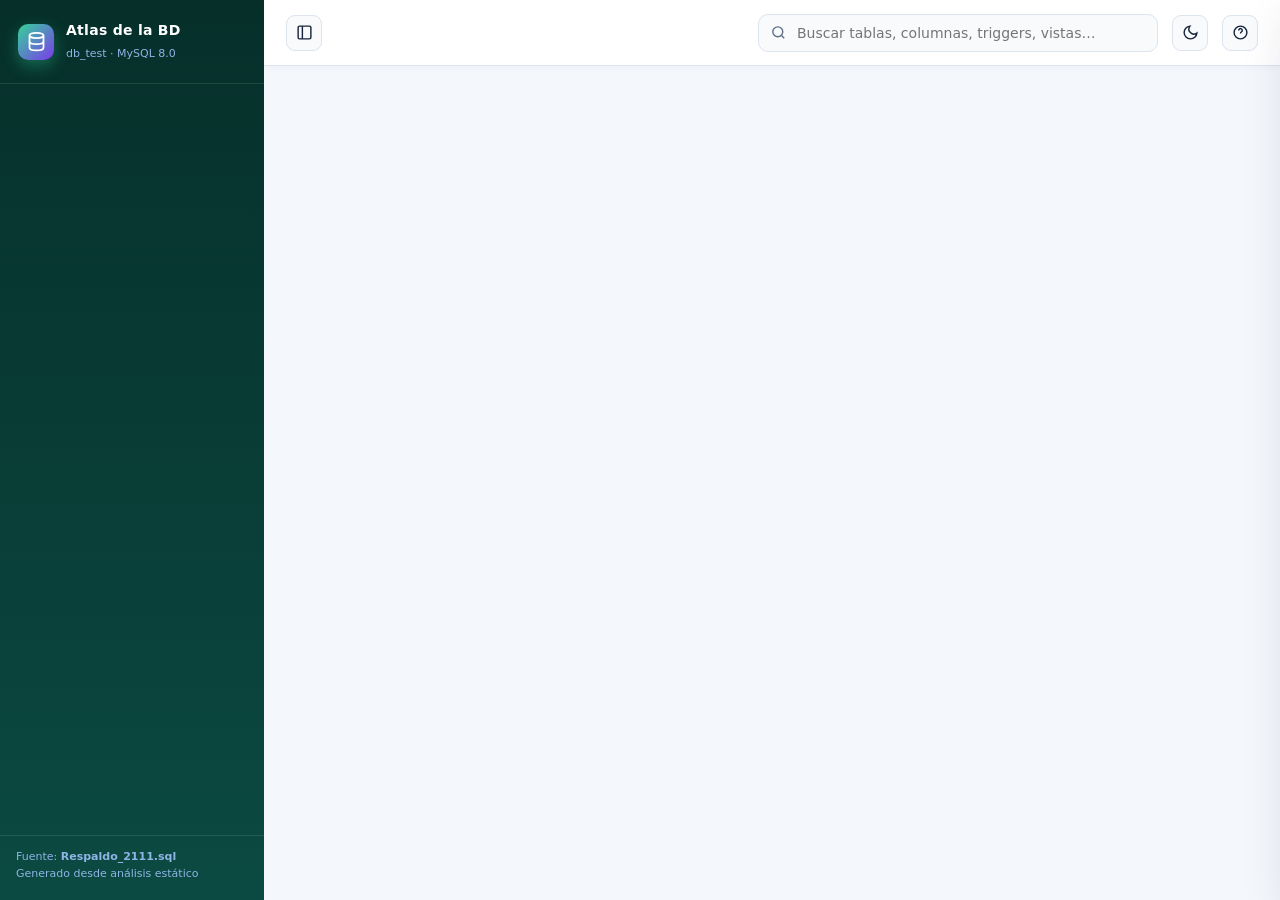
<file: docs/app.template.html>
<!DOCTYPE html>
<html lang="es">
<head>
<meta charset="utf-8">
<meta name="viewport" content="width=device-width, initial-scale=1">
<meta name="description" content="Atlas interactivo de ingeniería inversa de la base de datos db_test (MySQL 8.0) a partir de Respaldo_2111.sql">
<title>Atlas de la Base de Datos · db_test</title>
<style>
:root{
  --navy:#062f2a; --navy-2:#0b4a42; --blue:#0f766e; --blue-2:#34d399; --violet:#7c3aed;
  --bg:#f4f7fb; --surface:#ffffff; --surface-2:#f8fafc; --surface-3:#eef3fa;
  --text:#16233a; --muted:#5f6f87; --border:#dce4ef; --border-strong:#c4d1e2;
  --shadow:0 4px 18px rgba(15,42,80,.07); --shadow-lg:0 18px 48px rgba(10,31,68,.16);
  --ok:#059669; --warn:#c77d09; --danger:#d63b4a; --info:#0f766e;
  --radius:14px; --radius-sm:9px; --font:'Segoe UI',Inter,system-ui,-apple-system,Roboto,Helvetica,Arial,sans-serif;
  --mono:'Cascadia Code','SFMono-Regular',Consolas,'Liberation Mono',monospace;
}
[data-theme="dark"]{
  --bg:#071713; --surface:#10241f; --surface-2:#16322c; --surface-3:#1d4038;
  --text:#e8f5f0; --muted:#9abcb2; --border:#21483f; --border-strong:#31695d;
  --shadow:0 4px 18px rgba(0,0,0,.28); --shadow-lg:0 18px 48px rgba(0,0,0,.5);
  --ok:#34d399; --warn:#fbbf24; --danger:#fb7185; --info:#34d399;
  --navy:#051a17; --navy-2:#0a312b; --blue:#34d399; --blue-2:#5eead4; --violet:#2dd4bf;
}
*{box-sizing:border-box}
html{scroll-behavior:smooth}
body{margin:0;font-family:var(--font);background:var(--bg);color:var(--text);font-size:14px;line-height:1.55;-webkit-font-smoothing:antialiased}
button,input,select,textarea{font:inherit;color:inherit}
button{cursor:pointer}
a{color:var(--blue);text-decoration:none}
a:hover{text-decoration:underline}
:focus-visible{outline:3px solid var(--blue-2);outline-offset:2px}
.app{display:grid;grid-template-columns:264px 1fr;grid-template-rows:66px 1fr;min-height:100vh;transition:grid-template-columns .25s ease}
.app.collapsed{grid-template-columns:74px 1fr}
/* ---------- Sidebar ---------- */
.sidebar{grid-row:1/3;background:linear-gradient(180deg,var(--navy),var(--navy-2));color:#dce8fb;display:flex;flex-direction:column;position:sticky;top:0;height:100vh;overflow:hidden;z-index:30}
.brand{display:flex;align-items:center;gap:12px;padding:20px 18px;border-bottom:1px solid rgba(255,255,255,.1);min-height:66px}
.brand-mark{width:36px;height:36px;border-radius:10px;background:linear-gradient(135deg,var(--blue-2),var(--violet));display:grid;place-items:center;flex:0 0 auto;box-shadow:0 6px 16px rgba(52,211,153,.35)}
.brand-mark svg{width:21px;height:21px;color:#fff}
.brand-text strong{display:block;font-size:14px;letter-spacing:.02em;color:#fff}
.brand-text span{font-size:11px;color:#8fb4e6}
.nav{flex:1;overflow-y:auto;padding:12px 10px 20px}
.nav::-webkit-scrollbar{width:6px}.nav::-webkit-scrollbar-thumb{background:rgba(255,255,255,.18);border-radius:6px}
.nav-group{font-size:10px;letter-spacing:.14em;text-transform:uppercase;color:#6f95c9;margin:14px 10px 8px;font-weight:700;white-space:nowrap}
.nav-item{display:flex;align-items:center;gap:11px;width:100%;border:0;background:transparent;color:#c9d9f1;padding:9px 11px;border-radius:10px;text-align:left;margin:2px 0;transition:background .18s,color .18s,transform .18s}
.nav-item:hover{background:rgba(255,255,255,.08);color:#fff;transform:translateX(2px)}
.nav-item.active{background:linear-gradient(90deg,rgba(15,118,110,.85),rgba(124,58,237,.6));color:#fff;box-shadow:0 4px 14px rgba(0,0,0,.2)}
.nav-num{font-size:10px;font-weight:800;color:#7fa8dd;min-width:20px;font-variant-numeric:tabular-nums}
.nav-item.active .nav-num{color:#d1fae5}
.nav-label{white-space:nowrap;overflow:hidden;text-overflow:ellipsis;font-size:12.5px}
.nav-icon{width:17px;height:17px;flex:0 0 auto;opacity:.9}
.sidebar-foot{padding:12px 16px 18px;border-top:1px solid rgba(255,255,255,.1);font-size:11px;color:#8fb4e6}
.app.collapsed .brand-text,.app.collapsed .nav-label,.app.collapsed .nav-group,.app.collapsed .sidebar-foot{display:none}
.app.collapsed .nav-item{justify-content:center;padding:10px}
.app.collapsed .nav-num{display:none}
/* ---------- Topbar ---------- */
.topbar{background:var(--surface);border-bottom:1px solid var(--border);display:flex;align-items:center;gap:14px;padding:0 22px;position:sticky;top:0;z-index:25;box-shadow:0 1px 8px rgba(10,30,70,.04)}
.icon-btn{width:36px;height:36px;border-radius:9px;border:1px solid var(--border);background:var(--surface-2);display:grid;place-items:center;flex:0 0 auto;transition:.18s}
.icon-btn:hover{background:var(--surface-3);border-color:var(--border-strong);transform:translateY(-1px)}
.icon-btn svg{width:17px;height:17px}
.crumb{font-size:12px;color:var(--muted);min-width:0;white-space:nowrap;overflow:hidden;text-overflow:ellipsis}
.crumb b{color:var(--text)}
.search-wrap{position:relative;margin-left:auto;width:min(400px,38vw)}
.search-wrap input{width:100%;height:38px;border:1px solid var(--border);background:var(--surface-2);border-radius:10px;padding:0 38px 0 38px;outline:none}
.search-wrap input:focus{border-color:var(--blue);box-shadow:0 0 0 3px rgba(15,118,110,.12)}
.search-wrap .search-ic{position:absolute;left:12px;top:10px;width:17px;height:17px;color:var(--muted)}
.search-results{position:absolute;top:44px;left:0;right:0;background:var(--surface);border:1px solid var(--border);border-radius:12px;box-shadow:var(--shadow-lg);max-height:440px;overflow:auto;z-index:60;display:none}
.search-results.show{display:block}
.search-group{padding:8px 10px 2px;font-size:10px;text-transform:uppercase;letter-spacing:.12em;color:var(--muted);font-weight:800}
.search-hit{display:flex;gap:10px;align-items:center;width:100%;border:0;background:transparent;padding:8px 12px;text-align:left;border-radius:8px}
.search-hit:hover{background:var(--surface-3)}
.search-hit .hit-kind{font-size:9px;padding:2px 6px;border-radius:5px;background:rgba(15,118,110,.12);color:var(--blue);font-weight:800;text-transform:uppercase}
.search-hit small{display:block;color:var(--muted);font-size:11px}
/* ---------- Main / sections ---------- */
main{padding:26px 30px 70px;min-width:0;max-width:1600px;width:100%}
.section{display:none;animation:fade .28s ease}
.section.active{display:block}
@keyframes fade{from{opacity:0;transform:translateY(6px)}to{opacity:1;transform:none}}
@media (prefers-reduced-motion:reduce){*,*::before,*::after{animation-duration:.001ms!important;transition-duration:.001ms!important;scroll-behavior:auto!important}}
.sec-head{display:flex;align-items:flex-end;justify-content:space-between;gap:18px;margin-bottom:20px;flex-wrap:wrap}
.sec-head h1{font-size:26px;line-height:1.2;margin:0 0 4px;letter-spacing:-.02em}
.sec-head p{margin:0;color:var(--muted);max-width:800px;font-size:13px}
.eyebrow{display:inline-flex;align-items:center;gap:7px;font-size:10px;font-weight:800;letter-spacing:.16em;text-transform:uppercase;color:var(--blue);margin-bottom:8px}
.eyebrow::before{content:'';width:20px;height:2px;background:var(--blue);border-radius:2px}
.card{background:var(--surface);border:1px solid var(--border);border-radius:var(--radius);box-shadow:var(--shadow)}
.pad{padding:18px}
.grid{display:grid;gap:16px}
.g2{grid-template-columns:repeat(2,minmax(0,1fr))}
.g3{grid-template-columns:repeat(3,minmax(0,1fr))}
.g4{grid-template-columns:repeat(4,minmax(0,1fr))}
.g5{grid-template-columns:repeat(5,minmax(0,1fr))}
@media(max-width:1200px){.g5{grid-template-columns:repeat(3,minmax(0,1fr))}.g4{grid-template-columns:repeat(2,minmax(0,1fr))}}
@media(max-width:820px){.g2,.g3,.g4,.g5{grid-template-columns:1fr}.app{grid-template-columns:1fr}.app .sidebar{position:fixed;left:-280px;transition:left .25s;box-shadow:var(--shadow-lg)}.app.mobile-open .sidebar{left:0}.app.collapsed{grid-template-columns:1fr}.app.collapsed .nav-label,.app.collapsed .brand-text,.app.collapsed .nav-group{display:block}.app.collapsed .nav-item{justify-content:flex-start}.app.collapsed .nav-num{display:block}.search-wrap{width:100%;margin-left:0}.topbar{flex-wrap:wrap;padding:10px 14px;height:auto}.mobile-only{display:block!important}main{padding:18px 14px 60px}}
.mobile-only{display:none}
.btn{display:inline-flex;align-items:center;gap:8px;border:1px solid var(--border-strong);background:var(--surface);color:var(--text);padding:8px 13px;border-radius:9px;font-weight:600;font-size:12.5px;transition:.18s;white-space:nowrap}
.btn:hover{transform:translateY(-1px);box-shadow:var(--shadow);border-color:var(--blue)}
.btn.primary{background:linear-gradient(135deg,var(--blue),var(--violet));color:#fff;border-color:transparent;box-shadow:0 6px 18px rgba(15,118,110,.25)}
[data-theme="dark"] .btn.primary{background:linear-gradient(135deg,#0f766e,#7c3aed);color:#fff}
.btn.ghost{background:transparent;border-color:transparent;color:var(--muted)}
.btn.sm{padding:5px 9px;font-size:11px}
.btn svg{width:15px;height:15px}
.chip{display:inline-flex;align-items:center;gap:5px;font-size:10.5px;font-weight:700;padding:3px 8px;border-radius:999px;background:var(--surface-3);color:var(--muted);border:1px solid var(--border)}
.chip.pk{background:rgba(245,158,11,.14);color:#b47006;border-color:rgba(245,158,11,.3)}
.chip.fk{background:rgba(15,118,110,.13);color:var(--info);border-color:rgba(15,118,110,.28)}
.chip.uq{background:rgba(124,58,237,.13);color:var(--violet);border-color:rgba(124,58,237,.28)}
.chip.nn{background:rgba(214,59,74,.1);color:var(--danger);border-color:rgba(214,59,74,.22)}
.chip.ok{background:rgba(5,150,105,.12);color:var(--ok);border-color:rgba(5,150,105,.28)}
.chip.warn{background:rgba(199,125,9,.12);color:var(--warn);border-color:rgba(199,125,9,.28)}
.chip.bad{background:rgba(214,59,74,.11);color:var(--danger);border-color:rgba(214,59,74,.25)}
.chip.neutral{background:var(--surface-3);color:var(--muted)}
.muted{color:var(--muted)}
.small{font-size:11.5px}
.tiny{font-size:10.5px}
.mono{font-family:var(--mono)}
.nowrap{white-space:nowrap}
.right{text-align:right}
.center{text-align:center}
.divider{height:1px;background:var(--border);margin:16px 0}
/* ---------- Cover ---------- */
.hero{background:linear-gradient(135deg,#062f2a 0%,#0b4a42 52%,#0f766e 100%);color:#fff;border-radius:20px;padding:42px 46px;position:relative;overflow:hidden;box-shadow:var(--shadow-lg)}
.hero::before{content:'';position:absolute;width:520px;height:520px;border-radius:50%;background:radial-gradient(circle,rgba(52,211,153,.28),transparent 68%);top:-230px;right:-120px}
.hero::after{content:'';position:absolute;width:420px;height:420px;border-radius:50%;background:radial-gradient(circle,rgba(124,58,237,.24),transparent 70%);bottom:-260px;left:18%}
.hero>*{position:relative;z-index:1}
.hero .inst{display:inline-block;font-size:11px;letter-spacing:.18em;text-transform:uppercase;color:#a9cdf7;border:1px solid rgba(255,255,255,.25);padding:6px 12px;border-radius:999px;background:rgba(255,255,255,.06)}
.hero h1{font-size:clamp(34px,5.2vw,62px);line-height:1.05;margin:22px 0 4px;font-weight:800;letter-spacing:-.035em}
.hero .dbname{font-size:clamp(24px,3.4vw,40px);font-weight:700;color:#7dd3fc;letter-spacing:-.02em;margin:0 0 16px}
.hero .subtitle{font-size:15px;color:#d7e8ff;margin:0 0 28px;max-width:680px}
.hero-rule{height:1px;background:linear-gradient(90deg,rgba(255,255,255,.5),transparent);margin:26px 0}
.acad-grid{display:grid;grid-template-columns:repeat(4,minmax(0,1fr));gap:20px 26px}
@media(max-width:900px){.acad-grid{grid-template-columns:repeat(2,minmax(0,1fr))}.hero{padding:28px 22px}}
.acad-grid dt{font-size:9.5px;text-transform:uppercase;letter-spacing:.14em;color:#8fb9e9;font-weight:800;margin-bottom:3px}
.acad-grid dd{margin:0;font-size:13px;font-weight:600;color:#fff;line-height:1.4}
.hero-actions{display:flex;gap:11px;margin-top:30px;flex-wrap:wrap}
.hero-actions .btn{border-color:rgba(255,255,255,.35);background:rgba(255,255,255,.1);color:#fff}
.hero-actions .btn.primary{background:#fff;color:#0b4a42;border-color:#fff;box-shadow:none}
.hero-actions .btn:hover{background:rgba(255,255,255,.22)}
.hero-actions .btn.primary:hover{background:#d1fae5}
/* ---------- Stats & charts ---------- */
.stat{cursor:pointer;transition:transform .18s,box-shadow .18s,border-color .18s;position:relative;overflow:hidden}
.stat:hover{transform:translateY(-3px);box-shadow:var(--shadow-lg);border-color:var(--blue)}
.stat::after{content:'';position:absolute;right:-22px;top:-22px;width:74px;height:74px;border-radius:50%;background:rgba(15,118,110,.08)}
.stat .label{font-size:10.5px;text-transform:uppercase;letter-spacing:.1em;color:var(--muted);font-weight:800}
.stat .value{font-size:31px;font-weight:800;letter-spacing:-.03em;line-height:1.15;margin:7px 0 2px;font-variant-numeric:tabular-nums}
.stat .foot{font-size:11px;color:var(--muted)}
.stat .sicon{width:32px;height:32px;border-radius:9px;background:rgba(15,118,110,.1);color:var(--blue);display:grid;place-items:center;float:right}
.stat .sicon svg{width:17px;height:17px}
.chart-card{padding:16px 18px;min-height:270px}
.chart-card h3{font-size:13px;margin:0 0 3px}
.chart-card .hint{font-size:10.5px;color:var(--muted);margin:0 0 12px}
.chart-svg{width:100%;height:auto;max-height:210px;overflow:visible}
.integrity{display:flex;align-items:center;gap:16px;flex-wrap:wrap}
.integrity .ring{width:76px;height:76px;flex:0 0 auto}
.progress{height:8px;border-radius:99px;background:var(--surface-3);overflow:hidden}
.progress>i{display:block;height:100%;border-radius:99px;background:linear-gradient(90deg,var(--blue),var(--ok))}
/* ---------- Tables / lists ---------- */
.toolbar{display:flex;gap:9px;flex-wrap:wrap;align-items:center;margin-bottom:16px}
.field{height:36px;border:1px solid var(--border);background:var(--surface);border-radius:9px;padding:0 11px;min-width:130px;outline:none}
.field:focus{border-color:var(--blue);box-shadow:0 0 0 3px rgba(15,118,110,.1)}
.seg{display:inline-flex;border:1px solid var(--border);border-radius:9px;overflow:hidden;background:var(--surface)}
.seg button{border:0;background:transparent;padding:8px 12px;font-size:11.5px;font-weight:700;color:var(--muted)}
.seg button.active{background:var(--blue);color:#fff}
.data-table{width:100%;border-collapse:collapse;font-size:12px}
.data-table th{text-align:left;font-size:10px;text-transform:uppercase;letter-spacing:.1em;color:var(--muted);font-weight:800;padding:10px 12px;border-bottom:1px solid var(--border);background:var(--surface-2);position:sticky;top:0;z-index:1}
.data-table td{padding:10px 12px;border-bottom:1px solid var(--border);vertical-align:top}
.data-table tbody tr:hover{background:var(--surface-2)}
.table-scroll{max-height:620px;overflow:auto;border:1px solid var(--border);border-radius:var(--radius);background:var(--surface)}
.entity-card{cursor:pointer;transition:.18s;position:relative;overflow:hidden}
.entity-card:hover{transform:translateY(-3px);box-shadow:var(--shadow-lg);border-color:var(--blue)}
.entity-card .top{display:flex;justify-content:space-between;gap:10px;align-items:flex-start}
.entity-card h3{margin:0;font-size:14px;font-family:var(--mono);word-break:break-all}
.entity-card p{margin:9px 0 12px;color:var(--muted);font-size:12px;min-height:52px}
.tag-dot{width:8px;height:8px;border-radius:50%;display:inline-block;flex:0 0 auto}
.empty{padding:38px 20px;text-align:center;color:var(--muted);border:1px dashed var(--border-strong);border-radius:var(--radius);background:var(--surface-2)}
.empty svg{width:30px;height:30px;opacity:.5;margin-bottom:8px}
/* ---------- Code viewer ---------- */
.code-block{background:#0d1b30;color:#d7e5fb;border-radius:10px;overflow:hidden;border:1px solid #1e3354}
.code-head{display:flex;align-items:center;gap:8px;padding:8px 12px;background:#122541;border-bottom:1px solid #1e3354;font-size:11px;color:#93b4e0}
.code-head .sp{flex:1}
.code-head button{border:1px solid #34527d;background:#162c4d;color:#cfe2ff;border-radius:6px;padding:3px 8px;font-size:10.5px}
.code-body{max-height:340px;overflow:auto;font-family:var(--mono);font-size:11.5px;line-height:1.65;padding:10px 0;white-space:pre}
.code-block.collapsed .code-body{display:none}
.code-line{display:flex;min-width:max-content}
.code-line .ln{width:44px;flex:0 0 44px;text-align:right;padding-right:12px;color:#5f7da8;user-select:none;border-right:1px solid #1e3354;margin-right:14px}
.code-line .lc{padding-right:20px}
.kw{color:#7dd3fc;font-weight:700}.str{color:#a7f3d0}.num{color:#fcd34d}.cm{color:#7f9bc4;font-style:italic}.fn{color:#c4b5fd}.id{color:#e2e8f0}
mark{background:rgba(250,204,21,.35);color:inherit;border-radius:3px;padding:0 1px}
/* ---------- Dictionary ---------- */
.dict-layout{display:grid;grid-template-columns:250px 1fr;gap:16px;align-items:start}
@media(max-width:1000px){.dict-layout{grid-template-columns:1fr}}
.table-picker{max-height:70vh;overflow:auto;padding:8px}
.table-picker button{display:flex;justify-content:space-between;gap:8px;width:100%;border:0;background:transparent;padding:8px 10px;border-radius:8px;text-align:left;font-size:11.5px}
.table-picker button:hover{background:var(--surface-3)}
.table-picker button.active{background:rgba(15,118,110,.12);color:var(--blue);font-weight:700}
.col-card{border:1px solid var(--border);border-radius:10px;background:var(--surface);margin-bottom:9px;overflow:hidden}
.col-head{display:flex;align-items:center;gap:9px;padding:11px 13px;cursor:pointer;flex-wrap:wrap}
.col-head:hover{background:var(--surface-2)}
.col-head .cname{font-family:var(--mono);font-weight:700;font-size:12.5px}
.col-head .ctype{font-family:var(--mono);font-size:10.5px;color:var(--muted)}
.col-head .chev{margin-left:auto;transition:transform .2s}
.col-card.open .chev{transform:rotate(90deg)}
.col-body{display:none;border-top:1px solid var(--border);padding:14px;background:var(--surface-2)}
.col-card.open .col-body{display:block}
.ficha{display:grid;grid-template-columns:132px 1fr;gap:4px 14px;font-size:11.5px;margin-bottom:12px}
.ficha dt{font-weight:800;color:var(--muted);font-size:10px;text-transform:uppercase;letter-spacing:.07em;padding-top:2px}
.ficha dd{margin:0;word-break:break-word}
.formula{font-family:var(--mono);font-size:11.5px;background:#0d1b30;color:#bfe3ff;border-radius:8px;padding:11px 13px;overflow:auto;white-space:pre-wrap;word-break:break-word}
.legend{display:grid;grid-template-columns:repeat(auto-fit,minmax(190px,1fr));gap:9px}
.legend-item{display:flex;gap:10px;align-items:flex-start;padding:9px 11px;border:1px solid var(--border);border-radius:9px;background:var(--surface-2)}
.legend-sym{font-family:var(--mono);font-weight:800;font-size:15px;color:var(--blue);min-width:28px;text-align:center}
.note{border-left:3px solid var(--blue);background:rgba(15,118,110,.07);padding:10px 13px;border-radius:0 8px 8px 0;font-size:11.5px}
.note.warn{border-color:var(--warn);background:rgba(199,125,9,.09)}
.note.ok{border-color:var(--ok);background:rgba(5,150,105,.08)}
/* ---------- EER ---------- */
.eer-shell{position:relative;border:1px solid var(--border);border-radius:var(--radius);background:var(--surface);overflow:hidden;height:760px;box-shadow:var(--shadow)}
.eer-shell:fullscreen{height:100vh;border-radius:0}
.eer-toolbar{display:flex;gap:8px;align-items:center;flex-wrap:wrap;padding:10px 12px;border-bottom:1px solid var(--border);background:var(--surface-2)}
.eer-canvas{position:absolute;inset:52px 0 0;overflow:hidden;cursor:grab;background-image:radial-gradient(circle,var(--border) 1px,transparent 1px);background-size:24px 24px}
.eer-canvas.grabbing{cursor:grabbing}
.eer-world{position:absolute;left:0;top:0;transform-origin:0 0;backface-visibility:hidden;text-rendering:geometricPrecision}
.eer-edges{position:absolute;left:0;top:0;overflow:visible;pointer-events:none;shape-rendering:geometricPrecision}
.eer-edges path.edge{pointer-events:stroke;cursor:pointer;fill:none;stroke:var(--border-strong);stroke-width:2.1;shape-rendering:geometricPrecision}
.eer-edges path.edge.hl{stroke:var(--blue);stroke-width:3.4;filter:drop-shadow(0 0 5px rgba(15,118,110,.55))}
.eer-edges path.edge.dim{opacity:.14}
.eer-node{position:absolute;background:var(--surface);border:1px solid var(--border-strong);border-radius:9px;box-shadow:var(--shadow);width:200px;overflow:hidden;cursor:pointer;font-size:11px;transition:box-shadow .2s,border-color .2s,opacity .2s}
.eer-node:hover{border-color:var(--blue);box-shadow:0 10px 26px rgba(15,118,110,.24)}
.eer-node.selected{border-color:var(--violet);box-shadow:0 0 0 2px rgba(124,58,237,.32),0 12px 30px rgba(124,58,237,.22)}
.eer-node.dim{opacity:.24}
.eer-node .nh{padding:8px 9px;background:linear-gradient(90deg,var(--navy-2),#0f766e);color:#fff;font-family:var(--mono);font-size:11.5px;font-weight:700;display:flex;align-items:center;justify-content:space-between;gap:6px;letter-spacing:.01em}
.eer-node .nh>span:first-child{overflow:hidden;text-overflow:ellipsis;white-space:nowrap;min-width:0}
.eer-node .nq{display:flex;gap:6px;padding:5px 8px;background:var(--surface-2);border-bottom:1px solid var(--border);font-size:9.8px;color:var(--muted);line-height:1.25}
.eer-node .nq span{flex:1;min-width:0;white-space:nowrap;overflow:hidden;text-overflow:ellipsis}
.eer-node .nq b{color:var(--text);font-family:var(--mono);font-size:10.5px}
.eer-node .nb{padding:6px 8px 8px;font-size:11px}
.eer-attr{display:flex;align-items:center;gap:5px;padding:2.5px 0;border-bottom:1px dashed var(--border);white-space:nowrap}
.eer-attr:last-child{border-bottom:0}
.eer-attr .k{font-family:var(--mono);font-size:10px;width:15px;text-align:center;font-weight:800}
.eer-attr .k.pk{color:var(--warn)}.eer-attr .k.fk{color:var(--blue)}.eer-attr .k.uq{color:var(--violet)}
.eer-attr .nm{font-family:var(--mono);font-size:10.5px;overflow:hidden;text-overflow:ellipsis}
.eer-attr .ty{margin-left:auto;color:var(--muted);font-size:9.5px}
.eer-mini{padding:7px 9px;color:var(--muted);font-size:10.5px}
.eer-legend{position:absolute;bottom:12px;left:12px;background:var(--surface);border:1px solid var(--border);border-radius:9px;padding:9px 11px;font-size:10px;box-shadow:var(--shadow);max-width:330px}
.eer-legend b{display:block;margin-bottom:4px;font-size:10px}
.eer-hint{position:absolute;bottom:12px;right:12px;background:var(--surface);border:1px solid var(--border);border-radius:9px;padding:7px 10px;font-size:10px;color:var(--muted);box-shadow:var(--shadow)}
.zoom-label{font-family:var(--mono);font-size:11px;color:var(--muted);min-width:48px;text-align:center}
/* ---------- Drawer ---------- */
.drawer-backdrop{position:fixed;inset:0;background:rgba(6,18,38,.45);opacity:0;pointer-events:none;transition:.22s;z-index:70}
.drawer-backdrop.show{opacity:1;pointer-events:auto}
.drawer{position:fixed;right:0;top:0;bottom:0;width:min(480px,94vw);background:var(--surface);border-left:1px solid var(--border);box-shadow:var(--shadow-lg);transform:translateX(103%);transition:transform .26s ease;z-index:80;overflow-y:auto;padding:20px 22px 50px}
.drawer.show{transform:none}
.drawer-head{display:flex;justify-content:space-between;gap:12px;align-items:flex-start;margin-bottom:14px}
.drawer h2{font-size:18px;margin:0;word-break:break-word}
.drawer .obj-kind{font-size:10px;text-transform:uppercase;letter-spacing:.14em;color:var(--blue);font-weight:800}
.drawer-section{margin-top:18px}
.drawer-section h4{font-size:10.5px;text-transform:uppercase;letter-spacing:.12em;color:var(--muted);margin:0 0 8px;border-bottom:1px solid var(--border);padding-bottom:6px}
.kv{display:grid;grid-template-columns:120px 1fr;gap:6px 10px;font-size:11.5px}
.kv dt{color:var(--muted)}
.kv dd{margin:0;word-break:break-word}
.flow{display:flex;align-items:center;gap:6px;flex-wrap:wrap;font-size:10.5px}
.flow span{border:1px solid var(--border);border-radius:7px;padding:5px 8px;background:var(--surface-2)}
.flow i{color:var(--blue);font-style:normal;font-weight:800}
.toast{position:fixed;bottom:22px;left:50%;transform:translate(-50%,20px);background:var(--navy);color:#fff;padding:10px 16px;border-radius:9px;box-shadow:var(--shadow-lg);z-index:100;opacity:0;pointer-events:none;transition:.25s;font-size:12px}
.toast.show{opacity:1;transform:translate(-50%,0)}
.help-list{margin:0;padding-left:18px;font-size:12px;line-height:1.9}
/* ---------- Print ---------- */
.print-only,.print-front{display:none}
@media print{
  @page{size:A4;margin:16mm}
  html,body{background:#fff!important;color:#111!important}
  body{font-size:10pt}
  .sidebar,.topbar,.drawer,.drawer-backdrop,.toast,.no-print,.hero-actions,.code-head button{display:none!important}
  main{padding:0!important;max-width:none!important}
  .section{display:none!important;animation:none!important}
  .section.active{display:block!important}
  body.printing-all .section{display:block!important;page-break-before:always;break-before:page}
  body.print-scope-dictionary .section[data-print="dictionary"],body.print-scope-triggers .section[data-print="triggers"],body.print-scope-views .section[data-print="views"]{display:block!important}
  .card,.entity-card,.col-card{box-shadow:none!important;break-inside:avoid;page-break-inside:avoid}
  .hero{background:#062f2a!important;color:#fff!important;-webkit-print-color-adjust:exact;print-color-adjust:exact;border-radius:10px}
  .hero h1{font-size:30pt}.hero .dbname{font-size:20pt}
  .table-scroll{max-height:none!important;overflow:visible!important}
  .code-body{max-height:none!important;overflow:visible!important;background:#f4f6fa!important;color:#111!important}
  .code-line .ln{color:#555;border-color:#ccc}
  .kw,.str,.num,.cm,.fn,.id{color:#111!important}
  .print-only{display:none!important}
  body.printing-all .print-front{display:block!important}
  .print-cover{min-height:250mm;display:flex;flex-direction:column;justify-content:center;align-items:center;text-align:center;page-break-after:always;break-after:page;-webkit-print-color-adjust:exact;print-color-adjust:exact}
  .print-cover .pf-inst{font-size:15pt;font-weight:800;letter-spacing:.04em;color:#062f2a}
  .print-cover .pf-kicker{margin-top:10mm;font-size:9pt;text-transform:uppercase;letter-spacing:.22em;color:#64748b}
  .print-cover h1{margin:8mm 0 2mm;font-size:32pt;line-height:1.15;color:#062f2a}
  .print-cover .pf-db{font-size:20pt;font-weight:800;color:#0f766e;font-family:var(--mono)}
  .print-cover .pf-practice{margin-top:5mm;font-size:12pt;color:#334155;max-width:150mm}
  .print-cover .pf-rule{width:70mm;height:1.2mm;background:#0f766e;margin:10mm 0}
  .print-cover .pf-grid{display:grid;grid-template-columns:1fr 1fr;gap:4mm 10mm;width:170mm;margin:0;text-align:left}
  .print-cover .pf-grid div{border-bottom:1px solid #dce4ef;padding-bottom:2mm}
  .print-cover .pf-grid dt{font-size:7.5pt;text-transform:uppercase;letter-spacing:.12em;color:#64748b;font-weight:800}
  .print-cover .pf-grid dd{margin:1mm 0 0;font-size:10pt;font-weight:600;color:#16233a}
  .print-cover .pf-foot{margin-top:14mm;font-size:8.5pt;color:#64748b}
  .print-index{padding-top:6mm;break-inside:avoid;page-break-inside:avoid}
  .print-index .pf-inst{font-size:8pt;text-transform:uppercase;letter-spacing:.18em;color:#0f766e;font-weight:800}
  .print-index h2{font-size:20pt;margin:3mm 0 7mm;color:#062f2a}
  .pf-toc{width:100%;border-collapse:collapse;font-size:9.5pt}
  .pf-toc td{padding:2.4mm 2mm;border-bottom:1px solid #dce4ef}
  .pf-toc .pf-num{width:12mm;font-family:var(--mono);font-weight:800;color:#0f766e}
  .pf-toc .pf-page{width:18mm;text-align:right;color:#64748b;font-family:var(--mono)}
  .print-index .pf-note{margin-top:8mm;font-size:8.5pt;color:#64748b;border-left:2px solid #0f766e;padding-left:4mm}
  h1,h2,h3{break-after:avoid}
  .chart-svg{max-height:150px}
  .formula{background:#f4f6fa!important;color:#111!important;border:1px solid #ddd}
}
</style>
</head>
<body>
<div class="app" id="app">
  <aside class="sidebar" aria-label="Navegación principal">
    <div class="brand">
      <div class="brand-mark"><svg viewBox="0 0 24 24" fill="none" stroke="currentColor" stroke-width="2"><ellipse cx="12" cy="5" rx="8" ry="3"/><path d="M4 5v7c0 1.7 3.6 3 8 3s8-1.3 8-3V5"/><path d="M4 12v7c0 1.7 3.6 3 8 3s8-1.3 8-3v-7"/></svg></div>
      <div class="brand-text"><strong>Atlas de la BD</strong><span id="brandDb">db_test · MySQL 8.0</span></div>
    </div>
    <nav class="nav" id="nav"></nav>
    <div class="sidebar-foot">Fuente: <b>Respaldo_2111.sql</b><br>Generado desde análisis estático</div>
  </aside>
  <header class="topbar">
    <button class="icon-btn mobile-only" id="mobileMenu" aria-label="Abrir menú"><svg viewBox="0 0 24 24" fill="none" stroke="currentColor" stroke-width="2"><path d="M3 6h18M3 12h18M3 18h18"/></svg></button>
    <button class="icon-btn" id="collapseBtn" aria-label="Colapsar menú"><svg viewBox="0 0 24 24" fill="none" stroke="currentColor" stroke-width="2"><rect x="3" y="3" width="18" height="18" rx="2"/><path d="M9 3v18"/></svg></button>
    <div class="crumb" id="crumb"></div>
    <div class="search-wrap">
      <svg class="search-ic" viewBox="0 0 24 24" fill="none" stroke="currentColor" stroke-width="2"><circle cx="11" cy="11" r="7"/><path d="m20 20-4-4"/></svg>
      <input id="globalSearch" type="search" placeholder="Buscar tablas, columnas, triggers, vistas…" aria-label="Buscador global" autocomplete="off">
      <div class="search-results" id="searchResults" role="listbox"></div>
    </div>
    <button class="icon-btn" id="themeBtn" title="Cambiar tema" aria-label="Cambiar tema"><svg viewBox="0 0 24 24" fill="none" stroke="currentColor" stroke-width="2"><path d="M21 12.8A9 9 0 1 1 11.2 3a7 7 0 0 0 9.8 9.8Z"/></svg></button>
    <button class="icon-btn" id="helpBtn" title="Ayuda" aria-label="Ayuda"><svg viewBox="0 0 24 24" fill="none" stroke="currentColor" stroke-width="2"><circle cx="12" cy="12" r="9"/><path d="M9.5 9a2.5 2.5 0 1 1 4 2c-.9.7-1.5 1.2-1.5 2.5M12 17h.01"/></svg></button>
  </header>
  <main id="main">
    <div id="printFront" class="print-only print-front" aria-hidden="true"></div>
    <section class="section active" id="sec-inicio" data-title="Inicio y presentación" data-print="cover"></section>
    <section class="section" id="sec-dashboard" data-title="Dashboard general" data-print="dashboard"></section>
    <section class="section" id="sec-tablas" data-title="Explorador de tablas" data-print="tables"></section>
    <section class="section" id="sec-diccionario" data-title="Diccionario de datos" data-print="dictionary"></section>
    <section class="section" id="sec-clasificacion" data-title="Clasificación de atributos" data-print="classification"></section>
    <section class="section" id="sec-dominios" data-title="Dominios y notación formal" data-print="domains"></section>
    <section class="section" id="sec-eer" data-title="Modelo EER interactivo" data-print="eer"></section>
    <section class="section" id="sec-relaciones" data-title="Explorador de relaciones" data-print="relations"></section>
    <section class="section" id="sec-triggers" data-title="Documentación de triggers" data-print="triggers"></section>
    <section class="section" id="sec-vistas" data-title="Documentación de vistas" data-print="views"></section>
    <section class="section" id="sec-indices" data-title="Índices y restricciones" data-print="indexes"></section>
    <section class="section" id="sec-registros" data-title="Registros y estadísticas" data-print="records"></section>
    <section class="section" id="sec-dependencias" data-title="Dependencias y trazabilidad" data-print="deps"></section>
    <section class="section" id="sec-conclusiones" data-title="Conclusiones técnicas" data-print="conclusions"></section>
    <section class="section" id="sec-exportacion" data-title="Exportación de documentación" data-print="export"></section>
  </main>
</div>
<div class="drawer-backdrop" id="drawerBackdrop"></div>
<aside class="drawer" id="drawer" aria-label="Panel de detalles"></aside>
<div class="toast" id="toast" role="status"></div>

<script id="dataset" type="application/json">__DATASET_JSON__</script>
<script>
"use strict";
/* ============================================================
   ATLAS DE LA BASE DE DATOS — SPA autocontenida
   Capa de datos: DATA (embebido del respaldo analizado)
   ============================================================ */
const DATA = JSON.parse(document.getElementById('dataset').textContent);
const $ = (s, r=document) => r.querySelector(s);
const $$ = (s, r=document) => [...r.querySelectorAll(s)];
const esc = v => String(v ?? '').replace(/[&<>"']/g, c => ({'&':'&amp;','<':'&lt;','>':'&gt;','"':'&quot;',"'":'&#39;'}[c]));
const fmt = n => (n ?? 0).toLocaleString('es-MX');
const icon = (p, cls='') => `<svg class="${cls}" viewBox="0 0 24 24" fill="none" stroke="currentColor" stroke-width="1.8" stroke-linecap="round" stroke-linejoin="round">${p}</svg>`;
const ICONS = {
  home:'<path d="m3 10 9-7 9 7v10a2 2 0 0 1-2 2H5a2 2 0 0 1-2-2z"/><path d="M9 22v-7h6v7"/>',
  dash:'<rect x="3" y="3" width="7" height="9" rx="1"/><rect x="14" y="3" width="7" height="5" rx="1"/><rect x="14" y="12" width="7" height="9" rx="1"/><rect x="3" y="16" width="7" height="5" rx="1"/>',
  table:'<rect x="3" y="3" width="18" height="18" rx="2"/><path d="M3 9h18M3 15h18M9 3v18"/>',
  book:'<path d="M4 19.5A2.5 2.5 0 0 1 6.5 17H20"/><path d="M6.5 2H20v20H6.5A2.5 2.5 0 0 1 4 19.5v-15A2.5 2.5 0 0 1 6.5 2z"/>',
  tag:'<path d="M20.6 13.4 12 22l-9-9V3h10z"/><circle cx="7.5" cy="7.5" r="1.2"/>',
  code:'<path d="m16 18 6-6-6-6M8 6l-6 6 6 6"/>',
  graph:'<circle cx="6" cy="6" r="3"/><circle cx="18" cy="6" r="3"/><circle cx="12" cy="18" r="3"/><path d="m8.5 7.5 2.3 8M15.5 7.5l-2.3 8M9 6h6"/>',
  link:'<path d="M10 13a5 5 0 0 0 7.5.5l3-3a5 5 0 0 0-7-7l-1.7 1.7"/><path d="M14 11a5 5 0 0 0-7.5-.5l-3 3a5 5 0 0 0 7 7l1.7-1.7"/>',
  bolt:'<path d="M13 2 4 14h7l-1 8 9-12h-7z"/>',
  eye:'<path d="M2 12s3.5-7 10-7 10 7 10 7-3.5 7-10 7-10-7-10-7z"/><circle cx="12" cy="12" r="3"/>',
  key:'<circle cx="8" cy="15" r="4"/><path d="m10.8 12.2 8-8M17 5l2 2M14 8l2 2"/>',
  bars:'<path d="M3 21h18M6 21V10M11 21V4M16 21v-8M21 21v-13"/>',
  route:'<circle cx="6" cy="18" r="3"/><circle cx="18" cy="6" r="3"/><path d="M8.2 16.2C12 15 9 10 14 8"/>',
  check:'<path d="m5 12 5 5L20 7"/>',
  export:'<path d="M12 3v12M7 8l5-5 5 5"/><path d="M4 17v3a1 1 0 0 0 1 1h14a1 1 0 0 0 1-1v-3"/>'
};
const SECTIONS = [
  ['inicio','Inicio y presentación','home'],
  ['dashboard','Dashboard general','dash'],
  ['tablas','Explorador de tablas','table'],
  ['diccionario','Diccionario de datos','book'],
  ['clasificacion','Clasificación de atributos','tag'],
  ['dominios','Dominios y notación formal','code'],
  ['eer','Modelo EER interactivo','graph'],
  ['relaciones','Explorador de relaciones','link'],
  ['triggers','Documentación de triggers','bolt'],
  ['vistas','Documentación de vistas','eye'],
  ['indices','Índices y restricciones','key'],
  ['registros','Registros y estadísticas','bars'],
  ['dependencias','Dependencias y trazabilidad','route'],
  ['conclusiones','Conclusiones técnicas','check'],
  ['exportacion','Exportación de documentación','export']
];
const T = DATA.tables, TR = DATA.triggers, V = DATA.views, R = DATA.relationships, S = DATA.stats;
const tableMap = Object.fromEntries(T.map(t => [t.name, t]));
const relMap = Object.fromEntries(R.map(r => [r.id, r]));
const viewMap = Object.fromEntries(V.map(v => [v.name, v]));
const trigMap = Object.fromEntries(TR.map(t => [t.name, t]));

/* ---------- Utilidades ---------- */
function toast(msg){ const el=$('#toast'); el.textContent=msg; el.classList.add('show'); clearTimeout(toast._t); toast._t=setTimeout(()=>el.classList.remove('show'),2600); }
async function copyText(text, label='Texto'){
  try{ await navigator.clipboard.writeText(text); toast((label||'Texto')+' copiado'); }
  catch(e){ const ta=document.createElement('textarea'); ta.value=text; document.body.appendChild(ta); ta.select(); document.execCommand('copy'); ta.remove(); toast((label||'Texto')+' copiado'); }
}
function download(name, content, mime='text/plain;charset=utf-8'){
  const blob = new Blob([content],{type:mime}); const a=document.createElement('a'); a.href=URL.createObjectURL(blob); a.download=name; document.body.appendChild(a); a.click(); a.remove(); setTimeout(()=>URL.revokeObjectURL(a.href),1000);
}
function catOf(t){
  const n=t.name;
  if(n==='tb_logs') return 'Auditoría';
  if(n.startsWith('tbd_')) return 'Detalle y ejecución';
  if(n.startsWith('tbc_')) return 'Catálogos';
  if(/users|people|user_addresses/.test(n)) return 'Identidad y personas';
  if(/buyer_orders|carts|payments|payment_transactions|cancellations|returns|refunds|shipments/.test(n)) return 'Transacciones';
  return 'Productos y catálogos';
}
const CAT_COLORS = {'Auditoría':'#d63b4a','Detalle y ejecución':'#7c3aed','Catálogos':'#0f9d72','Identidad y personas':'#0f766e','Transacciones':'#c77d09','Productos y catálogos':'#0891b2'};
function entityLabel(t){ return ({tb_buyer_orders:'pedido de compra',tb_cancellations:'cancelación',tb_carts:'carrito de compras',tb_logs:'bitácora de operaciones',tb_payment_methods:'método de pago aplicado a un pedido',tb_payment_transactions:'transacción de pago',tb_payments:'pago de pedido',tb_people:'datos personales del usuario',tb_products:'producto del catálogo',tb_refunds:'reembolso',tb_returns:'devolución',tb_shipments:'envío',tb_user_addresses:'dirección de entrega',tb_users:'cuenta de usuario',tbc_categories:'categoría de productos',tbc_payment_methods_types:'tipo de método de pago',tbd_address_components:'componente de dirección',tbd_cancellation_items:'Ítem cancelado',tbd_carts_items:'Ítem de carrito por proveedor',tbd_order_items:'Ítem de pedido',tbd_products_categories:'asignación de producto a categoría',tbd_products_users_providers:'oferta de producto por proveedor',tbd_return_items:'Ítem devuelto',tbd_user_payment_methods:'método de pago guardado por usuario',tbd_users_wishlist_products:'producto en lista de deseos'})[t.name] || t.name.replace(/^tb[cd]?_/,'').replace(/_/g,' '); }
const TABLE_DESC = {
 tb_buyer_orders:'Registra los pedidos realizados por compradores a un vendedor. Controla el subtotal, el costo de envío y el estado de cumplimiento desde Pending hasta Delivered, Canceled o Returned.',
 tb_cancellations:'Gestiona las solicitudes de cancelación de pedidos: motivo, estado de resolución, notas y trazabilidad de fechas.',
 tb_carts:'Representa el carrito activo de cada usuario y conserva sus fechas de creación y actualización.',
 tb_logs:'Bitácora central de auditoría. Cada trigger registra aquí la operación CRUD, el usuario de base de datos, una descripción del cambio y su estado.',
 tb_payment_methods:'Asocia un intento de pago de un pedido con un tipo de método de pago y su referencia externa.',
 tb_payment_transactions:'Historial de eventos de una transacción de pago (creación, autorización, captura, fallo o reembolso).',
 tb_payments:'Registra el pago aplicado a un pedido, incluyendo moneda, proveedor, referencia y estado.',
 tb_people:'Almacena la información personal complementaria de una cuenta de usuario: nombre, fecha de nacimiento, género, país y teléfono.',
 tb_products:'Catálogo maestro de productos con SKU, descripción, precio actual, inventario disponible y estatus.',
 tb_refunds:'Controla reembolsos derivados de pagos, cancelaciones o devoluciones, con montos, motivos y estados de procesamiento.',
 tb_returns:'Gestiona devoluciones de pedidos, cantidades, motivos, estado logístico y resolución.',
 tb_shipments:'Controla el envío físico de pedidos: transportista, número de rastreo, costos, fechas estimadas y reales.',
 tb_user_addresses:'Direcciones de entrega de los usuarios con etiqueta, destinatario, teléfono, coordenadas e instrucciones.',
 tb_users:'Cuentas de acceso al sistema: correo, apodo, credencial, auditoría de ingreso y estatus.',
 tbc_categories:'Catálogo jerárquico de categorías de productos mediante sup_id_category (autorreferencia).',
 tbc_payment_methods_types:'Catálogo de tipos de método de pago (código y descripción).',
 tbd_address_components:'Detalle Normalizado de una dirección: componentes como calle, número, colonia, ciudad o código postal.',
 tbd_cancellation_items:'Detalle de los ítems afectados por una cancelación, con cantidad y monto unitario.',
 tbd_carts_items:'Detalle del carrito por proveedor y producto; su clave es compuesta (cart_ID, provider_ID, product_ID).',
 tbd_order_items:'Detalle de los productos vendidos en un pedido, con nombre congelado al momento de la venta, cantidad y precio unitario.',
 tbd_products_categories:'Tabla de unión muchos a muchos entre productos y categorías.',
 tbd_products_users_providers:'Tabla de unión con rol: relaciona usuarios/proveedores con productos e indica tipo de propiedad o distribución.',
 tbd_return_items:'Detalle de los ítems devueltos, cantidad, monto, motivo y condición física.',
 tbd_user_payment_methods:'Métodos de pago guardados por usuario (token de proveedor, últimos cuatro dígitos, etiqueta y predicado).',
 tbd_users_wishlist_products:'Lista de deseos: relación muchos a muchos entre usuarios y productos.'
};
/* ============================================================
   MOTOR SEMÁNTICO: descripción, dominio, naturaleza, clasificación y DFD
   Las descripciones son interpretación técnica inferida (no texto literal del DDL).
   ============================================================ */
const COL_SEM = {
 ID:c=>`Identificador entero autogenerado que distingue de forma única cada registro.${c.autoIncrement?' MySQL lo produce automáticamente (AUTO_INCREMENT).':''}`,
 order_ID:()=>'Clave foránea que apunta al pedido de compra al que pertenece el registro.',
 buyer_order_ID:()=>'Clave foránea hacia el pedido de compra (tb_buyer_orders) que origina el proceso.',
 seller_order_ID:()=>'Clave foránea hacia el pedido del vendedor (tb_buyer_orders) sobre el que se factura el ítem.',
 user_ID:()=>'Clave foránea hacia la cuenta de usuario responsable o beneficiaria del registro.',
 payment_ID:()=>'Clave foránea hacia el pago al que pertenece el evento, transacción o reembolso.',
 payment_method_type_ID:()=>'Clave foránea al catálogo de tipos de método de pago; determina la modalidad permitida.',
 cancellation_ID:()=>'Clave foránea hacia la cancelación que motiva el reembolso o el Ítem cancelado.',
 return_ID:()=>'Clave foránea hacia la devolución a la que pertenece el Ítem devuelto.',
 order_item_ID:()=>'Clave foránea hacia el Ítem de pedido afectado por una devolución o cancelación.',
 address_ID:()=>'Clave foránea hacia la dirección de entrega asociada al envío o componente.',
 address_sup_ID:()=>'Autorreferencia opcional para representar jerarquía entre componentes de dirección.',
 sup_id_category:()=>'Autorreferencia opcional que permite construir un árbol de categorías (categoría padre).',
 product_ID:()=>'Clave foránea hacia el producto del catálogo.',
 product_offer_ID:()=>'Clave foránea hacia la oferta producto-proveedor de la que se tomó el Ítem vendido.',
 provider_ID:()=>'Clave foránea que identifica al proveedor del Ítem en el carrito.',
 cart_ID:()=>'Clave foránea hacia el carrito de compras al que pertenece el Ítem.',
 return_item_ID:()=>'Identificador del Ítem devuelto dentro de una devolución.',
 subtotal:()=>'Suma de cantidad por precio unitario antes de impuestos o envío.',
 shipping_cost:()=>'Monto cobrado por el envío; el DDL exige un CHECK de no negatividad en pedidos.',
 amount:()=>'Monto monetario de la operación (pago, transacción o reembolso).',
 unit_amount:()=>'Valor monetario de una unidad del Ítem cancelado o devuelto.',
 current_price:()=>'Precio vigente del producto en el catálogo.',
 current_stock:()=>'Existencias disponibles actuales del producto.',
 unit_price:()=>'Precio unitario congelado al momento de la venta.',
 quantity:()=>'Cantidad de unidades del producto en el Ítem, carrito, devolución o cancelación.',
 latitude:()=>'Coordenada geográfica de latitud de la dirección (grados decimales).',
 longitude:()=>'Coordenada geográfica de longitud de la dirección (grados decimales).',
 currency:()=>'Código ISO 4217 de la moneda (tres caracteres) en que se expresa el monto.',
 country_code:()=>'Código ISO 3166-1 alfa-2 del país de la persona.',
 SKU:()=>'Stock Keeping Unit: código único de identificación comercial del producto.',
 name:()=>'Nombre descriptivo legible de la entidad de catálogo.',
 code:()=>'Código corto y estable usado para identificar el tipo de método de pago.',
 email:()=>'Correo electrónico de la cuenta; dato de identificación y contacto. Sus valores no se publican en este atlas.',
 nick:()=>'Apodo o nombre de usuario visible dentro de la aplicación.',
 password:()=>'Credencial de acceso almacenada por MySQL. El DDL sólo confirma VARCHAR(255) NOT NULL; el algoritmo o formato interno no es determinable desde el respaldo y ningún valor se incluye aquí.',
 last_four:()=>'Últimos cuatro dígitos del instrumento de pago, usados como referencia visible sin exponer el número completo.',
 provider_method_ref:()=>'Referencia opaquizada asignada por el proveedor de pagos al método guardado.',
 provider_reference:()=>'Identificador de la operación en el sistema externo del proveedor.',
 tracking_number:()=>'Número de guía asignado por el transportista para seguir el envío.',
 carrier:()=>'Nombre de la empresa transportista.',
 db_users:()=>'Cuenta de MySQL que ejecutó la operación, obtenida con USER() en los triggers.',
 table_name:()=>'Nombre de la tabla afectada por la operación auditada.',
 operation:()=>'Tipo de operación registrada: Create, Read, Update o Delete.',
 description:()=>'Texto libre con el detalle del evento, el cambio realizado o la descripción de la entidad.',
 operation_status:()=>'Bandera de estado de la operación auditada (1 = correcta, 0 = no correcta, según el uso en las vistas).',
 status:()=>'Bandera booleana de vigencia/actividad del registro dentro del sistema.',
 is_default:()=>'Indica si la dirección o método de pago es el predeterminado del usuario.',
 operation_date:()=>'Fecha y hora en que ocurrió la operación auditada.',
 creation_date:()=>'Fecha y hora de creación del registro; por defecto CURRENT_TIMESTAMP cuando está declarado.',
 last_update:()=>'Fecha y hora de la última modificación; ON UPDATE CURRENT_TIMESTAMP la actualiza automáticamente cuando aplica.',
 last_login:()=>'Fecha y hora del último acceso registrado de la cuenta.',
 requested_date:()=>'Fecha y hora en que se solicitó la cancelación, devolución o reembolso.',
 resolved_date:()=>'Fecha y hora en que se resolvió la solicitud.',
 processed_date:()=>'Fecha y hora en que se procesó el reembolso.',
 shipped_date:()=>'Fecha y hora real en que el envío salió del almacén.',
 delivered_date:()=>'Fecha y hora real de entrega al destinatario.',
 estimated_delivery_date:()=>'Fecha estimada de entrega calculada por el negocio.',
 payment_date:()=>'Fecha y hora en que se realizó el pago.',
 paid_date:()=>'Fecha y hora en que el pago quedó efectivamente pagado.',
 birth_date:()=>'Fecha de nacimiento de la persona.',
 avalaible_date:()=>'Fecha a partir de la cual la oferta del producto está disponible (nombre original conservado).',
 fulfillment_status:()=>'Estado de cumplimiento del pedido: Pending, Accepted, Preparing, Sent, Delivered, Canceled o Returned.',
 cancellation_status:()=>'Estado del trámite de cancelación: Requested, Approved, Rejected o Completed.',
 payment_status:()=>'Estado del pago: Pending, Authorized, Paid, Failed, Cancelled, Refunded o PartiallyRefunded.',
 refund_status:()=>'Estado del reembolso: Requested, Approved, Processing, Completed, Rejected o Failed.',
 return_status:()=>'Estado logístico de la devolución: Requested, Authorized, Rejected, InTransit, Received, Inspected o Completed.',
 shipment_status:()=>'Estado del envío: Pending, Preparing, Shipped, InTransit, Delivered, Failed o Returned.',
 event_type:()=>'Tipo de evento de la transacción: Created, Authorized, Captured, Failed, Refunded o PartiallyRefunded.',
 type_ownership:()=>'Rol del usuario sobre el producto: Owner, Reseller o Distributor.',
 item_condition:()=>'Condición física del Ítem devuelto: Unknown, New, Opened o Damaged.',
 payment_method:()=>'Modalidad de pago empleada: Card, SPEI, Transfer o Cash.',
 gender_ID:()=>'Código numérico de género; el dominio exacto no está declarado en el DDL.',
 given_names:()=>'Nombres de pila de la persona.',
 family_names:()=>'Apellidos de la persona.',
 courtesy_title:()=>'Tratamiento o título de cortesía de la persona.',
 phone:()=>'Número telefónico de contacto.',
 recipient_name:()=>'Nombre de quien recibe físicamente el envío.',
 recipient_phone:()=>'Teléfono de contacto del destinatario.',
 address_label:()=>'Etiqueta legible que el usuario asigna a la dirección (casa, oficina…).',
 delivery_instructions:()=>'Instrucciones libres para la entrega en esa dirección.',
 component_type:()=>'Tipo de componente de dirección (calle, número, colonia, ciudad, código postal…).',
 value:()=>'Valor textual del componente de dirección.',
 label:()=>'Etiqueta descriptiva asignada por el usuario al método de pago guardado.',
 provider:()=>'Nombre del proveedor del servicio de pago o transporte.',
 remarks:()=>'Observaciones libres sobre el evento de transacción.',
 notes:()=>'Observaciones libres sobre el método de pago.',
 resolution_notes:()=>'Notas que documentan la resolución de la cancelación, devolución o reembolso.',
 item_reason:()=>'Motivo específico por el que se cancela o devuelve ese Ítem.',
 return_reason:()=>'Motivo declarado para la devolución del pedido.',
 cancellation_reason:()=>'Motivo declarado para la cancelación del pedido.',
 refund_reason:()=>'Motivo declarado para el reembolso.',
 product_name:()=>'Nombre del producto congelado en el Ítem al momento de la venta.',
 person_ID:()=>'Identificador del registro de datos personales (BIGINT).',
 payment_reference:()=>'Referencia del método de pago aplicado al pedido.',
 event_reference:()=>'Referencia externa del evento de transacción.'
};
const TYPE_RANGE = {TINYINT:'0 .. 255 (UNSIGNED) / -128 .. 127 (SIGNED)',SMALLINT:'0 .. 65,535 / -32,768 .. 32,767',MEDIUMINT:'0 .. 16,777,215 / -8,388,608 .. 8,388,607',INT:'0 .. 4,294,967,295 (UNSIGNED) / -2,147,483,648 .. 2,147,483,647 (SIGNED)',BIGINT:'0 .. 18,446,744,073,709,551,615 / -9,223,372,036,854,775,808 .. 9,223,372,036,854,775,807'};
function colDescription(t,c){
  if(COL_SEM[c.name]) return COL_SEM[c.name](c);
  if(c.isPK && c.name==='ID') return COL_SEM.ID(c);
  if(c.name.endsWith('_ID')) return `Clave foránea que referencia ${c.name.replace(/_ID$/,'')} y vincula este registro con esa entidad.`;
  return `Atributo ${c.name.replace(/_/g,' ')} de ${entityLabel(t)}; representa ${c.name.includes('date')?'una fecha o momento':'un valor de negocio'} registrado en el proceso.`;
}
function domainOf(c,t){
  const ty=c.sqlType, bits=[];
  bits.push(`Tipo SQL: ${c.fullType}`);
  if(ty==='ENUM'||ty==='SET') bits.push(`${ty==='ENUM'?'Selección única':'Selección múltiple'} de: ${c.enumValues.map(v=>`[${v}]`).join(' · ')}`);
  else if(TYPE_RANGE[ty]) bits.push(`Rango por tipo: ${TYPE_RANGE[ty]}`);
  else if(ty==='DECIMAL'||ty==='NUMERIC') bits.push(`Precisión ${c.precision}, escala ${c.scale}; magnitud máxima ±(10^${c.precision-c.scale} − 10^-${c.scale}). almacenamiento exacto.`);
  else if(ty==='VARCHAR') bits.push(`Longitud declarada 0..${c.length} caracteres (sin mínimo declarado; MySQL no impone uno).`);
  else if(ty==='CHAR') bits.push(`Longitud fija ${c.length} caracteres.`);
  else if(ty==='TEXT') bits.push('Texto variable de hasta 65,535 bytes; sin mínimo declarado.');
  else if(ty==='DATETIME') bits.push('Formato YYYY-MM-DD HH:MM:SS, rango 1000-01-01 a 9999-12-31.');
  else if(ty==='DATE') bits.push('Formato YYYY-MM-DD, rango 1000-01-01 a 9999-12-31.');
  else if(ty==='BIT') bits.push('Un bit: [0 | 1], interpretable como falso/verdadero.');
  if(c.defaultValue!==null) bits.push(`Default declarado: ${c.defaultValue}.`);
  if(c.onUpdate) bits.push('ON UPDATE CURRENT_TIMESTAMP: valor derivado en cada actualización.');
  if(c.autoIncrement) bits.push('Generación automática por AUTO_INCREMENT.');
  bits.push(`Nulabilidad: ${c.nullable?'NULL permitido':'NOT NULL'}.`);
  if(c.isFK){
    const fk=t.fks.find(f=>f.columns.includes(c.name));
    if(fk) bits.push(`Dominio referenciado: ${fk.table}.${fk.refColumns[fk.columns.indexOf(c.name)]} (FK confirmada).`);
  }
  const ck=t.checks.find(k=>new RegExp('`?'+c.name+'`?','i').test(k.expression));
  if(ck) bits.push(`CHECK confirmado: ${ck.expression}.`);
  return bits.join(' ');
}
function natureOf(c){
  const n=c.name.toLowerCase(), ty=c.sqlType;
  if(c.isPK || /(_id$|^id$|person_id)/.test(n)) return {value:'Cualitativa nominal (identificador)',why:'Un identificador numérico etiqueta entidades; no es una magnitud medible, aunque use INT.'};
  if(ty==='BIT') return {value:'Cualitativa nominal (booleana)',why:'Dos categorías sin orden cuantitativo; 1/0 codifican estado.'};
  if(ty==='ENUM') return {value:'Cualitativa nominal',why:'Alternativas categóricas declaradas; el DDL no define una regla de orden entre ellas.'};
  if(ty==='DATETIME'||ty==='DATE'||n.includes('date')) return {value:'Cuantitativa continua (tiempo)',why:'El tiempo se mide en una escala continua, con precisión de fecha/hora según el tipo.'};
  if(/latitude|longitude/.test(n)) return {value:'Cuantitativa continua (coordenada)',why:' representa una magnitud geográfica susceptible de valores intermedios.'};
  if(/amount|price|cost|subtotal|money/.test(n)&&ty==='DECIMAL') return {value:'Cuantitativa discreta (magnitud monetaria)',why:'Cantidad de dinero con precisión decimal fija declarada; se modela como magnitud con escala.'};
  if(ty==='INT'||ty==='BIGINT'||ty==='TINYINT'||ty==='SMALLINT') return {value:'Cuantitativa discreta',why:'Valores enteros contables (conteo o cantidad) cuando no actúan como identificador.'};
  if(ty==='DECIMAL') return {value:'Cuantitativa continua (precisión decimal)',why:'Valor numérico con precisión y escala declaradas.'};
  return {value:'Cualitativa nominal',why:'Texto descriptivo sin orden natural declarado en el esquema.'};
}
function classifyOf(c){
  const dims=[];
  dims.push(['Extensión', c.sqlType==='SET'?'Compuesto (SET permite varios valores)':'Simple (un solo valor atómico en el modelo físico)']);
  dims.push(['Cardinalidad', c.sqlType==='SET'?'Multivaluado':'Monovaluado']);
  dims.push(['Origen', c.autoIncrement||c.onUpdate?'Derivado/generado por MySQL':'Almacenado']);
  dims.push(['Obligatoriedad', c.nullable?'Opcional (NULL permitido)':'Obligatorio (NOT NULL)']);
  dims.push(['Rol', c.isPK||(c.name==='ID'&&!c.isPK)?'Identificador':'No identificador']);
  return dims;
}
function dfdColumn(c,t){
  const ty=c.sqlType;
  let expr;
  if(ty==='ENUM'||ty==='SET') expr=`${c.name} = ${ty==='ENUM'?'[':'{'}${c.enumValues.join(' | ')}${ty==='ENUM'?']':'}'}`;
  else if(TYPE_RANGE[ty]) expr=`${c.name} = {digito} * ${c.unsigned?'UNSIGNED':'SIGNED'}; ${TYPE_RANGE[ty]} *`;
  else if(ty==='DECIMAL') expr=`${c.name} = {digito} * DECIMAL(${c.precision},${c.scale}); ${c.scale} decimales *`;
  else if(ty==='VARCHAR') expr=`${c.name} = 0{caracter}${c.length} * VARCHAR(${c.length}); sin mínimo declarado *`;
  else if(ty==='CHAR') expr=`${c.name} = ${c.length}{caracter}${c.length} * CHAR(${c.length}) *`;
  else if(ty==='TEXT') expr=`${c.name} = 0{caracter}65535 * TEXT; hasta 65,535 bytes *`;
  else if(ty==='DATETIME') expr=`${c.name} = fecha_hora * YYYY-MM-DD HH:MM:SS *`;
  else if(ty==='DATE') expr=`${c.name} = fecha * YYYY-MM-DD *`;
  else if(ty==='BIT') expr=`${c.name} = [0 | 1]`;
  else expr=`${c.name} = {valor} * ${c.fullType} *`;
  const tags=[];
  if(c.isPK) tags.push('PK');
  if(c.isFK) tags.push('FK');
  if(c.isUnique) tags.push('UNIQUE');
  if(!c.nullable) tags.push('NOT NULL');
  if(c.autoIncrement) tags.push('AUTO_INCREMENT');
  if(c.defaultValue!==null) tags.push('DEFAULT '+c.defaultValue);
  if(c.onUpdate) tags.push('ON UPDATE CURRENT_TIMESTAMP');
  return expr+`\n  * ${tags.join(' · ')||'sin restricciones adicionales'} *`;
}
function dfdTable(t){
  const lines=t.columns.map(c=>{
    const key=c.isPK?'@':'';
    const tags=[];
    if(c.isPK) tags.push('PK'+(t.pk.length>1?' compuesta':''));
    if(c.isFK){const fk=t.fks.find(f=>f.columns.includes(c.name)); tags.push('FK → '+fk.table+'.'+fk.refColumns[fk.columns.indexOf(c.name)]);}
    if(c.isUnique) tags.push('UNIQUE');
    return `  ${key}${c.name}${c.nullable&&!c.isPK?' (opcional)':''}${tags.length?' * '+tags.join(' · ')+' *':''}`;
  });
  return `${t.name} = {\n${lines.join(' +\n')}\n}`;
}
function evidenceOf(c,t){
  const ev=['DDL confirmado: tipo, nulabilidad'+(c.defaultValue!==null?', valor predeterminado':'')+(c.isPK?', clave primaria':'')+(c.isFK?', clave foránea':'')+(c.isUnique?', unicidad':'')+(c.autoIncrement?', AUTO_INCREMENT':'')+(c.onUpdate?', ON UPDATE CURRENT_TIMESTAMP':''),'Inferido: descripción funcional y naturaleza semántica (basada en nombre, tipo y relaciones).'];
  if(/password|hash|token|secret/i.test(c.name)) ev.push('No determinable: algoritmo, longitud real del valor almacenado y contenido. Los valores quedan excluidos del atlas.');
  else if(c.sqlType==='VARCHAR') ev.push('No determinable: contenido mínimo y formato interno no declarados en el DDL.');
  else ev.push('No determinable: reglas de negocio no expresadas en DDL, CHECK ni trigger.');
  return ev.join('. ')+'.';
}
const enrich = c => ({desc:colDescription, domain:domainOf, nature:natureOf, classify:classifyOf, dfd:dfdColumn});
/* ============================================================
   GRÁFICAS SVG (sin dependencias externas)
   ============================================================ */
const PALETTE=['#0f766e','#34d399','#7c3aed','#0f9d72','#c77d09','#d63b4a','#0891b2','#9333ea','#65a30d','#e11d48'];
function barChart(rows,{color='#0f766e',max=10,unit='',labelWidth=118}={}){
  const data=rows.slice(0,max); if(!data.length) return '<div class="empty small">Sin datos para esta gráfica.</div>';
  const w=460,rowH=25,h=data.length*rowH+18,lw=labelWidth;
  const mx=Math.max(...data.map(d=>d.v),1);
  const bars=data.map((d,i)=>{
    const y=i*rowH+4, bw=Math.max(2,(w-lw-70)*d.v/mx);
    return `<g><title>${esc(d.k)}: ${fmt(d.v)}${unit}</title><text x="${lw-8}" y="${y+12}" text-anchor="end" font-size="9.5" fill="var(--muted)">${esc(String(d.k).slice(0,24))}</text><rect x="${lw}" y="${y+3}" width="${bw}" height="12" rx="3" fill="${d.c||color}" opacity=".88"/><text x="${lw+bw+6}" y="${y+13}" font-size="9.5" fill="var(--text)">${fmt(d.v)}</text></g>`;
  }).join('');
  return `<svg class="chart-svg" viewBox="0 0 ${w} ${h}" role="img">${bars}</svg>`;
}
function donutChart(rows,{title=''}={}){
  const data=rows.filter(d=>d.v>0); if(!data.length) return '<div class="empty small">Sin datos.</div>';
  const total=data.reduce((a,b)=>a+b.v,0), cx=90,cy=90,r=62,ir=38;
  let acc=0; const arcs=data.map((d,i)=>{
    const a0=acc/total*Math.PI*2-Math.PI/2; acc+=d.v; const a1=acc/total*Math.PI*2-Math.PI/2;
    const large=(a1-a0)>Math.PI?1:0;
    const p=(rad,a)=>`${(cx+rad*Math.cos(a)).toFixed(2)},${(cy+rad*Math.sin(a)).toFixed(2)}`;
    return `<path d="M ${p(r,a0)} A ${r},${r} 0 ${large} 1 ${p(r,a1)} L ${p(ir,a1)} A ${ir},${ir} 0 ${large} 0 ${p(ir,a0)} Z" fill="${d.c||PALETTE[i%PALETTE.length]}"><title>${esc(d.k)}: ${fmt(d.v)} (${(d.v/total*100).toFixed(1)}%)</title></path>`;
  }).join('');
  const legend=data.map((d,i)=>`<div style="display:flex;gap:6px;align-items:center;font-size:10.5px;margin:3px 0"><span style="width:9px;height:9px;border-radius:2px;background:${d.c||PALETTE[i%PALETTE.length]}"></span><span style="flex:1">${esc(d.k)}</span><b>${fmt(d.v)}</b></div>`).join('');
  return `<div style="display:flex;gap:14px;align-items:center;flex-wrap:wrap"><svg viewBox="0 0 180 180" style="width:150px;flex:0 0 150px" role="img">${arcs}<text x="90" y="86" text-anchor="middle" font-size="19" font-weight="800" fill="var(--text)">${fmt(total)}</text><text x="90" y="102" text-anchor="middle" font-size="9" fill="var(--muted)">${esc(title)}</text></svg><div style="flex:1;min-width:150px">${legend}</div></div>`;
}
function secHead(n,title,desc,actions=''){
  const e=SECTIONS[n-1];
  return `<div class="sec-head"><div><span class="eyebrow">${String(n).padStart(2,'0')} · Atlas db_test</span><h1>${esc(title)}</h1><p>${desc}</p></div><div class="no-print">${actions}</div></div>`;
}
/* ============================================================
   NAVEGACIÓN, DRAWER Y BUSCADOR GLOBAL
   ============================================================ */
let current='inicio';
function buildNav(){
  $('#nav').innerHTML=`<div class="nav-group">Exploración</div>`+SECTIONS.map((s,i)=>
    `<button class="nav-item" data-sec="${s[0]}" title="${s[1]}"><span class="nav-num">${String(i+1).padStart(2,'0')}</span>${icon(ICONS[s[2]],'nav-icon')}<span class="nav-label">${s[1]}</span></button>`
  ).join('');
  $$('#nav .nav-item').forEach(b=>b.onclick=()=>navigate(b.dataset.sec));
}
function navigate(sec,opts={}){
  if(!SECTIONS.some(s=>s[0]===sec)) sec='inicio';
  if(opts.filter && typeof trState!=='undefined' && sec==='triggers') trState.table=opts.filter;
  if(opts.filter && typeof vwState!=='undefined' && sec==='vistas') vwState.table=opts.filter;
  current=sec;
  $$('.section').forEach(s=>s.classList.toggle('active',s.id==='sec-'+sec));
  $$('#nav .nav-item').forEach(b=>b.classList.toggle('active',b.dataset.sec===sec));
  const meta=$(`#sec-${sec}`).dataset;
  $('#crumb').innerHTML=`<b>Atlas / db_test</b> &nbsp;›&nbsp; ${esc(meta.title)}`+(opts.crumb?` &nbsp;›&nbsp; ${esc(opts.crumb)}`:'');
  if(RENDER[sec]) RENDER[sec]();
  if(location.hash.slice(1).split('/')[0]!==sec) history.replaceState(null,'','#'+sec);
  $('#app').classList.remove('mobile-open');
  window.scrollTo({top:0,behavior:'instant'});
}
function openDrawer(html){ $('#drawer').innerHTML=html; $('#drawer').classList.add('show'); $('#drawerBackdrop').classList.add('show'); }
function closeDrawer(){ $('#drawer').classList.remove('show'); $('#drawerBackdrop').classList.remove('show'); }
function drawerHead(kind,title,sub=''){
  return `<div class="drawer-head"><div><div class="obj-kind">${esc(kind)}</div><h2>${esc(title)}</h2>${sub?`<div class="small muted" style="margin-top:4px">${sub}</div>`:''}</div><button class="icon-btn no-print" onclick="closeDrawer()" aria-label="Cerrar">${icon('<path d="M18 6 6 18M6 6l12 12"/>')}</button></div>`;
}
function openTable(tname){
  const t=tableMap[tname]; if(!t) return;
  const rows=t.fks.map(f=>`<tr><td class="mono">${esc(f.name)}</td><td class="mono">(${f.columns.join(', ')})</td><td class="mono">→ ${esc(f.table)} (${f.refColumns.join(', ')})</td><td class="small">${esc(f.onDelete)} / ${esc(f.onUpdate)}</td></tr>`).join('');
  openDrawer(drawerHead('Tabla física',t.name,`<span class="chip neutral">${esc(catOf(t))}</span>`)+
  `<div class="note">${esc(TABLE_DESC[t.name]||colDescription(t,t.columns[0]))}</div>
   <div class="drawer-section"><h4>Resumen</h4><dl class="kv">
   <dt>Columnas</dt><dd>${t.columns.length}</dd><dt>Registros en el respaldo</dt><dd>${fmt(t.rowCount)} (${t.insertStatements} INSERT)</dd>
   <dt>Clave primaria</dt><dd class="mono">${t.pk.length?esc(t.pk.join(', ')):'(sin PK declarada)'}</dd>
   <dt>Índices</dt><dd>${t.indexes.length}${t.indexes.some(i=>i.unique)?' (incluye únicos)':''}</dd>
   <dt>CHECK</dt><dd>${t.checks.length}</dd><dt>Motor</dt><dd>${esc(t.engine)}</dd>
   <dt>Triggers</dt><dd>${t.triggerNames.length}</dd><dt>Vistas que la usan</dt><dd>${t.viewNames.length}</dd>
   </dl></div>
   <div class="drawer-section"><h4>Relaciones salientes (FK)</h4>${rows?`<div class="table-scroll" style="max-height:220px"><table class="data-table"><thead><tr><th>Restricción</th><th>Columnas</th><th>Referencia</th><th>ON DELETE / UPDATE</th></tr></thead><tbody>${rows}</tbody></table></div>`:'<div class="empty small">Sin claves foráneas declaradas.</div>'}</div>
   <div class="drawer-section no-print"><h4>Navegación contextual</h4><div style="display:flex;gap:7px;flex-wrap:wrap">
   <button class="btn sm primary" onclick="openDictionary('${t.name}')">Abrir diccionario</button>
   <button class="btn sm" onclick="closeDrawer();navigate('eer',{crumb:'${t.name}'});focusEERNode('${t.name}')">Ver en EER</button>
   <button class="btn sm" onclick="closeDrawer();navigate('triggers',{filter:'${t.name}'})">Triggers (${t.triggerNames.length})</button>
   <button class="btn sm" onclick="closeDrawer();navigate('relaciones',{filter:'${t.name}'})">Relaciones</button>
   <button class="btn sm" onclick="closeDrawer();navigate('vistas',{filter:'${t.name}'})">Vistas</button></div></div>`);
}
function openColumn(tname,cname){
  const t=tableMap[tname], c=t?.columns.find(x=>x.name===cname); if(!c) return;
  const nat=natureOf(c), cls=classifyOf(c);
  openDrawer(drawerHead('Atributo',`${t.name}.${c.name}`,`Posición ${c.position} · ${c.fullType}`)+
  `<div class="drawer-section"><h4>Descripción</h4><div class="small">${esc(colDescription(t,c))}</div></div>
   <div class="drawer-section"><h4>Notación SQL original</h4><div class="formula">${esc(c.raw)}</div></div>
   <div class="drawer-section"><h4>Notación DFD</h4><div class="formula">${esc(dfdColumn(c,t))}</div></div>
   <div class="drawer-section"><h4>Dominio</h4><div class="small">${esc(domainOf(c,t))}</div></div>
   <div class="drawer-section"><h4>Naturaleza</h4><div class="small"><b>${esc(nat.value)}.</b> ${esc(nat.why)}</div></div>
   <div class="drawer-section"><h4>Clasificación</h4><dl class="kv">${cls.map(d=>`<dt>${esc(d[0])}</dt><dd>${esc(d[1])}</dd>`).join('')}</dl></div>
   <div class="drawer-section"><h4>Evidencia</h4><div class="small">${esc(evidenceOf(c,t))}</div></div>
   <div class="drawer-section no-print"><h4>Acciones</h4><div style="display:flex;gap:7px;flex-wrap:wrap"><button class="btn sm" onclick="copyText(${JSON.stringify(c.name)},'Nombre')">Copiar nombre</button><button class="btn sm" onclick="copyText(${JSON.stringify(c.raw)},'Definición SQL')">Copiar definición SQL</button><button class="btn sm primary" onclick="openDictionary('${t.name}','${c.name}')">Ver ficha completa</button></div></div>`);
}
function openTrigger(name){
  const tr=trigMap[name]; if(!tr) return;
  const t=tableMap[tr.table];
  const flow=`<div class="flow"><span>EVENTO<br><b>${tr.event}</b></span><i>→</i><span>TRIGGER<br><b>${tr.name}</b></span><i>→</i><span>OPERACIÓN<br><b>${(tr.operations||[]).slice(0,3).join(', ')||'INSERT'}</b></span><i>→</i><span>AFECTADA<br><b>${(tr.affectedTables||[]).slice(0,2).join(', ')||tr.table}</b></span></div>`;
  openDrawer(drawerHead('Trigger',tr.name,`${tr.timing} ${tr.event} · ${tr.table}`)+
  `<div class="note">${esc(triggerDesc(tr))}</div>
   <div class="drawer-section"><h4>Ficha técnica</h4><dl class="kv"><dt>Tabla</dt><dd class="mono">${esc(tr.table)}</dd><dt>Evento</dt><dd>${tr.event}</dd><dt>Momento</dt><dd>${tr.timing}</dd><dt>Granularidad</dt><dd>${tr.level}</dd><dt>Definidor</dt><dd class="mono">${esc(tr.definer||'—')}</dd><dt>Operaciones</dt><dd>${(tr.operations||[]).join(', ')||'—'}</dd><dt>Tablas afectadas</dt><dd class="mono">${(tr.affectedTables||[]).join(', ')||'—'}</dd></dl></div>
   <div class="drawer-section"><h4>Flujo documentado</h4>${flow}</div>
   <div class="drawer-section"><h4>Código SQL original</h4>${codeBlock(tr.sql,tr.name)}</div>
   <div class="drawer-section no-print"><h4>Navegación</h4><button class="btn sm primary" onclick="closeDrawer();${t?`navigate('tablas',{crumb:'${tr.table}'});openTable('${tr.table}')`:``}">Ir a la tabla ${esc(tr.table)}</button></div>`);
}
function openView(name){
  const v=viewMap[name]; if(!v) return;
  openDrawer(drawerHead('Vista SQL',v.name,'Definición final (no placeholder)')+
  `<div class="note">${esc(viewDesc(v))}</div>
   <div class="drawer-section"><h4>Dependencias</h4><dl class="kv"><dt>Tablas propias</dt><dd class="mono">${v.tables.join(', ')||'—'}</dd><dt>Vistas</dt><dd class="mono">${v.views.join(', ')||'—'}</dd><dt>Externas</dt><dd class="mono">${v.external.join(', ')||'—'}</dd><dt>Funciones</dt><dd class="mono">${v.functions.join(', ')||'—'}</dd><dt>Columnas resultado</dt><dd>${v.resultColumns.length}</dd></dl></div>
   ${v.filters?`<div class="drawer-section"><h4>Filtro WHERE</h4><div class="formula">${esc(v.filters)}</div></div>`:''}
   <div class="drawer-section"><h4>Código SQL original</h4>${codeBlock(v.sql,v.name)}</div>
   <div class="drawer-section no-print"><h4>Navegación</h4><div style="display:flex;gap:7px;flex-wrap:wrap">${v.tables.map(x=>`<button class="btn sm" onclick="closeDrawer();navigate('tablas',{crumb:'${x}'});openTable('${x}')">${esc(x)}</button>`).join('')}</div></div>`);
}
function openRelationship(id){
  const r=relMap[id]; if(!r) return;
  openDrawer(drawerHead('Relación',`${r.fromTable} → ${r.toTable}`,r.name)+
  `<div class="note ${r.type==='explicit'?'ok':'warn'}"><b>${r.type==='explicit'?'Relación explícita confirmada':'Relación inferida'}.</b> ${esc(r.evidence)}</div>
   <dl class="kv"><dt>Origen</dt><dd class="mono">${esc(r.fromTable)} (${r.fromColumns.join(', ')})</dd><dt>Destino</dt><dd class="mono">${esc(r.toTable)} (${r.toColumns.join(', ')})</dd><dt>Cardinalidad</dt><dd>${esc(r.cardinality)}</dd><dt>Opcionalidad</dt><dd>${esc(r.optionality)}</dd><dt>ON DELETE</dt><dd>${esc(r.onDelete)}</dd><dt>ON UPDATE</dt><dd>${esc(r.onUpdate)}</dd><dt>Tipos locales</dt><dd class="mono">${r.localTypes.join(', ')}</dd><dt>Tipos referenciados</dt><dd class="mono">${r.remoteTypes.join(', ')}</dd></dl>
   <div class="drawer-section no-print"><button class="btn primary sm" onclick="closeDrawer();navigate('eer',{crumb:'${r.name}'});highlightEEREdge('${id}')">Ver en el EER</button></div>`);
}
/* ---------- Buscador global ---------- */
let SEARCH_INDEX=[];
function buildSearchIndex(){
  const add=(kind,name,sub,sec,fn)=>SEARCH_INDEX.push({kind,name,sub,sec,fn});
  T.forEach(t=>add('Tabla',t.name,`${t.columns.length} columnas · ${fmt(t.rowCount)} registros`,'tablas',`openTable('${t.name}')`));
  T.forEach(t=>t.columns.forEach(c=>add('Columna',`${t.name}.${c.name}`,c.fullType,'diccionario',`openColumn('${t.name}','${c.name}')`)));
  TR.forEach(t=>add('Trigger',t.name,`${t.timing} ${t.event} · ${t.table}`,'triggers',`openTrigger('${t.name}')`));
  V.forEach(v=>add('Vista',v.name,`${v.tables.length} tablas · ${v.resultColumns.length} columnas`,'vistas',`openView('${v.name}')`));
  R.forEach(r=>add('Relación',r.name,`${r.fromTable} → ${r.toTable}`,'relaciones',`openRelationship('${r.id}')`));
  T.forEach(t=>t.indexes.forEach(i=>add('Índice',`${t.name}.${i.name}`,`${i.columns.join(', ')} · ${i.unique?'UNIQUE':'BTREE'}`,'indices',`scrollToIndex('${t.name}','${i.name}')`)));
  T.forEach(t=>t.checks.forEach(c=>add('CHECK',`${t.name}.${c.name}`,c.expression.slice(0,70),'indices',`scrollToIndex('${t.name}','${c.name}')`)));
  DATA.procedures.forEach(p=>add('Procedimiento',p.name,'','exportacion',''));
  DATA.functions.forEach(f=>add('Función',f.name,'','exportacion',''));
}
function runSearch(q){
  const box=$('#searchResults'); q=q.trim().toLowerCase();
  if(q.length<2){box.classList.remove('show');box.innerHTML='';return;}
  const groups={};
  SEARCH_INDEX.forEach(x=>{ if((x.name+' '+x.sub).toLowerCase().includes(q)) (groups[x.kind] ||= []).push(x); });
  const keys=Object.keys(groups);
  if(!keys.length){box.innerHTML='<div class="empty small">Sin coincidencias para «'+esc(q)+'».</div>';box.classList.add('show');return;}
  box.innerHTML=keys.map(k=>`<div class="search-group">${esc(k)} · ${groups[k].length}</div>`+groups[k].slice(0,8).map(x=>`<button class="search-hit" data-fn="${esc(x.fn)}" data-sec="${x.sec}"><span class="hit-kind">${esc(k)}</span><span><b>${esc(x.name)}</b><small>${esc(x.sub)}</small></span></button>`).join('')).join('');
  box.classList.add('show');
  $$('.search-hit',box).forEach(b=>b.onclick=()=>{ if(b.dataset.sec){navigate(b.dataset.sec);setTimeout(()=>eval(b.dataset.fn),60);} box.classList.remove('show'); $('#globalSearch').value=''; });
}
/* ============================================================
   AYUDAS DE CÓDIGO Y DESCRIPCIONES DE OBJETOS
   ============================================================ */
function highlightSQL(code){
  let s=esc(code);
  s=s.replace(/(\/\*[\s\S]*?\*\/|--[^\n]*)/g,'<span class="cm">$1</span>');
  s=s.replace(/('(?:[^'\\]|\\.|'')*')/g,'<span class="str">$1</span>');
  s=s.replace(/\b(CREATE|TABLE|VIEW|TRIGGER|PROCEDURE|FUNCTION|ALTER|INSERT|UPDATE|DELETE|SELECT|FROM|WHERE|AND|OR|NOT|NULL|IS|IN|AS|ON|JOIN|LEFT|RIGHT|INNER|OUTER|GROUP|BY|ORDER|HAVING|LIMIT|BEGIN|END|IF|THEN|ELSE|CASE|WHEN|SET|DECLARE|DEFAULT|PRIMARY|KEY|FOREIGN|REFERENCES|UNIQUE|CHECK|CONSTRAINT|AFTER|BEFORE|FOR|EACH|ROW|USING|DISTINCT|UNION|ALL|VALUES|INTO|CURRENT_TIMESTAMP|AUTO_INCREMENT|CASCADE|RESTRICT|BIT|INT|DECIMAL|VARCHAR|CHAR|TEXT|DATETIME|DATE|ENUM|TINYINT|BIGINT)\b/g,'<span class="kw">$1</span>');
  s=s.replace(/\b(USER|CONCAT|SUBSTRING|SUBSTRING_INDEX|COALESCE|GROUP_CONCAT|CAST|COUNT|SUM|MAX|MIN|NOW|DATE_FORMAT|IFNULL|SIGNAL|ROW_COUNT)\b(?=\s*\()/g,'<span class="fn">$1</span>');
  s=s.replace(/\b(\d+(?:\.\d+)?)\b/g,'<span class="num">$1</span>');
  return s;
}
function codeBlock(code,id,extra=''){
  const lines=code.replace(/\r/g,'').split('\n');
  return `<div class="code-block" data-code-id="${esc(id)}"><div class="code-head"><span class="mono">${esc(id)}</span><span class="sp"></span>${extra}<button onclick="copyText(this.closest('.code-block').querySelector('.code-body').dataset.raw,'Código SQL')">Copiar</button></div><div class="code-body" data-raw="${esc(code)}">${lines.map((l,i)=>`<div class="code-line"><span class="ln">${i+1}</span><span class="lc">${highlightSQL(l)||'&nbsp;'}</span></div>`).join('')}</div></div>`;
}
function triggerDesc(tr){
  const tgt=(tr.affectedTables||[]).filter(x=>x!==tr.table);
  const base=`Se dispara ${tr.timing.toLowerCase()} de una operación ${tr.event.toLowerCase()} sobre ${tr.table}; para cada fila afectada, `;
  const ops=(tr.operations||[]).map(o=>o.toLowerCase()).join(', ')||'insertar';
  return base+(tgt.length?`${ops} y registra información en ${tgt.slice(0,3).join(', ')}.`:`${ops} información de auditoría o ajusta el estado del propio registro.`)+
   ` El código original es la evidencia confirmada; esta redacción es una interpretación técnica inferida.`;
}
function viewDesc(v){
  const ext=v.external.length?` Incluye dependencias externas (${v.external.join(', ')}), que no son tablas propias del esquema.`:'';
  return `Vista definida sobre ${v.tables.length?v.tables.join(', '):'expresiones constantes'}${v.views.length?', además de '+v.views.join(', '):''}. Devuelve ${v.resultColumns.length} columnas${v.filters?' y aplica un filtro WHERE sobre el origen':''}.${ext} Descripción inferida del SQL.`;
}
/* ============================================================
   01 · INICIO / PORTADA ACADÉMICA
   ============================================================ */
function renderInicio(){
  const v=DATA.meta.validation.map(x=>`<div style="display:flex;gap:9px;align-items:center;padding:9px 0;border-bottom:1px solid var(--border)">
    <span class="chip ${x.status==='ok'?'ok':'warn'}">${x.status==='ok'?'✓':'!'}</span><b style="text-transform:capitalize">${x.object}</b>
    <span class="muted small" style="flex:1">esperado ${x.expected} · encontrado <b>${x.found}</b></span></div>`).join('');
  $('#sec-inicio').innerHTML=secHead(1,'Inicio y presentación','Portada académica y ficha de identidad del análisis realizado sobre el respaldo SQL.')+`
  <div class="hero">
    <span class="inst">Universidad Tecnológica de Xicotepec de Juárez</span>
    <h1>Atlas de la Base de Datos</h1>
    <p class="dbname">${esc(DATA.meta.database)}</p>
    <p class="subtitle">Práctica 04 – Procesos de Simulación de Compra · Documentación interactiva, diccionario de datos y modelo entidad-relación extendido, derivados íntegramente de un respaldo MySQL 8.0.</p>
    <div class="hero-rule"></div>
    <dl class="acad-grid">
      <div><dt>Institución</dt><dd>Universidad Tecnológica de Xicotepec de Juárez</dd></div>
      <div><dt>Materia</dt><dd>Optativa I. Bases de Datos en la Nube</dd></div>
      <div><dt>Alumna</dt><dd>Yazmin Ariana Esquivel Marquez</dd></div>
      <div><dt>Matrícula</dt><dd>240235</dd></div>
      <div><dt>Docente</dt><dd>M.T.I. Marco Antonio Ramírez Hernández</dd></div>
      <div><dt>Gestor</dt><dd>MySQL 8.0 (${esc(DATA.meta.serverVersion)})</dd></div>
      <div><dt>Repositorio</dt><dd>Practicas_BDN_240235</dd></div>
      <div><dt>Fuente única</dt><dd>${esc(DATA.meta.source)}</dd></div>
    </dl>
    <div class="hero-actions">
      <button class="btn primary" onclick="navigate('diccionario')">${icon(ICONS.book)} Explorar el diccionario</button>
      <button class="btn" onclick="navigate('eer')">${icon(ICONS.graph)} Abrir el modelo EER</button>
      <button class="btn" onclick="navigate('dashboard')">${icon(ICONS.dash)} Ver el dashboard</button>
      <button class="btn no-print" onclick="printDoc('all')">${icon(ICONS.export)} Imprimir portada académica</button>
    </div>
  </div>
  <div class="grid g2" style="margin-top:20px">
    <div class="card pad"><span class="eyebrow">Validación de conteos</span><h3 style="margin:0 0 8px">Integridad documental del respaldo</h3>${v}
    <div class="note warn" style="margin-top:12px"><b>Discrepancia documentada:</b> se esperaban 28 vistas y el respaldo contiene <b>${DATA.meta.found.views}</b> definiciones finales válidas (más ${DATA.meta.found.views} placeholders temporales de mysqldump que no se documentan). Se muestra el valor real sin forzar el esperado.</div></div>
    <div class="card pad"><span class="eyebrow">Trazabilidad</span><h3 style="margin:0 0 8px">Identidad del archivo analizado</h3>
      <dl class="kv"><dt>Base de datos</dt><dd class="mono">${esc(DATA.meta.database)}</dd><dt>Archivo</dt><dd class="mono">${esc(DATA.meta.source)}</dd><dt>Servidor</dt><dd>MySQL ${esc(DATA.meta.serverVersion)}</dd><dt>Finalización del dump</dt><dd>${esc(DATA.meta.dumpCompleted||'No declarada')}</dd><dt>Sentencias analizadas</dt><dd>${fmt(DATA.meta.totalStmts)}</dd><dt>Procedimientos / funciones</dt><dd>${DATA.procedures.length} / ${DATA.functions.length}</dd></dl>
      <div class="divider"></div><div class="note ok">${esc(DATA.sensitive.excluded)} Columnas sensibles detectadas (estructura únicamente): <span class="mono">${DATA.sensitive.sensitiveColumns.map(esc).join(', ')||'ninguna'}</span>.</div>
    </div>
  </div>`;
}
/* ============================================================
   02 · DASHBOARD
   ============================================================ */
function renderDashboard(){
  const cards=[
    ['Tablas físicas',T.length,'Explorador de tablas','tablas',ICONS.table],
    ['Triggers',TR.length,'Documentación de triggers','triggers',ICONS.bolt],
    ['Vistas (definiciones finales)',V.length,'Documentación de vistas','vistas',ICONS.eye],
    ['Columnas',S.totalColumns,'Diccionario de datos','diccionario',ICONS.book],
    ['Claves primarias',S.totalPK,'Índices y restricciones','indices',ICONS.key],
    ['Claves foráneas',S.totalFK,'Explorador de relaciones','relaciones',ICONS.link],
    ['Índices',S.totalIndexes,'Índices y restricciones','indices',ICONS.key],
    ['Relaciones',S.totalRelationships,'Explorador de relaciones','relaciones',ICONS.graph],
    ['Registros verificables',S.totalRows,'Registros y estadísticas','registros',ICONS.bars],
    ['Procedimientos y funciones',DATA.procedures.length+DATA.functions.length,'Dependencias y trazabilidad','dependencias',ICONS.code]
  ];
  const rowsByTable=T.map(t=>({k:t.name.replace(/^t[bdc]_/,''),v:t.rowCount})).sort((a,b)=>b.v-a.v);
  const evt=Object.entries(S.triggerEvents).map(([k,v],i)=>({k,v,c:PALETTE[i%PALETTE.length]}));
  const timing=Object.entries(S.triggerTiming).map(([k,v],i)=>({k,v,c:k==='BEFORE'?'#c77d09':'#0f766e'}));
  const types=Object.entries(S.typeCounts).sort((a,b)=>b[1]-a[1]).map(([k,v])=>({k,v}));
  const rels=T.map(t=>({k:t.name.replace(/^t[bdc]_/,''),v:t.relationshipsOut.length+t.relationshipsIn.length})).filter(x=>x.v).sort((a,b)=>b.v-a.v);
  const cols=T.map(t=>({k:t.name.replace(/^t[bdc]_/,''),v:t.columns.length})).sort((a,b)=>b.v-a.v);
  const idxDist=[{k:'Índices (KEY/UNIQUE)',v:S.totalIndexes,c:'#0f766e'},{k:'CHECK',v:S.totalChecks,c:'#7c3aed'},{k:'FK',v:S.totalFK,c:'#0f9d72'},{k:'PK',v:S.totalPK,c:'#c77d09'}];
  const ok=DATA.meta.integrity==='complete';
  $('#sec-dashboard').innerHTML=secHead(2,'Dashboard general','Estado del esquema según el contenido y la fecha del respaldo analizado. No son cifras de un servidor activo.',`<button class="btn no-print" onclick="navigate('exportacion')">${icon(ICONS.export)} Exportar</button>`)+`
  <div class="card pad" style="margin-bottom:18px"><div class="integrity">
    <svg class="ring" viewBox="0 0 80 80"><circle cx="40" cy="40" r="32" fill="none" stroke="var(--surface-3)" stroke-width="9"/><circle cx="40" cy="40" r="32" fill="none" stroke="${ok?'var(--ok)':'var(--warn)'}" stroke-width="9" stroke-linecap="round" stroke-dasharray="${(DATA.meta.validation.filter(x=>x.status==='ok').length/DATA.meta.validation.length*201).toFixed(1)} 201" transform="rotate(-90 40 40)"/><text x="40" y="45" text-anchor="middle" font-size="16" font-weight="800" fill="var(--text)">${DATA.meta.validation.filter(x=>x.status==='ok').length}/${DATA.meta.validation.length}</text></svg>
    <div style="flex:1;min-width:220px"><b>Indicador de integridad documental</b><div class="small muted">Conteos comparados contra los valores esperados: 25 tablas · 72 triggers · 28 vistas. Resultado: <b>${ok?'todos coinciden':'una discrepancia documentada en vistas'}</b>.</div><div class="progress" style="margin-top:8px"><i style="width:${DATA.meta.validation.filter(x=>x.status==='ok').length/DATA.meta.validation.length*100}%"></i></div></div>
    <div class="small muted">Respaldo finalizado:<br><b>${esc(DATA.meta.dumpCompleted||'—')}</b></div>
  </div></div>
  <div class="grid g5" style="margin-bottom:18px">${cards.map(c=>`<button class="card stat pad" onclick="navigate('${c[3]}')"><div class="sicon">${icon(ICONS[c[4]])}</div><div class="label">${esc(c[0])}</div><div class="value">${fmt(c[1])}</div><div class="foot">${esc(c[2])} →</div></button>`).join('')}</div>
  <div class="grid g2">
    <div class="card chart-card"><h3>Distribución de registros por tabla</h3><p class="hint">Tuplas VALUES contabilizadas en el respaldo · clic en una barra para abrir la tabla</p>${barChart(rowsByTable,{color:'#0f766e',max:12})}</div>
    <div class="card chart-card"><h3>Triggers por evento</h3><p class="hint">Combinación momento + evento · ${TR.length} triggers</p>${donutChart(evt,{title:'triggers'})}</div>
    <div class="card chart-card"><h3>Triggers BEFORE / AFTER</h3><p class="hint">Momento de ejecución declarado en el DDL</p>${donutChart(timing,{title:'momento'})}</div>
    <div class="card chart-card"><h3>Tipos de datos más utilizados</h3><p class="hint">Frecuencia real sobre ${S.totalColumns} columnas</p>${barChart(types,{color:'#7c3aed',max:10,labelWidth:100})}</div>
    <div class="card chart-card"><h3>Tablas con más relaciones</h3><p class="hint">Foreign keys entrantes + salientes</p>${barChart(rels,{color:'#0f9d72',max:10,labelWidth:150})}</div>
    <div class="card chart-card"><h3>Tablas con más columnas</h3><p class="hint">Orden por definición DDL</p>${barChart(cols,{color:'#34d399',max:10,labelWidth:150})}</div>
    <div class="card chart-card"><h3>Índices y restricciones</h3><p class="hint">Objetos declarados en CREATE TABLE</p>${donutChart(idxDist,{title:'objetos'})}</div>
  </div>`;
  // Hacer clicables las barras de registros
  const svg=$$('#sec-dashboard .chart-svg')[0];
  if(svg){const names=rowsByTable.slice(0,12).map(x=>x.k);$$('g',svg).forEach((g,i)=>{g.style.cursor='pointer';g.onclick=()=>{const t=T.find(x=>x.name.replace(/^t[bdc]_/,'')===names[i]);if(t){navigate('tablas');openTable(t.name);}};});}
}
/* ============================================================
   03 · EXPLORADOR DE TABLAS
   ============================================================ */
let tableState={q:'',cat:'Todas',sort:'name',view:'cards'};
function renderTablas(){
  const s=tableState;
  const cats=['Todas',...new Set(T.map(catOf))];
  const list=T.filter(t=>(s.cat==='Todas'||catOf(t)===s.cat)&&(t.name+' '+TABLE_DESC[t.name]).toLowerCase().includes(s.q.toLowerCase()))
    .sort((a,b)=>s.sort==='cols'?b.columns.length-a.columns.length:s.sort==='rows'?b.rowCount-a.rowCount:a.name.localeCompare(b.name));
  const cards=list.map(t=>`<div class="card entity-card pad" onclick="openTable('${t.name}')">
    <div class="top"><h3>${esc(t.name)}</h3><span class="tag-dot" style="background:${CAT_COLORS[catOf(t)]}" title="${esc(catOf(t))}"></span></div>
    <div style="margin:7px 0"><span class="chip neutral">${esc(catOf(t))}</span></div>
    <p>${esc(TABLE_DESC[t.name]||'Tabla del esquema.')}</p>
    <div style="display:flex;gap:6px;flex-wrap:wrap"><span class="chip">${t.columns.length} columnas</span><span class="chip">${fmt(t.rowCount)} filas</span><span class="chip pk">PK ${t.pk.length}</span><span class="chip fk">FK ${t.fks.length}</span><span class="chip">${t.triggerNames.length} tri.</span></div>
  </div>`).join('');
  const table=`<div class="table-scroll"><table class="data-table"><thead><tr><th>Tabla</th><th>Categoría</th><th>Columnas</th><th>Registros</th><th>PK</th><th>FK</th><th>Índices</th><th>Triggers</th><th>Vistas</th></tr></thead><tbody>${list.map(t=>`<tr style="cursor:pointer" onclick="openTable('${t.name}')"><td class="mono"><b>${esc(t.name)}</b></td><td>${esc(catOf(t))}</td><td>${t.columns.length}</td><td>${fmt(t.rowCount)}</td><td class="mono">${esc(t.pk.join(', '))}</td><td>${t.fks.length}</td><td>${t.indexes.length}</td><td>${t.triggerNames.length}</td><td>${t.viewNames.length}</td></tr>`).join('')}</tbody></table></div>`;
  $('#sec-tablas').innerHTML=secHead(3,'Explorador de tablas','Todas las tablas físicas detectadas, con búsqueda instantánea, filtros, ordenamiento y doble presentación.')+`
  <div class="toolbar no-print">
    <input class="field" id="tbQ" placeholder="Buscar tabla…" value="${esc(s.q)}" style="min-width:230px">
    <select class="field" id="tbCat">${cats.map(c=>`<option ${c===s.cat?'selected':''}>${esc(c)}</option>`).join('')}</select>
    <select class="field" id="tbSort"><option value="name" ${s.sort==='name'?'selected':''}>Orden alfabético</option><option value="cols" ${s.sort==='cols'?'selected':''}>Por columnas</option><option value="rows" ${s.sort==='rows'?'selected':''}>Por registros</option></select>
    <div class="seg"><button class="${s.view==='cards'?'active':''}" id="vCards">Tarjetas</button><button class="${s.view==='table'?'active':''}" id="vTable">Tabular</button></div>
    <span class="chip">${list.length} de ${T.length} tablas</span>
  </div><div id="tbResult">${list.length?(s.view==='cards'?`<div class="grid g3">${cards}</div>`:table):'<div class="empty">No hay tablas que coincidan con los filtros.</div>'}</div>`;
  const bind=(id,ev,fn)=>{const el=$(id);if(el)el.oninput=el.onchange=ev===undefined?fn:(()=>fn());};
  $('#tbQ').oninput=e=>{s.q=e.target.value;renderTablas();$('#tbQ').focus();};
  $('#tbCat').onchange=e=>{s.cat=e.target.value;renderTablas();};
  $('#tbSort').onchange=e=>{s.sort=e.target.value;renderTablas();};
  $('#vCards').onclick=()=>{s.view='cards';renderTablas();};
  $('#vTable').onclick=()=>{s.view='table';renderTablas();};
}
/* ============================================================
   04 · DICCIONARIO DE DATOS
   ============================================================ */
let dictState={table:T[0].name,col:null,q:'',open:new Set()};
function openDictionary(tname,col){
  dictState.table=tname; dictState.col=col||null; if(col) dictState.open.add(col);
  navigate('diccionario');
}
function renderDiccionario(){
  const t=tableMap[dictState.table]||T[0];
  const cols=t.columns.filter(c=>!dictState.q||(c.name+' '+colDescription(t,c)+' '+c.fullType).toLowerCase().includes(dictState.q.toLowerCase()));
  const ficha=c=>{
    const nat=natureOf(c),cls=classifyOf(c),open=dictState.open.has(c.name);
    return `<div class="col-card ${open?'open':''}" data-col="${esc(c.name)}">
      <div class="col-head" onclick="toggleCol('${esc(c.name)}')">
        <span class="muted mono tiny" style="width:22px">${String(c.position).padStart(2,'0')}</span>
        <span class="cname">${esc(c.name)}</span>
        <span class="ctype">${esc(c.fullType)}</span>
        ${c.isPK?'<span class="chip pk">PK</span>':''}${c.isFK?'<span class="chip fk">FK</span>':''}${c.isUnique?'<span class="chip uq">UNIQUE</span>':''}${!c.nullable?'<span class="chip nn">NOT NULL</span>':'<span class="chip neutral">NULL</span>'}
        ${c.autoIncrement?'<span class="chip warn">AUTO_INCREMENT</span>':''}
        <span class="chev">${icon('<path d="m9 18 6-6-6-6"/>')}</span>
      </div>
      <div class="col-body">
        <div class="toolbar"><button class="btn sm" onclick="event.stopPropagation();copyText(${JSON.stringify(c.name)},'Nombre de columna')">Copiar nombre</button><button class="btn sm" onclick="event.stopPropagation();copyText(${JSON.stringify(c.raw)},'Definición SQL')">Copiar definición SQL</button><button class="btn sm" onclick="event.stopPropagation();openColumn('${t.name}','${c.name}')">Ficha rápida</button></div>
        <h4 style="font-size:11px;margin:12px 0 8px;text-transform:uppercase;letter-spacing:.1em;color:var(--muted)">Descripción, composición, dominio, naturaleza y clasificación</h4>
        <dl class="ficha">
          <dt>Descripción</dt><dd>${esc(colDescription(t,c))}</dd>
          <dt>Composición</dt><dd>${c.sqlType==='SET'?'Compuesta: múltiples valores de un conjunto.':'Simple en el modelo físico: un valor atómico por fila. No hay evidencia de descomposición en el DDL.'} ${esc(dfdColumn(c,t).split('\n')[0])}</dd>
          <dt>Dominio</dt><dd>${esc(domainOf(c,t))}</dd>
          <dt>Naturaleza</dt><dd><b>${esc(nat.value)}.</b> ${esc(nat.why)}</dd>
          <dt>Clasificación</dt><dd>${cls.map(d=>`<span class="chip neutral" style="margin:2px">${esc(d[0])}: ${esc(d[1])}</span>`).join('')}</dd>
          <dt>Notación DFD</dt><dd><div class="formula">${esc(dfdColumn(c,t))}</div></dd>
          <dt>Notación SQL</dt><dd><div class="formula">${esc(c.raw)}</div></dd>
          <dt>Evidencia</dt><dd>${esc(evidenceOf(c,t))}</dd>
        </dl>
      </div>
    </div>`;
  };
  $('#sec-diccionario').innerHTML=secHead(4,'Diccionario de datos',`Ficha académica completa de cada columna de ${esc(t.name)}. Todas las afirmaciones distinguen evidencia confirmada, inferida y no determinable.`,
    `<button class="btn no-print" onclick="printDoc('dictionary')">${icon(ICONS.export)} Imprimir diccionario</button>`)+`
  <div class="dict-layout">
    <div class="card"><div style="padding:10px"><input class="field" id="dictPickerQ" placeholder="Filtrar tablas…" style="width:100%"></div>
      <div class="table-picker" id="dictPicker">${T.map(x=>`<button data-t="${x.name}" class="${x.name===t.name?'active':''}"><span class="mono">${esc(x.name)}</span><span class="muted">${x.columns.length}</span></button>`).join('')}</div></div>
    <div>
      <div class="card pad" style="margin-bottom:14px"><div style="display:flex;justify-content:space-between;gap:12px;flex-wrap:wrap"><div><span class="eyebrow">Almacén de datos</span><h2 style="margin:0;font-size:19px" class="mono">${esc(t.name)}</h2><div class="small muted" style="margin-top:4px">${esc(TABLE_DESC[t.name])}</div></div><div style="display:flex;gap:6px;flex-wrap:wrap"><button class="btn sm" onclick="navigate('tablas');openTable('${t.name}')">Ficha de tabla</button><button class="btn sm" onclick="navigate('eer');focusEERNode('${t.name}')">Ver en EER</button></div></div>
      <div class="divider"></div>
      <h4 style="font-size:11px;margin:0 0 8px;text-transform:uppercase;letter-spacing:.1em;color:var(--muted)">Composición del almacén</h4>
      <div class="formula" id="dfdStore">${esc(dfdTable(t))}</div>
      <div class="toolbar" style="margin:8px 0 0"><button class="btn sm no-print" onclick="copyText(document.getElementById('dfdStore').textContent,'Composición DFD')">Copiar expresión</button><span class="chip">${t.columns.length} atributos · ${t.pk.length} componentes de PK</span></div></div>
      <div class="card pad" style="margin-bottom:14px"><h4 style="font-size:11px;margin:0 0 8px;text-transform:uppercase;letter-spacing:.1em;color:var(--muted)">Definición de atributos y dominios</h4>
        <input class="field" id="dictQ" placeholder="Buscar columna, tipo o descripción…" value="${esc(dictState.q)}" style="width:100%">
        <div class="small muted" style="margin:8px 0">${cols.length} columnas visibles. Cada ficha se expande al hacer clic. Los ejemplos didácticos están en la sección 06 y no se aplican a este esquema.</div>
        <div>${cols.length?cols.map(ficha).join(''):'<div class="empty small">Sin coincidencias.</div>'}</div></div>
      <div class="card pad"><h4 style="font-size:11px;margin:0 0 8px;text-transform:uppercase;letter-spacing:.1em;color:var(--muted)">Leyenda DFD (símbolos de diccionario de flujo de datos)</h4>${dfdLegend()}</div>
    </div>
  </div>`;
  $$('#dictPicker button').forEach(b=>b.onclick=()=>{dictState.table=b.dataset.t;dictState.col=null;dictState.q='';renderDiccionario();});
  $('#dictPickerQ').oninput=e=>{const q=e.target.value.toLowerCase();$$('#dictPicker button').forEach(b=>b.style.display=b.dataset.t.toLowerCase().includes(q)?'':'none');};
  $('#dictQ').oninput=e=>{dictState.q=e.target.value;renderDiccionario();$('#dictQ').focus();};
  if(dictState.col) setTimeout(()=>{const el=$(`.col-card[data-col="${CSS.escape(dictState.col)}"]`);if(el){el.classList.add('open');el.scrollIntoView({block:'center'});}},30);
}
function toggleCol(name){ dictState.open.has(name)?dictState.open.delete(name):dictState.open.add(name); const el=$(`.col-card[data-col="${CSS.escape(name)}"]`);if(el)el.classList.toggle('open'); }
function dfdLegend(){
  const items=[['=','Está compuesto de / definición','nombre = primer_nombre + apellido'],['+','Concatenación de elementos','primer_nombre + apellido'],['( )','Elemento opcional','(apellido_materno)'],['{ }','Repetición de elementos','{caracter_permitido}'],['[ ]','Selección de una alternativa','[ACTIVO | INACTIVO]'],['* … *','Comentario o aclaración','* Clave primaria *'],['@','Campo clave del almacén','@id_usuario'],['|','Separador de alternativas','[A | I]']];
  return `<div class="legend">${items.map(x=>`<div class="legend-item"><span class="legend-sym">${esc(x[0])}</span><div><b>${esc(x[1])}</b><div class="mono tiny muted">${esc(x[2])}</div></div></div>`).join('')}</div>`;
}
/* ============================================================
   05 · CLASIFICACIÓN DE ATRIBUTOS
   ============================================================ */
let classState={nature:'Todas',role:'Todas',q:''};
function renderClasificacion(){
  const all=T.flatMap(t=>t.columns.map(c=>({t,c})));
  const nat=x=>natureOf(x.c).value, role=x=>x.c.isPK?'Identificador':'No identificador';
  const list=all.filter(x=>(classState.nature==='Todas'||nat(x)===classState.nature)&&(classState.role==='Todas'||role(x)===classState.role)&&(x.t.name+'.'+x.c.name).toLowerCase().includes(classState.q.toLowerCase()));
  const nats=[...new Set(all.map(nat))], roles=['Identificador','No identificador'];
  const counts=Object.entries(all.reduce((a,x)=>{const k=nat(x);a[k]=(a[k]||0)+1;return a;},{})).map(([k,v],i)=>({k:k.replace('Cualitativa ','Cual. ').replace('Cuantitativa ','Cuant. '),v,c:PALETTE[i%PALETTE.length]}));
  $('#sec-clasificacion').innerHTML=secHead(5,'Clasificación de atributos','Perspectiva entidad-relación sobre los 226 atributos físicos: naturaleza semántica, extensión, cardinalidad, origen, obligatoriedad y rol.')+`
  <div class="grid g2" style="margin-bottom:16px"><div class="card pad"><h3 style="margin:0 0 10px;font-size:13px">Distribución por naturaleza</h3>${barChart(counts,{max:10,labelWidth:180})}</div>
  <div class="card pad"><h3 style="margin:0 0 10px;font-size:13px">Criterios aplicados</h3><div class="small">
  <p><b>Simple / compuesto:</b> se respeta el modelo físico; ninguna columna PHP/MySQL está descompuesta salvo los tipos SET (no presentes). Una clave compuesta es un conjunto de atributos simples, no un atributo compuesto.</p>
  <p><b>Monovaluado / multivaluado:</b> una columna escalar es monovaluada; ENUM admite una sola alternativa por fila.</p>
  <p><b>Almacenado / derivado:</b> AUTO_INCREMENT y ON UPDATE CURRENT_TIMESTAMP son valores generados por MySQL; el resto se almacena.</p>
  <p><b>Naturaleza:</b> un ID numérico es cualitativo nominal (etiqueta), no magnitud. La inferencia se documenta en cada ficha.</p></div></div></div>
  <div class="toolbar no-print"><input class="field" id="clQ" placeholder="Buscar atributo…" value="${esc(classState.q)}" style="min-width:220px"><select class="field" id="clNat"><option>Todas</option>${nats.map(x=>`<option ${x===classState.nature?'selected':''}>${esc(x)}</option>`).join('')}</select><select class="field" id="clRole"><option>Todas</option>${roles.map(x=>`<option ${x===classState.role?'selected':''}>${esc(x)}</option>`).join('')}</select><span class="chip">${list.length} atributos</span></div>
  <div class="table-scroll"><table class="data-table"><thead><tr><th>Tabla.Columna</th><th>Tipo</th><th>Naturaleza</th><th>Extensión</th><th>Cardinalidad</th><th>Origen</th><th>Obligatoriedad</th><th>Rol</th><th>Evidencia</th></tr></thead><tbody>${list.map(({t,c})=>{const n=natureOf(c),cl=classifyOf(c);return `<tr style="cursor:pointer" onclick="openColumn('${t.name}','${c.name}')"><td class="mono"><b>${esc(t.name)}</b>.${esc(c.name)}</td><td class="mono">${esc(c.fullType)}</td><td>${esc(n.value)}</td><td>${esc(cl[0][1])}</td><td>${esc(cl[1][1])}</td><td>${esc(cl[2][1])}</td><td>${esc(cl[3][1])}</td><td>${esc(cl[4][1])}</td><td class="small">DDL + inferencia</td></tr>`}).join('')}</tbody></table></div>`;
  $('#clQ').oninput=e=>{classState.q=e.target.value;renderClasificacion();$('#clQ').focus();};
  $('#clNat').onchange=e=>{classState.nature=e.target.value;renderClasificacion();};
  $('#clRole').onchange=e=>{classState.role=e.target.value;renderClasificacion();};
}
/* ============================================================
   06 · DOMINIOS Y NOTACIÓN FORMAL
   ============================================================ */
let domState={table:T[0].name};
function renderDominios(){
  const t=tableMap[domState.table];
  $('#sec-dominios').innerHTML=secHead(6,'Dominios y notación formal','Leyenda oficial de símbolos DFD, dominios calculados desde el DDL y separación explícita entre ejemplos didácticos y definiciones reales.')+`
  <div class="card pad" style="margin-bottom:16px"><span class="eyebrow">Notación simbólica DFD</span><h3 style="margin:0 0 8px">Leyenda de los ocho símbolos</h3>${dfdLegend()}
  <div class="note" style="margin-top:12px">Esta notación es la del <b>diccionario de datos de Diagramas de Flujo de Datos</b>. No es Crow's Foot ni sustituye al tipo SQL: ambas notaciones se muestran por separado en cada ficha.</div></div>
  <div class="grid g2" style="margin-bottom:16px">
    <div class="card pad"><span class="eyebrow">Ejemplos didácticos</span><h3 style="margin:0 0 8px">No son definiciones de db_test</h3>
      <div class="formula">nombre = primer_nombre + (segundo_nombre) + apellido
estado_cuenta = [ACTIVO | INACTIVO | SUSPENDIDO]
id_ejemplo = 1{digito}11 * Identificador ilustrativo *
digito = [0-9]</div><div class="note warn" style="margin-top:9px">Los rangos, estados y formatos anteriores son ilustrativos. No se trasladan al esquema real. Para VARCHAR sin mínimo declarado se permite longitud cero; para ENTEROS se documenta el rango por tipo y signed/unsigned.</div></div>
    <div class="card pad"><span class="eyebrow">Reglas de conversión aplicadas</span><h3 style="margin:0 0 8px">Del DDL al dominio formal</h3><div class="small">
      <p><b>ENUM</b> → selección única <span class="mono">[a | b]</span>; <b>SET</b> → selección múltiple <span class="mono">{a | b}</span> (no hay SET en este respaldo).</p>
      <p><b>DECIMAL(p,s)</b> → precisión p, escala s y rango por tipo; no por ancho de visualización.</p>
      <p><b>FK</b> → dominio del atributo referenciado, marcado como FK confirmada.</p>
      <p><b>NULL</b> ≠ cadena vacía. <b>DEFAULT</b> no convierte un campo en nullable.</p>
      <p><b>CHECK / trigger</b> → regla confirmada sólo si existe en el objeto; si no, se marca no determinable.</p></div></div>
  </div>
  <div class="card pad"><div class="toolbar"><select class="field" id="domTable">${T.map(x=>`<option value="${x.name}" ${x.name===t.name?'selected':''}>${esc(x.name)}</option>`).join('')}</select><span class="chip">${t.columns.length} atributos · ${t.checks.length} CHECK</span></div>
  <h3 style="font-size:13px;margin:6px 0">Composición formal del almacén <span class="mono">${esc(t.name)}</span></h3><div class="formula">${esc(dfdTable(t))}</div>
  <div class="divider"></div><h3 style="font-size:13px;margin:0 0 8px">Definición de atributos y dominios (expresiones reales)</h3>
  <div class="grid g2">${t.columns.map(c=>`<div class="card pad" style="box-shadow:none"><div style="display:flex;gap:7px;align-items:center;flex-wrap:wrap"><b class="mono">${esc(c.name)}</b>${c.isPK?'<span class="chip pk">PK</span>':''}${c.isFK?'<span class="chip fk">FK</span>':''}</div><div class="formula" style="margin-top:7px">${esc(dfdColumn(c,t))}</div><div class="small muted" style="margin-top:7px">${esc(domainOf(c,t))}</div></div>`).join('')}</div></div>`;
  $('#domTable').onchange=e=>{domState.table=e.target.value;renderDominios();};
}
/* ============================================================
   07 · MODELO EER INTERACTIVO (SVG + DOM, sin librerías)
   ============================================================ */
const EER_KEY='atlas_eer_positions_v2';
const eer={nodes:[],scale:1,tx:30,ty:20,mode:'general',selected:null,hidden:new Set(),search:'',relFilter:'all',expanded:new Set(),drag:null,pan:null,built:false,raf:0};
function eerLayout(){
  const order=[...T].sort((a,b)=>catOf(a).localeCompare(catOf(b))||a.name.localeCompare(b.name));
  return order.map((t,i)=>({id:t.name,x:40+(i%5)*226,y:40+Math.floor(i/5)*154,w:200,h:90}));
}
function eerInit(){
  if(eer.nodes.length) return;
  let saved=null; try{saved=JSON.parse(localStorage.getItem(EER_KEY)||'null');}catch(e){}
  eer.nodes=eerLayout().map(n=>{const s=saved?.[n.id];return s?{...n,x:s.x,y:s.y}:n;});
}
function eerVisibleNode(n){
  if(eer.hidden.has(n.id)) return false;
  if(eer.mode==='focused'&&eer.selected?.kind==='node'){
    if(n.id===eer.selected.id) return true;
    const rels=R.filter(r=>r.fromTable===eer.selected.id||r.toTable===eer.selected.id);
    return rels.some(r=>r.fromTable===n.id||r.toTable===n.id);
  }
  return true;
}
function eerNodeById(id){return eer.nodes.find(n=>n.id===id);}
function eerHeight(n){
  if(eer.mode==='simple') return 52;
  if(eer.mode==='general') return 90;
  const t=tableMap[n.id]; return 66+Math.min(t.columns.length,24)*17;
}
function renderEER(){
  eerInit();
  const s=$('#sec-eer');
  if(!eer.built){
    s.innerHTML=secHead(7,'Modelo EER interactivo','Modelo entidad-relación extendido manipulable: arrastre, zoom, pan, cuatro modos, selección de entidades y relaciones, resaltado de conexiones y exportación.',
      `<button class="btn no-print" onclick="printDoc('all')">${icon(ICONS.export)} Imprimir</button>`)+`
    <div class="eer-shell" id="eerShell">
      <div class="eer-toolbar no-print">
        <button class="btn sm" onclick="eerZoom(1.18)">+ Acercar</button><button class="btn sm" onclick="eerZoom(.85)">− Alejar</button>
        <span class="zoom-label" id="eerZoomLabel">100%</span>
        <button class="btn sm" onclick="eerFit()">Ajustar</button><button class="btn sm" onclick="eerCrisp()">100% nítido</button><button class="btn sm" onclick="eerAutoLayout()">Reorganizar</button>
        <button class="btn sm" onclick="eerReset()">Restablecer</button>
        <div class="seg"><button class="eer-mode active" data-mode="general">General</button><button class="eer-mode" data-mode="detailed">Detallado</button><button class="eer-mode" data-mode="focused">Enfocado</button><button class="eer-mode" data-mode="simple">Simplificado</button></div>
        <input class="field" id="eerSearch" placeholder="Buscar entidad…" style="min-width:150px">
        <select class="field" id="eerRelFilter"><option value="all">Todas las relaciones</option><option value="explicit">Sólo explícitas (FK)</option><option value="inferred">Sólo inferidas (0)</option></select>
        <details style="position:relative"><summary class="btn sm">Ocultar/mostrar</summary><div class="card" style="position:absolute;top:34px;right:0;width:260px;max-height:320px;overflow:auto;padding:8px;z-index:20">${T.map(t=>`<label style="display:flex;gap:6px;align-items:center;font-size:10.5px;padding:3px"><input type="checkbox" checked data-hide="${t.name}" onchange="eerToggleHide('${t.name}',this.checked)"><span class="mono">${esc(t.name)}</span></label>`).join('')}</div></details>
        <button class="btn sm" onclick="eerExport('svg')">SVG</button><button class="btn sm" onclick="eerExport('png')">PNG</button>
        <button class="btn sm" onclick="eerFullscreen()">Pantalla completa</button>
      </div>
      <div class="eer-canvas" id="eerCanvas"><div class="eer-world" id="eerWorld"><svg class="eer-edges" id="eerEdges" width="4000" height="3000"></svg><div id="eerNodes"></div></div>
        <div class="eer-legend"><b>Leyenda EER</b><span style="color:var(--warn)">◆ PK</span> · <span style="color:var(--blue)">◆ FK</span> · <span class="mono">|○</span> uno · <span class="mono">&lt;</span> muchos (Crow's Foot) · línea verde = seleccionada · gris = inferida</div>
        <div class="eer-hint">Arrastrar entidades · rueda = zoom · 100% nítido = texto sin escalar · Ajustar = vista general</div>
      </div>
    </div>
    <div class="grid g2" style="margin-top:16px"><div class="card pad"><h3 style="font-size:13px;margin:0 0 8px">Lectura del diagrama</h3><div class="small">Las relaciones <b>explícitas</b> proceden de <span class="mono">CONSTRAINT … FOREIGN KEY</span> confirmadas en el DDL. No se han detectado relaciones inferidas por convención de nombres, por lo que el filtro «Sólo inferidas» muestra cero resultados. La cardinalidad por defecto es N:1 desde la tabla que contiene la FK; se marca 1:1 cuando la FK coincide con la clave primera.</div></div>
    <div class="card pad"><h3 style="font-size:13px;margin:0 0 8px">Estado del modelo</h3><div class="small" id="eerStateInfo"></div></div></div>`;
    eer.built=true;
    $$('.eer-mode').forEach(b=>b.onclick=()=>{eer.mode=b.dataset.mode;$$('.eer-mode').forEach(x=>x.classList.toggle('active',x===b));eerRenderNodes();});
    $('#eerSearch').oninput=e=>{eer.search=e.target.value.toLowerCase();eerRenderNodes();};
    $('#eerRelFilter').onchange=e=>{eer.relFilter=e.target.value;eerUpdateEdges();};
    const c=$('#eerCanvas');
    c.addEventListener('wheel',e=>{e.preventDefault();const r=c.getBoundingClientRect();eerZoomAt(Math.exp(-e.deltaY*.0014),e.clientX-r.left,e.clientY-r.top);},{passive:false});
    c.addEventListener('mousedown',e=>{
      if(e.target.closest('.eer-node')) return;
      eer.pan={x:e.clientX,y:e.clientY,tx:eer.tx,ty:eer.ty};c.classList.add('grabbing');
    });
    window.addEventListener('mousemove',e=>{
      if(eer.pan){eer.tx=eer.pan.tx+e.clientX-eer.pan.x;eer.ty=eer.pan.ty+e.clientY-eer.pan.y;eerApplyTransform();}
      else if(eer.drag){
        const n=eerNodeById(eer.drag.id); if(!n)return;
        n.x=eer.drag.nx+(e.clientX-eer.drag.x)/eer.scale;
        n.y=eer.drag.ny+(e.clientY-eer.drag.y)/eer.scale;
        n.h=eerHeight(n);
        eer.drag.el.style.left=n.x+'px';eer.drag.el.style.top=n.y+'px';
        if(!eer.raf) eer.raf=requestAnimationFrame(()=>{eerUpdateEdges();eer.raf=0;});
      }
    });
    window.addEventListener('mouseup',()=>{
      if(eer.pan){eer.pan=null;$('#eerCanvas')?.classList.remove('grabbing');}
      if(eer.drag){try{localStorage.setItem(EER_KEY,JSON.stringify(Object.fromEntries(eer.nodes.map(n=>[n.id,{x:Math.round(n.x),y:Math.round(n.y)}]))));}catch(e){}eer.drag=null;eerUpdateEdges();}
    });
  }
  eerRenderNodes();
  eerCrisp();
}
function eerRenderNodes(){
  const host=$('#eerNodes'); if(!host)return;
  host.innerHTML=eer.nodes.filter(eerVisibleNode).map(n=>{
    const t=tableMap[n.id]; n.h=eerHeight(n);
    const match=!eer.search||n.id.toLowerCase().includes(eer.search);
    const rel=eer.selected&&eer.selected.kind==='node'&&(R.some(r=>(r.fromTable===eer.selected.id&&r.toTable===n.id)||(r.toTable===eer.selected.id&&r.fromTable===n.id))||eer.selected.id===n.id);
    const dim=(eer.selected&&!rel)?'dim':(!match?'dim':'');
    let body='';
    if(eer.mode==='simple') body=`<div class="eer-mini">PK ${t.pk.length} · FK ${t.fks.length}</div>`;
    else if(eer.mode==='general') body=`<div class="eer-mini">PK ${t.pk.length} · FK ${t.fks.length} · Índices ${t.indexes.length}</div>`;
    else body=`<div class="nb">${t.columns.map(c=>`<div class="eer-attr" title="${esc(c.raw)}"><span class="k ${c.isPK?'pk':c.isFK?'fk':c.isUnique?'uq':''}">${c.isPK?'◆':c.isFK?'◇':c.isUnique?'U':'·'}</span><span class="nm">${esc(c.name)}</span><span class="ty">${esc(c.fullType.replace(/\([^)]*\)/,m=>m.length>12?'…':m))}</span></div>`).join('')}</div>`;
    return `<div class="eer-node ${dim} ${eer.selected?.kind==='node'&&eer.selected.id===n.id?'selected':''}" data-node="${esc(n.id)}" style="left:${n.x}px;top:${n.y}px;width:${n.w}px">
      <div class="nh"><span title="${esc(n.id)}">${esc(n.id)}</span></div>
      <div class="nq"><span title="${t.columns.length} columnas"><b>${t.columns.length}</b> columnas</span><span title="${fmt(t.rowCount)} filas"><b>${fmt(t.rowCount)}</b> filas</span></div>${body}</div>`;
  }).join('');
  $$('.eer-node',host).forEach(el=>{
    el.onmousedown=e=>{ if(e.button!==0)return; e.stopPropagation(); const n=eerNodeById(el.dataset.node); eer.drag={id:n.id,x:e.clientX,y:e.clientY,nx:n.x,ny:n.y,el}; };
    el.onclick=e=>{ if(eer.drag)return; eerSelectNode(el.dataset.node); };
    el.ondblclick=()=>{const n=eerNodeById(el.dataset.node);if(eer.expanded.has(n.id))eer.expanded.delete(n.id);else eer.expanded.add(n.id);};
  });
  eerUpdateEdges();
  const info=$('#eerStateInfo');
  if(info) info.innerHTML=`Entidades visibles: <b>${$$('.eer-node',host).length}</b> de ${T.length} · Relaciones dibujadas: <b>${$$('#eerEdges path.edge').length}</b> de ${R.length} · Modo <b>${eer.mode}</b> · Zoom <b>${Math.round(eer.scale*100)}%</b>${eer.selected?` · Selección: <span class="mono">${esc(eer.selected.id||eer.selected.name)}</span>`:''}`;
}
function eerSelectNode(id){
  eer.selected={kind:'node',id};
  eerRenderNodes();
  openTable(id);
}
function eerSelectEdge(id){ eer.selected={kind:'edge',id}; eerRenderNodes(); openRelationship(id); }
function eerUpdateEdges(){
  const svg=$('#eerEdges'); if(!svg)return;
  const visible=new Set(eer.nodes.filter(eerVisibleNode).map(n=>n.id));
  const rels=R.filter(r=>visible.has(r.fromTable)&&visible.has(r.toTable)&&(eer.relFilter!=='inferred'||r.type==='inferred')&&(eer.relFilter!=='explicit'||r.type==='explicit'));
  const defs=`<defs>
    <marker id="crow" markerWidth="12" markerHeight="12" refX="10" refY="6" orient="auto-start-reverse" markerUnits="strokeWidth"><path d="M2 2 L10 6 L2 10 M2 6 L10 6" fill="none" style="stroke:#64748b;stroke:context-stroke" stroke-width="1.4"/></marker>
    <marker id="bar" markerWidth="10" markerHeight="12" refX="3" refY="6" orient="auto-start-reverse" markerUnits="strokeWidth"><path d="M3 1 L3 11" fill="none" style="stroke:#64748b;stroke:context-stroke" stroke-width="1.8"/></marker>
    <marker id="circle" markerWidth="10" markerHeight="10" refX="5" refY="5" orient="auto" markerUnits="strokeWidth"><circle cx="5" cy="5" r="3" fill="none" style="stroke:#64748b;stroke:context-stroke" stroke-width="1.4"/></marker>
  </defs>`;
  const paths=rels.map(r=>{
    const a=eerNodeById(r.fromTable), b=eerNodeById(r.toTable);
    const forward=a.x<b.x;
    const x1=forward?a.x+a.w:a.x, y1=a.y+Math.min(a.h,60)/2+16;
    const x2=forward?b.x:b.x+b.w, y2=b.y+Math.min(b.h,60)/2+16;
    const dx=Math.max(60,Math.abs(x2-x1)*.45);
    const d=`M ${x1} ${y1} C ${x1+(forward?dx:-dx)} ${y1}, ${x2+(forward?-dx:dx)} ${y2}, ${x2} ${y2}`;
    const sel=eer.selected&&eer.selected.kind==='edge'&&eer.selected.id===r.id;
    const near=eer.selected&&eer.selected.kind==='node'&&(r.fromTable===eer.selected.id||r.toTable===eer.selected.id);
    const cls='edge'+(sel||near?' hl':(eer.selected?' dim':''));
    const start='url(#crow)', end='url(#bar)';
    return `<path class="${cls}" d="${d}" marker-start="${start}" marker-end="${end}" data-edge="${esc(r.id)}"><title>${esc(r.fromTable)} → ${esc(r.toTable)} · ${esc(r.name)} · ${esc(r.cardinality)}</title></path>`;
  }).join('');
  svg.innerHTML=defs+paths;
  $$('path.edge',svg).forEach(p=>p.onclick=e=>{e.stopPropagation();eerSelectEdge(p.dataset.edge);});
  const info=$('#eerStateInfo'); if(info){const vis=$$('.eer-node').length;info.innerHTML=`Entidades visibles: <b>${vis}</b> de ${T.length} · Relaciones dibujadas: <b>${rels.length}</b> de ${R.length} · Modo <b>${eer.mode}</b> · Zoom <b>${Math.round(eer.scale*100)}%</b>${eer.selected?` · Selección: <span class="mono">${esc(eer.selected.id||eer.selected.name)}</span>`:''}`;}
}
function eerApplyTransform(){ const w=$('#eerWorld'); if(w)w.style.transform=`translate(${eer.tx}px,${eer.ty}px) scale(${eer.scale})`; const z=$('#eerZoomLabel'); if(z)z.textContent=Math.round(eer.scale*100)+'%'; }
function eerZoom(factor){ const c=$('#eerCanvas'); if(!c)return; eerZoomAt(factor,c.clientWidth/2,c.clientHeight/2); }
function eerZoomAt(f,px,py){
  const ns=Math.max(.25,Math.min(2.6,eer.scale*f));
  eer.tx=px-(px-eer.tx)*(ns/eer.scale); eer.ty=py-(py-eer.ty)*(ns/eer.scale); eer.scale=ns; eerApplyTransform();
}
function eerFit(){
  const c=$('#eerCanvas'); if(!c||!eer.nodes.length)return;
  const vis=eer.nodes.filter(eerVisibleNode); if(!vis.length)return;
  const minX=Math.min(...vis.map(n=>n.x)),minY=Math.min(...vis.map(n=>n.y));
  const maxX=Math.max(...vis.map(n=>n.x+n.w)),maxY=Math.max(...vis.map(n=>n.y+n.h));
  const sc=Math.min((c.clientWidth-60)/(maxX-minX),(c.clientHeight-60)/(maxY-minY),1.35);
  eer.scale=Math.max(.25,sc); eer.tx=(c.clientWidth-(maxX-minX)*eer.scale)/2-minX*eer.scale; eer.ty=(c.clientHeight-(maxY-minY)*eer.scale)/2-minY*eer.scale;
  eerApplyTransform();
}
function eerCrisp(){
  const c=$('#eerCanvas'); if(!c)return;
  const first=eer.nodes.find(eerVisibleNode);
  eer.scale=1;
  eer.tx=first?24-first.x:24; eer.ty=first?24-first.y:24;
  eerApplyTransform();
}
function eerAutoLayout(){ eer.nodes=eerLayout(); eerRenderNodes(); eerCrisp(); toast('Entidades reorganizadas por dominio funcional'); }
function eerReset(){ localStorage.removeItem(EER_KEY); eer.nodes=eerLayout(); eer.hidden.clear(); eer.selected=null; eer.mode='general'; eer.relFilter='all'; eer.search=''; $$('.eer-mode').forEach(x=>x.classList.toggle('active',x.dataset.mode==='general')); const s=$('#eerSearch');if(s)s.value=''; const f=$('#eerRelFilter');if(f)f.value='all'; $$('[data-hide]').forEach(x=>x.checked=true); eerRenderNodes(); eerCrisp(); toast('Posiciones restablecidas'); }
function eerToggleHide(name,checked){ checked?eer.hidden.delete(name):eer.hidden.add(name); eerRenderNodes(); }
function eerFullscreen(){ const el=$('#eerShell'); if(!el)return; if(document.fullscreenElement)document.exitFullscreen();else if(el.requestFullscreen)el.requestFullscreen(); }
function focusEERNode(name){
  setTimeout(()=>{
    const n=eerNodeById(name); if(!n)return;
    eer.hidden.delete(name); eer.selected={kind:'node',id:name}; eerRenderNodes();
    const c=$('#eerCanvas'); if(c){ eer.tx=c.clientWidth/2-(n.x+n.w/2)*eer.scale; eer.ty=c.clientHeight/2-(n.y+n.h/2)*eer.scale; eerApplyTransform(); }
    const el=$(`.eer-node[data-node="${CSS.escape(name)}"]`); if(el){el.classList.add('selected');el.scrollIntoView({block:'nearest'});}
  },80);
}
function highlightEEREdge(id){
  setTimeout(()=>{const r=relMap[id];if(!r)return;eer.selected={kind:'edge',id};eerRenderNodes();const a=eerNodeById(r.fromTable),b=eerNodeById(r.toTable),c=$('#eerCanvas');if(a&&b&&c){eer.tx=c.clientWidth/2-((a.x+b.x)/2)*eer.scale;eer.ty=c.clientHeight/2-((a.y+b.y)/2)*eer.scale;eerApplyTransform();}},80);
}
function eerBuildSVG(){
  const vis=eer.nodes.filter(eerVisibleNode);
  const minX=Math.min(...vis.map(n=>n.x))-30,minY=Math.min(...vis.map(n=>n.y))-30;
  const maxX=Math.max(...vis.map(n=>n.x+n.w))+30,maxY=Math.max(...vis.map(n=>n.y+n.h))+30;
  const W=maxX-minX,H=maxY-minY;
  const edges=$('#eerEdges')?.querySelectorAll('path.edge')||[];
  const edgeSvg=[...edges].map(p=>{const d=p.getAttribute('d');return `<path d="${d}" fill="none" stroke="#64748b" stroke-width="2" marker-start="url(#crow2)" marker-end="url(#bar2)"/>`;}).join('');
  const nodes=vis.map(n=>{
    const t=tableMap[n.id];
    const attrs=eer.mode==='simple'||eer.mode==='general'?'':t.columns.slice(0,24).map((c,i)=>`<text x="15" y="${70+i*17}" font-family="monospace" font-size="9.5" fill="#334155">${esc(c.name)} · ${esc(c.fullType)}</text>`).join('');
    return `<g transform="translate(${n.x-minX},${n.y-minY})"><rect width="${n.w}" height="${n.h}" rx="8" fill="#ffffff" stroke="#0f766e" stroke-width="1.5"/><path d="M0 8 A8 8 0 0 1 8 0 H${n.w-8} A8 8 0 0 1 ${n.w} 8 V28 H0 Z" fill="#0b4a42"/><text x="10" y="18" font-family="monospace" font-size="11" font-weight="bold" fill="#fff">${esc(n.id)}</text><rect y="28" width="${n.w}" height="24" fill="#eef6f3"/><text x="10" y="44" font-family="monospace" font-size="9.5" fill="#334155"><tspan font-weight="bold">${t.columns.length}</tspan> columnas</text><text x="${n.w-10}" y="44" text-anchor="end" font-family="monospace" font-size="9.5" fill="#334155"><tspan font-weight="bold">${fmt(t.rowCount)}</tspan> filas</text>${attrs}</g>`;
  }).join('');
  return `<svg xmlns="http://www.w3.org/2000/svg" width="${W}" height="${H}" viewBox="0 0 ${W} ${H}"><rect width="100%" height="100%" fill="#f8fafc"/><defs><marker id="crow2" markerWidth="12" markerHeight="12" refX="10" refY="6" orient="auto-start-reverse" markerUnits="strokeWidth"><path d="M2 2 L10 6 L2 10 M2 6 L10 6" fill="none" stroke="#64748b" stroke-width="1.4"/></marker><marker id="bar2" markerWidth="10" markerHeight="12" refX="3" refY="6" orient="auto-start-reverse" markerUnits="strokeWidth"><path d="M3 1 L3 11" fill="none" stroke="#64748b" stroke-width="1.8"/></marker></defs><g transform="translate(${-minX},${-minY})">${edgeSvg}</g>${nodes}</svg>`;
}
function eerExport(fmt){
  const svg=eerBuildSVG();
  if(fmt==='svg'){download('atlas_eer_db_test.svg',svg,'image/svg+xml;charset=utf-8');toast('Diagrama SVG exportado');return;}
  const img=new Image(); const url='data:image/svg+xml;charset=utf-8,'+encodeURIComponent(svg);
  img.onload=()=>{const c=document.createElement('canvas');c.width=img.width*3;c.height=img.height*3;const ctx=c.getContext('2d');ctx.scale(3,3);ctx.fillStyle='#fff';ctx.fillRect(0,0,img.width,img.height);ctx.drawImage(img,0,0);c.toBlob(b=>{const a=document.createElement('a');a.href=URL.createObjectURL(b);a.download='atlas_eer_db_test.png';a.click();setTimeout(()=>URL.revokeObjectURL(a.href),1000);});toast('Diagrama PNG exportado en alta resolución');};
  img.onerror=()=>toast('No se pudo rasterizar el SVG; use la exportación SVG');
  img.src=url;
}
/* ============================================================
   08 · EXPLORADOR DE RELACIONES
   ============================================================ */
let relState={q:'',type:'all',card:'all'};
function renderRelaciones(){
  const list=R.filter(r=>(relState.type==='all'||r.type===relState.type)&&(relState.card==='all'||r.cardinality.startsWith(relState.card))&&(r.fromTable+' '+r.toTable+' '+r.name).toLowerCase().includes(relState.q.toLowerCase()));
  const oneone=R.filter(r=>r.cardinality.startsWith('1:1')).length, onemany=R.length-oneone;
  $('#sec-relaciones').innerHTML=secHead(8,'Explorador de relaciones',`Claves foráneas, cardinalidades, opcionalidad y acciones referenciales de ${R.length} relaciones confirmadas. No se inventan relaciones many-to-many: se muestran las tablas de unión reales.`) + `
  <div class="grid g4" style="margin-bottom:16px">${[['Relaciones totales',R.length],['1:N (N:1)',onemany],['1:1 inferidas por PK/FK',oneone],['Inferidas por nombre',0]].map(x=>`<div class="card pad"><div class="label small muted">${x[0]}</div><div class="value" style="font-size:24px;font-weight:800">${x[1]}</div></div>`).join('')}</div>
  <div class="toolbar no-print"><input class="field" id="relQ" placeholder="Buscar tabla o restricción…" value="${esc(relState.q)}" style="min-width:230px"><select class="field" id="relType"><option value="all">Todos los tipos</option><option value="explicit" ${relState.type==='explicit'?'selected':''}>Explícitas (FK)</option><option value="inferred" ${relState.type==='inferred'?'selected':''}>Inferidas</option></select><select class="field" id="relCard"><option value="all">Todas las cardinalidades</option><option value="N:1" ${relState.card==='N:1'?'selected':''}>N:1</option><option value="1:1" ${relState.card==='1:1'?'selected':''}>1:1</option></select><span class="chip">${list.length} resultados</span></div>
  <div class="grid g2" style="margin-bottom:16px"><div class="card pad"><h3 style="font-size:13px;margin:0 0 10px">Mapa visual de dependencias (FK)</h3>${relMapSVG(list.slice(0,18))}</div>
  <div class="card pad"><h3 style="font-size:13px;margin:0 0 10px">Cómo leer la evidencia</h3><div class="small"><p>Cada relación se origina en una restricción <span class="mono">CONSTRAINT … FOREIGN KEY</span> incluida en el <span class="mono">CREATE TABLE</span>. La tabla que declara la FK es el lado N (muchos) y la tabla referenciada es el lado 1.</p><p>La <b>opcionalidad</b> se deduce de la nulabilidad de las columnas locales. Las acciones <b>ON DELETE / ON UPDATE</b> se transcriben literalmente; cuando MySQL no declara acción, se documenta «RESTRICT (implícito)».</p><p>Las relaciones N:M se materializan mediante tablas de unión reales: <span class="mono">tbd_products_categories</span>, <span class="mono">tbd_products_users_providers</span>, <span class="mono">tbd_users_wishlist_products</span>, <span class="mono">tbd_carts_items</span>.</p></div></div></div>
  <div class="table-scroll"><table class="data-table"><thead><tr><th>Restricción</th><th>Origen (N)</th><th>Columnas</th><th>Destino (1)</th><th>Referencia</th><th>Cardinalidad</th><th>Opcionalidad</th><th>ON DELETE</th><th>ON UPDATE</th><th>Evidencia</th></tr></thead><tbody>${list.map(r=>`<tr style="cursor:pointer" onclick="openRelationship('${r.id}')"><td class="mono">${esc(r.name)}</td><td class="mono">${esc(r.fromTable)}</td><td class="mono">${r.fromColumns.join(', ')}</td><td class="mono">${esc(r.toTable)}</td><td class="mono">${r.toColumns.join(', ')}</td><td>${esc(r.cardinality)}</td><td>${esc(r.optionality)}</td><td class="small">${esc(r.onDelete)}</td><td class="small">${esc(r.onUpdate)}</td><td><span class="chip ok">DDL</span></td></tr>`).join('')||'<tr><td colspan="10" class="empty">Sin relaciones que coincidan.</td></tr>'}</tbody></table></div>`;
  $('#relQ').oninput=e=>{relState.q=e.target.value;renderRelaciones();$('#relQ').focus();};
  $('#relType').onchange=e=>{relState.type=e.target.value;renderRelaciones();};
  $('#relCard').onchange=e=>{relState.card=e.target.value;renderRelaciones();};
}
function relMapSVG(rels){
  const nodes=[...new Set(rels.flatMap(r=>[r.fromTable,r.toTable]))].slice(0,14);
  const pos=Object.fromEntries(nodes.map((n,i)=>[n,{x:20+(i%4)*150,y:20+Math.floor(i/4)*62}]));
  const w=620,h=Math.max(160,Math.ceil(nodes.length/4)*62+30);
  const lines=rels.filter(r=>pos[r.fromTable]&&pos[r.toTable]).map((r,i)=>{const a=pos[r.fromTable],b=pos[r.toTable];return `<line x1="${a.x+65}" y1="${a.y+18}" x2="${b.x+65}" y2="${b.y+18}" stroke="${PALETTE[i%PALETTE.length]}" stroke-width="1.5" opacity=".7"><title>${esc(r.name)}</title></line>`;}).join('');
  return `<svg viewBox="0 0 ${w} ${h}" style="width:100%;max-height:260px">${lines}${nodes.map(n=>`<g><rect x="${pos[n].x}" y="${pos[n].y}" width="130" height="34" rx="6" fill="var(--surface-2)" stroke="var(--border-strong)"/><text x="${pos[n].x+65}" y="${pos[n].y+21}" text-anchor="middle" font-size="9" font-family="monospace" fill="var(--text)">${esc(n)}</text></g>`).join('')}</svg>`;
}
/* ============================================================
   09 · TRIGGERS
   ============================================================ */
let trState={q:'',table:'Todas',event:'Todas',timing:'Todas',codeQ:'',open:null};
function renderTriggers(){
  const s=trState;
  const filtered=TR.filter(t=>(s.table==='Todas'||t.table===s.table)&&(s.event==='Todas'||t.event===s.event)&&(s.timing==='Todas'||t.timing===s.timing)&&(t.name+' '+t.table).toLowerCase().includes(s.q.toLowerCase()));
  const shown=s.open?filtered.filter(t=>t.name===s.open):filtered.slice(0,4);
  const matrix=T.map(t=>{const rs=TR.filter(x=>x.table===t.name);if(!rs.length)return '';
    const evs=['INSERT','UPDATE','DELETE'];return `<tr><td class="mono">${esc(t.name)}</td>${evs.map(e=>`<td class="center">${['BEFORE','AFTER'].map(tm=>{const found=rs.some(x=>x.event===e&&x.timing===tm);return `<span class="chip ${found?'ok':'neutral'}" style="margin:1px">${tm[0]} ${found?'✓':'—'}</span>`;}).join('')}</td>`).join('')}<td class="center">${rs.length}</td></tr>`;}).join('');
  $('#sec-triggers').innerHTML=secHead(9,'Documentación de triggers',`${TR.length} triggers declarados en el respaldo. Filtros por nombre, tabla, evento y momento; matriz de cobertura; código SQL original resaltado y explorable.`,
    `<button class="btn no-print" onclick="printDoc('triggers')">${icon(ICONS.export)} Imprimir triggers</button>`)+`
  <div class="card pad" style="margin-bottom:16px"><span class="eyebrow">Matriz de cobertura</span><h3 style="margin:0 0 10px;font-size:14px">Eventos implementados por tabla</h3><div class="table-scroll" style="max-height:330px"><table class="data-table"><thead><tr><th>Tabla</th><th>INSERT</th><th>UPDATE</th><th>DELETE</th><th>Total</th></tr></thead><tbody>${matrix}</tbody></table></div></div>
  <div class="toolbar no-print"><input class="field" id="trQ" placeholder="Buscar trigger o tabla…" value="${esc(s.q)}" style="min-width:220px"><select class="field" id="trTable"><option>Todas</option>${T.map(x=>`<option ${x.name===s.table?'selected':''}>${esc(x.name)}</option>`).join('')}</select><select class="field" id="trEvent"><option>Todas</option>${['INSERT','UPDATE','DELETE'].map(x=>`<option ${x===s.event?'selected':''}>${x}</option>`).join('')}</select><select class="field" id="trTiming"><option>Todas</option>${['BEFORE','AFTER'].map(x=>`<option ${x===s.timing?'selected':''}>${x}</option>`).join('')}</select><span class="chip">${filtered.length} de ${TR.length}</span></div>
  <div class="grid g2">
    <div class="card pad"><h3 style="font-size:13px;margin:0 0 8px">Triggers encontrados</h3><div style="max-height:640px;overflow:auto">${filtered.map(t=>`<button class="search-hit ${t.name===s.open?'active':''}" style="width:100%;${t.name===s.open?'background:var(--surface-3)':''}" onclick="chooseTrigger('${t.name}')"><span class="chip ${t.timing==='AFTER'?'ok':'warn'}">${t.timing}</span><span><b class="mono">${esc(t.name)}</b><small>${esc(t.event)} · ${esc(t.table)} · ${(t.operations||[]).slice(0,3).join(', ')}</small></span></button>`).join('')||'<div class="empty small">Sin coincidencias.</div>'}</div></div>
    <div id="trDetail">${shown.length?shown.map(t=>triggerDetail(t)).join(''):'<div class="empty">Seleccione un trigger para ver su documentación.</div>'}</div>
  </div>`;
  $('#trQ').oninput=e=>{trState.q=e.target.value;renderTriggers();$('#trQ').focus();};
  $('#trTable').onchange=e=>{trState.table=e.target.value;renderTriggers();};
  $('#trEvent').onchange=e=>{trState.event=e.target.value;renderTriggers();};
  $('#trTiming').onchange=e=>{trState.timing=e.target.value;renderTriggers();};
  const cs=$('#trCodeQ'); if(cs) cs.oninput=e=>{
    trState.codeQ=e.target.value;
    const body=$('#trDetail .code-body'); if(!body)return;
    [...body.querySelectorAll('.lc')].forEach(l=>{l.innerHTML=highlightSQL(l.textContent);});
    if(trState.codeQ){const q=trState.codeQ.toLowerCase();[...body.querySelectorAll('.lc')].forEach(l=>{const txt=l.textContent;if(txt.toLowerCase().includes(q))l.innerHTML=highlightSQL(txt).replace(new RegExp('('+q.replace(/[.*+?^${}()|[\]\\]/g,'\\$&')+')','ig'),'<mark>$1</mark>');});}
  };
}
function triggerDetail(t){
  return `<div class="card pad" style="margin-bottom:14px"><div style="display:flex;justify-content:space-between;gap:10px;flex-wrap:wrap"><div><span class="eyebrow">${t.timing} ${t.event}</span><h3 class="mono" style="margin:0;font-size:15px">${esc(t.name)}</h3></div><button class="btn sm no-print" onclick="openTrigger('${t.name}')">Ficha completa</button></div>
  <div class="note" style="margin:10px 0">${esc(triggerDesc(t))}</div>
  <dl class="ficha"><dt>Tabla asociada</dt><dd class="mono">${esc(t.table)}</dd><dt>Objetivo</dt><dd>Registrar y hacer trazable el cambio ocurrido en la tabla asociada.</dd>
  <dt>Condiciones</dt><dd>${(t.conditions||[]).length?t.conditions.map(esc).join('; '):'Sin condición IF/WHERE declarada en el cuerpo; se ejecuta para cada fila del evento.'}</dd>
  <dt>Tablas afectadas</dt><dd class="mono">${(t.affectedTables||[]).join(', ')||t.table}</dd><dt>Operaciones</dt><dd>${(t.operations||[]).join(', ')||'—'}</dd><dt>Dependencias</dt><dd class="mono">${(t.dependencies||[]).slice(0,12).join(', ')||'—'}</dd>
  <dt>Explicación técnica</dt><dd>El trigger se ejecuta ${t.timing.toLowerCase()} de ${t.event.toLowerCase()} sobre ${t.table} con granularidad ${t.level}. Su cuerpo ${(t.operations||[]).join('/')||'modifica datos'} usando NEW/OLD según corresponda; la evidencia es el SQL original.</dd></dl>
  <div class="flow no-print"><span>EVENTO ${t.event}</span><i>→</i><span>${esc(t.name)}</span><i>→</i><span>VALIDAR / OPERAR</span><i>→</i><span>${esc((t.affectedTables||[])[0]||t.table)}</span></div>
  <div class="toolbar" style="margin:10px 0 0"><input class="field no-print" id="trCodeQ" placeholder="Buscar dentro del código…" style="min-width:200px"><button class="btn sm no-print" onclick="copyText(${JSON.stringify(t.sql)},'Código SQL')">Copiar código</button><button class="btn sm no-print" onclick="this.closest('.card').querySelector('.code-block').classList.toggle('collapsed')">Expandir / contraer</button></div>
  ${codeBlock(t.sql,'trigger_'+t.name)}
  <div class="small muted" style="margin-top:8px">Línea de origen en el respaldo: ${t.line}. Sin resultados de ejecución simulados.</div></div>`;
}
function chooseTrigger(name){ trState.open=name; renderTriggers(); setTimeout(()=>{const el=$('#trDetail .card');if(el)el.scrollIntoView({block:'start'});},40); }
/* ============================================================
   10 · VISTAS
   ============================================================ */
let vwState={q:'',table:'Todas',open:null};
function renderVistas(){
  const s=vwState;
  const list=V.filter(v=>(s.table==='Todas'||v.tables.includes(s.table)||v.external.some(x=>x.includes(s.table)))&&v.name.toLowerCase().includes(s.q.toLowerCase()));
  const shown=s.open?list.filter(v=>v.name===s.open):list.slice(0,3);
  $('#sec-vistas').innerHTML=secHead(10,'Documentación de vistas',`${V.length} definiciones finales de vistas, extraídas tras descartar los placeholders temporales generados por mysqldump. Incluye columnas resultantes, dependencias y SQL original.`,
    `<button class="btn no-print" onclick="printDoc('views')">${icon(ICONS.export)} Imprimir vistas</button>`)+`
  <div class="toolbar no-print"><input class="field" id="vwQ" placeholder="Buscar vista…" value="${esc(s.q)}" style="min-width:220px"><select class="field" id="vwTable"><option>Todas</option>${[...new Set(V.flatMap(v=>v.tables))].sort().map(x=>`<option ${x===s.table?'selected':''}>${esc(x)}</option>`).join('')}</select><span class="chip">${list.length} de ${V.length}</span></div>
  <div class="grid g2"><div class="card pad"><h3 style="font-size:13px;margin:0 0 8px">Vistas</h3><div style="max-height:700px;overflow:auto">${list.map(v=>`<button class="search-hit" style="width:100%;${v.name===s.open?'background:var(--surface-3)':''}" onclick="chooseView('${v.name}')"><span class="chip fk">VIEW</span><span><b class="mono">${esc(v.name)}</b><small>${v.tables.length} tablas · ${v.resultColumns.length} columnas${v.external.length?' · '+v.external.length+' externa(s)':''}</small></span></button>`).join('')||'<div class="empty small">Sin coincidencias.</div>'}</div></div>
  <div>${shown.length?shown.map(v=>viewDetail(v)).join(''):'<div class="empty">Seleccione una vista.</div>'}</div></div>`;
  $('#vwQ').oninput=e=>{vwState.q=e.target.value;renderVistas();$('#vwQ').focus();};
  $('#vwTable').onchange=e=>{vwState.table=e.target.value;renderVistas();};
}
function viewDetail(v){
  return `<div class="card pad" style="margin-bottom:14px"><div style="display:flex;justify-content:space-between;gap:10px;flex-wrap:wrap"><div><span class="eyebrow">Definición final</span><h3 class="mono" style="margin:0;font-size:15px">${esc(v.name)}</h3></div><button class="btn sm no-print" onclick="openView('${v.name}')">Ficha completa</button></div>
  <div class="note" style="margin:10px 0">${esc(viewDesc(v))}</div>
  <dl class="ficha"><dt>Columnas</dt><dd class="mono">${v.resultColumns.length?v.resultColumns.map(esc).join(', '):'No determinables desde el placeholder'}</dd>
  <dt>Tablas utilizadas</dt><dd class="mono">${v.tables.join(', ')||'—'}</dd><dt>Vistas utilizadas</dt><dd class="mono">${v.views.join(', ')||'—'}</dd>
  <dt>Dependencias externas</dt><dd class="mono">${v.external.join(', ')||'—'}${v.external.length?' (no son tablas propias del esquema)':''}</dd>
  <dt>Funciones y expresiones</dt><dd class="mono">${v.functions.join(', ')||'Ver SQL: CONCAT, SUBSTRING_INDEX, CAST, COALESCE…'}</dd>
  <dt>Filtros</dt><dd class="mono small">${esc(v.filters||'—')}</dd><dt>Agrupaciones</dt><dd class="mono">${esc(v.groups||'—')}</dd></dl>
  ${viewDepSVG(v)}
  <div class="toolbar" style="margin:8px 0 0"><button class="btn sm no-print" onclick="copyText(${JSON.stringify(v.sql)},'SQL de vista')">Copiar SQL</button>${v.tables.slice(0,4).map(t=>`<button class="btn sm no-print" onclick="navigate('tablas');openTable('${t}')">${esc(t)}</button>`).join('')}</div>
  ${codeBlock(v.sql,'view_'+v.name)}</div>`;
}
function viewDepSVG(v){
  const ins=[...v.tables,...v.views.map(x=>'view:'+x),...v.external]; if(!ins.length) return '<div class="small muted">Sin dependencias de tablas: la vista usa expresiones constantes.</div>';
  const w=560,h=Math.max(110,ins.length*36+30);
  const xs=70, xo=420;
  return `<svg viewBox="0 0 ${w} ${h}" style="width:100%;max-height:240px"><defs><marker id="arw" markerWidth="8" markerHeight="8" refX="7" refY="4" orient="auto"><path d="M0 0 L8 4 L0 8 Z" fill="var(--blue)"/></marker></defs>
  ${ins.map((x,i)=>`<line x1="${xs+110}" y1="${24+i*36}" x2="${xo-10}" y2="${h/2}" stroke="var(--blue)" stroke-width="1.3" marker-end="url(#arw)" opacity=".6"/><rect x="10" y="${8+i*36}" width="120" height="28" rx="6" fill="var(--surface-2)" stroke="var(--border-strong)"/><text x="70" y="${26+i*36}" text-anchor="middle" font-size="9" font-family="monospace" fill="var(--text)">${esc(x.slice(0,20))}</text>`).join('')}
  <rect x="${xo}" y="${h/2-20}" width="130" height="40" rx="8" fill="rgba(15,118,110,.12)" stroke="var(--blue)"/><text x="${xo+65}" y="${h/2+4}" text-anchor="middle" font-size="10" font-family="monospace" fill="var(--text)">${esc(v.name.slice(0,20))}</text></svg>`;
}
function chooseView(name){vwState.open=name;renderVistas();setTimeout(()=>{const el=$('#sec-vistas .grid>div:nth-child(2) .card');if(el)el.scrollIntoView({block:'start'});},40);}
/* ============================================================
   11 · ÍNDICES Y RESTRICCIONES
   ============================================================ */
let idxState={q:''};
function renderIndices(){
  const q=idxState.q.toLowerCase();
  const idx=T.flatMap(t=>t.indexes.map(i=>({t,i}))).filter(x=>(x.t.name+' '+x.i.name+' '+x.i.columns.join()).toLowerCase().includes(q));
  const cks=T.flatMap(t=>t.checks.map(c=>({t,c}))).filter(x=>(x.t.name+' '+x.c.name+' '+x.c.expression).toLowerCase().includes(q));
  $('#sec-indices').innerHTML=secHead(11,'Índices y restricciones',`Índices (${S.totalIndexes}), restricciones CHECK (${S.totalChecks}), claves primarias y foráneas declaradas en el DDL de cada tabla.`)+
  `<div class="toolbar no-print"><input class="field" id="idxQ" placeholder="Buscar índice, CHECK o tabla…" value="${esc(idxState.q)}" style="min-width:250px"><span class="chip">${idx.length} índices · ${cks.length} CHECK</span></div>
  <div class="card pad" style="margin-bottom:16px"><h3 style="font-size:13px;margin:0 0 10px">Índices declarados</h3><div class="table-scroll" style="max-height:380px"><table class="data-table"><thead><tr><th>Tabla</th><th>Nombre</th><th>Columnas</th><th>Tipo</th><th>Único</th><th>Clave</th></tr></thead><tbody>${idx.map(({t,i})=>`<tr id="idx-${CSS.escape(t.name)}-${CSS.escape(i.name)}"><td class="mono">${esc(t.name)}</td><td class="mono">${esc(i.name)}</td><td class="mono">${i.columns.map(esc).join(', ')}</td><td>${esc(i.type)}</td><td>${i.unique?'<span class="chip uq">UNIQUE</span>':'—'}</td><td>${i.columns.every(c=>t.pk.includes(c))?'<span class="chip pk">PK</span>':i.columns.every(c=>t.fks.some(f=>f.columns.includes(c)))?'<span class="chip fk">FK</span>':'—'}</td></tr>`).join('')||'<tr><td colspan="6" class="empty">Sin resultados.</td></tr>'}</tbody></table></div></div>
  <div class="grid g2"><div class="card pad"><h3 style="font-size:13px;margin:0 0 10px">Restricciones CHECK (${cks.length})</h3><div class="table-scroll" style="max-height:440px"><table class="data-table"><thead><tr><th>Tabla</th><th>Restricción</th><th>Expresión</th></tr></thead><tbody>${cks.map(({t,c})=>`<tr id="idx-${CSS.escape(t.name)}-${CSS.escape(c.name)}"><td class="mono">${esc(t.name)}</td><td class="mono">${esc(c.name)}</td><td class="mono small">${esc(c.expression)}</td></tr>`).join('')||'<tr><td colspan="3" class="empty">Sin resultados.</td></tr>'}</tbody></table></div></div>
  <div class="card pad"><h3 style="font-size:13px;margin:0 0 10px">Claves primarias y foráneas</h3><div class="table-scroll" style="max-height:440px"><table class="data-table"><thead><tr><th>Tabla</th><th>PK</th><th>FK</th><th>Detalle FK</th></tr></thead><tbody>${T.filter(t=>(t.name+' '+t.pk.join()+' '+t.fks.map(f=>f.name).join()).toLowerCase().includes(q)).map(t=>`<tr><td class="mono">${esc(t.name)}</td><td class="mono">${esc(t.pk.join(', '))}</td><td>${t.fks.length}</td><td class="small">${t.fks.map(f=>esc(f.name)+' → '+esc(f.table)).join('<br>')||'—'}</td></tr>`).join('')}</tbody></table></div></div></div>`;
  $('#idxQ').oninput=e=>{idxState.q=e.target.value;renderIndices();$('#idxQ').focus();};
}
function scrollToIndex(t,n){ setTimeout(()=>{const el=document.getElementById(`idx-${CSS.escape(t)}-${CSS.escape(n)}`);if(el){navigate('indices');setTimeout(()=>el.scrollIntoView({block:'center'}),100);}},30); }
/* ============================================================
   12 · REGISTROS Y ESTADÍSTICAS
   ============================================================ */
function renderRegistros(){
  const rows=[...T].sort((a,b)=>b.rowCount-a.rowCount);
  const sum=S.totalRows;
  $('#sec-registros').innerHTML=secHead(12,'Registros y estadísticas',`Conteo de filas presentes en el respaldo, no en un servidor activo. Metodología: ${esc(S.rowMethod)}`)+
  `<div class="grid g4" style="margin-bottom:16px"><div class="card pad"><div class="small muted">Total verificable</div><div style="font-size:28px;font-weight:800">${fmt(sum)}</div><div class="small muted">filas en ${T.length} tablas</div></div><div class="card pad"><div class="small muted">Clasificación</div><div style="font-weight:800;color:var(--ok)">Conteo exacto verificable</div><div class="small muted">${S.rowStatus==='exacto'?'Sin modificadores de datos a nivel superior':'Revisar modificadores'}</div></div><div class="card pad"><div class="small muted">Sentencias INSERT</div><div style="font-size:28px;font-weight:800">${fmt(Object.values(S.insertsPerTable).reduce((a,b)=>a+b,0))}</div><div class="small muted">inserciones múltiples contabilizadas por tuplas</div></div><div class="card pad"><div class="small muted">Tabla con más filas</div><div style="font-weight:800" class="mono">${esc(rows[0].name)}</div><div class="small muted">${fmt(rows[0].rowCount)} filas (${Math.round(rows[0].rowCount/sum*100)}% del total)</div></div></div>
  <div class="grid g2" style="margin-bottom:16px"><div class="card pad"><h3 style="font-size:13px;margin:0 0 10px">Distribución de registros</h3>${barChart(rows.map(t=>({k:t.name.replace(/^t[bdc]_/,''),v:t.rowCount})),{max:14,labelWidth:150})}</div>
  <div class="card pad"><h3 style="font-size:13px;margin:0 0 10px">Nota metodológica</h3><div class="small"><p>Se contabilizan las <b>tuplas dentro de VALUES</b>, no el número de instrucciones INSERT. El analizador respeta comillas simples/dobles, escapes con barra invertida, comillas duplicadas y paréntesis anidados.</p><p>Las operaciones dentro de los cuerpos de los ${TR.length} triggers <b>no</b> se ejecutan en el respaldo y por tanto no alteran este conteo.</p><p>No se afirma que estos sean datos actuales de un servidor MySQL en ejecución: corresponden al contenido de <b>${esc(DATA.meta.source)}</b>, finalizado el ${esc(DATA.meta.dumpCompleted||'—')}.</p><p>No se embebieron valores de filas en el HTML: sólo conteos, estructura y estadísticas anonimizadas.</p></div></div></div>
  <div class="table-scroll"><table class="data-table"><thead><tr><th>Tabla</th><th>Filas verificables</th><th>Sentencias INSERT</th><th>Porcentaje</th><th>Conteo exacto por tabla</th></tr></thead><tbody>${rows.map(t=>`<tr style="cursor:pointer" onclick="openTable('${t.name}')"><td class="mono">${esc(t.name)}</td><td><b>${fmt(t.rowCount)}</b></td><td>${t.insertStatements}</td><td>${(t.rowCount/sum*100).toFixed(2)}%</td><td><div class="progress" style="width:120px"><i style="width:${t.rowCount/rows[0].rowCount*100}%"></i></div></td></tr>`).join('')}</tbody></table></div>`;
}
/* ============================================================
   13 · DEPENDENCIAS Y TRAZABILIDAD
   ============================================================ */
let depState={type:'all'};
function renderDependencias(){
  const kinds=[
    {k:'Tablas de auditoría',n:1,detail:'tb_logs concentra la bitácora; ${n} tabla de auditoría.'},
    {k:'Triggers → tb_logs',n:TR.filter(t=>(t.affectedTables||[]).includes('tb_logs')).length,detail:'Triggers que escriben en la bitácora.'},
    {k:'Triggers → vistas',n:TR.filter(t=>(t.affectedTables||[]).some(x=>x.startsWith('vw_')||x.startsWith('tb_'))).length,detail:'Triggers con tablas o vistas destino.'},
    {k:'Vistas → tablas propias',n:V.reduce((a,v)=>a+v.tables.length,0),detail:'Enlaces vista-tabla declarados en SQL.'},
    {k:'Vistas → dependencias externas',n:V.reduce((a,v)=>a+v.external.length,0),detail:'mysql.role_edges y otras tablas de sistema.'},
    {k:'Vistas → vistas',n:V.reduce((a,v)=>a+v.views.length,0),detail:'Enlaces entre vistas.'},
    {k:'FK confirmadas',n:R.length,detail:'Restricciones referenciales del DDL.'}
  ];
  const ext=[...new Set(V.flatMap(v=>v.external))];
  $('#sec-dependencias').innerHTML=secHead(13,'Dependencias y trazabilidad',`Mapa de objetos que participan en la auditoría: tablas, ${TR.length} triggers, ${V.length} vistas y dependencias externas al esquema.`)+
  `<div class="grid g4" style="margin-bottom:16px">${kinds.map(k=>`<div class="card pad"><div class="small muted">${esc(k.k)}</div><div style="font-size:25px;font-weight:800">${k.n}</div><div class="small muted">${esc(k.detail)}</div></div>`).join('')}</div>
  <div class="grid g2"><div class="card pad"><h3 style="font-size:13px;margin:0 0 10px">Cadena de trazabilidad documentada</h3>
  <div class="flow"><span>Operación SQL sobre tabla</span><i>→</i><span>Trigger BEFORE/AFTER</span><i>→</i><span>INSERT en tb_logs o vista</span><i>→</i><span>Vistas vw_trazabilidad_*</span></div>
  <div class="note" style="margin-top:14px">Los triggers insertan descripciones con USER(), valores NEW/OLD y marcas de estado. Las vistas de trazabilidad filtran <span class="mono">tb_logs</span> por <span class="mono">table_name</span> y, en algunos casos, consultan <span class="mono">mysql.role_edges</span> para mostrar roles. Estas tablas de sistema se representan como <b>dependencias externas</b>, no como tablas físicas propias.</div></div>
  <div class="card pad"><h3 style="font-size:13px;margin:0 0 10px">Dependencias externas detectadas</h3>${ext.length?ext.map(x=>`<div style="display:flex;justify-content:space-between;padding:8px 0;border-bottom:1px solid var(--border)"><span class="mono">${esc(x)}</span><span class="chip warn">Externa</span></div>`).join(''):'<div class="empty small">Sin dependencias externas.</div>'}
  <div class="divider"></div><h3 style="font-size:13px;margin:0 0 8px">Objetos de auditoría</h3><button class="btn sm" onclick="navigate('tablas');openTable('tb_logs')">Abrir tb_logs</button> <button class="btn sm" onclick="navigate('vistas',{filter:'tb_logs'})">Vistas sobre tb_logs</button></div></div>
  <div class="card pad" style="margin-top:16px"><h3 style="font-size:13px;margin:0 0 10px">Relación trigger → tabla → vista (muestra documentada)</h3><div class="table-scroll" style="max-height:420px"><table class="data-table"><thead><tr><th>Trigger</th><th>Tabla origen</th><th>Tablas/vistas afectadas</th><th>Vistas dependientes de la tabla</th></tr></thead><tbody>${TR.slice(0,40).map(t=>`<tr><td class="mono">${esc(t.name)}</td><td class="mono">${esc(t.table)}</td><td class="mono">${(t.affectedTables||[]).join(', ')||'—'}</td><td class="small mono">${(tableMap[t.table]?.viewNames||[]).slice(0,4).join(', ')||'—'}</td></tr>`).join('')}</tbody></table></div></div>`;
}
/* ============================================================
   14 · CONCLUSIONES
   ============================================================ */
function renderConclusiones(){
  $('#sec-conclusiones').innerHTML=secHead(14,'Conclusiones técnicas','Hallazgos verificables, discrepancias y límites del análisis estático del respaldo.')+`
  <div class="grid g2"><div class="card pad"><span class="eyebrow">Hallazgos</span><h3 style="margin:0 0 10px">Lo que el respaldo confirma</h3><ol class="small" style="padding-left:20px;line-height:1.9">
  <li>La base de datos se denomina <b>${esc(DATA.meta.database)}</b>, coincidiendo con el nombre esperado.</li>
  <li>Existen <b>${T.length} tablas</b> y <b>${TR.length} triggers</b>, ambos iguales a lo esperado.</li>
  <li>Se documentan <b>${V.length} vistas finales</b>, siete más de las 28 esperadas; el valor real se conserva.</li>
  <li>Hay <b>${S.totalColumns} columnas</b>, <b>${S.totalPK} componentes de PK</b>, <b>${S.totalFK} FK</b>, <b>${S.totalIndexes} índices</b> y <b>${S.totalChecks} CHECK</b>.</li>
  <li>${S.totalRows.toLocaleString('es-MX')} filas son verificables a partir de los VALUES del respaldo, con conteo exacto por tupla.</li>
  <li>La auditoría se apoya en <span class="mono">tb_logs</span>, triggers AFTER y vistas <span class="mono">vw_trazabilidad_*</span>.</li>
  <li>No hay procedimientos ni funciones almacenadas en el archivo analizado.</li></ol></div>
  <div class="card pad"><span class="eyebrow">Límites</span><h3 style="margin:0 0 10px">Lo que no puede afirmarse</h3><ol class="small" style="padding-left:20px;line-height:1.9">
  <li>Las descripciones funcionales y las clasificaciones semánticas son <b>inferencias técnicas</b> basadas en nombres, tipos y relaciones; no texto documental del DDL.</li>
  <li>No se conocen reglas de negocio no expresadas en DDL, CHECK o triggers.</li>
  <li>No se exponen credenciales, correos ni hashes: los VALUES de INSERT quedan fuera del HTML.</li>
  <li>Las estadísticas corresponden al respaldo, no a un servidor activo; no se simulan resultados de ejecución.</li>
  <li>Las vistas que consultan <span class="mono">mysql.role_edges</span> dependen de tablas de sistema externas al esquema.</li>
  <li>El EER usa posiciones automáticas por dominio funcional; no son coordenadas originales de ningún modelo previo.</li></ol></div></div>
  <div class="card pad" style="margin-top:16px"><h3 style="font-size:14px;margin:0 0 10px">Evaluación de criterios de aceptación</h3><div class="table-scroll"><table class="data-table"><thead><tr><th>Criterio</th><th>Estado</th><th>Evidencia en esta aplicación</th></tr></thead><tbody>
  ${[['Datos fieles al respaldo','Cumplido','Parser con DELIMITER, comentarios, cadenas y comentarios ejecutables; 1,912 sentencias analizadas.'],['Diccionario completo','Cumplido',`${T.length} tablas y ${S.totalColumns} columnas con composición DFD, dominio, naturaleza, clasificación y evidencia.`],['EER interactivo','Cumplido','Arrastre, zoom, pan, cuatro modos, selección, resaltado y exportación SVG/PNG.'],['Triggers y vistas','Cumplido',`${TR.length} y ${V.length} objetos documentados con SQL y filtros.`],['Estadísticas verificables','Cumplido','Gráficas construidas desde el dataset embebido, con metodología de conteo.'],['Impresión','Ver sección 15','Estilos @media print y portada académica.'],['Autonomía del archivo','Cumplido','Sin fetch, sin CDN, sin backend; funciona por file:// y GitHub Pages.']].map(r=>`<tr><td>${r[0]}</td><td><span class="chip ok">${r[1]}</span></td><td class="small">${r[2]}</td></tr>`).join('')}
  </tbody></table></div></div>`;
}
/* ============================================================
   15 · EXPORTACIÓN
   ============================================================ */
function renderExportacion(){
  $('#sec-exportacion').innerHTML=secHead(15,'Exportación de documentación','Impresión, PDF mediante el navegador, copia de definiciones y exportación del modelo EER. Todo se genera en el cliente.')+`
  <div class="grid g2"><div class="card pad"><span class="eyebrow">Impresión / PDF</span><h3 style="margin:0 0 12px">Documentos</h3><div style="display:flex;gap:9px;flex-wrap:wrap">
  <button class="btn primary" onclick="printDoc('all')">Documento completo + portada</button><button class="btn" onclick="printDoc('dictionary')">Diccionario de datos</button><button class="btn" onclick="printDoc('triggers')">Documentación de triggers</button><button class="btn" onclick="printDoc('views')">Documentación de vistas</button>
  <button class="btn" onclick="window.print()">Imprimir sección actual</button></div><div class="note" style="margin-top:14px">El PDF se genera con la función de impresión del navegador (Ctrl/Cmd + P → Guardar como PDF). La portada incluye los mismos datos académicos y se ocultan menús y botones.</div></div>
  <div class="card pad"><span class="eyebrow">Modelo EER</span><h3 style="margin:0 0 12px">Exportación gráfica</h3><div style="display:flex;gap:9px;flex-wrap:wrap"><button class="btn primary" onclick="navigate('eer');setTimeout(()=>eerExport('svg'),120)">Exportar SVG</button><button class="btn" onclick="navigate('eer');setTimeout(()=>eerExport('png'),120)">Exportar PNG</button></div><div class="small muted" style="margin-top:12px">El SVG se construye a partir del estado real del diagrama; el PNG se rasteriza en el navegador. Si el navegador bloquea la rasterización, se ofrece el SVG como alternativa válida.</div></div></div>
  <div class="card pad" style="margin-top:16px"><span class="eyebrow">Copiar definiciones</span><h3 style="margin:0 0 12px">SQL de las tablas</h3><div style="display:flex;gap:8px;flex-wrap:wrap">${T.map(t=>`<button class="btn sm" data-copy-ddl="${esc(t.name)}">${esc(t.name)}</button>`).join('')}</div><div class="small muted" style="margin-top:10px">No se copian datos de filas: únicamente el DDL confirmado.</div></div>
  <div class="card pad" style="margin-top:16px"><span class="eyebrow">Trazabilidad de la exportación</span><dl class="kv"><dt>Archivo fuente</dt><dd class="mono">${esc(DATA.meta.source)}</dd><dt>Base de datos</dt><dd class="mono">${esc(DATA.meta.database)}</dd><dt>Fecha del respaldo</dt><dd>${esc(DATA.meta.dumpCompleted||'—')}</dd><dt>Generación del atlas</dt><dd>${new Date(DATA.meta.generatedAt).toLocaleString('es-MX')}</dd><dt>Dependencias externas</dt><dd>${V.reduce((a,v)=>a+v.external.length,0)} referencias en vistas</dd></dl></div>`;
  $$('[data-copy-ddl]').forEach(b=>b.onclick=()=>copyText(tableMap[b.dataset.copyDdl].rawDDL,'DDL de '+b.dataset.copyDdl));
}
function printFrontHTML(){
  const toc=SECTIONS.map((s,i)=>`<tr><td class="pf-num">${String(i+1).padStart(2,'0')}</td><td>${esc(s[1])}</td><td class="pf-page">—</td></tr>`).join('');
  return `<section class="print-cover">
    <div class="pf-inst">Universidad Tecnológica de Xicotepec de Juárez</div>
    <div class="pf-kicker">Atlas documental · Ingeniería inversa MySQL</div>
    <h1>Atlas de la Base de Datos</h1>
    <div class="pf-db">${esc(DATA.meta.database)}</div>
    <div class="pf-practice">Práctica 04 – Procesos de Simulación de Compra</div>
    <div class="pf-rule"></div>
    <dl class="pf-grid">
      <div><dt>Materia</dt><dd>Optativa I. Bases de Datos en la Nube</dd></div>
      <div><dt>Alumna</dt><dd>Yazmin Ariana Esquivel Marquez</dd></div>
      <div><dt>Matrícula</dt><dd>240235</dd></div>
      <div><dt>Docente</dt><dd>M.T.I. Marco Antonio Ramírez Hernández</dd></div>
      <div><dt>Gestor</dt><dd>MySQL 8.0</dd></div>
      <div><dt>Repositorio</dt><dd>Practicas_BDN_240235</dd></div>
      <div><dt>Fuente única</dt><dd>${esc(DATA.meta.source)}</dd></div>
      <div><dt>Versión del servidor</dt><dd>${esc(DATA.meta.serverVersion||'MySQL 8.0')}</dd></div>
    </dl>
    <div class="pf-foot">Documento generado desde análisis estático · ${new Date(DATA.meta.generatedAt).toLocaleDateString('es-MX')}</div>
  </section>
  <section class="print-index">
    <div class="pf-inst">Índice general</div>
    <h2>Contenido del documento</h2>
    <table class="pf-toc"><tbody>${toc}</tbody></table>
    <div class="pf-note">Las páginas se numeran automáticamente según la configuración de impresión del navegador. Los conteos y definiciones proceden exclusivamente de ${esc(DATA.meta.source)}.</div>
  </section>`;
}
function printDoc(scope){
  const all=scope==='all';
  const secKey=({dictionary:'diccionario',triggers:'triggers',views:'vistas'})[scope]||scope;
  if(all) SECTIONS.forEach(([id])=>RENDER[id]?.()); else RENDER[secKey]?.();
  document.body.className=all?'printing-all':'print-scope-'+scope;
  if(!all) $$('.section').forEach(s=>s.classList.toggle('active',s.id==='sec-'+secKey));
  setTimeout(()=>{window.print();setTimeout(()=>{document.body.className='';if(!all)navigate(current);},300);},80);
}
/* ============================================================
   INICIALIZACIÓN
   ============================================================ */
const RENDER={inicio:renderInicio,dashboard:renderDashboard,tablas:renderTablas,diccionario:renderDiccionario,clasificacion:renderClasificacion,dominios:renderDominios,eer:renderEER,relaciones:renderRelaciones,triggers:renderTriggers,vistas:renderVistas,indices:renderIndices,registros:renderRegistros,dependencias:renderDependencias,conclusiones:renderConclusiones,exportacion:renderExportacion};
function initTheme(){
  let t='light';try{t=localStorage.getItem('atlas_theme')||(matchMedia('(prefers-color-scheme: dark)').matches?'dark':'light');}catch(e){}
  document.documentElement.dataset.theme=t;
  $('#themeBtn').onclick=()=>{t=t==='dark'?'light':'dark';document.documentElement.dataset.theme=t;try{localStorage.setItem('atlas_theme',t);}catch(e){}toast('Tema '+(t==='dark'?'oscuro':'claro'));};
}
function init(){
  buildNav(); buildSearchIndex(); initTheme();
  $('#printFront').innerHTML=printFrontHTML();
  $('#brandDb').textContent=DATA.meta.database+' · MySQL 8.0';
  $('#collapseBtn').onclick=()=>$('#app').classList.toggle('collapsed');
  $('#mobileMenu').onclick=()=>$('#app').classList.toggle('mobile-open');
  $('#drawerBackdrop').onclick=closeDrawer;
  document.addEventListener('keydown',e=>{if(e.key==='Escape'){closeDrawer();$('#searchResults').classList.remove('show');}});
  const si=$('#globalSearch'); si.oninput=e=>runSearch(e.target.value); si.onfocus=()=>{if(si.value.length>=2)runSearch(si.value)};
  document.addEventListener('click',e=>{if(!e.target.closest('.search-wrap'))$('#searchResults').classList.remove('show');});
  $('#helpBtn').onclick=()=>openDrawer(drawerHead('Ayuda','Guía del explorador','Interfaz de una sola página')+`<div class="drawer-section"><h4>Recorrido recomendado</h4><ol class="help-list"><li><b>Inicio</b>: portada académica y validación de conteos.</li><li><b>Dashboard</b>: estadísticas reales del respaldo.</li><li><b>Explorador de tablas</b>: busca y abre una tabla.</li><li><b>Diccionario</b>: expande cualquier columna para ver su ficha completa.</li><li><b>EER</b>: arrastra entidades, usa la rueda para acercar y haz clic en relaciones.</li><li><b>Triggers y vistas</b>: filtra y consulta el SQL original.</li></ol></div>
  <div class="drawer-section"><h4>Atajos y controles</h4><ul class="help-list"><li><span class="mono">Esc</span> cierra el panel de detalles.</li><li>El buscador superior agrupa resultados por categoría.</li><li>El interruptor de tema conserva la preferencia en localStorage.</li><li>Las posiciones del EER también se guardan localmente.</li></ul></div>
  <div class="drawer-section"><h4>Leyenda de evidencia</h4><div class="small"><span class="chip ok">Confirmada</span> procede del DDL. <span class="chip warn">Inferida</span> interpretación técnica. <span class="chip neutral">No determinable</span> sin evidencia suficiente.</div></div>`);
  const h=location.hash.slice(1).split('/'); const start=SECTIONS.some(s=>s[0]===h[0])?h[0]:'inicio';
  renderInicio(); navigate(start);
  $$('.section').forEach(s=>{ if(s.classList.contains('active')) RENDER[s.id.slice(4)]?.(); });
}
window.addEventListener('error',e=>console.error('Atlas error:',e.message));
init();

</script>
</body>
</html>
</file>
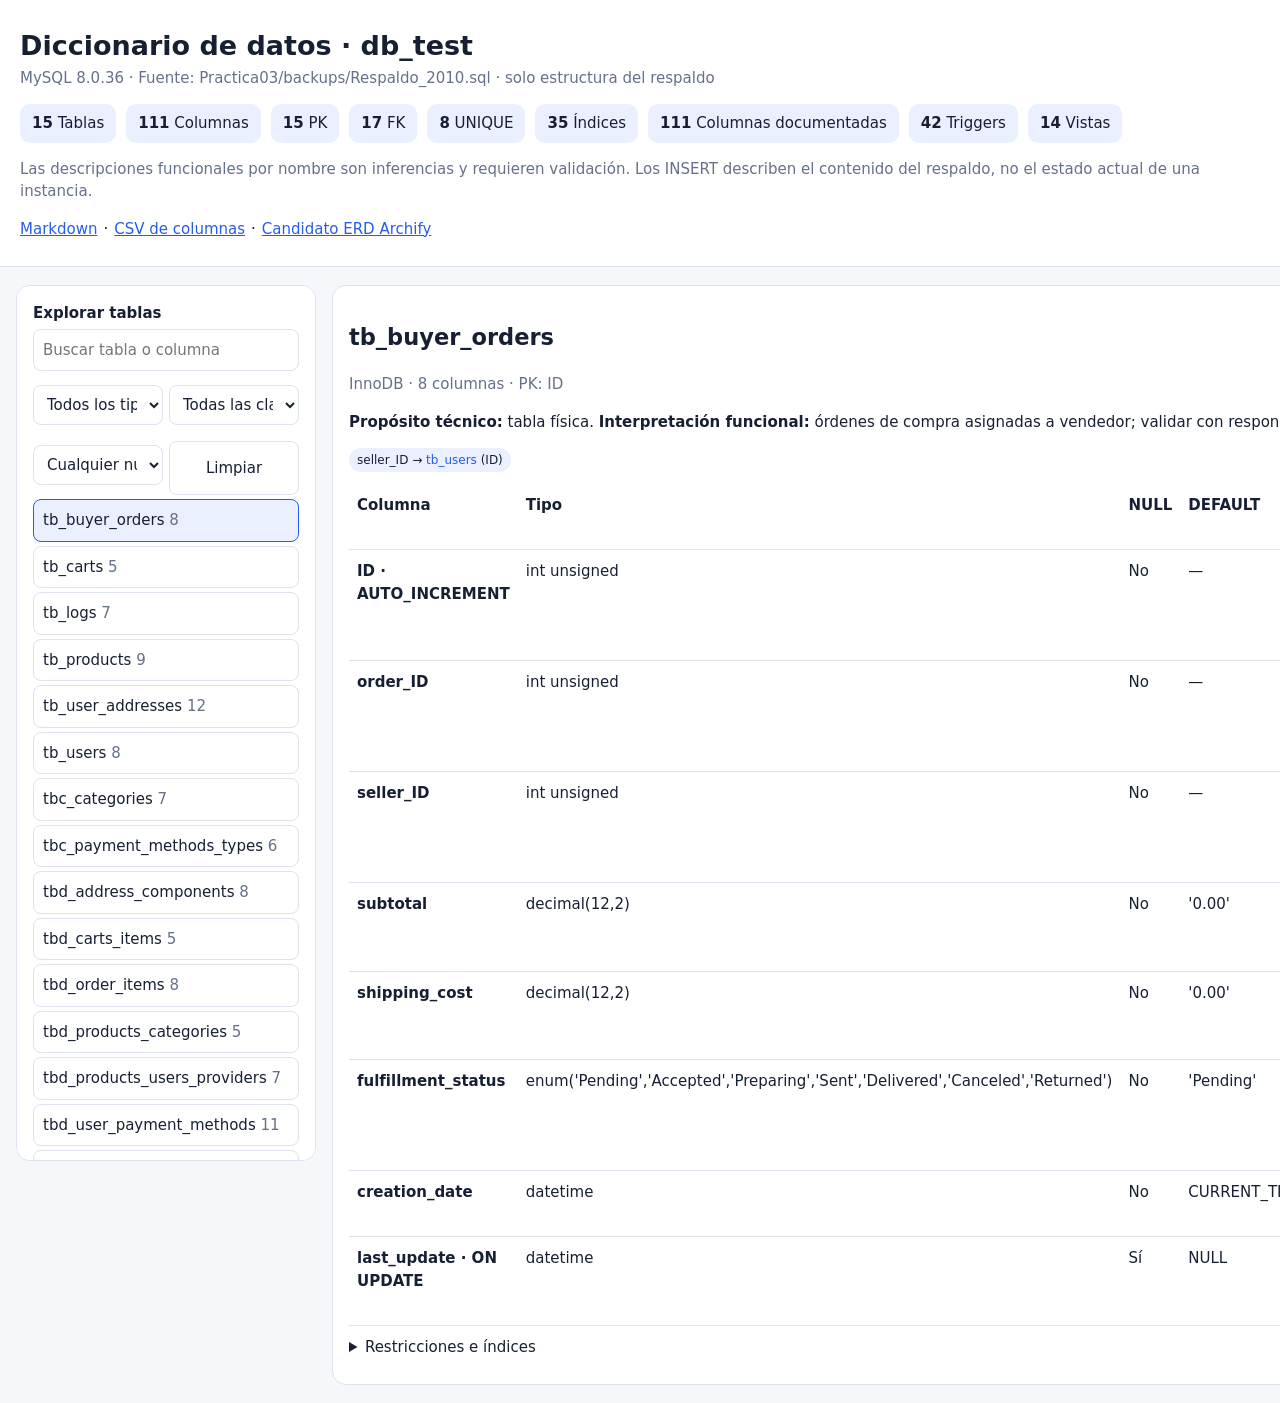
<file: docs/index.html.html>
<!doctype html><html lang="es"><meta charset="utf-8"><meta name="viewport" content="width=device-width,initial-scale=1"><title>Diccionario de datos · db_test</title><style>
:root{color-scheme:light dark;--bg:#f5f7fb;--panel:#fff;--ink:#172033;--muted:#65718a;--line:#dce3ef;--accent:#265de8;--pk:#a45100;--fk:#087b69;--soft:#eaf0ff} @media(prefers-color-scheme:dark){:root{--bg:#101522;--panel:#171f30;--ink:#edf2ff;--muted:#a8b3c8;--line:#303c52;--soft:#202e50}}
*{box-sizing:border-box}body{margin:0;background:var(--bg);color:var(--ink);font:15px/1.5 system-ui,Segoe UI,sans-serif}header{padding:26px max(20px,calc((100vw - 1500px)/2));background:var(--panel);border-bottom:1px solid var(--line)}h1{margin:0;font-size:27px}.muted{color:var(--muted)}.stats{display:flex;gap:10px;flex-wrap:wrap;margin-top:15px}.stat,.badge{background:var(--soft);border-radius:10px;padding:8px 12px}.layout{max-width:1500px;margin:18px auto;padding:0 16px;display:grid;grid-template-columns:300px 1fr;gap:16px}.panel{background:var(--panel);border:1px solid var(--line);border-radius:14px;padding:16px}.sticky{position:sticky;top:12px;height:calc(100vh - 24px);overflow:auto}input,select,button{font:inherit;color:var(--ink);background:var(--panel);border:1px solid var(--line);border-radius:8px;padding:9px}input,select{width:100%;margin:4px 0 10px}.filters{display:grid;grid-template-columns:1fr 1fr;gap:6px}.nav button{display:block;width:100%;text-align:left;margin:4px 0;cursor:pointer}.nav button.active{border-color:var(--accent);background:var(--soft)}table{width:100%;border-collapse:collapse;margin-top:12px}th,td{text-align:left;vertical-align:top;border-bottom:1px solid var(--line);padding:10px 8px}th{position:sticky;top:0;background:var(--panel)}.scroll{overflow:auto}.cols td:first-child{font-weight:650;min-width:150px}.key{font-size:12px;font-weight:700}.pk{color:var(--pk)}.fk{color:var(--fk)}section{scroll-margin-top:15px}details{margin:10px 0}a{color:var(--accent);cursor:pointer}.bar{display:flex;justify-content:space-between;align-items:start;gap:10px}.chips{display:flex;gap:6px;flex-wrap:wrap}.chip{font-size:12px;background:var(--soft);padding:3px 8px;border-radius:99px}.hidden{display:none}@media(max-width:800px){.layout{display:flex;flex-direction:column}.sticky{position:static;height:auto;max-height:300px}.cols{min-width:900px}}
</style><header><h1>Diccionario de datos · db_test</h1><div class="muted">MySQL 8.0.36 · Fuente: Practica03/backups/Respaldo_2010.sql · solo estructura del respaldo</div><div class="stats" id="stats"></div><p class="muted">Las descripciones funcionales por nombre son inferencias y requieren validación. Los INSERT describen el contenido del respaldo, no el estado actual de una instancia.</p><div class="chips"><a href="diccionario.md">Markdown</a> · <a href="columnas.csv">CSV de columnas</a> · <a href="candidate.json">Candidato ERD Archify</a></div></header><div class="layout"><aside class="panel sticky"><b>Explorar tablas</b><input id="search" placeholder="Buscar tabla o columna"><div class="filters"><select id="type"><option value="">Todos los tipos</option></select><select id="key"><option value="">Todas las claves</option><option>PK</option><option>FK</option><option>UNIQUE</option></select><select id="null"><option value="">Cualquier nulabilidad</option><option value="no">NOT NULL</option><option value="yes">NULL</option></select><button id="clear">Limpiar</button></div><div id="nav" class="nav"></div></aside><main class="panel"><div id="content"></div></main></div><script>const D={"database":"db_test","source":"Practica03/backups/Respaldo_2010.sql","serverVersion":"8.0.36","created":"2026-10-14 17:28:50","tables":[{"name":"tb_buyer_orders","columns":[{"name":"ID","type":"int unsigned","nullable":false,"default":null,"autoIncrement":true,"generated":null,"onUpdate":null,"comment":null,"keys":["PK"],"documentation":{"technical":"Identificador de fila declarado como clave primaria.","functional":"Identifica un registro de forma única dentro de esta tabla.","certainty":"Confirmado por el esquema","example":"42"}},{"name":"order_ID","type":"int unsigned","nullable":false,"default":null,"autoIncrement":false,"generated":null,"onUpdate":null,"comment":null,"documentation":{"technical":"Atributo almacenado con tipo SQL int unsigned y nulabilidad obligatoria.","functional":"El nombre y el tipo acotan el dato almacenado; su significado funcional específico requiere validación.","certainty":"Pendiente de validación","example":"42"}},{"name":"seller_ID","type":"int unsigned","nullable":false,"default":null,"autoIncrement":false,"generated":null,"onUpdate":null,"comment":null,"indexes":["fk_seller_orders_seller_idx"],"keys":["FK"],"documentation":{"technical":"Columna participante en referencia declarada: FK hacia tb_users.ID.","functional":"Vincula este registro con la entidad referenciada; el significado comercial concreto requiere validación.","certainty":"Inferido por nombre y relación","example":"42"}},{"name":"subtotal","type":"decimal(12,2)","nullable":false,"default":"'0.00'","autoIncrement":false,"generated":null,"onUpdate":null,"comment":null,"documentation":{"technical":"Atributo almacenado con tipo SQL decimal(12,2) y nulabilidad obligatoria.","functional":"El nombre y el tipo acotan el dato almacenado; su significado funcional específico requiere validación.","certainty":"Pendiente de validación","example":"123.45"}},{"name":"shipping_cost","type":"decimal(12,2)","nullable":false,"default":"'0.00'","autoIncrement":false,"generated":null,"onUpdate":null,"comment":null,"documentation":{"technical":"Atributo almacenado con tipo SQL decimal(12,2) y nulabilidad obligatoria.","functional":"El nombre y el tipo acotan el dato almacenado; su significado funcional específico requiere validación.","certainty":"Pendiente de validación","example":"123.45"}},{"name":"fulfillment_status","type":"enum('Pending','Accepted','Preparing','Sent','Delivered','Canceled','Returned')","nullable":false,"default":"'Pending'","autoIncrement":false,"generated":null,"onUpdate":null,"comment":null,"documentation":{"technical":"Atributo almacenado con tipo SQL enum('Pending','Accepted','Preparing','Sent','Delivered','Canceled','Returned') y nulabilidad obligatoria.","functional":"El nombre y el tipo acotan el dato almacenado; su significado funcional específico requiere validación.","certainty":"Pendiente de validación","example":"uno de los valores listados en el tipo"}},{"name":"creation_date","type":"datetime","nullable":false,"default":"CURRENT_TIMESTAMP","autoIncrement":false,"generated":null,"onUpdate":null,"comment":null,"documentation":{"technical":"Marca temporal de creación almacenada.","functional":"Fecha/hora asociada a la creación del registro; no implica por sí sola historial.","certainty":"Inferido por nombre","example":"2026-10-20 12:00:00"}},{"name":"last_update","type":"datetime","nullable":true,"default":"NULL","autoIncrement":false,"generated":null,"onUpdate":"CURRENT_TIMESTAMP","comment":null,"documentation":{"technical":"Marca temporal de actualización; se actualiza automáticamente al modificar la fila.","functional":"Permite consultar una fecha de modificación registrada; no conserva versiones previas.","certainty":"Inferido por nombre","example":"2026-10-20 12:00:00"}}],"primaryKey":["ID"],"indexes":[{"name":"PRIMARY","kind":"PRIMARY","columns":["ID"]},{"name":"fk_seller_orders_seller_idx","kind":"INDEX","columns":["seller_ID"]}],"foreignKeys":[{"name":"fk_seller_orders_seller","columns":["seller_ID"],"table":"tb_users","references":["ID"],"onDelete":null,"onUpdate":null}],"checks":["CONSTRAINT `tb_buyer_orders_chk_1` CHECK ((`subtotal` >= 0))","CONSTRAINT `tb_buyer_orders_chk_2` CHECK ((`shipping_cost` >= 0))"],"engine":"InnoDB","charset":"utf8mb4","collation":"utf8mb4_0900_ai_ci","rowCount":0,"countSource":"backup data section; no INSERT rows","functionalInterpretation":"órdenes de compra asignadas a vendedor"},{"name":"tb_carts","columns":[{"name":"ID","type":"int unsigned","nullable":false,"default":null,"autoIncrement":true,"generated":null,"onUpdate":null,"comment":null,"keys":["PK"],"documentation":{"technical":"Identificador de fila declarado como clave primaria.","functional":"Identifica un registro de forma única dentro de esta tabla.","certainty":"Confirmado por el esquema","example":"42"}},{"name":"user_ID","type":"int unsigned","nullable":false,"default":null,"autoIncrement":false,"generated":null,"onUpdate":null,"comment":null,"uniqueIndexes":["uk_cart_user"],"keys":["FK"],"documentation":{"technical":"Columna participante en referencia declarada: FK hacia tb_users.ID.","functional":"Vincula este registro con la entidad referenciada; el significado comercial concreto requiere validación.","certainty":"Inferido por nombre y relación","example":"42"}},{"name":"creation_date","type":"datetime","nullable":false,"default":"CURRENT_TIMESTAMP","autoIncrement":false,"generated":null,"onUpdate":null,"comment":null,"documentation":{"technical":"Marca temporal de creación almacenada.","functional":"Fecha/hora asociada a la creación del registro; no implica por sí sola historial.","certainty":"Inferido por nombre","example":"2026-10-20 12:00:00"}},{"name":"last_update","type":"datetime","nullable":true,"default":"NULL","autoIncrement":false,"generated":null,"onUpdate":"CURRENT_TIMESTAMP","comment":null,"documentation":{"technical":"Marca temporal de actualización; se actualiza automáticamente al modificar la fila.","functional":"Permite consultar una fecha de modificación registrada; no conserva versiones previas.","certainty":"Inferido por nombre","example":"2026-10-20 12:00:00"}},{"name":"status","type":"bit(1)","nullable":true,"default":"b'1'","autoIncrement":false,"generated":null,"onUpdate":null,"comment":null,"documentation":{"technical":"Indicador de estado con tipo y restricciones definidos por el DDL.","functional":"Estado o habilitación del elemento; valores y semántica deben validarse salvo CHECK/ENUM.","certainty":"Inferido por nombre","example":"b'1'"}}],"primaryKey":["ID"],"indexes":[{"name":"PRIMARY","kind":"PRIMARY","columns":["ID"]},{"name":"uk_cart_user","kind":"UNIQUE","columns":["user_ID"]}],"foreignKeys":[{"name":"tb_carts_ibfk_1","columns":["user_ID"],"table":"tb_users","references":["ID"],"onDelete":null,"onUpdate":null}],"checks":[],"engine":"InnoDB","charset":"utf8mb4","collation":"utf8mb4_0900_ai_ci","rowCount":0,"countSource":"backup data section; no INSERT rows","functionalInterpretation":"carritos"},{"name":"tb_logs","columns":[{"name":"ID","type":"int","nullable":false,"default":null,"autoIncrement":true,"generated":null,"onUpdate":null,"comment":null,"keys":["PK"],"documentation":{"technical":"Identificador de fila declarado como clave primaria.","functional":"Identifica un registro de forma única dentro de esta tabla.","certainty":"Confirmado por el esquema","example":"42"}},{"name":"table_name","type":"varchar(100)","nullable":false,"default":null,"autoIncrement":false,"generated":null,"onUpdate":null,"comment":null,"documentation":{"technical":"Atributo almacenado con tipo SQL varchar(100) y nulabilidad obligatoria.","functional":"El nombre y el tipo acotan el dato almacenado; su significado funcional específico requiere validación.","certainty":"Pendiente de validación","example":"\"texto\""}},{"name":"operation","type":"enum('Create','Read','Update','Delete')","nullable":false,"default":null,"autoIncrement":false,"generated":null,"onUpdate":null,"comment":null,"documentation":{"technical":"Atributo almacenado con tipo SQL enum('Create','Read','Update','Delete') y nulabilidad obligatoria.","functional":"El nombre y el tipo acotan el dato almacenado; su significado funcional específico requiere validación.","certainty":"Pendiente de validación","example":"uno de los valores listados en el tipo"}},{"name":"db_users","type":"varchar(80)","nullable":false,"default":null,"autoIncrement":false,"generated":null,"onUpdate":null,"comment":null,"documentation":{"technical":"Atributo almacenado con tipo SQL varchar(80) y nulabilidad obligatoria.","functional":"El nombre y el tipo acotan el dato almacenado; su significado funcional específico requiere validación.","certainty":"Pendiente de validación","example":"\"texto\""}},{"name":"description","type":"text","nullable":false,"default":null,"autoIncrement":false,"generated":null,"onUpdate":null,"comment":null,"documentation":{"technical":"Atributo almacenado con tipo SQL text y nulabilidad obligatoria.","functional":"El nombre y el tipo acotan el dato almacenado; su significado funcional específico requiere validación.","certainty":"Pendiente de validación","example":"\"texto descriptivo\""}},{"name":"operation_date","type":"datetime","nullable":false,"default":"CURRENT_TIMESTAMP","autoIncrement":false,"generated":null,"onUpdate":null,"comment":null,"documentation":{"technical":"Atributo almacenado con tipo SQL datetime y nulabilidad obligatoria.","functional":"El nombre y el tipo acotan el dato almacenado; su significado funcional específico requiere validación.","certainty":"Pendiente de validación","example":"2026-10-20 12:00:00"}},{"name":"operation_status","type":"bit(1)","nullable":true,"default":"b'1'","autoIncrement":false,"generated":null,"onUpdate":null,"comment":null,"documentation":{"technical":"Indicador de estado con tipo y restricciones definidos por el DDL.","functional":"Estado o habilitación del elemento; valores y semántica deben validarse salvo CHECK/ENUM.","certainty":"Inferido por nombre","example":"b'1'"}}],"primaryKey":["ID"],"indexes":[{"name":"PRIMARY","kind":"PRIMARY","columns":["ID"]}],"foreignKeys":[],"checks":[],"engine":"InnoDB","charset":"utf8mb4","collation":"utf8mb4_0900_ai_ci","rowCount":25411,"countSource":"backup inserts","functionalInterpretation":"eventos de registro de operaciones"},{"name":"tb_products","columns":[{"name":"ID","type":"int unsigned","nullable":false,"default":null,"autoIncrement":true,"generated":null,"onUpdate":null,"comment":null,"keys":["PK"],"documentation":{"technical":"Identificador de fila declarado como clave primaria.","functional":"Identifica un registro de forma única dentro de esta tabla.","certainty":"Confirmado por el esquema","example":"42"}},{"name":"SKU","type":"varchar(50)","nullable":false,"default":null,"autoIncrement":false,"generated":null,"onUpdate":null,"comment":null,"uniqueIndexes":["SKU"],"documentation":{"technical":"Atributo identificador o de referencia nominal y único.","functional":"Valor de identificación/código; interpretación exacta depende del dominio.","certainty":"Inferido por nombre","example":"\"texto\""}},{"name":"name","type":"varchar(250)","nullable":false,"default":null,"autoIncrement":false,"generated":null,"onUpdate":null,"comment":null,"documentation":{"technical":"Atributo almacenado con tipo SQL varchar(250) y nulabilidad obligatoria.","functional":"El nombre y el tipo acotan el dato almacenado; su significado funcional específico requiere validación.","certainty":"Pendiente de validación","example":"\"texto\""}},{"name":"description","type":"text","nullable":true,"default":null,"autoIncrement":false,"generated":null,"onUpdate":null,"comment":null,"documentation":{"technical":"Atributo almacenado con tipo SQL text y nulabilidad opcional.","functional":"El nombre y el tipo acotan el dato almacenado; su significado funcional específico requiere validación.","certainty":"Pendiente de validación","example":"\"texto descriptivo\""}},{"name":"current_price","type":"decimal(10,2)","nullable":false,"default":"'0.00'","autoIncrement":false,"generated":null,"onUpdate":null,"comment":null,"documentation":{"technical":"Atributo almacenado con tipo SQL decimal(10,2) y nulabilidad obligatoria.","functional":"El nombre y el tipo acotan el dato almacenado; su significado funcional específico requiere validación.","certainty":"Pendiente de validación","example":"123.45"}},{"name":"current_stock","type":"int unsigned","nullable":false,"default":"'0'","autoIncrement":false,"generated":null,"onUpdate":null,"comment":null,"documentation":{"technical":"Atributo almacenado con tipo SQL int unsigned y nulabilidad obligatoria.","functional":"El nombre y el tipo acotan el dato almacenado; su significado funcional específico requiere validación.","certainty":"Pendiente de validación","example":"42"}},{"name":"status","type":"bit(1)","nullable":true,"default":"b'1'","autoIncrement":false,"generated":null,"onUpdate":null,"comment":null,"documentation":{"technical":"Indicador de estado con tipo y restricciones definidos por el DDL.","functional":"Estado o habilitación del elemento; valores y semántica deben validarse salvo CHECK/ENUM.","certainty":"Inferido por nombre","example":"b'1'"}},{"name":"creation_date","type":"datetime","nullable":false,"default":"CURRENT_TIMESTAMP","autoIncrement":false,"generated":null,"onUpdate":null,"comment":null,"documentation":{"technical":"Marca temporal de creación almacenada.","functional":"Fecha/hora asociada a la creación del registro; no implica por sí sola historial.","certainty":"Inferido por nombre","example":"2026-10-20 12:00:00"}},{"name":"last_update","type":"datetime","nullable":false,"default":null,"autoIncrement":false,"generated":null,"onUpdate":"CURRENT_TIMESTAMP","comment":null,"documentation":{"technical":"Marca temporal de actualización; se actualiza automáticamente al modificar la fila.","functional":"Permite consultar una fecha de modificación registrada; no conserva versiones previas.","certainty":"Inferido por nombre","example":"2026-10-20 12:00:00"}}],"primaryKey":["ID"],"indexes":[{"name":"PRIMARY","kind":"PRIMARY","columns":["ID"]},{"name":"SKU","kind":"UNIQUE","columns":["SKU"]}],"foreignKeys":[],"checks":[],"engine":"InnoDB","charset":"utf8mb4","collation":"utf8mb4_0900_ai_ci","rowCount":15005,"countSource":"backup inserts","functionalInterpretation":"productos"},{"name":"tb_user_addresses","columns":[{"name":"ID","type":"bigint unsigned","nullable":false,"default":null,"autoIncrement":true,"generated":null,"onUpdate":null,"comment":null,"keys":["PK"],"documentation":{"technical":"Identificador de fila declarado como clave primaria.","functional":"Identifica un registro de forma única dentro de esta tabla.","certainty":"Confirmado por el esquema","example":"42"}},{"name":"user_ID","type":"int unsigned","nullable":false,"default":null,"autoIncrement":false,"generated":null,"onUpdate":null,"comment":null,"indexes":["idx_user_addresses"],"keys":["FK"],"documentation":{"technical":"Columna participante en referencia declarada: FK hacia tb_users.ID.","functional":"Vincula este registro con la entidad referenciada; el significado comercial concreto requiere validación.","certainty":"Inferido por nombre y relación","example":"42"}},{"name":"address_label","type":"varchar(100)","nullable":false,"default":null,"autoIncrement":false,"generated":null,"onUpdate":null,"comment":null,"documentation":{"technical":"Atributo almacenado con tipo SQL varchar(100) y nulabilidad obligatoria.","functional":"El nombre y el tipo acotan el dato almacenado; su significado funcional específico requiere validación.","certainty":"Pendiente de validación","example":"\"texto\""}},{"name":"recipient_name","type":"varchar(150)","nullable":true,"default":"NULL","autoIncrement":false,"generated":null,"onUpdate":null,"comment":null,"documentation":{"technical":"Atributo almacenado con tipo SQL varchar(150) y nulabilidad opcional.","functional":"El nombre y el tipo acotan el dato almacenado; su significado funcional específico requiere validación.","certainty":"Pendiente de validación","example":"\"texto\""}},{"name":"recipient_phone","type":"varchar(25)","nullable":true,"default":"NULL","autoIncrement":false,"generated":null,"onUpdate":null,"comment":null,"documentation":{"technical":"Atributo almacenado con tipo SQL varchar(25) y nulabilidad opcional.","functional":"El nombre y el tipo acotan el dato almacenado; su significado funcional específico requiere validación.","certainty":"Pendiente de validación","example":"\"texto\""}},{"name":"delivery_instructions","type":"varchar(500)","nullable":true,"default":"NULL","autoIncrement":false,"generated":null,"onUpdate":null,"comment":null,"documentation":{"technical":"Atributo almacenado con tipo SQL varchar(500) y nulabilidad opcional.","functional":"El nombre y el tipo acotan el dato almacenado; su significado funcional específico requiere validación.","certainty":"Pendiente de validación","example":"\"texto\""}},{"name":"latitude","type":"decimal(10,7)","nullable":true,"default":"NULL","autoIncrement":false,"generated":null,"onUpdate":null,"comment":null,"documentation":{"technical":"Atributo almacenado con tipo SQL decimal(10,7) y nulabilidad opcional.","functional":"El nombre y el tipo acotan el dato almacenado; su significado funcional específico requiere validación.","certainty":"Pendiente de validación","example":"123.45"}},{"name":"longitude","type":"decimal(10,7)","nullable":true,"default":"NULL","autoIncrement":false,"generated":null,"onUpdate":null,"comment":null,"documentation":{"technical":"Atributo almacenado con tipo SQL decimal(10,7) y nulabilidad opcional.","functional":"El nombre y el tipo acotan el dato almacenado; su significado funcional específico requiere validación.","certainty":"Pendiente de validación","example":"123.45"}},{"name":"is_default","type":"tinyint(1)","nullable":false,"default":"'0'","autoIncrement":false,"generated":null,"onUpdate":null,"comment":null,"documentation":{"technical":"Atributo almacenado con tipo SQL tinyint(1) y nulabilidad obligatoria.","functional":"El nombre y el tipo acotan el dato almacenado; su significado funcional específico requiere validación.","certainty":"Pendiente de validación","example":"1"}},{"name":"status","type":"bit(1)","nullable":false,"default":"b'1'","autoIncrement":false,"generated":null,"onUpdate":null,"comment":null,"documentation":{"technical":"Indicador de estado con tipo y restricciones definidos por el DDL.","functional":"Estado o habilitación del elemento; valores y semántica deben validarse salvo CHECK/ENUM.","certainty":"Inferido por nombre","example":"b'1'"}},{"name":"creation_date","type":"datetime","nullable":false,"default":"CURRENT_TIMESTAMP","autoIncrement":false,"generated":null,"onUpdate":null,"comment":null,"documentation":{"technical":"Marca temporal de creación almacenada.","functional":"Fecha/hora asociada a la creación del registro; no implica por sí sola historial.","certainty":"Inferido por nombre","example":"2026-10-20 12:00:00"}},{"name":"last_update","type":"datetime","nullable":true,"default":"NULL","autoIncrement":false,"generated":null,"onUpdate":"CURRENT_TIMESTAMP","comment":null,"documentation":{"technical":"Marca temporal de actualización; se actualiza automáticamente al modificar la fila.","functional":"Permite consultar una fecha de modificación registrada; no conserva versiones previas.","certainty":"Inferido por nombre","example":"2026-10-20 12:00:00"}}],"primaryKey":["ID"],"indexes":[{"name":"PRIMARY","kind":"PRIMARY","columns":["ID"]},{"name":"idx_user_addresses","kind":"INDEX","columns":["user_ID"]}],"foreignKeys":[{"name":"fk_addresses_user","columns":["user_ID"],"table":"tb_users","references":["ID"],"onDelete":null,"onUpdate":null}],"checks":["CONSTRAINT `chk_coordinates` CHECK ((((`latitude` is null) and (`longitude` is null)) or ((`latitude` is not null) and (`longitude` is not null))))","CONSTRAINT `chk_latitude` CHECK ((`latitude` between -(90) and 90))","CONSTRAINT `chk_longitude` CHECK ((`longitude` between -(180) and 180))"],"engine":"InnoDB","charset":"utf8mb4","collation":"utf8mb4_0900_ai_ci","rowCount":0,"countSource":"backup data section; no INSERT rows","functionalInterpretation":"direcciones asociadas a usuarios"},{"name":"tb_users","columns":[{"name":"ID","type":"int unsigned","nullable":false,"default":null,"autoIncrement":true,"generated":null,"onUpdate":null,"comment":null,"keys":["PK"],"documentation":{"technical":"Identificador de fila declarado como clave primaria.","functional":"Identifica un registro de forma única dentro de esta tabla.","certainty":"Confirmado por el esquema","example":"42"}},{"name":"email","type":"varchar(80)","nullable":false,"default":null,"autoIncrement":false,"generated":null,"onUpdate":null,"comment":null,"uniqueIndexes":["email"],"documentation":{"technical":"Atributo identificador o de referencia nominal y único.","functional":"Valor de identificación/código; interpretación exacta depende del dominio.","certainty":"Inferido por nombre","example":"\"texto\""}},{"name":"nick","type":"varchar(100)","nullable":false,"default":null,"autoIncrement":false,"generated":null,"onUpdate":null,"comment":null,"uniqueIndexes":["nickname"],"documentation":{"technical":"Atributo almacenado con tipo SQL varchar(100) y nulabilidad obligatoria.","functional":"El nombre y el tipo acotan el dato almacenado; su significado funcional específico requiere validación.","certainty":"Pendiente de validación","example":"\"texto\""}},{"name":"password","type":"varchar(255)","nullable":false,"default":null,"autoIncrement":false,"generated":null,"onUpdate":null,"comment":null,"documentation":{"technical":"Atributo almacenado con tipo SQL varchar(255) y nulabilidad obligatoria.","functional":"El nombre y el tipo acotan el dato almacenado; su significado funcional específico requiere validación.","certainty":"Pendiente de validación","example":"\"texto\""}},{"name":"creation_date","type":"datetime","nullable":false,"default":"CURRENT_TIMESTAMP","autoIncrement":false,"generated":null,"onUpdate":null,"comment":null,"documentation":{"technical":"Marca temporal de creación almacenada.","functional":"Fecha/hora asociada a la creación del registro; no implica por sí sola historial.","certainty":"Inferido por nombre","example":"2026-10-20 12:00:00"}},{"name":"last_update","type":"datetime","nullable":true,"default":"CURRENT_TIMESTAMP","autoIncrement":false,"generated":null,"onUpdate":"CURRENT_TIMESTAMP","comment":null,"documentation":{"technical":"Marca temporal de actualización; se actualiza automáticamente al modificar la fila.","functional":"Permite consultar una fecha de modificación registrada; no conserva versiones previas.","certainty":"Inferido por nombre","example":"2026-10-20 12:00:00"}},{"name":"last_login","type":"datetime","nullable":true,"default":"NULL","autoIncrement":false,"generated":null,"onUpdate":null,"comment":null,"documentation":{"technical":"Atributo almacenado con tipo SQL datetime y nulabilidad opcional.","functional":"El nombre y el tipo acotan el dato almacenado; su significado funcional específico requiere validación.","certainty":"Pendiente de validación","example":"2026-10-20 12:00:00"}},{"name":"status","type":"bit(1)","nullable":false,"default":"b'1'","autoIncrement":false,"generated":null,"onUpdate":null,"comment":null,"documentation":{"technical":"Indicador de estado con tipo y restricciones definidos por el DDL.","functional":"Estado o habilitación del elemento; valores y semántica deben validarse salvo CHECK/ENUM.","certainty":"Inferido por nombre","example":"b'1'"}}],"primaryKey":["ID"],"indexes":[{"name":"PRIMARY","kind":"PRIMARY","columns":["ID"]},{"name":"email","kind":"UNIQUE","columns":["email"]},{"name":"nickname","kind":"UNIQUE","columns":["nick"]}],"foreignKeys":[],"checks":[],"engine":"InnoDB","charset":"utf8mb4","collation":"utf8mb4_0900_ai_ci","rowCount":8,"countSource":"backup inserts","functionalInterpretation":"usuarios y cuentas"},{"name":"tbc_categories","columns":[{"name":"ID","type":"int unsigned","nullable":false,"default":null,"autoIncrement":true,"generated":null,"onUpdate":null,"comment":null,"keys":["PK"],"documentation":{"technical":"Identificador de fila declarado como clave primaria.","functional":"Identifica un registro de forma única dentro de esta tabla.","certainty":"Confirmado por el esquema","example":"42"}},{"name":"name","type":"varchar(120)","nullable":false,"default":null,"autoIncrement":false,"generated":null,"onUpdate":null,"comment":null,"uniqueIndexes":["name"],"documentation":{"technical":"Atributo almacenado con tipo SQL varchar(120) y nulabilidad obligatoria.","functional":"El nombre y el tipo acotan el dato almacenado; su significado funcional específico requiere validación.","certainty":"Pendiente de validación","example":"\"texto\""}},{"name":"description","type":"text","nullable":true,"default":null,"autoIncrement":false,"generated":null,"onUpdate":null,"comment":null,"documentation":{"technical":"Atributo almacenado con tipo SQL text y nulabilidad opcional.","functional":"El nombre y el tipo acotan el dato almacenado; su significado funcional específico requiere validación.","certainty":"Pendiente de validación","example":"\"texto descriptivo\""}},{"name":"sup_id_category","type":"int unsigned","nullable":true,"default":"NULL","autoIncrement":false,"generated":null,"onUpdate":null,"comment":null,"indexes":["fk_superior_category"],"keys":["FK"],"documentation":{"technical":"Columna participante en referencia declarada: FK hacia tbc_categories.ID.","functional":"Vincula este registro con la entidad referenciada; el significado comercial concreto requiere validación.","certainty":"Inferido por nombre y relación","example":"42"}},{"name":"status","type":"bit(1)","nullable":false,"default":"b'1'","autoIncrement":false,"generated":null,"onUpdate":null,"comment":null,"documentation":{"technical":"Indicador de estado con tipo y restricciones definidos por el DDL.","functional":"Estado o habilitación del elemento; valores y semántica deben validarse salvo CHECK/ENUM.","certainty":"Inferido por nombre","example":"b'1'"}},{"name":"creation_date","type":"datetime","nullable":false,"default":"CURRENT_TIMESTAMP","autoIncrement":false,"generated":null,"onUpdate":null,"comment":null,"documentation":{"technical":"Marca temporal de creación almacenada.","functional":"Fecha/hora asociada a la creación del registro; no implica por sí sola historial.","certainty":"Inferido por nombre","example":"2026-10-20 12:00:00"}},{"name":"last_update","type":"datetime","nullable":false,"default":null,"autoIncrement":false,"generated":null,"onUpdate":"CURRENT_TIMESTAMP","comment":null,"documentation":{"technical":"Marca temporal de actualización; se actualiza automáticamente al modificar la fila.","functional":"Permite consultar una fecha de modificación registrada; no conserva versiones previas.","certainty":"Inferido por nombre","example":"2026-10-20 12:00:00"}}],"primaryKey":["ID"],"indexes":[{"name":"PRIMARY","kind":"PRIMARY","columns":["ID"]},{"name":"name","kind":"UNIQUE","columns":["name"]},{"name":"fk_superior_category","kind":"INDEX","columns":["sup_id_category"]}],"foreignKeys":[{"name":"fk_superior_category","columns":["sup_id_category"],"table":"tbc_categories","references":["ID"],"onDelete":null,"onUpdate":null}],"checks":[],"engine":"InnoDB","charset":"utf8mb4","collation":"utf8mb4_0900_ai_ci","rowCount":101,"countSource":"backup inserts","functionalInterpretation":"categorías"},{"name":"tbc_payment_methods_types","columns":[{"name":"ID","type":"int unsigned","nullable":false,"default":null,"autoIncrement":true,"generated":null,"onUpdate":null,"comment":null,"keys":["PK"],"documentation":{"technical":"Identificador de fila declarado como clave primaria.","functional":"Identifica un registro de forma única dentro de esta tabla.","certainty":"Confirmado por el esquema","example":"42"}},{"name":"code","type":"varchar(30)","nullable":false,"default":null,"autoIncrement":false,"generated":null,"onUpdate":null,"comment":null,"uniqueIndexes":["code_UNIQUE"],"documentation":{"technical":"Atributo identificador o de referencia nominal y único.","functional":"Valor de identificación/código; interpretación exacta depende del dominio.","certainty":"Inferido por nombre","example":"\"texto\""}},{"name":"description","type":"text","nullable":false,"default":null,"autoIncrement":false,"generated":null,"onUpdate":null,"comment":null,"documentation":{"technical":"Atributo almacenado con tipo SQL text y nulabilidad obligatoria.","functional":"El nombre y el tipo acotan el dato almacenado; su significado funcional específico requiere validación.","certainty":"Pendiente de validación","example":"\"texto descriptivo\""}},{"name":"status","type":"bit(1)","nullable":false,"default":"b'1'","autoIncrement":false,"generated":null,"onUpdate":null,"comment":null,"documentation":{"technical":"Indicador de estado con tipo y restricciones definidos por el DDL.","functional":"Estado o habilitación del elemento; valores y semántica deben validarse salvo CHECK/ENUM.","certainty":"Inferido por nombre","example":"b'1'"}},{"name":"creation_date","type":"datetime","nullable":false,"default":"CURRENT_TIMESTAMP","autoIncrement":false,"generated":null,"onUpdate":null,"comment":null,"documentation":{"technical":"Marca temporal de creación almacenada.","functional":"Fecha/hora asociada a la creación del registro; no implica por sí sola historial.","certainty":"Inferido por nombre","example":"2026-10-20 12:00:00"}},{"name":"last_update","type":"datetime","nullable":true,"default":"NULL","autoIncrement":false,"generated":null,"onUpdate":"CURRENT_TIMESTAMP","comment":null,"documentation":{"technical":"Marca temporal de actualización; se actualiza automáticamente al modificar la fila.","functional":"Permite consultar una fecha de modificación registrada; no conserva versiones previas.","certainty":"Inferido por nombre","example":"2026-10-20 12:00:00"}}],"primaryKey":["ID"],"indexes":[{"name":"PRIMARY","kind":"PRIMARY","columns":["ID"]},{"name":"code_UNIQUE","kind":"UNIQUE","columns":["code"]}],"foreignKeys":[],"checks":[],"engine":"InnoDB","charset":"utf8mb4","collation":"utf8mb4_0900_ai_ci","rowCount":0,"countSource":"backup data section; no INSERT rows","functionalInterpretation":"tipos de método de pago"},{"name":"tbd_address_components","columns":[{"name":"ID","type":"bigint unsigned","nullable":false,"default":null,"autoIncrement":true,"generated":null,"onUpdate":null,"comment":null,"uniqueIndexes":["uk_address_component"],"keys":["PK"],"documentation":{"technical":"Identificador de fila declarado como clave primaria.","functional":"Identifica un registro de forma única dentro de esta tabla.","certainty":"Confirmado por el esquema","example":"42"}},{"name":"address_ID","type":"bigint unsigned","nullable":false,"default":null,"autoIncrement":false,"generated":null,"onUpdate":null,"comment":null,"uniqueIndexes":["uk_address_component"],"indexes":["idx_address_parent"],"keys":["FK","FK"],"documentation":{"technical":"Columna participante en referencia declarada: FK hacia tb_user_addresses.ID, FK hacia tbd_address_components.address_ID.","functional":"Vincula este registro con la entidad referenciada; el significado comercial concreto requiere validación.","certainty":"Inferido por nombre y relación","example":"42"}},{"name":"value","type":"varchar(255)","nullable":false,"default":null,"autoIncrement":false,"generated":null,"onUpdate":null,"comment":null,"documentation":{"technical":"Atributo almacenado con tipo SQL varchar(255) y nulabilidad obligatoria.","functional":"El nombre y el tipo acotan el dato almacenado; su significado funcional específico requiere validación.","certainty":"Pendiente de validación","example":"\"texto\""}},{"name":"component_type","type":"varchar(50)","nullable":false,"default":null,"autoIncrement":false,"generated":null,"onUpdate":null,"comment":null,"documentation":{"technical":"Atributo almacenado con tipo SQL varchar(50) y nulabilidad obligatoria.","functional":"El nombre y el tipo acotan el dato almacenado; su significado funcional específico requiere validación.","certainty":"Pendiente de validación","example":"\"texto\""}},{"name":"status","type":"bit(1)","nullable":false,"default":"b'1'","autoIncrement":false,"generated":null,"onUpdate":null,"comment":null,"documentation":{"technical":"Indicador de estado con tipo y restricciones definidos por el DDL.","functional":"Estado o habilitación del elemento; valores y semántica deben validarse salvo CHECK/ENUM.","certainty":"Inferido por nombre","example":"b'1'"}},{"name":"address_sup_ID","type":"bigint unsigned","nullable":true,"default":"NULL","autoIncrement":false,"generated":null,"onUpdate":null,"comment":null,"indexes":["idx_address_parent"],"keys":["FK"],"documentation":{"technical":"Columna participante en referencia declarada: FK hacia tbd_address_components.ID.","functional":"Vincula este registro con la entidad referenciada; el significado comercial concreto requiere validación.","certainty":"Inferido por nombre y relación","example":"42"}},{"name":"creation_date","type":"datetime","nullable":false,"default":"CURRENT_TIMESTAMP","autoIncrement":false,"generated":null,"onUpdate":null,"comment":null,"documentation":{"technical":"Marca temporal de creación almacenada.","functional":"Fecha/hora asociada a la creación del registro; no implica por sí sola historial.","certainty":"Inferido por nombre","example":"2026-10-20 12:00:00"}},{"name":"last_update","type":"datetime","nullable":true,"default":"NULL","autoIncrement":false,"generated":null,"onUpdate":"CURRENT_TIMESTAMP","comment":null,"documentation":{"technical":"Marca temporal de actualización; se actualiza automáticamente al modificar la fila.","functional":"Permite consultar una fecha de modificación registrada; no conserva versiones previas.","certainty":"Inferido por nombre","example":"2026-10-20 12:00:00"}}],"primaryKey":["ID"],"indexes":[{"name":"PRIMARY","kind":"PRIMARY","columns":["ID"]},{"name":"uk_address_component","kind":"UNIQUE","columns":["address_ID","ID"]},{"name":"idx_address_parent","kind":"INDEX","columns":["address_ID","address_sup_ID"]}],"foreignKeys":[{"name":"fk_component_address","columns":["address_ID"],"table":"tb_user_addresses","references":["ID"],"onDelete":"RESTRICT","onUpdate":null},{"name":"fk_component_parent","columns":["address_ID","address_sup_ID"],"table":"tbd_address_components","references":["address_ID","ID"],"onDelete":"RESTRICT","onUpdate":null}],"checks":[],"engine":"InnoDB","charset":"utf8mb4","collation":"utf8mb4_0900_ai_ci","rowCount":0,"countSource":"backup data section; no INSERT rows","functionalInterpretation":"componentes estructurados de direcciones"},{"name":"tbd_carts_items","columns":[{"name":"cart_ID","type":"int unsigned","nullable":false,"default":null,"autoIncrement":false,"generated":null,"onUpdate":null,"comment":null,"keys":["PK","FK","FK"],"documentation":{"technical":"Identificador de fila declarado como clave primaria.","functional":"Identifica un registro de forma única dentro de esta tabla.","certainty":"Confirmado por el esquema","example":"42"}},{"name":"provider_ID","type":"int unsigned","nullable":false,"default":null,"autoIncrement":false,"generated":null,"onUpdate":null,"comment":null,"indexes":["fk_cart_items_provider"],"keys":["PK","FK"],"documentation":{"technical":"Identificador de fila declarado como clave primaria.","functional":"Identifica un registro de forma única dentro de esta tabla.","certainty":"Confirmado por el esquema","example":"42"}},{"name":"product_ID","type":"int unsigned","nullable":false,"default":null,"autoIncrement":false,"generated":null,"onUpdate":null,"comment":null,"indexes":["fk_cart_items_product"],"keys":["PK","FK"],"documentation":{"technical":"Identificador de fila declarado como clave primaria.","functional":"Identifica un registro de forma única dentro de esta tabla.","certainty":"Confirmado por el esquema","example":"42"}},{"name":"quantity","type":"int unsigned","nullable":false,"default":"'1'","autoIncrement":false,"generated":null,"onUpdate":null,"comment":null,"documentation":{"technical":"Atributo almacenado con tipo SQL int unsigned y nulabilidad obligatoria.","functional":"El nombre y el tipo acotan el dato almacenado; su significado funcional específico requiere validación.","certainty":"Pendiente de validación","example":"42"}},{"name":"creation_date","type":"datetime","nullable":false,"default":"CURRENT_TIMESTAMP","autoIncrement":false,"generated":null,"onUpdate":null,"comment":null,"documentation":{"technical":"Marca temporal de creación almacenada.","functional":"Fecha/hora asociada a la creación del registro; no implica por sí sola historial.","certainty":"Inferido por nombre","example":"2026-10-20 12:00:00"}}],"primaryKey":["cart_ID","provider_ID","product_ID"],"indexes":[{"name":"PRIMARY","kind":"PRIMARY","columns":["cart_ID","provider_ID","product_ID"]},{"name":"fk_cart_items_provider","kind":"INDEX","columns":["provider_ID"]},{"name":"fk_cart_items_product","kind":"INDEX","columns":["product_ID"]}],"foreignKeys":[{"name":"fk_cart_items_cart","columns":["cart_ID"],"table":"tb_carts","references":["ID"],"onDelete":null,"onUpdate":null},{"name":"fk_cart_items_product","columns":["product_ID"],"table":"tbd_products_users_providers","references":["product_ID"],"onDelete":null,"onUpdate":null},{"name":"fk_cart_items_provider","columns":["provider_ID"],"table":"tbd_products_users_providers","references":["user_ID"],"onDelete":null,"onUpdate":null},{"name":"tbd_carts_items_ibfk_1","columns":["cart_ID"],"table":"tb_carts","references":["ID"],"onDelete":null,"onUpdate":null}],"checks":["CONSTRAINT `chk_cart_quantity` CHECK ((`quantity` > 0))","CONSTRAINT `chk_cart_quantity_positive` CHECK ((`quantity` > 0))"],"engine":"InnoDB","charset":"utf8mb4","collation":"utf8mb4_0900_ai_ci","rowCount":0,"countSource":"backup data section; no INSERT rows","functionalInterpretation":"renglones de carrito"},{"name":"tbd_order_items","columns":[{"name":"ID","type":"int unsigned","nullable":false,"default":null,"autoIncrement":true,"generated":null,"onUpdate":null,"comment":null,"keys":["PK"],"documentation":{"technical":"Identificador de fila declarado como clave primaria.","functional":"Identifica un registro de forma única dentro de esta tabla.","certainty":"Confirmado por el esquema","example":"42"}},{"name":"seller_order_ID","type":"int unsigned","nullable":false,"default":null,"autoIncrement":false,"generated":null,"onUpdate":null,"comment":null,"indexes":["seller_order_ID"],"keys":["FK"],"documentation":{"technical":"Columna participante en referencia declarada: FK hacia tb_buyer_orders.ID.","functional":"Vincula este registro con la entidad referenciada; el significado comercial concreto requiere validación.","certainty":"Inferido por nombre y relación","example":"42"}},{"name":"product_offer_ID","type":"int unsigned","nullable":false,"default":null,"autoIncrement":false,"generated":null,"onUpdate":null,"comment":null,"indexes":["product_offer_ID"],"documentation":{"technical":"Atributo almacenado con tipo SQL int unsigned y nulabilidad obligatoria.","functional":"El nombre y el tipo acotan el dato almacenado; su significado funcional específico requiere validación.","certainty":"Pendiente de validación","example":"42"}},{"name":"product_name","type":"varchar(255)","nullable":false,"default":null,"autoIncrement":false,"generated":null,"onUpdate":null,"comment":null,"documentation":{"technical":"Atributo almacenado con tipo SQL varchar(255) y nulabilidad obligatoria.","functional":"El nombre y el tipo acotan el dato almacenado; su significado funcional específico requiere validación.","certainty":"Pendiente de validación","example":"\"texto\""}},{"name":"quantity","type":"int unsigned","nullable":false,"default":null,"autoIncrement":false,"generated":null,"onUpdate":null,"comment":null,"documentation":{"technical":"Atributo almacenado con tipo SQL int unsigned y nulabilidad obligatoria.","functional":"El nombre y el tipo acotan el dato almacenado; su significado funcional específico requiere validación.","certainty":"Pendiente de validación","example":"42"}},{"name":"unit_price","type":"decimal(12,2)","nullable":false,"default":null,"autoIncrement":false,"generated":null,"onUpdate":null,"comment":null,"documentation":{"technical":"Atributo almacenado con tipo SQL decimal(12,2) y nulabilidad obligatoria.","functional":"El nombre y el tipo acotan el dato almacenado; su significado funcional específico requiere validación.","certainty":"Pendiente de validación","example":"123.45"}},{"name":"subtotal","type":"decimal(12,2)","nullable":true,"default":null,"autoIncrement":false,"generated":"((`quantity` * `unit_price`)) STORED","onUpdate":null,"comment":null,"documentation":{"technical":"Columna generada por la expresión SQL ((`quantity` * `unit_price`)) STORED.","functional":"El nombre y el tipo acotan el dato almacenado; su significado funcional específico requiere validación.","certainty":"Pendiente de validación","example":"123.45"}},{"name":"creation_date","type":"datetime","nullable":false,"default":"CURRENT_TIMESTAMP","autoIncrement":false,"generated":null,"onUpdate":null,"comment":null,"documentation":{"technical":"Marca temporal de creación almacenada.","functional":"Fecha/hora asociada a la creación del registro; no implica por sí sola historial.","certainty":"Inferido por nombre","example":"2026-10-20 12:00:00"}}],"primaryKey":["ID"],"indexes":[{"name":"PRIMARY","kind":"PRIMARY","columns":["ID"]},{"name":"seller_order_ID","kind":"INDEX","columns":["seller_order_ID"]},{"name":"product_offer_ID","kind":"INDEX","columns":["product_offer_ID"]}],"foreignKeys":[{"name":"tbd_order_items_ibfk_1","columns":["seller_order_ID"],"table":"tb_buyer_orders","references":["ID"],"onDelete":null,"onUpdate":null}],"checks":["CONSTRAINT `tbd_order_items_chk_1` CHECK ((`quantity` > 0))","CONSTRAINT `tbd_order_items_chk_2` CHECK ((`unit_price` >= 0))"],"engine":"InnoDB","charset":"utf8mb4","collation":"utf8mb4_0900_ai_ci","rowCount":0,"countSource":"backup data section; no INSERT rows","functionalInterpretation":"renglones de órdenes"},{"name":"tbd_products_categories","columns":[{"name":"category_ID","type":"int unsigned","nullable":false,"default":null,"autoIncrement":false,"generated":null,"onUpdate":null,"comment":null,"keys":["PK","FK"],"documentation":{"technical":"Identificador de fila declarado como clave primaria.","functional":"Identifica un registro de forma única dentro de esta tabla.","certainty":"Confirmado por el esquema","example":"42"}},{"name":"product_ID","type":"int unsigned","nullable":false,"default":null,"autoIncrement":false,"generated":null,"onUpdate":null,"comment":null,"indexes":["fk_product"],"keys":["PK","FK"],"documentation":{"technical":"Identificador de fila declarado como clave primaria.","functional":"Identifica un registro de forma única dentro de esta tabla.","certainty":"Confirmado por el esquema","example":"42"}},{"name":"status","type":"bit(1)","nullable":false,"default":"b'1'","autoIncrement":false,"generated":null,"onUpdate":null,"comment":null,"documentation":{"technical":"Indicador de estado con tipo y restricciones definidos por el DDL.","functional":"Estado o habilitación del elemento; valores y semántica deben validarse salvo CHECK/ENUM.","certainty":"Inferido por nombre","example":"b'1'"}},{"name":"creation_date","type":"datetime","nullable":false,"default":"CURRENT_TIMESTAMP","autoIncrement":false,"generated":null,"onUpdate":null,"comment":null,"documentation":{"technical":"Marca temporal de creación almacenada.","functional":"Fecha/hora asociada a la creación del registro; no implica por sí sola historial.","certainty":"Inferido por nombre","example":"2026-10-20 12:00:00"}},{"name":"last_update","type":"datetime","nullable":false,"default":null,"autoIncrement":false,"generated":null,"onUpdate":"CURRENT_TIMESTAMP","comment":null,"documentation":{"technical":"Marca temporal de actualización; se actualiza automáticamente al modificar la fila.","functional":"Permite consultar una fecha de modificación registrada; no conserva versiones previas.","certainty":"Inferido por nombre","example":"2026-10-20 12:00:00"}}],"primaryKey":["category_ID","product_ID"],"indexes":[{"name":"PRIMARY","kind":"PRIMARY","columns":["category_ID","product_ID"]},{"name":"fk_product","kind":"INDEX","columns":["product_ID"]}],"foreignKeys":[{"name":"fk_category","columns":["category_ID"],"table":"tbc_categories","references":["ID"],"onDelete":null,"onUpdate":null},{"name":"fk_product","columns":["product_ID"],"table":"tb_products","references":["ID"],"onDelete":null,"onUpdate":null}],"checks":[],"engine":"InnoDB","charset":"utf8mb4","collation":"utf8mb4_0900_ai_ci","rowCount":10279,"countSource":"backup inserts","functionalInterpretation":"asociación entre productos y categorías"},{"name":"tbd_products_users_providers","columns":[{"name":"user_ID","type":"int unsigned","nullable":false,"default":null,"autoIncrement":false,"generated":null,"onUpdate":null,"comment":null,"keys":["PK","FK"],"documentation":{"technical":"Identificador de fila declarado como clave primaria.","functional":"Identifica un registro de forma única dentro de esta tabla.","certainty":"Confirmado por el esquema","example":"42"}},{"name":"product_ID","type":"int unsigned","nullable":false,"default":null,"autoIncrement":false,"generated":null,"onUpdate":null,"comment":null,"indexes":["fk_products2"],"keys":["PK","FK"],"documentation":{"technical":"Identificador de fila declarado como clave primaria.","functional":"Identifica un registro de forma única dentro de esta tabla.","certainty":"Confirmado por el esquema","example":"42"}},{"name":"type_ownership","type":"enum('Owner','Reseller','Distributor')","nullable":true,"default":"NULL","autoIncrement":false,"generated":null,"onUpdate":null,"comment":null,"documentation":{"technical":"Atributo almacenado con tipo SQL enum('Owner','Reseller','Distributor') y nulabilidad opcional.","functional":"El nombre y el tipo acotan el dato almacenado; su significado funcional específico requiere validación.","certainty":"Pendiente de validación","example":"uno de los valores listados en el tipo"}},{"name":"status","type":"bit(1)","nullable":false,"default":"b'1'","autoIncrement":false,"generated":null,"onUpdate":null,"comment":null,"documentation":{"technical":"Indicador de estado con tipo y restricciones definidos por el DDL.","functional":"Estado o habilitación del elemento; valores y semántica deben validarse salvo CHECK/ENUM.","certainty":"Inferido por nombre","example":"b'1'"}},{"name":"avalaible_date","type":"datetime","nullable":false,"default":null,"autoIncrement":false,"generated":null,"onUpdate":null,"comment":null,"documentation":{"technical":"Atributo almacenado con tipo SQL datetime y nulabilidad obligatoria.","functional":"El nombre y el tipo acotan el dato almacenado; su significado funcional específico requiere validación.","certainty":"Pendiente de validación","example":"2026-10-20 12:00:00"}},{"name":"creation_date","type":"datetime","nullable":false,"default":"CURRENT_TIMESTAMP","autoIncrement":false,"generated":null,"onUpdate":null,"comment":null,"documentation":{"technical":"Marca temporal de creación almacenada.","functional":"Fecha/hora asociada a la creación del registro; no implica por sí sola historial.","certainty":"Inferido por nombre","example":"2026-10-20 12:00:00"}},{"name":"last_update","type":"datetime","nullable":false,"default":null,"autoIncrement":false,"generated":null,"onUpdate":"CURRENT_TIMESTAMP","comment":null,"documentation":{"technical":"Marca temporal de actualización; se actualiza automáticamente al modificar la fila.","functional":"Permite consultar una fecha de modificación registrada; no conserva versiones previas.","certainty":"Inferido por nombre","example":"2026-10-20 12:00:00"}}],"primaryKey":["user_ID","product_ID"],"indexes":[{"name":"PRIMARY","kind":"PRIMARY","columns":["user_ID","product_ID"]},{"name":"fk_products2","kind":"INDEX","columns":["product_ID"]}],"foreignKeys":[{"name":"fk_products2","columns":["product_ID"],"table":"tb_products","references":["ID"],"onDelete":null,"onUpdate":null},{"name":"fk_user1","columns":["user_ID"],"table":"tb_users","references":["ID"],"onDelete":null,"onUpdate":null}],"checks":[],"engine":"InnoDB","charset":"utf8mb4","collation":"utf8mb4_0900_ai_ci","rowCount":0,"countSource":"backup data section; no INSERT rows","functionalInterpretation":"asociación entre productos y proveedores/usuarios"},{"name":"tbd_user_payment_methods","columns":[{"name":"ID","type":"bigint unsigned","nullable":false,"default":null,"autoIncrement":true,"generated":null,"onUpdate":null,"comment":null,"keys":["PK"],"documentation":{"technical":"Identificador de fila declarado como clave primaria.","functional":"Identifica un registro de forma única dentro de esta tabla.","certainty":"Confirmado por el esquema","example":"42"}},{"name":"user_ID","type":"int unsigned","nullable":false,"default":null,"autoIncrement":false,"generated":null,"onUpdate":null,"comment":null,"indexes":["user_ID"],"keys":["FK"],"documentation":{"technical":"Columna participante en referencia declarada: FK hacia tb_users.ID.","functional":"Vincula este registro con la entidad referenciada; el significado comercial concreto requiere validación.","certainty":"Inferido por nombre y relación","example":"42"}},{"name":"payment_method_type_ID","type":"int unsigned","nullable":false,"default":null,"autoIncrement":false,"generated":null,"onUpdate":null,"comment":null,"indexes":["payment_method_type_ID"],"keys":["FK"],"documentation":{"technical":"Columna participante en referencia declarada: FK hacia tbc_payment_methods_types.ID.","functional":"Vincula este registro con la entidad referenciada; el significado comercial concreto requiere validación.","certainty":"Inferido por nombre y relación","example":"42"}},{"name":"provider","type":"varchar(60)","nullable":false,"default":null,"autoIncrement":false,"generated":null,"onUpdate":null,"comment":null,"uniqueIndexes":["uk_provider_method"],"documentation":{"technical":"Atributo almacenado con tipo SQL varchar(60) y nulabilidad obligatoria.","functional":"El nombre y el tipo acotan el dato almacenado; su significado funcional específico requiere validación.","certainty":"Pendiente de validación","example":"\"texto\""}},{"name":"provider_method_ref","type":"varchar(255)","nullable":false,"default":null,"autoIncrement":false,"generated":null,"onUpdate":null,"comment":null,"uniqueIndexes":["uk_provider_method"],"documentation":{"technical":"Atributo almacenado con tipo SQL varchar(255) y nulabilidad obligatoria.","functional":"El nombre y el tipo acotan el dato almacenado; su significado funcional específico requiere validación.","certainty":"Pendiente de validación","example":"\"texto\""}},{"name":"label","type":"varchar(100)","nullable":true,"default":"NULL","autoIncrement":false,"generated":null,"onUpdate":null,"comment":null,"documentation":{"technical":"Atributo almacenado con tipo SQL varchar(100) y nulabilidad opcional.","functional":"El nombre y el tipo acotan el dato almacenado; su significado funcional específico requiere validación.","certainty":"Pendiente de validación","example":"\"texto\""}},{"name":"last_four","type":"char(4)","nullable":true,"default":"NULL","autoIncrement":false,"generated":null,"onUpdate":null,"comment":null,"documentation":{"technical":"Atributo almacenado con tipo SQL char(4) y nulabilidad opcional.","functional":"El nombre y el tipo acotan el dato almacenado; su significado funcional específico requiere validación.","certainty":"Pendiente de validación","example":"\"ABC\""}},{"name":"is_default","type":"tinyint","nullable":false,"default":"'0'","autoIncrement":false,"generated":null,"onUpdate":null,"comment":null,"documentation":{"technical":"Atributo almacenado con tipo SQL tinyint y nulabilidad obligatoria.","functional":"El nombre y el tipo acotan el dato almacenado; su significado funcional específico requiere validación.","certainty":"Pendiente de validación","example":"1"}},{"name":"status","type":"bit(1)","nullable":false,"default":"b'1'","autoIncrement":false,"generated":null,"onUpdate":null,"comment":null,"documentation":{"technical":"Indicador de estado con tipo y restricciones definidos por el DDL.","functional":"Estado o habilitación del elemento; valores y semántica deben validarse salvo CHECK/ENUM.","certainty":"Inferido por nombre","example":"b'1'"}},{"name":"creation_date","type":"datetime","nullable":false,"default":"CURRENT_TIMESTAMP","autoIncrement":false,"generated":null,"onUpdate":null,"comment":null,"documentation":{"technical":"Marca temporal de creación almacenada.","functional":"Fecha/hora asociada a la creación del registro; no implica por sí sola historial.","certainty":"Inferido por nombre","example":"2026-10-20 12:00:00"}},{"name":"last_update","type":"datetime","nullable":true,"default":"NULL","autoIncrement":false,"generated":null,"onUpdate":"CURRENT_TIMESTAMP","comment":null,"documentation":{"technical":"Marca temporal de actualización; se actualiza automáticamente al modificar la fila.","functional":"Permite consultar una fecha de modificación registrada; no conserva versiones previas.","certainty":"Inferido por nombre","example":"2026-10-20 12:00:00"}}],"primaryKey":["ID"],"indexes":[{"name":"PRIMARY","kind":"PRIMARY","columns":["ID"]},{"name":"uk_provider_method","kind":"UNIQUE","columns":["provider","provider_method_ref"]},{"name":"user_ID","kind":"INDEX","columns":["user_ID"]},{"name":"payment_method_type_ID","kind":"INDEX","columns":["payment_method_type_ID"]}],"foreignKeys":[{"name":"tbd_user_payment_methods_ibfk_1","columns":["user_ID"],"table":"tb_users","references":["ID"],"onDelete":null,"onUpdate":null},{"name":"tbd_user_payment_methods_ibfk_2","columns":["payment_method_type_ID"],"table":"tbc_payment_methods_types","references":["ID"],"onDelete":null,"onUpdate":null}],"checks":[],"engine":"InnoDB","charset":"utf8mb4","collation":"utf8mb4_0900_ai_ci","rowCount":0,"countSource":"backup data section; no INSERT rows","functionalInterpretation":"métodos de pago asociados a usuarios"},{"name":"tbd_users_wishlist_products","columns":[{"name":"user_ID","type":"int unsigned","nullable":false,"default":null,"autoIncrement":false,"generated":null,"onUpdate":null,"comment":null,"keys":["PK"],"documentation":{"technical":"Identificador de fila declarado como clave primaria.","functional":"Identifica un registro de forma única dentro de esta tabla.","certainty":"Confirmado por el esquema","example":"42"}},{"name":"product_ID","type":"int unsigned","nullable":false,"default":null,"autoIncrement":false,"generated":null,"onUpdate":null,"comment":null,"keys":["PK"],"documentation":{"technical":"Identificador de fila declarado como clave primaria.","functional":"Identifica un registro de forma única dentro de esta tabla.","certainty":"Confirmado por el esquema","example":"42"}},{"name":"status","type":"bit(1)","nullable":false,"default":"b'1'","autoIncrement":false,"generated":null,"onUpdate":null,"comment":null,"documentation":{"technical":"Indicador de estado con tipo y restricciones definidos por el DDL.","functional":"Estado o habilitación del elemento; valores y semántica deben validarse salvo CHECK/ENUM.","certainty":"Inferido por nombre","example":"b'1'"}},{"name":"creation_date","type":"datetime","nullable":false,"default":"CURRENT_TIMESTAMP","autoIncrement":false,"generated":null,"onUpdate":null,"comment":null,"documentation":{"technical":"Marca temporal de creación almacenada.","functional":"Fecha/hora asociada a la creación del registro; no implica por sí sola historial.","certainty":"Inferido por nombre","example":"2026-10-20 12:00:00"}},{"name":"last_update","type":"datetime","nullable":false,"default":null,"autoIncrement":false,"generated":null,"onUpdate":"CURRENT_TIMESTAMP","comment":null,"documentation":{"technical":"Marca temporal de actualización; se actualiza automáticamente al modificar la fila.","functional":"Permite consultar una fecha de modificación registrada; no conserva versiones previas.","certainty":"Inferido por nombre","example":"2026-10-20 12:00:00"}}],"primaryKey":["user_ID","product_ID"],"indexes":[{"name":"PRIMARY","kind":"PRIMARY","columns":["user_ID","product_ID"]}],"foreignKeys":[],"checks":[],"engine":"InnoDB","charset":"utf8mb4","collation":"utf8mb4_0900_ai_ci","rowCount":0,"countSource":"backup data section; no INSERT rows","functionalInterpretation":"asociación usuario-producto de lista de deseos"}],"counts":{"tb_logs":25411,"tb_products":15005,"tb_users":8,"tbc_categories":101,"tbd_products_categories":10279},"views":["vw_total_products_by_category","vw_trazabilidad_address_components","vw_trazabilidad_buyer_orders","vw_trazabilidad_carts","vw_trazabilidad_carts_items","vw_trazabilidad_categorias","vw_trazabilidad_order_items","vw_trazabilidad_payment_methods_types","vw_trazabilidad_productos","vw_trazabilidad_productos_proveedores","vw_trazabilidad_user_addresses","vw_trazabilidad_user_payment_methods","vw_trazabilidad_users_wishlist_products","vw_trazabilidad_usuarios"],"triggers":[{"name":"trg_buyer_orders_after_insert","timing":"AFTER","event":"INSERT","table":"tb_buyer_orders"},{"name":"trg_buyer_orders_after_update","timing":"AFTER","event":"UPDATE","table":"tb_buyer_orders"},{"name":"trg_buyer_orders_after_delete","timing":"AFTER","event":"DELETE","table":"tb_buyer_orders"},{"name":"trg_carts_after_insert","timing":"AFTER","event":"INSERT","table":"tb_carts"},{"name":"trg_carts_after_update","timing":"AFTER","event":"UPDATE","table":"tb_carts"},{"name":"trg_carts_after_delete","timing":"AFTER","event":"DELETE","table":"tb_carts"},{"name":"trg_products_after_insert","timing":"AFTER","event":"INSERT","table":"tb_products"},{"name":"trg_products_after_update","timing":"AFTER","event":"UPDATE","table":"tb_products"},{"name":"trg_products_after_delete","timing":"AFTER","event":"DELETE","table":"tb_products"},{"name":"trg_user_addresses_after_insert","timing":"AFTER","event":"INSERT","table":"tb_user_addresses"},{"name":"trg_user_addresses_after_update","timing":"AFTER","event":"UPDATE","table":"tb_user_addresses"},{"name":"trg_user_addresses_after_delete","timing":"AFTER","event":"DELETE","table":"tb_user_addresses"},{"name":"trg_users_after_insert","timing":"AFTER","event":"INSERT","table":"tb_users"},{"name":"trg_users_after_update","timing":"AFTER","event":"UPDATE","table":"tb_users"},{"name":"trg_users_after_delete","timing":"AFTER","event":"DELETE","table":"tb_users"},{"name":"trg_categories_after_insert","timing":"AFTER","event":"INSERT","table":"tbc_categories"},{"name":"trg_categories_after_update","timing":"AFTER","event":"UPDATE","table":"tbc_categories"},{"name":"trg_categories_after_delete","timing":"AFTER","event":"DELETE","table":"tbc_categories"},{"name":"trg_payment_methods_types_after_insert","timing":"AFTER","event":"INSERT","table":"tbc_payment_methods_types"},{"name":"trg_payment_methods_types_after_update","timing":"AFTER","event":"UPDATE","table":"tbc_payment_methods_types"},{"name":"trg_payment_methods_types_after_delete","timing":"AFTER","event":"DELETE","table":"tbc_payment_methods_types"},{"name":"trg_address_components_after_insert","timing":"AFTER","event":"INSERT","table":"tbd_address_components"},{"name":"trg_address_components_after_update","timing":"AFTER","event":"UPDATE","table":"tbd_address_components"},{"name":"trg_address_components_after_delete","timing":"AFTER","event":"DELETE","table":"tbd_address_components"},{"name":"trg_carts_items_after_insert","timing":"AFTER","event":"INSERT","table":"tbd_carts_items"},{"name":"trg_carts_items_after_update","timing":"AFTER","event":"UPDATE","table":"tbd_carts_items"},{"name":"trg_carts_items_after_delete","timing":"AFTER","event":"DELETE","table":"tbd_carts_items"},{"name":"trg_order_items_after_insert","timing":"AFTER","event":"INSERT","table":"tbd_order_items"},{"name":"trg_order_items_after_update","timing":"AFTER","event":"UPDATE","table":"tbd_order_items"},{"name":"trg_order_items_after_delete","timing":"AFTER","event":"DELETE","table":"tbd_order_items"},{"name":"trg_products_categories_after_insert","timing":"AFTER","event":"INSERT","table":"tbd_products_categories"},{"name":"trg_products_categories_after_update","timing":"AFTER","event":"UPDATE","table":"tbd_products_categories"},{"name":"trg_products_categories_after_delete","timing":"AFTER","event":"DELETE","table":"tbd_products_categories"},{"name":"trg_tbd_products_users_providers_after_insert","timing":"AFTER","event":"INSERT","table":"tbd_products_users_providers"},{"name":"trg_tbd_products_users_providers_after_update","timing":"AFTER","event":"UPDATE","table":"tbd_products_users_providers"},{"name":"trg_tbd_products_users_providers_after_delete","timing":"AFTER","event":"DELETE","table":"tbd_products_users_providers"},{"name":"trg_user_payment_methods_after_insert","timing":"AFTER","event":"INSERT","table":"tbd_user_payment_methods"},{"name":"trg_user_payment_methods_after_update","timing":"AFTER","event":"UPDATE","table":"tbd_user_payment_methods"},{"name":"trg_user_payment_methods_after_delete","timing":"AFTER","event":"DELETE","table":"tbd_user_payment_methods"},{"name":"trg_users_wishlist_products_after_insert","timing":"AFTER","event":"INSERT","table":"tbd_users_wishlist_products"},{"name":"trg_users_wishlist_products_after_update","timing":"AFTER","event":"UPDATE","table":"tbd_users_wishlist_products"},{"name":"trg_users_wishlist_products_after_delete","timing":"AFTER","event":"DELETE","table":"tbd_users_wishlist_products"}],"procedures":["sp_soft_delete_user"],"events":[],"checksTotal":9,"indexesTotal":35,"tableCount":15,"columnCount":111},$=x=>document.getElementById(x);const cols=D.tables.flatMap(t=>t.columns.map(c=>({t,c})));let selected=D.tables[0]?.name;for(const x of [...new Set(cols.map(x=>x.c.type))].sort())$('type').insertAdjacentHTML('beforeend',`<option>${esc(x)}</option>`);function esc(s){return String(s??'—').replace(/[&<>"']/g,c=>({'&':'&amp;','<':'&lt;','>':'&gt;','"':'&quot;',"'":'&#39;'}[c]))}function key(t,c){let a=[];if(t.primaryKey.includes(c.name))a.push('PK');if(t.foreignKeys.some(f=>f.columns.includes(c.name)))a.push('FK');if(t.indexes.some(i=>i.kind==='UNIQUE'&&i.columns.includes(c.name)))a.push('UNIQUE');return a}function ref(t,c){for(const f of t.foreignKeys){let i=f.columns.indexOf(c.name);if(i>=0)return `${f.table}.${f.references[i]}`}return ''}function render(){let q=$('search').value.toLowerCase(),typ=$('type').value,k=$('key').value,nul=$('null').value;let filtered=D.tables.filter(t=>(t.name.toLowerCase().includes(q)||t.columns.some(c=>c.name.toLowerCase().includes(q)))&&(!typ||t.columns.some(c=>c.type===typ))&&(!k||t.columns.some(c=>key(t,c).includes(k)))&&(!nul||t.columns.some(c=>nul==='yes'?c.nullable:!c.nullable)));$('nav').innerHTML=filtered.map(t=>`<button class="${selected===t.name?'active':''}" data-t="${esc(t.name)}">${esc(t.name)} <span class="muted">${t.columns.length}</span></button>`).join('')||'<p class="muted">Sin coincidencias</p>';document.querySelectorAll('[data-t]').forEach(b=>b.onclick=()=>{selected=b.dataset.t;render()});let t=D.tables.find(t=>t.name===selected)||filtered[0];if(!t){$('content').innerHTML='No hay resultados.';return}selected=t.name;let relation=t.foreignKeys.map(f=>`<span class="chip">${esc(f.columns.join(', '))} → <a data-goto="${esc(f.table)}">${esc(f.table)}</a> (${esc(f.references.join(', '))})</span>`).join(' ');$('content').innerHTML=`<section><div class="bar"><div><h2>${esc(t.name)}</h2><div class="muted">${esc(t.engine||'InnoDB')} · ${t.columns.length} columnas · PK: ${esc(t.primaryKey.join(', ')||'no declarada')}</div></div><span class="badge">${esc(t.rowCount??'—')} filas en dump</span></div><p><b>Propósito técnico:</b> tabla física. <b>Interpretación funcional:</b> ${esc(t.functionalInterpretation||t.name)}; validar con responsables del dominio.</p><div class="chips">${relation||'Sin FK declaradas'} ${t.foreignKeys.some(f=>f.table===t.name)?'<span class="chip">Autorreferencia</span>':''}</div><div class="scroll"><table class="cols"><thead><tr><th>Columna</th><th>Tipo</th><th>NULL</th><th>DEFAULT</th><th>Clave/índice</th><th>Descripción técnica y funcional</th><th>Ejemplo (ilustrativo)</th></tr></thead><tbody>${t.columns.map(c=>{let ks=key(t,c),r=ref(t,c);let idx=t.indexes.filter(i=>i.columns.includes(c.name)).map(i=>`${i.kind} ${i.name}`).join(', ');return `<tr><td>${esc(c.name)}${c.autoIncrement?' · AUTO_INCREMENT':''}${c.generated?' · GENERATED':''}${c.onUpdate?' · ON UPDATE':''}</td><td>${esc(c.type)}</td><td>${c.nullable?'Sí':'No'}</td><td>${esc(c.default)}</td><td>${ks.map(z=>`<span class="key ${z==='PK'?'pk':'fk'}">${z}</span>`).join(' ')} ${idx?'<br>'+esc(idx):''}${r?`<br><a data-goto="${esc(r.split('.')[0])}">→ ${esc(r)}</a>`:''}</td><td><b>${esc(c.documentation?.technical||'Atributo SQL.')}</b> ${esc(c.documentation?.functional||'Significado pendiente de validación')} <span class="muted">${esc(c.documentation?.certainty||'Pendiente de validación')}</span></td><td>${c.type.startsWith('enum')?'uno de los valores ENUM':c.type.startsWith('bit')?"b'1'":c.type.startsWith('datetime')?'2026-10-20 12:00:00':c.type.startsWith('decimal')?'123.45':'valor compatible con '+esc(c.type)}</td></tr>`}).join('')}</tbody></table></div><details><summary>Restricciones e índices</summary><pre>${esc(JSON.stringify({indexes:t.indexes,foreignKeys:t.foreignKeys,checks:t.checks},null,2))}</pre></details></section>`;document.querySelectorAll('[data-goto]').forEach(a=>a.onclick=()=>{selected=a.dataset.goto;render()})}document.querySelectorAll('input,select').forEach(x=>x.oninput=render);$('clear').onclick=()=>{ $('search').value='';$('type').value='';$('key').value='';$('null').value='';render()};$('stats').innerHTML=[['Tablas',D.tables.length],['Columnas',D.tables.reduce((n,t)=>n+t.columns.length,0)],['PK',D.tables.filter(t=>t.primaryKey.length).length],['FK',D.tables.reduce((n,t)=>n+t.foreignKeys.length,0)],['UNIQUE',D.tables.reduce((n,t)=>n+t.indexes.filter(i=>i.kind==='UNIQUE').length,0)],['Índices',D.tables.reduce((n,t)=>n+t.indexes.length,0)],['Columnas documentadas',D.tables.reduce((n,t)=>n+t.columns.filter(c=>c.documentation).length,0)],['Triggers',D.triggers.length],['Vistas',D.views.length]].map(x=>`<span class="stat"><b>${x[1]}</b> ${x[0]}</span>`).join('');render();</script></html>
</file>
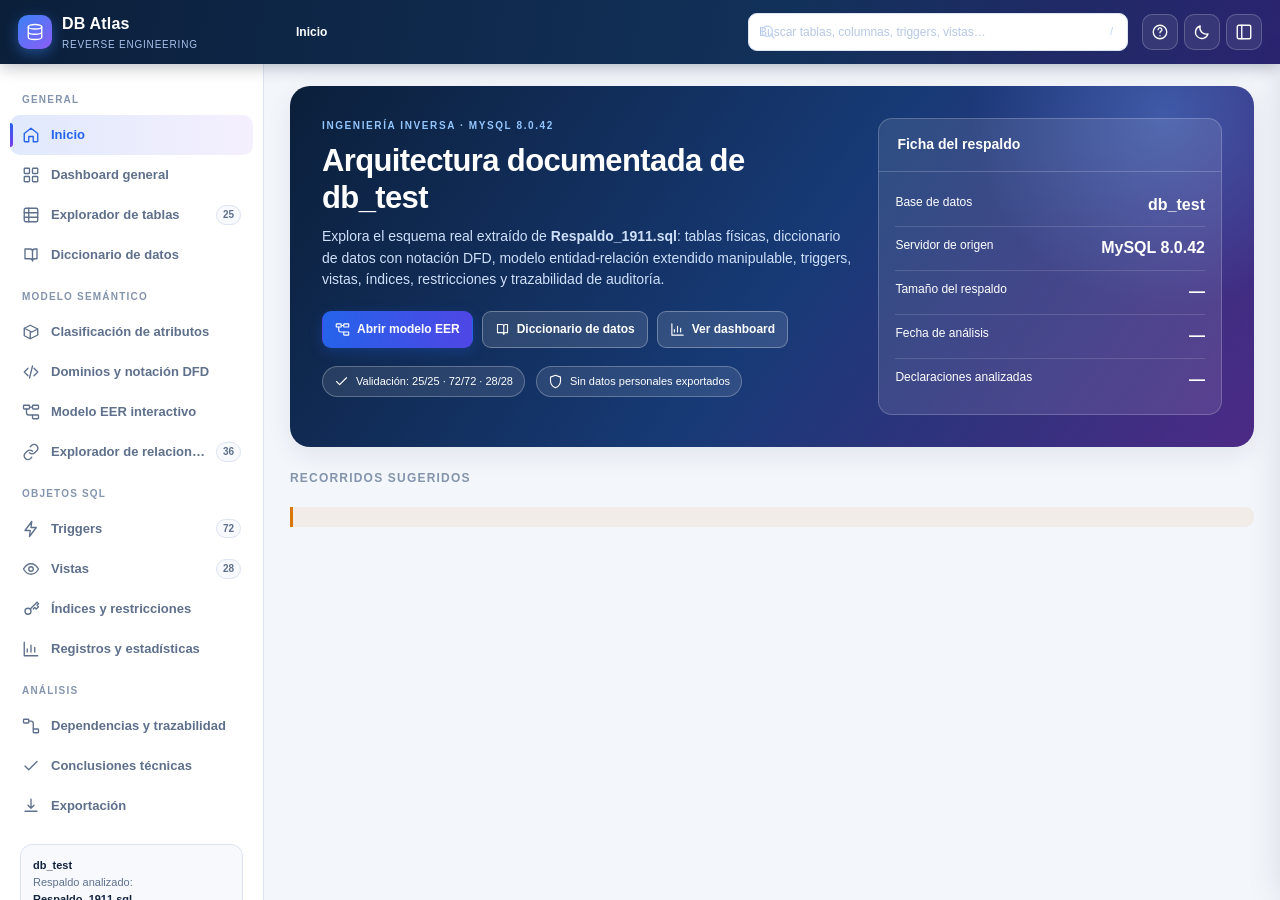
<file: docs/src_head.html>
<!DOCTYPE html>
<html lang="es">
<head>
<meta charset="utf-8">
<meta name="viewport" content="width=device-width, initial-scale=1">
<meta name="description" content="Plataforma interactiva de ingeniería inversa, diccionario de datos y modelo EER del respaldo Respaldo_1911.sql (MySQL 8.0).">
<title>DB Atlas · Explorador de esquema db_test</title>
<style>
:root{
  --navy:#0b1f3a; --navy2:#12315a; --blue:#2563eb; --violet:#7c3aed; --cyan:#0891b2;
  --bg:#f3f6fb; --surface:#ffffff; --surface2:#f7f9fd; --border:#dce4f0; --border2:#e8edf5;
  --text:#13243d; --muted:#5e708c; --faint:#8494ad; --shadow:0 8px 26px rgba(15,36,70,.08);
  --shadow2:0 2px 8px rgba(15,36,70,.07); --ok:#059669; --warn:#d97706; --err:#dc2626;
  --pk:#f59e0b; --fk:#2563eb; --uq:#7c3aed; --ck:#0891b2; --inf:#db2777;
  --radius:14px; --topH:64px; --sideW:264px; --sideWcollapsed:76px;
}
body[data-theme="dark"]{
  --bg:#0a1324; --surface:#111f36; --surface2:#162844; --border:#24395c; --border2:#1d3050;
  --text:#e6eefc; --muted:#a4b6d2; --faint:#7389ab; --shadow:0 10px 30px rgba(0,0,0,.35);
  --shadow2:0 2px 10px rgba(0,0,0,.3); --ok:#34d399; --warn:#fbbf24; --err:#f87171;
  --pk:#fbbf24; --fk:#60a5fa; --uq:#c4b5fd; --ck:#22d3ee; --inf:#f472b6;
}
*{box-sizing:border-box}
html{scroll-behavior:smooth}
body{margin:0;background:var(--bg);color:var(--text);font-family:Inter,"Segoe UI",Roboto,Helvetica,Arial,sans-serif;font-size:14px;line-height:1.55;-webkit-font-smoothing:antialiased}
button,input,select,textarea{font:inherit;color:inherit}
button{cursor:pointer}
a{color:var(--blue);text-decoration:none}
a:hover{text-decoration:underline}
:focus-visible{outline:2px solid var(--blue);outline-offset:2px;border-radius:6px}
::selection{background:rgba(37,99,235,.22)}
.icon{width:18px;height:18px;flex:none;stroke:currentColor;fill:none;stroke-width:1.8;stroke-linecap:round;stroke-linejoin:round}
.icon.sm{width:15px;height:15px}
.icon.lg{width:22px;height:22px}

/* ---------- top bar ---------- */
.topbar{position:fixed;inset:0 0 auto 0;height:var(--topH);background:linear-gradient(100deg,var(--navy),var(--navy2) 62%,#2b2470);color:#fff;display:flex;align-items:center;gap:14px;padding:0 18px;z-index:60;box-shadow:0 2px 16px rgba(4,16,38,.3)}
.brand{display:flex;align-items:center;gap:10px;min-width:var(--sideW);font-weight:750;letter-spacing:.2px;font-size:16px}
.brand-mark{width:34px;height:34px;border-radius:10px;background:linear-gradient(140deg,#3b82f6,#8b5cf6);display:grid;place-items:center;box-shadow:0 4px 14px rgba(59,130,246,.45)}
.brand small{display:block;font-size:10px;font-weight:500;color:#a9c2ee;letter-spacing:.08em;text-transform:uppercase}
.topcrumb{display:flex;align-items:center;gap:8px;font-size:12px;color:#c3d4ef;white-space:nowrap;overflow:hidden;text-overflow:ellipsis}
.topcrumb b{color:#fff;font-weight:600}
.topsearch{position:relative;margin-left:auto;width:min(380px,34vw)}
.topsearch input{width:100%;height:38px;border-radius:10px;border:1px solid rgba(255,255,255,.18);background:rgba(255,255,255,.12);color:#fff;padding:0 34px 0 36px;font-size:13px;outline:none}
.topsearch input::placeholder{color:#b6c8e5}
.topsearch input:focus{border-color:#8ab4ff;background:rgba(255,255,255,.18)}
.topsearch>.icon{position:absolute;left:11px;top:10px;color:#c7d8f2}
.kbd{position:absolute;right:9px;top:9px;font-size:10px;border:1px solid rgba(255,255,255,.25);border-radius:5px;padding:1px 5px;color:#bcd0ee}
.top-actions{display:flex;gap:6px;align-items:center}
.iconbtn{width:36px;height:36px;display:grid;place-items:center;border:1px solid rgba(255,255,255,.2);border-radius:10px;background:rgba(255,255,255,.08);color:#fff;transition:.18s}
.iconbtn:hover{background:rgba(255,255,255,.2);transform:translateY(-1px)}
.mobile-menu{display:none}

/* ---------- sidebar ---------- */
.sidebar{position:fixed;top:var(--topH);bottom:0;left:0;width:var(--sideW);background:var(--surface);border-right:1px solid var(--border);overflow-y:auto;z-index:50;transition:width .22s ease,transform .22s ease;padding:14px 10px 26px}
.sidebar::-webkit-scrollbar{width:7px}.sidebar::-webkit-scrollbar-thumb{background:var(--border);border-radius:8px}
.navgroup{font-size:10px;text-transform:uppercase;letter-spacing:.12em;color:var(--faint);font-weight:700;margin:14px 12px 7px}
.navitem{width:100%;display:flex;align-items:center;gap:11px;border:0;background:transparent;color:var(--muted);padding:10px 12px;border-radius:10px;text-align:left;font-size:13px;font-weight:550;transition:.16s;position:relative}
.navitem:hover{background:var(--surface2);color:var(--text)}
.navitem.active{background:linear-gradient(90deg,rgba(37,99,235,.14),rgba(124,58,237,.08));color:var(--blue);font-weight:700}
.navitem.active:before{content:"";position:absolute;left:0;top:8px;bottom:8px;width:3px;border-radius:0 3px 3px 0;background:linear-gradient(var(--blue),var(--violet))}
.navitem .tag{margin-left:auto;font-size:10px;background:var(--surface2);border:1px solid var(--border);padding:1px 6px;border-radius:20px;color:var(--muted);font-weight:600}
.navitem .lbl{white-space:nowrap;overflow:hidden;text-overflow:ellipsis}
body.collapsed .sidebar{width:var(--sideWcollapsed)}
body.collapsed .navitem .lbl,body.collapsed .navitem .tag,body.collapsed .navgroup,body.collapsed .side-foot{display:none}
body.collapsed .navitem{justify-content:center;padding:11px}
body.collapsed .main{margin-left:var(--sideWcollapsed)}
.side-foot{margin:18px 10px 0;padding:12px;border-radius:12px;background:var(--surface2);border:1px solid var(--border);font-size:11px;color:var(--muted)}
.side-foot b{color:var(--text)}

/* ---------- main ---------- */
.main{margin-left:var(--sideW);padding:calc(var(--topH) + 22px) 26px 60px;min-height:100vh;transition:margin-left .22s ease;max-width:1800px}
.view{display:none;animation:fade .24s ease}
.view.active{display:block}
@keyframes fade{from{opacity:0;transform:translateY(6px)}to{opacity:1;transform:none}}
.page-head{display:flex;flex-wrap:wrap;align-items:flex-end;gap:12px;margin-bottom:20px}
.page-head h1{margin:0;font-size:25px;letter-spacing:-.02em;font-weight:760}
.page-head p{margin:4px 0 0;color:var(--muted);font-size:13px;max-width:780px}
.page-head .spacer{flex:1}
.eyebrow{font-size:10px;text-transform:uppercase;letter-spacing:.16em;color:var(--blue);font-weight:800;margin-bottom:5px}
.card{background:var(--surface);border:1px solid var(--border);border-radius:var(--radius);box-shadow:var(--shadow2)}
.card.pad{padding:20px}
.card-head{display:flex;align-items:center;gap:10px;padding:15px 18px;border-bottom:1px solid var(--border2);flex-wrap:wrap}
.card-head h3{margin:0;font-size:14px;font-weight:700}
.card-head .sub{font-size:11px;color:var(--muted)}
.card-body{padding:18px}
.grid{display:grid;gap:16px}
.g2{grid-template-columns:repeat(2,minmax(0,1fr))}
.g3{grid-template-columns:repeat(3,minmax(0,1fr))}
.g4{grid-template-columns:repeat(4,minmax(0,1fr))}
.g5{grid-template-columns:repeat(5,minmax(0,1fr))}
.row{display:flex;gap:10px;align-items:center;flex-wrap:wrap}
.muted{color:var(--muted)}.faint{color:var(--faint)}.tiny{font-size:11px}.mono{font-family:"Cascadia Code",Consolas,"SFMono-Regular",monospace}
.sect-title{font-size:12px;text-transform:uppercase;letter-spacing:.1em;color:var(--faint);font-weight:800;margin:22px 0 10px}

/* hero */
.hero{background:linear-gradient(125deg,#0b1f3a 0%,#173a76 52%,#4c2a86 100%);border-radius:20px;color:#fff;padding:32px;position:relative;overflow:hidden;box-shadow:var(--shadow)}
.hero:after{content:"";position:absolute;width:420px;height:420px;border-radius:50%;right:-120px;top:-180px;background:radial-gradient(circle,rgba(96,165,250,.34),transparent 65%)}
.hero h1{font-size:31px;margin:8px 0 10px;max-width:720px;letter-spacing:-.02em;line-height:1.2}
.hero p{max-width:700px;color:#cfe0fa;margin:0 0 20px;font-size:14px}
.hero .chip{display:inline-flex;align-items:center;gap:7px;padding:6px 11px;border:1px solid rgba(255,255,255,.25);background:rgba(255,255,255,.1);border-radius:30px;font-size:11px;margin:0 7px 7px 0}
.hero-grid{display:grid;grid-template-columns:1.4fr .9fr;gap:22px;position:relative;z-index:1}
.hero-actions{display:flex;gap:9px;flex-wrap:wrap}
.mini-stat{display:flex;justify-content:space-between;padding:9px 0;border-bottom:1px solid rgba(255,255,255,.14);font-size:12px}
.mini-stat:last-child{border:0}
.mini-stat b{font-size:16px}

/* buttons */
.btn{display:inline-flex;align-items:center;justify-content:center;gap:7px;border-radius:9px;border:1px solid var(--border);background:var(--surface);color:var(--text);padding:8px 12px;font-size:12px;font-weight:650;transition:.16s;white-space:nowrap}
.btn:hover{border-color:var(--blue);color:var(--blue);transform:translateY(-1px)}
.btn.primary{background:linear-gradient(95deg,var(--blue),#4f46e5);border-color:transparent;color:#fff;box-shadow:0 4px 14px rgba(37,99,235,.25)}
.btn.primary:hover{color:#fff;filter:brightness(1.07)}
.btn.ghost{background:transparent}
.btn.sm{padding:5px 9px;font-size:11px;border-radius:7px}
.btn.on{background:rgba(37,99,235,.12);border-color:var(--blue);color:var(--blue)}
.btn:disabled{opacity:.45;cursor:not-allowed;transform:none}
.btn.danger{color:var(--err)}

/* inputs */
.field{display:flex;flex-direction:column;gap:5px;min-width:150px}
.field label{font-size:10px;font-weight:750;text-transform:uppercase;letter-spacing:.08em;color:var(--faint)}
input[type=text],input[type=search],select,textarea{background:var(--surface);border:1px solid var(--border);border-radius:9px;padding:8px 10px;font-size:12px;outline:none;min-height:36px}
input:focus,select:focus,textarea:focus{border-color:var(--blue);box-shadow:0 0 0 3px rgba(37,99,235,.1)}
.toolbar{display:flex;gap:9px;flex-wrap:wrap;align-items:center;margin-bottom:16px;background:var(--surface);border:1px solid var(--border);border-radius:12px;padding:11px}
.toolbar .grow{flex:1;min-width:180px}
.toolbar input[type=search]{width:100%}
.segmented{display:inline-flex;background:var(--surface2);border:1px solid var(--border);border-radius:9px;padding:3px;gap:2px}
.segmented button{border:0;background:transparent;color:var(--muted);padding:5px 10px;border-radius:7px;font-size:11px;font-weight:650}
.segmented button.on{background:var(--surface);color:var(--blue);box-shadow:var(--shadow2)}

/* kpi */
.kpis{display:grid;grid-template-columns:repeat(5,minmax(0,1fr));gap:13px}
.kpi{background:var(--surface);border:1px solid var(--border);border-radius:var(--radius);padding:15px;box-shadow:var(--shadow2);cursor:pointer;transition:.18s;position:relative;overflow:hidden}
.kpi:hover{transform:translateY(-3px);box-shadow:var(--shadow);border-color:#9abdf7}
.kpi:before{content:"";position:absolute;left:0;top:0;bottom:0;width:3px;background:var(--accent,var(--blue))}
.kpi .kico{width:30px;height:30px;border-radius:9px;display:grid;place-items:center;background:color-mix(in srgb,var(--accent,var(--blue)) 13%,transparent);color:var(--accent,var(--blue))}
.kpi .num{font-size:26px;font-weight:780;letter-spacing:-.03em;margin-top:10px;line-height:1}
.kpi .lbl{font-size:11px;color:var(--muted);margin-top:4px;font-weight:600}
.kpi .hint{font-size:10px;color:var(--faint);margin-top:6px}

/* charts */
.chart-wrap{height:230px;position:relative}
.chart-wrap svg{width:100%;height:100%;overflow:visible}
.bar-hit{cursor:pointer;transition:opacity .15s}.bar-hit:hover{opacity:.78}
.legend{display:flex;flex-wrap:wrap;gap:8px 14px;margin-top:10px;font-size:11px;color:var(--muted)}
.legend i{display:inline-block;width:9px;height:9px;border-radius:3px;margin-right:5px}
.donut-center{font-size:22px;font-weight:800;fill:var(--text)}
.donut-sub{font-size:10px;fill:var(--muted)}

/* tables */
.tbl{width:100%;border-collapse:collapse;font-size:12px}
.tbl th{text-align:left;font-size:10px;text-transform:uppercase;letter-spacing:.07em;color:var(--faint);padding:10px 12px;border-bottom:1px solid var(--border);background:var(--surface2);position:sticky;top:0;z-index:1}
.tbl td{padding:10px 12px;border-bottom:1px solid var(--border2);vertical-align:top}
.tbl tbody tr:hover{background:var(--surface2)}
.tbl tbody tr:last-child td{border-bottom:0}
.tbl.compact td,.tbl.compact th{padding:7px 9px}
.table-scroll{overflow:auto;max-height:620px;border-radius:0 0 var(--radius) var(--radius)}
.badge{display:inline-flex;align-items:center;gap:4px;font-size:10px;font-weight:750;padding:2px 7px;border-radius:20px;border:1px solid transparent;white-space:nowrap}
.badge.pk{color:#92400e;background:rgba(245,158,11,.15);border-color:rgba(245,158,11,.35)}
.badge.fk{color:#1d4ed8;background:rgba(37,99,235,.12);border-color:rgba(37,99,235,.3)}
.badge.uq{color:#6d28d9;background:rgba(124,58,237,.12);border-color:rgba(124,58,237,.3)}
.badge.ck{color:#0e7490;background:rgba(8,145,178,.12);border-color:rgba(8,145,178,.3)}
.badge.inf{color:#be185d;background:rgba(219,39,119,.12);border-color:rgba(219,39,119,.3)}
.badge.ok{color:var(--ok);background:color-mix(in srgb,var(--ok) 12%,transparent);border-color:color-mix(in srgb,var(--ok) 30%,transparent)}
.badge.warn{color:var(--warn);background:color-mix(in srgb,var(--warn) 12%,transparent);border-color:color-mix(in srgb,var(--warn) 30%,transparent)}
.badge.mute{color:var(--muted);background:var(--surface2);border-color:var(--border)}
body[data-theme="dark"] .badge.pk{color:#fcd34d}body[data-theme="dark"] .badge.fk{color:#93c5fd}body[data-theme="dark"] .badge.uq{color:#ddd6fe}body[data-theme="dark"] .badge.ck{color:#a5f3fc}body[data-theme="dark"] .badge.inf{color:#f9a8d4}

/* table cards */
.tcard{background:var(--surface);border:1px solid var(--border);border-radius:13px;padding:14px;box-shadow:var(--shadow2);cursor:pointer;transition:.18s;position:relative}
.tcard:hover{border-color:var(--blue);transform:translateY(-2px);box-shadow:var(--shadow)}
.tcard.sel{border-color:var(--blue);box-shadow:0 0 0 2px rgba(37,99,235,.14)}
.tcard h4{margin:0 0 4px;font-size:13px;font-family:Consolas,monospace;font-weight:700;word-break:break-all}
.tcard .meta{font-size:11px;color:var(--muted);display:flex;gap:8px;flex-wrap:wrap}
.tcard .bar{height:4px;border-radius:4px;background:linear-gradient(90deg,var(--blue),var(--violet));margin-top:11px;opacity:.75}
.tcard .cmp{position:absolute;top:10px;right:10px;display:flex;gap:4px}

/* detail panels */
.detail-grid{display:grid;grid-template-columns:repeat(3,minmax(0,1fr));gap:10px;margin-bottom:16px}
.dstat{background:var(--surface2);border:1px solid var(--border);border-radius:10px;padding:10px 12px}
.dstat .k{font-size:10px;color:var(--faint);text-transform:uppercase;letter-spacing:.07em;font-weight:700}
.dstat .v{font-size:13px;font-weight:700;margin-top:3px;word-break:break-word}
.chips{display:flex;flex-wrap:wrap;gap:5px}
.pill{font-size:10px;padding:3px 8px;border-radius:20px;background:var(--surface2);border:1px solid var(--border);color:var(--muted);font-family:Consolas,monospace}
.acc{border:1px solid var(--border);border-radius:11px;margin-bottom:9px;background:var(--surface);overflow:hidden}
.acc>summary{cursor:pointer;padding:11px 13px;display:flex;align-items:center;gap:9px;list-style:none;font-size:12px;font-weight:650;flex-wrap:wrap}
.acc>summary::-webkit-details-marker{display:none}
.acc>summary:hover{background:var(--surface2)}
.acc>summary:after{content:"▾";margin-left:auto;color:var(--faint);transition:transform .2s}
.acc[open]>summary:after{transform:rotate(180deg)}
.acc-body{padding:13px;border-top:1px solid var(--border2);background:var(--surface2)}
.facts{display:grid;grid-template-columns:repeat(auto-fit,minmax(210px,1fr));gap:8px}
.fact{background:var(--surface);border:1px solid var(--border);border-radius:9px;padding:9px 10px;font-size:11px}
.fact b{display:block;font-size:9px;text-transform:uppercase;letter-spacing:.09em;color:var(--faint);margin-bottom:3px}
.fact span{color:var(--text);line-height:1.45;word-break:break-word}
.codeblock{position:relative;background:#0c1729;color:#cfe1ff;border-radius:10px;padding:12px 14px;font-family:Consolas,"Cascadia Code",monospace;font-size:11.5px;white-space:pre-wrap;word-break:break-word;line-height:1.65;max-height:420px;overflow:auto}
.codeblock.light{background:var(--surface2);color:var(--text)}
.codeblock .kw{color:#93c5fd;font-weight:700}.codeblock .fn{color:#c4b5fd}.codeblock .str{color:#86efac}.codeblock .num{color:#fbbf24}.codeblock .cm{color:#64748b;font-style:italic}
.code-toolbar{display:flex;gap:6px;align-items:center;margin-bottom:8px;flex-wrap:wrap}
.code-lines{font-family:Consolas,monospace;font-size:11.5px;line-height:1.6;max-height:430px;overflow:auto;background:#0c1729;color:#d6e6ff;border-radius:10px;padding:10px 0}
.cl{display:flex;padding:0 12px;white-space:pre-wrap;word-break:break-word}
.cl:hover{background:rgba(255,255,255,.05)}
.cl.hit{background:rgba(37,99,235,.28)}
.cl .ln{width:34px;flex:none;text-align:right;padding-right:12px;color:#5f789e;user-select:none;border-right:1px solid #243750;margin-right:12px}
.cl code{white-space:pre-wrap;word-break:break-word}
body[data-theme="light"] .code-lines,body[data-theme="light"] .codeblock{background:#0f1e36}
.symbol-table td:first-child{font-family:Consolas,monospace;font-weight:800;color:var(--blue);width:80px;font-size:15px}
.note{border-left:3px solid var(--blue);background:color-mix(in srgb,var(--blue) 7%,transparent);padding:10px 13px;border-radius:0 9px 9px 0;font-size:11.5px;color:var(--muted);margin:10px 0}
.note.warn{border-color:var(--warn);background:color-mix(in srgb,var(--warn) 8%,transparent)}
.note.ok{border-color:var(--ok);background:color-mix(in srgb,var(--ok) 8%,transparent)}
.empty{padding:36px;text-align:center;color:var(--muted);background:var(--surface);border:1px dashed var(--border);border-radius:12px}
.empty .icon{width:30px;height:30px;margin-bottom:8px;color:var(--faint)}

/* EER */
.eer-shell{height:calc(100vh - var(--topH) - 150px);min-height:540px;display:grid;grid-template-columns:minmax(0,1fr) 300px;gap:14px}
.eer-canvas{position:relative;overflow:hidden;border:1px solid var(--border);border-radius:var(--radius);background-color:var(--surface);background-image:radial-gradient(circle,var(--border) 1px,transparent 1px);background-size:22px 22px;touch-action:none;cursor:grab}
.eer-canvas.grabbing{cursor:grabbing}
.eer-world{position:absolute;left:0;top:0;transform-origin:0 0;width:5000px;height:3600px}
#eerLinks{position:absolute;left:0;top:0;width:5000px;height:3600px;overflow:visible;pointer-events:none}
#eerLinks path.edge{stroke:var(--muted);stroke-width:1.6;fill:none;opacity:.62;pointer-events:stroke;cursor:pointer;transition:opacity .2s,stroke .2s}
#eerLinks path.edge.hot{stroke:var(--blue);stroke-width:2.7;opacity:1}
#eerLinks path.edge.dim{opacity:.12}
#eerLinks path.edge.inferred{stroke-dasharray:7 5}
#eerLinks path.edge.selected{stroke:var(--violet);stroke-width:3.2;opacity:1}
#eerLinks .crow{stroke:var(--muted);stroke-width:1.6;fill:none}
#eerLinks .hotmark{stroke:var(--blue)}
.entity{position:absolute;width:212px;background:var(--surface);border:1.5px solid var(--border);border-radius:11px;box-shadow:var(--shadow2);font-size:11px;overflow:hidden;transition:box-shadow .18s,border-color .18s,opacity .18s;cursor:move;user-select:none}
.entity:hover{border-color:var(--blue);box-shadow:var(--shadow)}
.entity.sel{border-color:var(--blue);box-shadow:0 0 0 3px rgba(37,99,235,.2),var(--shadow)}
.entity.near{border-color:rgba(124,58,237,.55)}
.entity.dim{opacity:.2}
.entity.hidden{display:none}
.entity .eh{padding:8px 10px;background:linear-gradient(95deg,var(--navy2),#3b2878);color:#fff;display:flex;align-items:center;gap:6px}
.entity.simplified .eh{background:var(--surface2);color:var(--text);border-bottom:1px solid var(--border)}
.entity .eh b{font-family:Consolas,monospace;font-size:11px;white-space:nowrap;overflow:hidden;text-overflow:ellipsis;flex:1}
.entity .eh .cnt{font-size:9px;background:rgba(255,255,255,.2);padding:1px 5px;border-radius:10px}
.entity.simplified .eh .cnt{background:var(--surface);border:1px solid var(--border)}
.entity .emeta{display:flex;gap:7px;padding:6px 10px;color:var(--muted);font-size:9.5px;border-bottom:1px solid var(--border2);flex-wrap:wrap}
.entity .attrs{padding:5px 0;max-height:320px;overflow:auto}
.entity .attr{display:flex;align-items:center;gap:5px;padding:2px 9px;font-family:Consolas,monospace;font-size:10px;white-space:nowrap}
.entity .attr:hover{background:var(--surface2)}
.entity .attr .ty{margin-left:auto;color:var(--faint);font-size:9px}
.entity .attr.pk b{color:var(--pk)}.entity .attr.fk b{color:var(--fk)}
.eer-tools{position:absolute;z-index:10;display:flex;gap:5px;background:var(--surface);border:1px solid var(--border);border-radius:10px;padding:5px;box-shadow:var(--shadow2)}
.eer-tools.top{top:12px;left:12px;flex-wrap:wrap;max-width:calc(100% - 24px)}
.eer-tools.bottom{bottom:12px;left:12px}
.eer-tools button{border:0;background:transparent;border-radius:7px;padding:6px 8px;font-size:11px;color:var(--muted);display:flex;gap:5px;align-items:center}
.eer-tools button:hover,.eer-tools button.on{background:var(--surface2);color:var(--blue)}
.eer-side{background:var(--surface);border:1px solid var(--border);border-radius:var(--radius);padding:15px;overflow:auto;max-height:calc(100vh - var(--topH) - 150px)}
.eer-side h3{margin:0 0 5px;font-size:14px;font-family:Consolas,monospace;word-break:break-all}
.eer-side .sub{font-size:11px;color:var(--muted);margin-bottom:12px}
.eer-side .facts{grid-template-columns:1fr 1fr}
.rel-item{border:1px solid var(--border);border-radius:9px;padding:9px;margin-bottom:7px;font-size:11px;cursor:pointer;background:var(--surface2)}
.rel-item:hover{border-color:var(--blue)}
.rel-item b{font-family:Consolas,monospace;font-size:10.5px;display:block;word-break:break-all}
.mini-legend{display:flex;flex-wrap:wrap;gap:7px 12px;font-size:10px;color:var(--muted);margin-top:8px}
.mini-legend span{display:flex;align-items:center;gap:4px}

/* drawer / modal / search */
.drawer{position:fixed;right:0;top:var(--topH);bottom:0;width:min(420px,94vw);background:var(--surface);border-left:1px solid var(--border);box-shadow:-14px 0 38px rgba(6,20,44,.16);z-index:70;transform:translateX(105%);transition:transform .24s ease;overflow:auto;padding:18px}
.drawer.open{transform:none}
.drawer-head{display:flex;align-items:flex-start;gap:10px;margin-bottom:14px}
.drawer-head h3{margin:0;font-size:15px;word-break:break-all;font-family:Consolas,monospace}
.drawer .close{margin-left:auto}
.search-pop{position:absolute;top:44px;left:0;right:0;background:var(--surface);border:1px solid var(--border);border-radius:12px;box-shadow:var(--shadow);max-height:min(560px,70vh);overflow:auto;z-index:80;display:none;padding:7px}
.search-pop.open{display:block}
.sgroup{font-size:9px;text-transform:uppercase;letter-spacing:.12em;color:var(--faint);font-weight:800;padding:8px 9px 4px}
.sres{display:block;width:100%;text-align:left;border:0;background:transparent;border-radius:8px;padding:7px 9px;font-size:12px}
.sres:hover,.sres:focus{background:var(--surface2)}
.sres b{font-family:Consolas,monospace;font-weight:650}
.sres small{display:block;color:var(--muted);font-size:10px}
.modal-back{position:fixed;inset:0;background:rgba(8,19,38,.55);z-index:90;display:none;align-items:center;justify-content:center;padding:20px}
.modal-back.open{display:flex}
.modal{background:var(--surface);border-radius:16px;border:1px solid var(--border);width:min(860px,96vw);max-height:88vh;overflow:auto;box-shadow:0 24px 60px rgba(0,0,0,.3);padding:20px}
.modal h3{margin:0 0 12px;font-size:17px}
.toast{position:fixed;bottom:20px;left:50%;transform:translate(-50%,30px);background:var(--navy);color:#fff;border-radius:10px;padding:9px 16px;font-size:12px;z-index:100;opacity:0;pointer-events:none;transition:.24s;box-shadow:var(--shadow)}
.toast.show{opacity:1;transform:translate(-50%,0)}

/* flow */
.flow{display:flex;align-items:stretch;gap:7px;flex-wrap:wrap}
.flow-node{flex:1;min-width:130px;background:var(--surface2);border:1px solid var(--border);border-radius:10px;padding:10px;text-align:center;font-size:11px}
.flow-node b{display:block;font-family:Consolas,monospace;font-size:11px;margin-top:3px;word-break:break-all}
.flow-arrow{align-self:center;color:var(--blue);font-size:18px}

/* print */
#printRoot{display:none}
@media print{
  @page{size:A4;margin:16mm}
  body{background:#fff;color:#111;font-size:10pt}
  #app,.toast,.modal-back,.drawer{display:none!important}
  #printRoot{display:block!important}
  .print-cover{page-break-after:always;text-align:center;padding-top:60mm}
  .print-cover h1{font-size:28pt;margin:0 0 12pt;color:#0b1f3a}
  .print-cover h2{font-size:15pt;color:#2563eb;font-weight:600;margin:0 0 30pt}
  .print-cover p{color:#475569}
  .print-section{page-break-before:always}
  .print-section h2{font-size:16pt;border-bottom:2px solid #2563eb;padding-bottom:5pt;color:#0b1f3a}
  .print-section h3{font-size:12pt;margin-top:16pt;color:#1e3a8a;page-break-after:avoid}
  .print-tbl{width:100%;border-collapse:collapse;font-size:8pt;margin:8pt 0 14pt}
  .print-tbl th,.print-tbl td{border:1px solid #cbd5e1;padding:4pt 5pt;text-align:left;vertical-align:top}
  .print-tbl th{background:#eef2f9}
  .print-code{font-family:Consolas,monospace;font-size:7.5pt;white-space:pre-wrap;word-break:break-word;background:#f5f7fb;border:1px solid #dbe3ef;padding:7pt;border-radius:4pt;page-break-inside:avoid}
  .print-meta{color:#64748b;font-size:9pt}
  .print-block{page-break-inside:avoid;margin-bottom:12pt}
  .print-index li{margin:5pt 0}
}
@media (max-width:1250px){.kpis{grid-template-columns:repeat(3,minmax(0,1fr))}.g5{grid-template-columns:repeat(3,minmax(0,1fr))}.hero-grid{grid-template-columns:1fr}.detail-grid{grid-template-columns:repeat(2,minmax(0,1fr))}}
@media (max-width:900px){
  .sidebar{transform:translateX(-105%);width:var(--sideW)}body.collapsed .sidebar{transform:none;width:var(--sideW)}
  .main,body.collapsed .main{margin-left:0;padding-left:14px;padding-right:14px}
  .mobile-menu{display:grid}.brand{min-width:auto}.brand small{display:none}
  .topsearch{width:min(260px,38vw)}.topcrumb{display:none}
  .g2,.g3,.g4,.g5{grid-template-columns:1fr 1fr}
  .kpis{grid-template-columns:repeat(2,minmax(0,1fr))}
  .eer-shell{grid-template-columns:1fr;height:auto}.eer-canvas{height:62vh}.eer-side{max-height:none}
}
@media (max-width:600px){
  .g2,.g3,.g4,.g5{grid-template-columns:1fr}.detail-grid{grid-template-columns:1fr}
  .topsearch{display:none}.hero{padding:20px}.hero h1{font-size:23px}
  .kpis{grid-template-columns:1fr 1fr}.page-head h1{font-size:21px}
}
@media (prefers-reduced-motion:reduce){*,*:before,*:after{animation-duration:.01ms!important;transition-duration:.01ms!important;scroll-behavior:auto!important}}
</style>
</head>
<body data-theme="light">
<div id="app">
  <header class="topbar">
    <button class="iconbtn mobile-menu" id="btnMenu" aria-label="Abrir menú"><svg class="icon"><use href="#i-menu"/></svg></button>
    <div class="brand"><div class="brand-mark"><svg class="icon" style="color:#fff"><use href="#i-db"/></svg></div><div>DB Atlas<small>Reverse engineering</small></div></div>
    <div class="topcrumb" id="crumb"><b>Inicio</b></div>
    <div class="topsearch">
      <svg class="icon"><use href="#i-search"/></svg>
      <input id="globalSearch" type="search" placeholder="Buscar tablas, columnas, triggers, vistas…" aria-label="Búsqueda global" autocomplete="off">
      <span class="kbd">/</span>
      <div class="search-pop" id="searchPop"></div>
    </div>
    <div class="top-actions">
      <button class="iconbtn" id="btnHelp" title="Ayuda" aria-label="Ayuda"><svg class="icon"><use href="#i-help"/></svg></button>
      <button class="iconbtn" id="btnTheme" title="Cambiar tema" aria-label="Cambiar tema"><svg class="icon"><use href="#i-moon"/></svg></button>
      <button class="iconbtn" id="btnCollapse" title="Colapsar menú" aria-label="Colapsar menú"><svg class="icon"><use href="#i-panel"/></svg></button>
    </div>
  </header>

  <aside class="sidebar" id="sidebar" aria-label="Navegación principal">
    <div class="navgroup">General</div>
    <button class="navitem active" data-view="inicio"><svg class="icon"><use href="#i-home"/></svg><span class="lbl">Inicio</span></button>
    <button class="navitem" data-view="dashboard"><svg class="icon"><use href="#i-grid"/></svg><span class="lbl">Dashboard general</span></button>
    <button class="navitem" data-view="tablas"><svg class="icon"><use href="#i-table"/></svg><span class="lbl">Explorador de tablas</span><span class="tag" id="navTables">25</span></button>
    <button class="navitem" data-view="diccionario"><svg class="icon"><use href="#i-book"/></svg><span class="lbl">Diccionario de datos</span></button>
    <div class="navgroup">Modelo semántico</div>
    <button class="navitem" data-view="clasificacion"><svg class="icon"><use href="#i-tags"/></svg><span class="lbl">Clasificación de atributos</span></button>
    <button class="navitem" data-view="dominios"><svg class="icon"><use href="#i-code"/></svg><span class="lbl">Dominios y notación DFD</span></button>
    <button class="navitem" data-view="eer"><svg class="icon"><use href="#i-network"/></svg><span class="lbl">Modelo EER interactivo</span></button>
    <button class="navitem" data-view="relaciones"><svg class="icon"><use href="#i-link"/></svg><span class="lbl">Explorador de relaciones</span><span class="tag" id="navRel">36</span></button>
    <div class="navgroup">Objetos SQL</div>
    <button class="navitem" data-view="triggers"><svg class="icon"><use href="#i-bolt"/></svg><span class="lbl">Triggers</span><span class="tag" id="navTrig">72</span></button>
    <button class="navitem" data-view="vistas"><svg class="icon"><use href="#i-eye"/></svg><span class="lbl">Vistas</span><span class="tag" id="navView">28</span></button>
    <button class="navitem" data-view="indices"><svg class="icon"><use href="#i-key"/></svg><span class="lbl">Índices y restricciones</span></button>
    <button class="navitem" data-view="registros"><svg class="icon"><use href="#i-chart"/></svg><span class="lbl">Registros y estadísticas</span></button>
    <div class="navgroup">Análisis</div>
    <button class="navitem" data-view="dependencias"><svg class="icon"><use href="#i-flow"/></svg><span class="lbl">Dependencias y trazabilidad</span></button>
    <button class="navitem" data-view="conclusiones"><svg class="icon"><use href="#i-check"/></svg><span class="lbl">Conclusiones técnicas</span></button>
    <button class="navitem" data-view="exportacion"><svg class="icon"><use href="#i-download"/></svg><span class="lbl">Exportación</span></button>
    <div class="side-foot"><b id="footDb">db_test</b><br>Respaldo analizado: <b>Respaldo_1911.sql</b><br><span id="footDate"></span></div>
  </aside>

  <main class="main" id="main">
    <section class="view active" id="view-inicio">
      <div class="hero">
        <div class="hero-grid">
          <div>
            <div class="eyebrow" style="color:#93c5fd">Ingeniería inversa · MySQL 8.0.42</div>
            <h1>Arquitectura documentada de <span id="heroDb">db_test</span></h1>
            <p>Explora el esquema real extraído de <b>Respaldo_1911.sql</b>: tablas físicas, diccionario de datos con notación DFD, modelo entidad‑relación extendido manipulable, triggers, vistas, índices, restricciones y trazabilidad de auditoría.</p>
            <div class="hero-actions">
              <button class="btn primary" data-go="eer"><svg class="icon sm"><use href="#i-network"/></svg> Abrir modelo EER</button>
              <button class="btn" data-go="diccionario" style="background:rgba(255,255,255,.12);border-color:rgba(255,255,255,.3);color:#fff"><svg class="icon sm"><use href="#i-book"/></svg> Diccionario de datos</button>
              <button class="btn" data-go="dashboard" style="background:rgba(255,255,255,.12);border-color:rgba(255,255,255,.3);color:#fff"><svg class="icon sm"><use href="#i-chart"/></svg> Ver dashboard</button>
            </div>
            <div style="margin-top:18px">
              <span class="chip"><svg class="icon sm"><use href="#i-check"/></svg> <span id="heroMatch">Validación: 25/25 · 72/72 · 28/28</span></span>
              <span class="chip"><svg class="icon sm"><use href="#i-shield"/></svg> Sin datos personales exportados</span>
            </div>
          </div>
          <div class="card" style="background:rgba(255,255,255,.1);border-color:rgba(255,255,255,.2);color:#fff;box-shadow:none">
            <div class="card-head" style="border-color:rgba(255,255,255,.2);color:#fff"><h3>Ficha del respaldo</h3></div>
            <div class="card-body" style="padding:12px 16px">
              <div class="mini-stat"><span>Base de datos</span><b id="fDb">db_test</b></div>
              <div class="mini-stat"><span>Servidor de origen</span><b id="fServer">MySQL 8.0.42</b></div>
              <div class="mini-stat"><span>Tamaño del respaldo</span><b id="fSize">—</b></div>
              <div class="mini-stat"><span>Fecha de análisis</span><b id="fDate">—</b></div>
              <div class="mini-stat"><span>Declaraciones analizadas</span><b id="fStmt">—</b></div>
            </div>
          </div>
        </div>
      </div>
      <div class="sect-title">Recorridos sugeridos</div>
      <div class="grid g4" id="introCards"></div>
      <div class="note warn" id="introWarning"></div>
    </section>

    <section class="view" id="view-dashboard">
      <div class="page-head"><div><div class="eyebrow">Estado del esquema</div><h1>Dashboard general</h1><p>Estadísticas calculadas a partir del contenido del respaldo analizado. Cada cifra es trazable a una instrucción SQL del archivo; no representa un servidor activo.</p></div></div>
      <div class="kpis" id="kpis"></div>
      <div class="grid g2" style="margin-top:18px">
        <div class="card"><div class="card-head"><h3>Registros verificables por tabla</h3><span class="sub">Tuplas contadas en INSERT · clic para filtrar</span></div><div class="card-body"><div class="chart-wrap" id="chartRows"></div></div></div>
        <div class="card"><div class="card-head"><h3>Triggers por evento</h3><span class="sub">INSERT / UPDATE / DELETE</span></div><div class="card-body"><div class="chart-wrap" id="chartTrigEvent"></div></div></div>
        <div class="card"><div class="card-head"><h3>Momento de ejecución</h3><span class="sub">BEFORE vs AFTER</span></div><div class="card-body"><div class="chart-wrap" id="chartTiming"></div></div></div>
        <div class="card"><div class="card-head"><h3>Tipos de datos más utilizados</h3><span class="sub">Frecuencia entre columnas</span></div><div class="card-body"><div class="chart-wrap" id="chartTypes"></div></div></div>
        <div class="card"><div class="card-head"><h3>Tablas con más relaciones</h3><span class="sub">Grado calculado desde FK</span></div><div class="card-body"><div class="chart-wrap" id="chartRel"></div></div></div>
        <div class="card"><div class="card-head"><h3>Tablas con más columnas</h3><span class="sub">Anchura del esquema físico</span></div><div class="card-body"><div class="chart-wrap" id="chartCols"></div></div></div>
        <div class="card" style="grid-column:1/-1"><div class="card-head"><h3>Índices y restricciones declaradas</h3><span class="sub">Conteo por tabla · clic para abrir el detalle</span></div><div class="card-body"><div class="chart-wrap" id="chartIdx"></div></div></div>
      </div>
      <div class="card" style="margin-top:18px"><div class="card-head"><h3>Indicador de integridad documental</h3></div><div class="card-body" id="integrity"></div></div>
    </section>

    <section class="view" id="view-tablas">
      <div class="page-head"><div><div class="eyebrow">Catálogo físico</div><h1>Explorador de tablas</h1><p>Todas las tablas detectadas en el DDL del respaldo. Selecciona una para ver su ficha integral o compara dos estructuras.</p></div></div>
      <div class="toolbar">
        <div class="grow"><input type="search" id="tblSearch" placeholder="Buscar tabla por nombre…" aria-label="Buscar tabla"></div>
        <select id="tblDomain" aria-label="Filtrar por dominio"><option value="">Todos los dominios</option></select>
        <select id="tblSort" aria-label="Ordenar tablas"><option value="name">Orden alfabético</option><option value="cols">Más columnas</option><option value="rows">Más registros</option><option value="rel">Más relaciones</option></select>
        <div class="segmented" id="tblViewMode"><button class="on" data-mode="cards">Tarjetas</button><button data-mode="table">Tabular</button></div>
        <button class="btn" id="btnCompare">Comparar seleccionadas</button>
      </div>
      <div id="tblContent"></div>
    </section>

    <section class="view" id="view-diccionario">
      <div class="page-head"><div><div class="eyebrow">Documentación analítica rigurosa</div><h1>Diccionario de datos</h1><p>Ficha académica por atributo: descripción, composición, dominio, naturaleza, clasificación, notación SQL y DFD, y evidencia. Los ejemplos didácticos están separados de las definiciones reales.</p></div><div class="spacer"></div><button class="btn" id="btnPrintDict"><svg class="icon sm"><use href="#i-print"/></svg> Imprimir diccionario</button></div>
      <div class="toolbar">
        <div class="field"><label>Tabla física</label><select id="dictTable" style="min-width:260px"></select></div>
        <div class="grow field"><label>Buscar atributo</label><input type="search" id="dictSearch" placeholder="Nombre, tipo, dominio…"></div>
        <button class="btn" id="dictGoEer">Ver en EER</button>
        <button class="btn" id="dictCopyStore">Copiar composición del almacén</button>
      </div>
      <div id="dictContent"></div>
    </section>

    <section class="view" id="view-clasificacion">
      <div class="page-head"><div><div class="eyebrow">Modelo conceptual</div><h1>Clasificación de atributos</h1><p>Clasificación derivada del DDL y de la semántica de nombres. Las inferencias están marcadas y justificadas; no se inventan atributos compuestos, multivaluados ni derivados sin evidencia.</p></div></div>
      <div class="toolbar"><div class="grow"><input type="search" id="clsSearch" placeholder="Filtrar atributos…"></div><select id="clsFilter"><option value="">Todas las clasificaciones</option><option value="identificador">Identificadores</option><option value="obligatorio">Obligatorios</option><option value="opcional">Opcionales</option><option value="cuantitativa">Cuantitativos</option><option value="cualitativa">Cualitativos</option><option value="temporal">Temporales</option><option value="inferida">Con inferencia</option></select></div>
      <div id="clsContent"></div>
    </section>

    <section class="view" id="view-dominios">
      <div class="page-head"><div><div class="eyebrow">Notación formal</div><h1>Dominios y notación DFD</h1><p>Leyenda oficial de los ocho símbolos, dominios derivados del DDL y expresiones de composición reales para cada almacén de datos.</p></div></div>
      <div class="grid g2">
        <div class="card"><div class="card-head"><h3>Leyenda de símbolos DFD</h3><span class="sub">No es Crow's Foot ni un tipo SQL</span></div><div class="card-body"><table class="tbl compact symbol-table" id="symbolLegend"></table></div></div>
        <div class="card"><div class="card-head"><h3>Ejemplos didácticos</h3><span class="sub">Ilustrativos · NO restricciones del respaldo</span></div><div class="card-body" id="dfdExamples"></div></div>
      </div>
      <div class="card" style="margin-top:16px"><div class="card-head"><h3>Dominios por tipo SQL declarado</h3><span class="sub">Rangos por tipo, signed/unsigned y alternativas reales de ENUM/SET</span></div><div class="table-scroll" id="domainCatalog"></div></div>
      <div class="sect-title">Composición formal de almacenes (definiciones reales)</div>
      <div class="toolbar"><div class="grow"><input type="search" id="storeSearch" placeholder="Buscar tabla para mostrar su expresión…"></div></div>
      <div id="storeList"></div>
    </section>

    <section class="view" id="view-eer">
      <div class="page-head"><div><div class="eyebrow">Modelo entidad-relación extendido</div><h1>EER interactivo</h1><p>Arrastra entidades, usa la rueda para acercar, selecciona relaciones y cambia entre cuatro modos de visualización. Las 226 columnas reales están disponibles en cada entidad y se pueden ocultar o mostrar globalmente. Las líneas permanecen conectadas durante el arrastre.</p></div><div class="spacer"></div><button class="btn" id="btnPrintEer"><svg class="icon sm"><use href="#i-print"/></svg> Imprimir modelo</button></div>
      <div class="eer-shell">
        <div class="eer-canvas" id="eerCanvas" tabindex="0" aria-label="Lienzo del modelo EER">
          <div class="eer-tools top" id="eerTopTools">
            <div class="segmented" id="eerMode"><button data-mode="general" class="on">General</button><button data-mode="detallado">Detallado</button><button data-mode="enfocado">Enfocado</button><button data-mode="simplificado">Simplificado</button></div>
            <input type="search" id="eerSearch" placeholder="Buscar entidad…" style="width:150px" aria-label="Buscar entidad">
            <button id="eerToggleHidden" title="Ocultar / mostrar tablas"><svg class="icon sm"><use href="#i-eye"/></svg> Tablas</button>
            <button id="eerRelFilter" title="Filtrar relaciones"><svg class="icon sm"><use href="#i-filter"/></svg> Relaciones</button>
            <button id="eerFields" title="Mostrar u ocultar todos los campos"><svg class="icon sm"><use href="#i-grid"/></svg> Campos: todos</button>
          </div>
          <div class="eer-world" id="eerWorld"><svg id="eerLinks"><defs></defs><g id="edgeLayer"></g></svg><div id="entityLayer"></div></div>
          <div class="eer-tools bottom">
            <button id="eerZoomIn" title="Acercar"><svg class="icon sm"><use href="#i-plus"/></svg></button>
            <button id="eerZoomOut" title="Alejar"><svg class="icon sm"><use href="#i-minus"/></svg></button>
            <button id="eerFit" title="Ajustar a pantalla"><svg class="icon sm"><use href="#i-fit"/></svg> Ajustar</button>
            <button id="eerAuto" title="Reorganizar"><svg class="icon sm"><use href="#i-shuffle"/></svg> Reorganizar</button>
            <button id="eerReset" title="Restablecer posiciones"><svg class="icon sm"><use href="#i-reset"/></svg> Restablecer</button>
            <button id="eerFull" title="Pantalla completa"><svg class="icon sm"><use href="#i-expand"/></svg></button>
            <button id="eerExportSvg" title="Exportar SVG"><svg class="icon sm"><use href="#i-download"/></svg> SVG</button>
            <button id="eerExportPng" title="Exportar PNG"><svg class="icon sm"><use href="#i-download"/></svg> PNG</button>
            <span class="tiny muted" id="eerZoomLabel" style="padding:0 6px">100%</span>
          </div>
        </div>
        <aside class="eer-side" id="eerSide"></aside>
      </div>
      <div class="mini-legend">
        <span><svg width="32" height="12"><path d="M2 6 H30" stroke="currentColor"/><path d="M2 2 L2 10 M2 6 L8 3 M2 6 L8 9" stroke="currentColor" fill="none"/></svg> Muchos (crow's foot)</span>
        <span><svg width="32" height="12"><path d="M2 6 H30 M28 2 V10" stroke="currentColor"/></svg> Uno (barra)</span>
        <span><svg width="34" height="12"><path d="M2 6 H32" stroke="currentColor" stroke-dasharray="5 4"/></svg> Relación inferida</span>
        <span style="color:var(--pk)">◆ PK</span><span style="color:var(--fk)">◇ FK</span>
      </div>
      <div class="note" id="eerHint"></div>
    </section>

    <section class="view" id="view-relaciones">
      <div class="page-head"><div><div class="eyebrow">Integridad referencial</div><h1>Explorador de relaciones</h1><p>Claves foráneas confirmadas por DDL, cardinalidades derivadas de unicidad, y relaciones inferidas por convención de nombres claramente distinguidas.</p></div></div>
      <div class="toolbar"><div class="grow"><input type="search" id="relSearch" placeholder="Buscar tabla o columna…"></div><select id="relEvidence"><option value="">Todas las evidencias</option><option value="confirmada">Confirmadas por FK</option><option value="inferida">Inferidas</option></select><select id="relType"><option value="">Todas las cardinalidades</option><option value="1:N">Uno a muchos</option><option value="1:1">Uno a uno</option></select></div>
      <div id="relContent"></div>
    </section>

    <section class="view" id="view-triggers">
      <div class="page-head"><div><div class="eyebrow">Automatización y auditoría</div><h1>Documentación de triggers</h1><p>Cada trigger incluye evento, momento, tablas/vistas afectadas, condiciones, código SQL original resaltado y explicación técnica inferida de su cuerpo.</p></div><div class="spacer"></div><button class="btn" id="btnPrintTrig"><svg class="icon sm"><use href="#i-print"/></svg> Imprimir triggers</button></div>
      <div class="toolbar">
        <div class="grow"><input type="search" id="trgSearch" placeholder="Buscar trigger…"></div>
        <select id="trgTable"><option value="">Todas las tablas</option></select>
        <select id="trgEvent"><option value="">Todos los eventos</option><option>INSERT</option><option>UPDATE</option><option>DELETE</option></select>
        <select id="trgTiming"><option value="">BEFORE / AFTER</option><option>BEFORE</option><option>AFTER</option></select>
        <button class="btn" id="trgShowMatrix">Matriz por tabla</button>
      </div>
      <div id="trgMatrix"></div>
      <div id="trgList"></div>
    </section>

    <section class="view" id="view-vistas">
      <div class="page-head"><div><div class="eyebrow">Consultas persistidas</div><h1>Documentación de vistas</h1><p>Definición final de cada vista, columnas resultantes, dependencias de tablas, otras vistas y objetos externos del sistema (por ejemplo <span class="mono">mysql.role_edges</span>).</p></div><div class="spacer"></div><button class="btn" id="btnPrintViews"><svg class="icon sm"><use href="#i-print"/></svg> Imprimir vistas</button></div>
      <div class="toolbar"><div class="grow"><input type="search" id="viewSearch" placeholder="Buscar vista…"></div><select id="viewSource"><option value="">Todas las tablas de origen</option></select><select id="viewSort"><option value="name">Orden alfabético</option><option value="deps">Más dependencias</option></select></div>
      <div id="viewList"></div>
    </section>

    <section class="view" id="view-indices">
      <div class="page-head"><div><div class="eyebrow">Rendimiento e integridad</div><h1>Índices y restricciones</h1><p>Índices PRIMARY, UNIQUE y secundarios, restricciones CHECK y claves foráneas extraídas del DDL original.</p></div></div>
      <div class="toolbar"><div class="grow"><input type="search" id="idxSearch" placeholder="Buscar tabla, índice o restricción…"></div><select id="idxType"><option value="">Todos los tipos</option><option value="PRIMARY">PRIMARY</option><option value="UNIQUE">UNIQUE</option><option value="INDEX">INDEX</option><option value="CHECK">CHECK</option><option value="FOREIGN KEY">FOREIGN KEY</option></select></div>
      <div id="idxContent"></div>
    </section>

    <section class="view" id="view-registros">
      <div class="page-head"><div><div class="eyebrow">Datos del respaldo</div><h1>Registros y estadísticas</h1><p>Conteo de tuplas presentes en las instrucciones INSERT del respaldo. No son datos de un servidor activo y no se han exportado valores sensibles.</p></div></div>
      <div class="note ok" id="rowMethod"></div>
      <div class="grid g3" id="rowKpis"></div>
      <div class="card" style="margin-top:16px"><div class="card-head"><h3>Detalle por tabla</h3></div><div class="table-scroll" id="rowContent"></div></div>
    </section>

    <section class="view" id="view-dependencias">
      <div class="page-head"><div><div class="eyebrow">Grafo de objetos</div><h1>Dependencias y trazabilidad</h1><p>Relaciones entre tablas, vistas, triggers y rutinas. Las tablas de auditoría y los objetos externos se representan por separado.</p></div></div>
      <div class="toolbar"><div class="grow"><input type="search" id="depSearch" placeholder="Buscar objeto…"></div><select id="depType"><option value="">Todos los tipos</option><option value="tabla">Tablas</option><option value="vista">Vistas</option><option value="trigger">Triggers</option><option value="rutina">Procedimientos y funciones</option><option value="auditoria">Auditoría</option></select></div>
      <div class="grid g2"><div class="card"><div class="card-head"><h3>Mapa de dependencias</h3></div><div class="card-body"><div class="chart-wrap" id="depGraph" style="height:420px"></div></div></div><div class="card"><div class="card-head"><h3>Objetos de auditoría y trazabilidad</h3></div><div class="card-body" id="depAudit"></div></div></div>
      <div class="card" style="margin-top:16px"><div class="card-head"><h3>Rutinas almacenadas</h3></div><div class="card-body" id="depRoutines"></div></div>
    </section>

    <section class="view" id="view-conclusiones">
      <div class="page-head"><div><div class="eyebrow">Síntesis</div><h1>Conclusiones técnicas</h1><p>Validación de conteos, hallazgos del DDL, inconsistencias detectadas y políticas de exclusion de información sensible.</p></div></div>
      <div id="conclusions"></div>
    </section>

    <section class="view" id="view-exportacion">
      <div class="page-head"><div><div class="eyebrow">Entregables</div><h1>Exportación de documentación</h1><p>Genera un documento imprimible con portada, índice y secciones ordenadas, o exporta el modelo EER como SVG/PNG. Todo se realiza en el navegador.</p></div></div>
      <div class="grid g3" id="exportCards"></div>
      <div class="card" style="margin-top:16px"><div class="card-head"><h3>Reporte de validación del análisis</h3></div><div class="card-body" id="validationReport"></div></div>
    </section>
  </main>

  <div class="drawer" id="drawer" role="dialog" aria-label="Panel de contexto"><div id="drawerBody"></div></div>
  <div class="modal-back" id="modalBack"><div class="modal" id="modal" role="dialog" aria-modal="true"></div></div>
  <div class="toast" id="toast" role="status"></div>
</div>
<div id="printRoot"></div>

<svg width="0" height="0" style="position:absolute" aria-hidden="true"><defs>
<symbol id="i-menu" viewBox="0 0 24 24"><path d="M3 6h18M3 12h18M3 18h18"/></symbol>
<symbol id="i-db" viewBox="0 0 24 24"><ellipse cx="12" cy="5" rx="9" ry="3"/><path d="M3 5v14c0 1.7 4 3 9 3s9-1.3 9-3V5M3 12c0 1.7 4 3 9 3s9-1.3 9-3"/></symbol>
<symbol id="i-home" viewBox="0 0 24 24"><path d="m3 10 9-7 9 7v10a1 1 0 0 1-1 1h-5v-7H9v7H4a1 1 0 0 1-1-1z"/></symbol>
<symbol id="i-grid" viewBox="0 0 24 24"><rect x="3" y="3" width="7" height="7" rx="1"/><rect x="14" y="3" width="7" height="7" rx="1"/><rect x="3" y="14" width="7" height="7" rx="1"/><rect x="14" y="14" width="7" height="7" rx="1"/></symbol>
<symbol id="i-table" viewBox="0 0 24 24"><rect x="3" y="3" width="18" height="18" rx="2"/><path d="M3 9h18M3 15h18M9 3v18"/></symbol>
<symbol id="i-book" viewBox="0 0 24 24"><path d="M4 4h7a3 3 0 0 1 3 3v13a3 3 0 0 0-3-3H4zM20 4h-3a3 3 0 0 0-3 3v13a3 3 0 0 1 3-3h3z"/></symbol>
<symbol id="i-tags" viewBox="0 0 24 24"><path d="m3 7 8-4 10 5-8 4zM3 7v10l8 4 10-5V8M11 12v9"/></symbol>
<symbol id="i-code" viewBox="0 0 24 24"><path d="m8 7-5 5 5 5m8-10 5 5-5 5M14 4l-4 16"/></symbol>
<symbol id="i-network" viewBox="0 0 24 24"><rect x="2" y="3" width="8" height="5" rx="1"/><rect x="14" y="16" width="8" height="5" rx="1"/><rect x="14" y="3" width="8" height="5" rx="1"/><path d="M10 5.5h4M6 8v5a3 3 0 0 0 3 3h5"/></symbol>
<symbol id="i-link" viewBox="0 0 24 24"><path d="M10 13a5 5 0 0 0 7 0l3-3a5 5 0 0 0-7-7l-2 2M14 11a5 5 0 0 0-7 0l-3 3a5 5 0 0 0 7 7l2-2"/></symbol>
<symbol id="i-bolt" viewBox="0 0 24 24"><path d="M13 2 4 14h7l-1 8 9-12h-7z"/></symbol>
<symbol id="i-eye" viewBox="0 0 24 24"><path d="M2 12s4-7 10-7 10 7 10 7-4 7-10 7-10-7-10-7z"/><circle cx="12" cy="12" r="3"/></symbol>
<symbol id="i-key" viewBox="0 0 24 24"><circle cx="8" cy="15" r="4"/><path d="m11 12 9-9 2 2-2 2 2 2-3 3-2-2-2 2"/></symbol>
<symbol id="i-chart" viewBox="0 0 24 24"><path d="M3 3v18h18M7 16v-4M12 16V7M17 16v-6"/></symbol>
<symbol id="i-flow" viewBox="0 0 24 24"><rect x="2" y="3" width="7" height="5" rx="1"/><rect x="15" y="16" width="7" height="5" rx="1"/><path d="M9 5.5h3a3 3 0 0 1 3 3V16"/></symbol>
<symbol id="i-check" viewBox="0 0 24 24"><path d="m4 12 5 5L20 6"/></symbol>
<symbol id="i-download" viewBox="0 0 24 24"><path d="M12 3v12m0 0 4-4m-4 4-4-4M4 19h16"/></symbol>
<symbol id="i-search" viewBox="0 0 24 24"><circle cx="11" cy="11" r="7"/><path d="m20 20-4-4"/></symbol>
<symbol id="i-help" viewBox="0 0 24 24"><circle cx="12" cy="12" r="9"/><path d="M9.5 9a2.5 2.5 0 1 1 3.5 2.3c-.8.4-1 1-1 1.7M12 17h.01"/></symbol>
<symbol id="i-moon" viewBox="0 0 24 24"><path d="M20 14.5A8.5 8.5 0 0 1 9.5 4 8.5 8.5 0 1 0 20 14.5z"/></symbol>
<symbol id="i-sun" viewBox="0 0 24 24"><circle cx="12" cy="12" r="4"/><path d="M12 2v2m0 16v2M2 12h2m16 0h2M4.9 4.9l1.4 1.4m11.4 11.4 1.4 1.4M19.1 4.9l-1.4 1.4M6.3 17.7l-1.4 1.4"/></symbol>
<symbol id="i-panel" viewBox="0 0 24 24"><rect x="3" y="3" width="18" height="18" rx="2"/><path d="M9 3v18"/></symbol>
<symbol id="i-print" viewBox="0 0 24 24"><path d="M6 9V3h12v6M6 18H4a2 2 0 0 1-2-2v-5a2 2 0 0 1 2-2h16a2 2 0 0 1 2 2v5a2 2 0 0 1-2 2h-2M6 15h12v6H6z"/></symbol>
<symbol id="i-shield" viewBox="0 0 24 24"><path d="M12 2 4 5v6c0 5 3.5 9 8 11 4.5-2 8-6 8-11V5z"/></symbol>
<symbol id="i-filter" viewBox="0 0 24 24"><path d="M3 4h18l-7 8v6l-4 2v-8z"/></symbol>
<symbol id="i-plus" viewBox="0 0 24 24"><path d="M12 5v14M5 12h14"/></symbol>
<symbol id="i-minus" viewBox="0 0 24 24"><path d="M5 12h14"/></symbol>
<symbol id="i-fit" viewBox="0 0 24 24"><path d="M4 9V4h5M20 9V4h-5M4 15v5h5M20 15v5h-5"/></symbol>
<symbol id="i-shuffle" viewBox="0 0 24 24"><path d="M3 6h4l10 12h4M17 4l4 2-4 2M3 18h4l3-4M14 10l3-4h4M17 16l4 2-4 2"/></symbol>
<symbol id="i-reset" viewBox="0 0 24 24"><path d="M3 12a9 9 0 1 0 3-6.7M3 4v5h5"/></symbol>
<symbol id="i-expand" viewBox="0 0 24 24"><path d="M8 3H3v5M16 3h5v5M8 21H3v-5M16 21h5v-5"/></symbol>
<symbol id="i-copy" viewBox="0 0 24 24"><rect x="8" y="8" width="12" height="12" rx="2"/><path d="M16 8V6a2 2 0 0 0-2-2H6a2 2 0 0 0-2 2v8a2 2 0 0 0 2 2h2"/></symbol>
<symbol id="i-close" viewBox="0 0 24 24"><path d="M5 5l14 14M19 5 5 19"/></symbol>
<symbol id="i-chevron" viewBox="0 0 24 24"><path d="m9 5 7 7-7 7"/></symbol>
</defs></svg>

<script>const DB = /*__DATA__*/;</script>
<script>
/*__APP__*/
</script>
</body>
</html>
</file>
